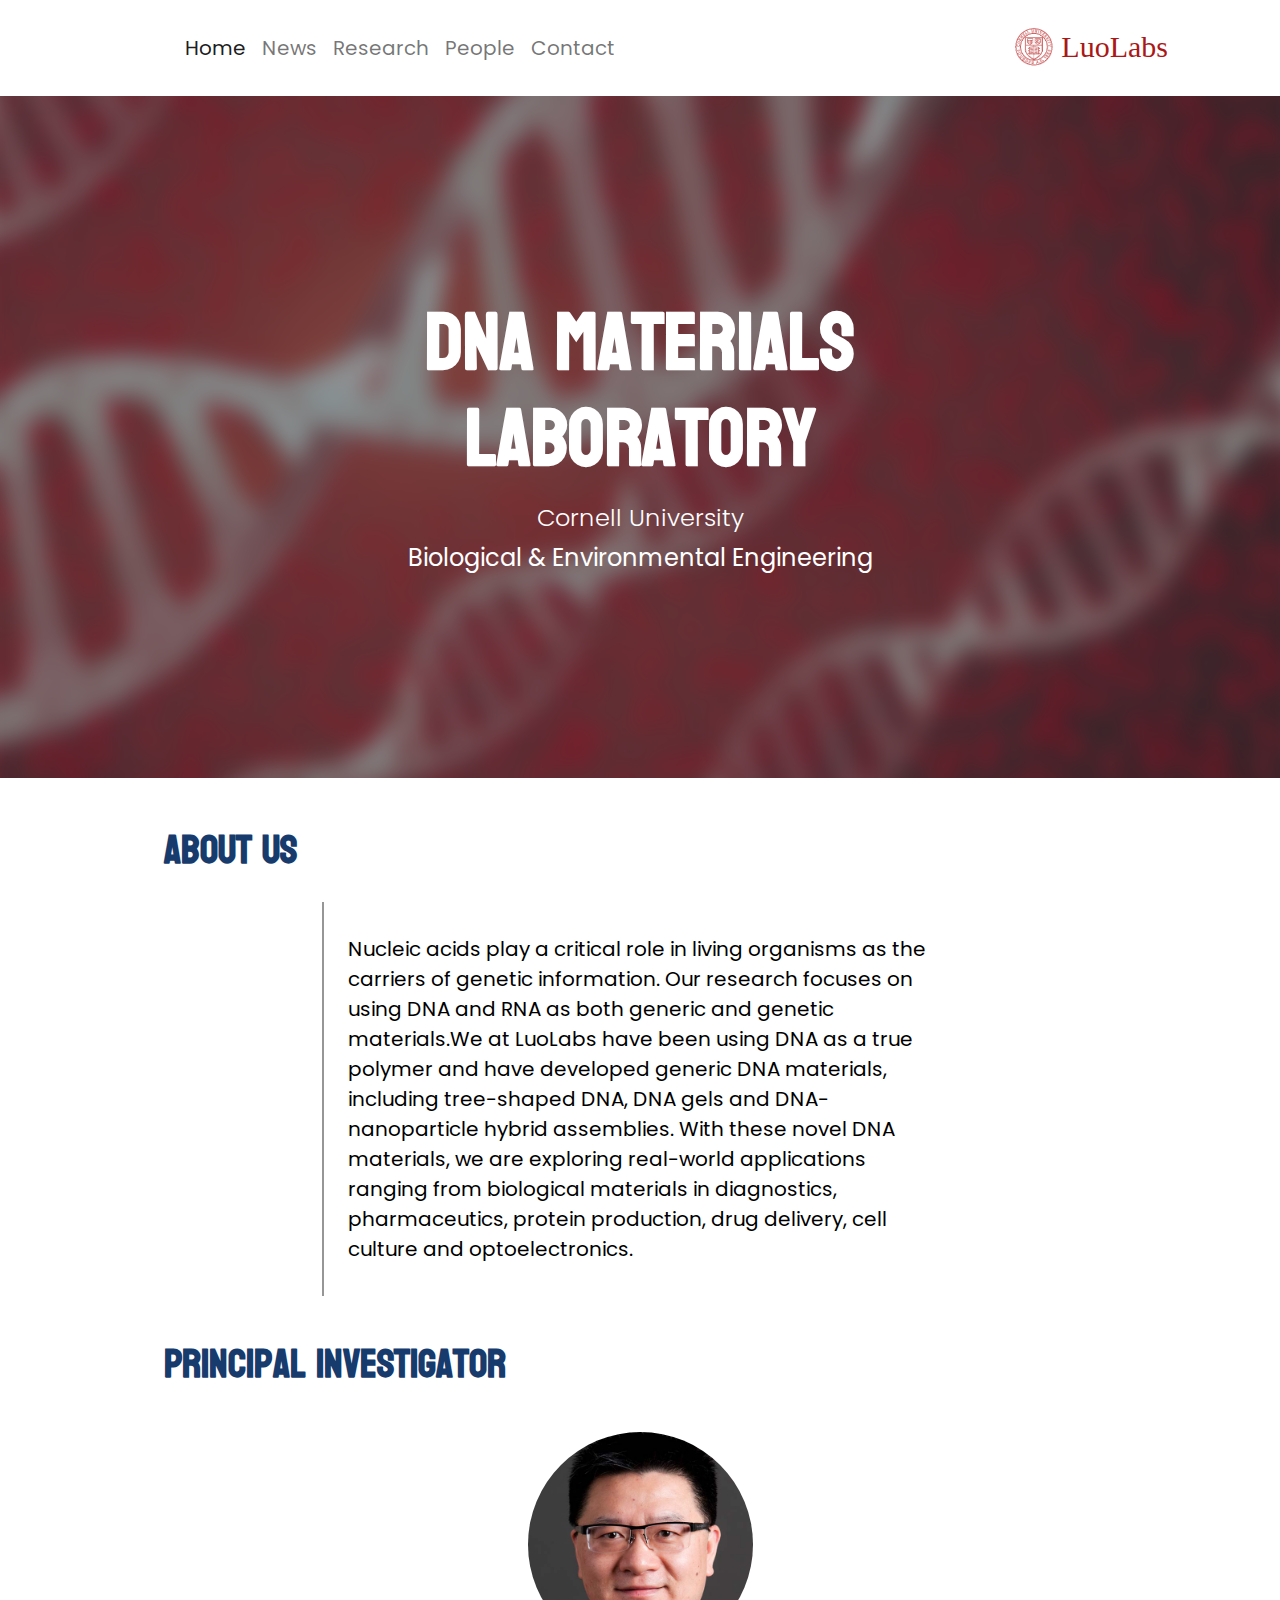
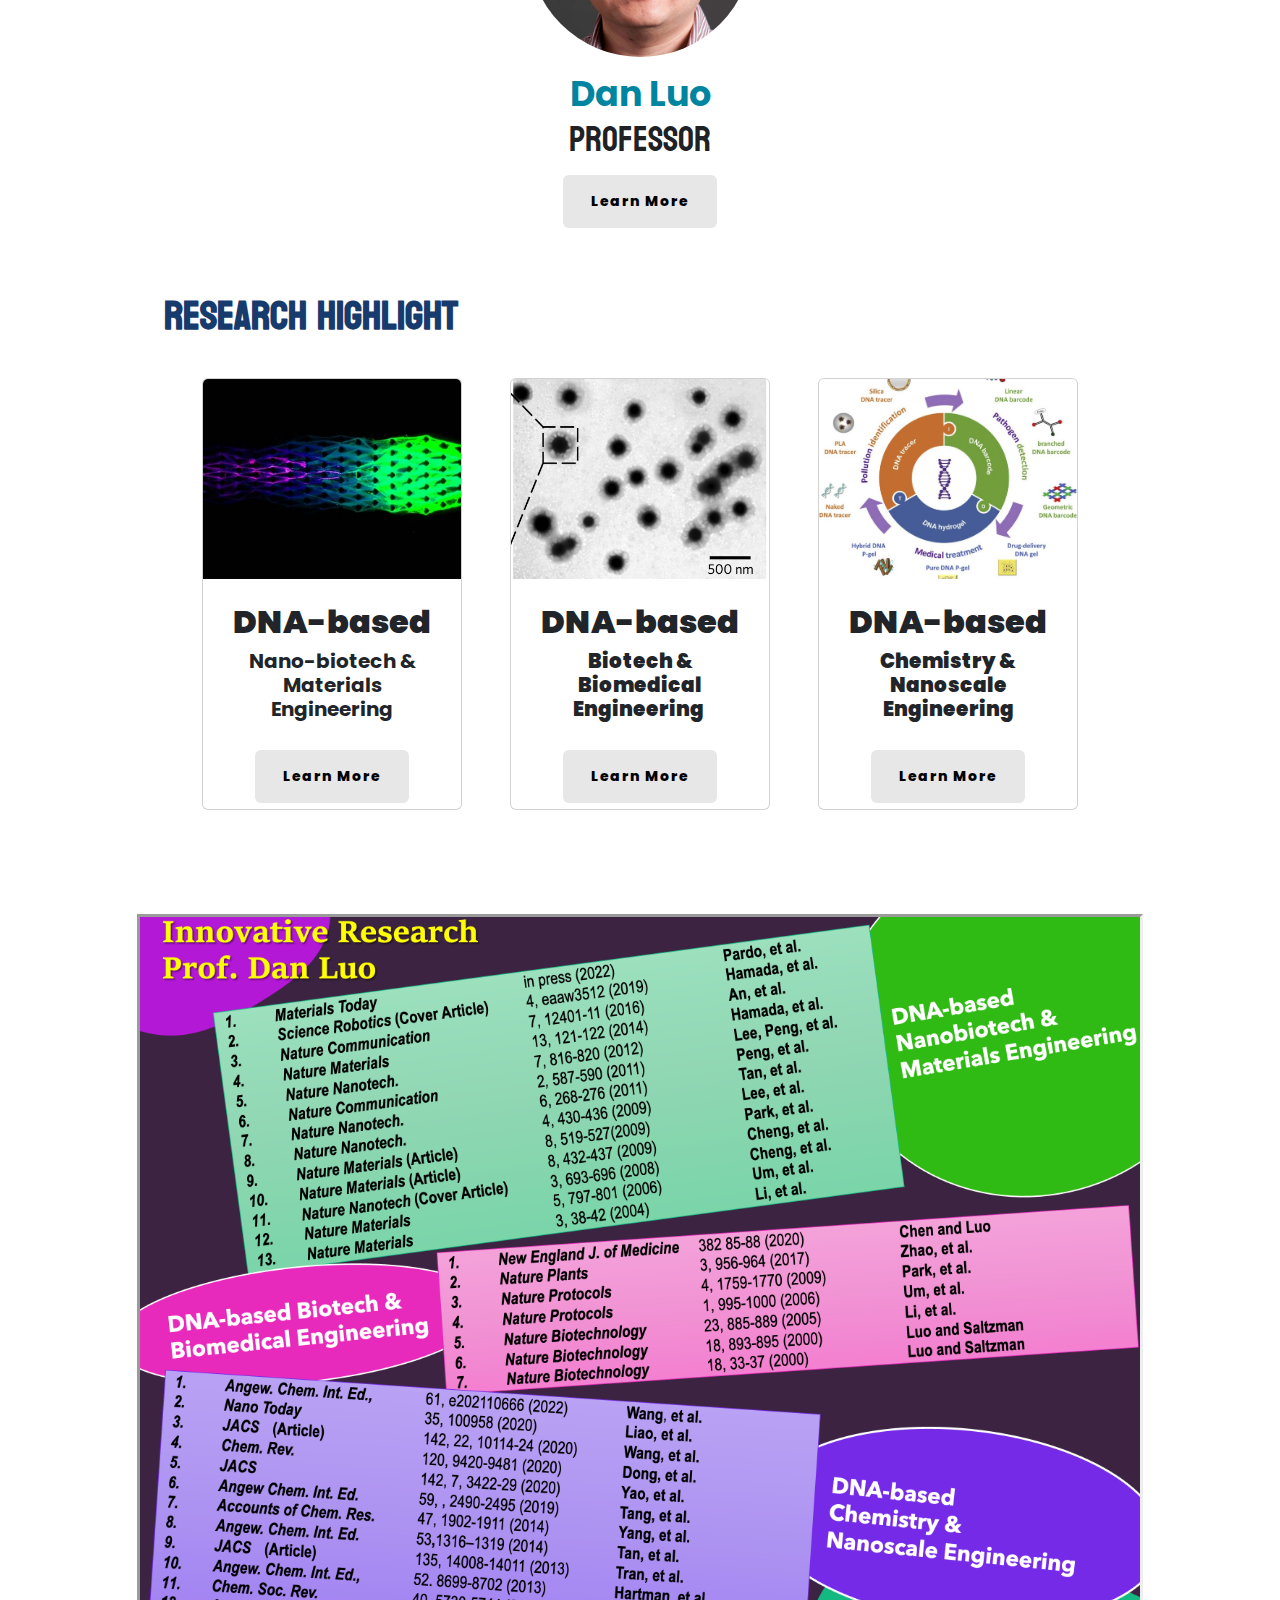
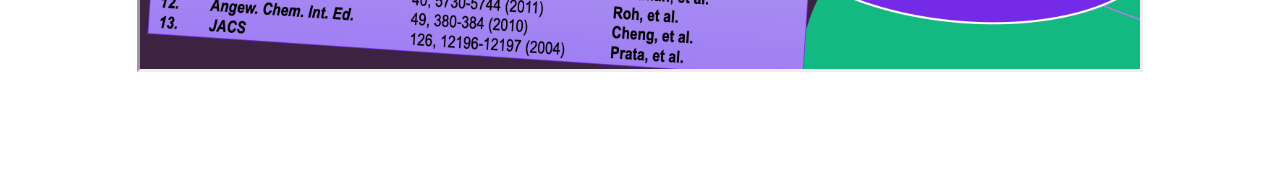
<file: index.html>
<!DOCTYPE html>
<html lang="en">

<head>
    <meta charset="utf-8">
    <meta name="viewport" content="width=device-width, initial-scale=1.0, shrink-to-fit=no">
    <title>LuoLabs</title>
    <link rel="stylesheet" href="assets/bootstrap/css/bootstrap.min.css">
    <link rel="stylesheet" href="https://fonts.googleapis.com/css?family=Almarai&amp;display=swap">
    <link rel="stylesheet" href="https://fonts.googleapis.com/css?family=Bayon&amp;display=swap">
    <link rel="stylesheet" href="assets/css/bootstrap-icons.css">
    <link rel="stylesheet" href="assets/css/boxicons.css">
    <link rel="stylesheet" href="https://fonts.googleapis.com/css?family=Lora:400,400i,700,700i&amp;display=swap">
    <link rel="stylesheet" href="https://fonts.googleapis.com/css?family=Poppins&amp;display=swap">
    <link rel="stylesheet" href="assets/css/animate.min.css">
    <link rel="stylesheet" href="assets/css/Navbar-With-Button-icons.css">
    <link rel="stylesheet" href="assets/css/vendor/aos/aos.css">
    <link rel="stylesheet" href="assets/css/vendor/bootstrap/css/bootstrap.min.css">
    <link rel="stylesheet" href="assets/css/vendor/bootstrap-icons/bootstrap-icons.css">
    <link rel="stylesheet" href="assets/css/vendor/boxicons/css/boxicons.min.css">
    <link rel="stylesheet" href="assets/css/vendor/glightbox/css/glightbox.min.css">
    <link rel="stylesheet" href="assets/css/vendor/swiper/swiper-bundle.min.css">
    <link rel="stylesheet" href="assets/css/css/style.css">
    <link rel="stylesheet" href="assets/css/styles-1.css">
    <link rel="stylesheet" href="assets/css/Articles-Cards-images.css">
    <link rel="stylesheet" href="assets/css/styles-2.css">
</head>

<body style="font-family: Poppins, sans-serif;">
    <nav class="navbar navbar-light navbar-expand-md py-3" style="text-align: center;">
        <div class="container"><a class="navbar-brand d-flex align-items-center" href="#"></a><button data-bs-toggle="collapse" class="navbar-toggler" data-bs-target="#navcol-1"><span class="visually-hidden">Toggle navigation</span><span class="navbar-toggler-icon"></span></button>
            <div class="collapse navbar-collapse" id="navcol-1" style="margin-left: 79px;font-family: Poppins, sans-serif;">
                <ul class="navbar-nav me-auto">
                    <li class="nav-item"><a class="nav-link active" data-bss-hover-animate="pulse" href="Main%20Page.html">Home</a></li>
                    <li class="nav-item"><a class="nav-link" data-bss-hover-animate="pulse" href="News.html">News</a></li>
                    <li class="nav-item"><a class="nav-link" data-bss-hover-animate="pulse" href="Research.html">Research</a></li>
                    <li class="nav-item"><a class="nav-link" data-bss-hover-animate="pulse" href="People.html">People</a></li>
                    <li class="nav-item"><a class="nav-link" data-bss-hover-animate="pulse" href="Contact.html">Contact</a></li>
                </ul><span class="navbar-text" style="font-size: 30px;font-family: Arvo, serif;text-align: left;color: rgb(170,23,23);border-style: none;border-bottom-style: none;margin-right: 30px;">
                    <picture><img src="assets/img/Other%20Image/Cornell_University_Logo.png" width="50" height="50" style="width: 50px;height: 50px;padding: 5px;margin-top: -7px;margin-right: 2px;"></picture>LuoLabs
                </span>
            </div>
        </div>
    </nav>
    <header class="masthead" style="background: url(&quot;assets/img/Other%20Image/Artboard%201.png&quot;) round;">
        <div class="container position-relative px-4 px-lg-5">
            <div class="row gx-4 gx-lg-5 justify-content-center">
                <div class="col-md-10 col-lg-8 col-xl-7">
                    <div class="page-heading">
                        <h1 style="font-family: Bayon, sans-serif;"><strong>DNA Materials Laboratory</strong></h1><span class="subheading" style="font-family: Poppins, sans-serif;line-height: 40.4px;">Cornell University<br><a href="https://cals.cornell.edu/biological-environmental-engineering"><strong><span style="color: rgb(255, 255, 255);">Biological &amp; Environmental Engineering</span></strong></a></span>
                    </div>
                </div>
            </div>
        </div>
    </header>
    <div class="container">
        <h1 style="font-family: Bayon, sans-serif;padding-left: 82px;padding-bottom: 20px;"><strong><span style="color: rgb(23, 59, 108);">ABOUT US</span></strong></h1>
    </div>
    <main class="mb-4">
        <div class="container px-4 px-lg-5">
            <div class="row gx-4 gx-lg-5 justify-content-center" style="padding-bottom: 20px;">
                <div class="col-md-10 col-lg-8 col-xl-7" style="border-radius: 0px;border-left: 2px solid rgb(150,150,150);">
                    <p style="font-family: Poppins, sans-serif;font-size: 20px;color: rgb(150,150,150);border-color: rgb(8,8,8);border-left: 0px solid rgb(150,150,150);"><span style="color: rgb(0, 0, 0); background-color: rgba(255, 255, 255, 0.65);">Nucleic acids play a critical role in living organisms as the carriers of genetic information. Our research focuses on using DNA and RNA as both generic and genetic materials.We at LuoLabs have been using DNA as a true polymer and have developed generic DNA materials, including tree-shaped DNA, DNA gels and DNA-nanoparticle hybrid assemblies. With these novel DNA materials, we are exploring real-world applications ranging from biological materials in diagnostics, pharmaceutics, protein production, drug delivery, cell culture and optoelectronics.</span></p>
                </div>
            </div>
        </div>
    </main>
    <div class="container">
        <h1 style="font-family: Bayon, sans-serif;padding-left: 82px;padding-bottom: 20px;margin-bottom: 24px;"><strong><span style="color: rgb(23, 59, 108);">Principal investigator</span></strong></h1>
    </div>
    <div class="container">
        <div class="col" style="text-align: center;">
            <div class="card border-0 shadow-none">
                <div class="card-body text-center d-flex flex-column align-items-center p-0" style="text-align: center;margin-bottom: 24px;"><img class="rounded-circle mb-3 fit-cover" width="225" height="225" src="assets/img/Profile%20Image/Luo_Faculty.jpg">
                    <h5 class="fw-bold text-primary card-title mb-0" style="font-family: Poppins, sans-serif;font-size: 35px;">Dan Luo</h5>
                    <p class="text-muted card-text mb-2" style="font-family: Bayon, sans-serif;font-size: 35px;margin-top: -1px;"><span style="color: rgb(32, 33, 36);">Professor</span></p><a class="btn btn-primary" role="button" style="background: rgb(231,231,231);font-family: Poppins, sans-serif;border-style: none;color: rgb(0,0,0);" href="People/Dan%20Luo.html">Learn More</a>
                </div>
            </div>
        </div>
    </div>
    <div class="container">
        <h1 style="font-family: Bayon, sans-serif;padding-left: 82px;padding-bottom: 30px;padding-right: 82px;margin-top: 40px;"><strong><span style="color: rgb(23, 59, 108);">ReSearch HIGHLIGHT</span></strong></h1>
        <div class="row gx-4 gx-lg-5 justify-content-center" style="padding-bottom: 20px;padding-right: 120px;padding-left: 120px;">
            <div class="col">
                <div class="card"><img class="card-img-top w-100 d-block fit-cover" style="height: 200px;" src="assets/img/Other%20Image/0410_lifelike_material_tnd.jpg">
                    <div class="card-body p-4" style="height: 230px;border-style: none;border-color: rgb(150,0,1);">
                        <h1 style="font-family: Poppins, sans-serif;font-size: 32px;text-align: center;"><strong>DNA-based</strong></h1>
                        <h4 class="card-title" style="font-family: Poppins;font-weight: bold;font-size: 20px;text-align: center;">Nano-biotech &amp; <br>Materials Engineering</h4>
                        <div class="col" style="text-align: center;padding-top: 21px;"><a class="btn btn-primary" role="button" style="background: rgb(231,231,231);font-family: Poppins, sans-serif;border-style: none;color: rgb(0,0,0);" href="Research.html/#nano_biotech">Learn More</a></div>
                    </div>
                </div>
            </div>
            <div class="col">
                <div class="card"><img class="card-img-top w-100 d-block fit-cover" style="height: 200px;" src="assets/img/Research%20Papers/Screenshot%202023-08-29%20at%2010.38.33%20PM.png">
                    <div class="card-body p-4" style="height: 230px;font-family: Poppins, sans-serif;">
                        <h1 style="font-family: Poppins, sans-serif;font-size: 32px;text-align: center;"><strong>DNA-based</strong></h1>
                        <h4 class="card-title" style="font-family: Poppins, sans-serif;font-size: 20px;text-align: center;"><strong>Biotech &amp; Biomedical Engineering&nbsp;</strong></h4>
                        <div class="col" style="text-align: center;padding-top: 21px;"><a class="btn btn-primary" role="button" style="background: rgb(231,231,231);font-family: Poppins, sans-serif;border-style: none;color: rgb(0,0,0);" href="Research.html/#biomed">Learn More</a></div>
                    </div>
                </div>
            </div>
            <div class="col" style="padding-bottom: 24px;">
                <div class="card"><img class="card-img-top w-100 d-block fit-cover" style="height: 200px;" src="assets/img/Research%20Papers/1-s2.0-S1748013220301274-fx1_lrg.jpg" width="306" height="200">
                    <div class="card-body p-4" style="height: 230px;padding: 24px;">
                        <h1 style="font-family: Poppins, sans-serif;font-size: 32px;text-align: center;"><strong>DNA-based</strong></h1>
                        <h4 class="card-title" style="font-family: Poppins, sans-serif;font-size: 20px;text-align: center;"><strong>Chemistry &amp; </strong><br><strong>Nanoscale Engineering</strong></h4>
                        <div class="col" style="text-align: center;padding-top: 21px;"><a class="btn btn-primary" role="button" style="background: rgb(231,231,231);font-family: Poppins, sans-serif;border-style: none;color: rgb(0,0,0);" href="Research.html/#chem">Learn More</a></div>
                    </div>
                </div>
            </div>
        </div>
    </div>
    <div class="container" style="text-align: center;padding-top: 60px;padding-bottom: 120px;"><img src="assets/img/Screenshot%202023-09-07%20at%209.08.06%20PM.png" style="padding-top: 0px;padding-bottom: 0px;border-style: inset;"></div>
    <script src="assets/bootstrap/js/bootstrap.min.js"></script>
    <script src="assets/js/bs-init.js"></script>
    <script src="assets/js/vendor/purecounter/purecounter_vanilla.js"></script>
    <script src="assets/js/vendor/aos/aos.js"></script>
    <script src="assets/js/vendor/bootstrap/js/bootstrap.bundle.min.js"></script>
    <script src="assets/js/vendor/glightbox/js/glightbox.min.js"></script>
    <script src="assets/js/vendor/isotope-layout/isotope.pkgd.min.js"></script>
    <script src="assets/js/vendor/swiper/swiper-bundle.min.js"></script>
    <script src="assets/js/vendor/typed.js/typed.min.js"></script>
    <script src="assets/js/vendor/waypoints/noframework.waypoints.js"></script>
    <script src="assets/js/vendor/php-email-form/validate.js"></script>
    <script src="assets/js/js/main.js"></script>
    <script src="https://cdn.jsdelivr.net/npm/bootstrap@5.2.3/dist/js/bootstrap.bundle.min.js"></script>
    <script src="assets/js/scripts.js"></script>
</body>

</html>
</file>
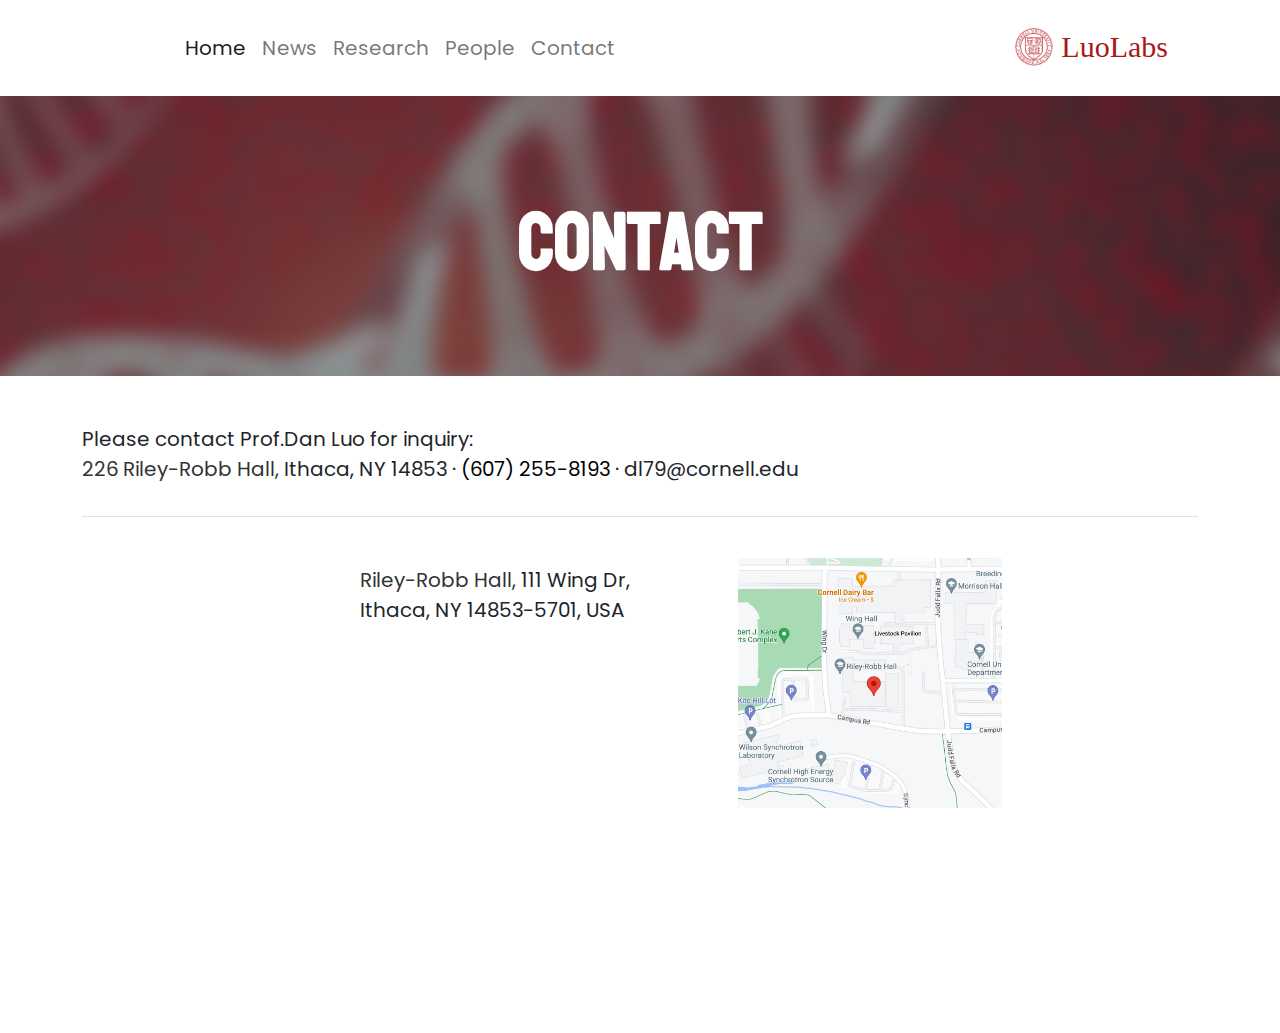
<file: Contact.html>
<!DOCTYPE html>
<html lang="en">

<head>
    <meta charset="utf-8">
    <meta name="viewport" content="width=device-width, initial-scale=1.0, shrink-to-fit=no">
    <title>LuoLabs</title>
    <link rel="stylesheet" href="assets/bootstrap/css/bootstrap.min.css">
    <link rel="stylesheet" href="https://fonts.googleapis.com/css?family=Almarai&amp;display=swap">
    <link rel="stylesheet" href="https://fonts.googleapis.com/css?family=Bayon&amp;display=swap">
    <link rel="stylesheet" href="assets/css/bootstrap-icons.css">
    <link rel="stylesheet" href="assets/css/boxicons.css">
    <link rel="stylesheet" href="https://fonts.googleapis.com/css?family=Lora:400,400i,700,700i&amp;display=swap">
    <link rel="stylesheet" href="https://fonts.googleapis.com/css?family=Poppins&amp;display=swap">
    <link rel="stylesheet" href="assets/css/animate.min.css">
    <link rel="stylesheet" href="assets/css/Navbar-With-Button-icons.css">
    <link rel="stylesheet" href="assets/css/vendor/aos/aos.css">
    <link rel="stylesheet" href="assets/css/vendor/bootstrap/css/bootstrap.min.css">
    <link rel="stylesheet" href="assets/css/vendor/bootstrap-icons/bootstrap-icons.css">
    <link rel="stylesheet" href="assets/css/vendor/boxicons/css/boxicons.min.css">
    <link rel="stylesheet" href="assets/css/vendor/glightbox/css/glightbox.min.css">
    <link rel="stylesheet" href="assets/css/vendor/swiper/swiper-bundle.min.css">
    <link rel="stylesheet" href="assets/css/css/style.css">
    <link rel="stylesheet" href="assets/css/styles-1.css">
    <link rel="stylesheet" href="assets/css/Articles-Cards-images.css">
    <link rel="stylesheet" href="assets/css/styles-2.css">
</head>

<body>
    <nav class="navbar navbar-light navbar-expand-md py-3" style="text-align: center;">
        <div class="container"><a class="navbar-brand d-flex align-items-center" href="#"></a><button data-bs-toggle="collapse" class="navbar-toggler" data-bs-target="#navcol-1"><span class="visually-hidden">Toggle navigation</span><span class="navbar-toggler-icon"></span></button>
            <div class="collapse navbar-collapse" id="navcol-1" style="margin-left: 79px;font-family: Poppins, sans-serif;">
                <ul class="navbar-nav me-auto">
                    <li class="nav-item"><a class="nav-link active" data-bss-hover-animate="pulse" href="Main%20Page.html">Home</a></li>
                    <li class="nav-item"><a class="nav-link" data-bss-hover-animate="pulse" href="News.html">News</a></li>
                    <li class="nav-item"><a class="nav-link" data-bss-hover-animate="pulse" href="Research.html">Research</a></li>
                    <li class="nav-item"><a class="nav-link" data-bss-hover-animate="pulse" href="People.html">People</a></li>
                    <li class="nav-item"><a class="nav-link" data-bss-hover-animate="pulse" href="Contact.html">Contact</a></li>
                </ul><span class="navbar-text" style="font-size: 30px;font-family: Arvo, serif;text-align: left;color: rgb(170,23,23);border-style: none;border-bottom-style: none;margin-right: 30px;">
                    <picture><img src="assets/img/Other%20Image/Cornell_University_Logo.png" width="50" height="50" style="width: 50px;height: 50px;padding: 5px;margin-top: -7px;margin-right: 2px;"></picture>LuoLabs
                </span>
            </div>
        </div>
    </nav>
    <header class="masthead" style="background: url(&quot;assets/img/Other%20Image/Artboard%201.png&quot;) repeat-x;height: 280px;padding-bottom: 100px;padding-top: 100px;background-size: cover;filter: blur(0px);">
        <div class="container position-relative px-4 px-lg-5" style="text-align: center;filter: blur(0px);">
            <div class="row gx-4 gx-lg-5 justify-content-center">
                <div class="col-md-10 col-lg-8 col-xl-7">
                    <div class="page-heading">
                        <h1 style="font-family: Bayon, sans-serif;text-align: center;"><strong>Contact</strong></h1>
                    </div>
                </div>
            </div>
        </div>
    </header>
    <div class="container">
        <p style="font-family: Poppins, sans-serif;">Please contact Prof.Dan Luo for inquiry:<br><span style="color: rgb(51, 51, 51);">226 Riley-Robb Hall,&nbsp;</span>Ithaca, NY 14853&nbsp;<span style="color: rgb(32, 33, 34);">·&nbsp;</span><span style="color: rgb(0, 0, 0);">(607) 255-8193&nbsp;</span><span style="color: rgb(32, 33, 34);">·&nbsp;</span>dl79@cornell.edu</p>
        <hr>
    </div>
    <div class="row" style="padding-right: 60px;padding-left: 60px;height: 300px;margin-bottom: 200px;">
        <div class="col">
            <p style="font-family: Poppins, sans-serif;width: 323.5px;margin-left: 300px;margin-bottom: 33px;"><span style="color: rgb(51, 51, 51);">Riley-Robb Hall,&nbsp;</span>111 Wing Dr, Ithaca, NY 14853-5701, USA</p>
        </div>
        <div class="col"><img style="height: 250px;max-height: 300px;margin-top: 25px;margin-right: 0px;margin-left: 30px;" src="assets/img/Screenshot%202023-09-05%20at%203.07.04%20PM.png"></div>
    </div>
    <script src="assets/bootstrap/js/bootstrap.min.js"></script>
    <script src="assets/js/bs-init.js"></script>
    <script src="assets/js/vendor/purecounter/purecounter_vanilla.js"></script>
    <script src="assets/js/vendor/aos/aos.js"></script>
    <script src="assets/js/vendor/bootstrap/js/bootstrap.bundle.min.js"></script>
    <script src="assets/js/vendor/glightbox/js/glightbox.min.js"></script>
    <script src="assets/js/vendor/isotope-layout/isotope.pkgd.min.js"></script>
    <script src="assets/js/vendor/swiper/swiper-bundle.min.js"></script>
    <script src="assets/js/vendor/typed.js/typed.min.js"></script>
    <script src="assets/js/vendor/waypoints/noframework.waypoints.js"></script>
    <script src="assets/js/vendor/php-email-form/validate.js"></script>
    <script src="assets/js/js/main.js"></script>
    <script src="https://cdn.jsdelivr.net/npm/bootstrap@5.2.3/dist/js/bootstrap.bundle.min.js"></script>
    <script src="assets/js/scripts.js"></script>
</body>

</html>
</file>
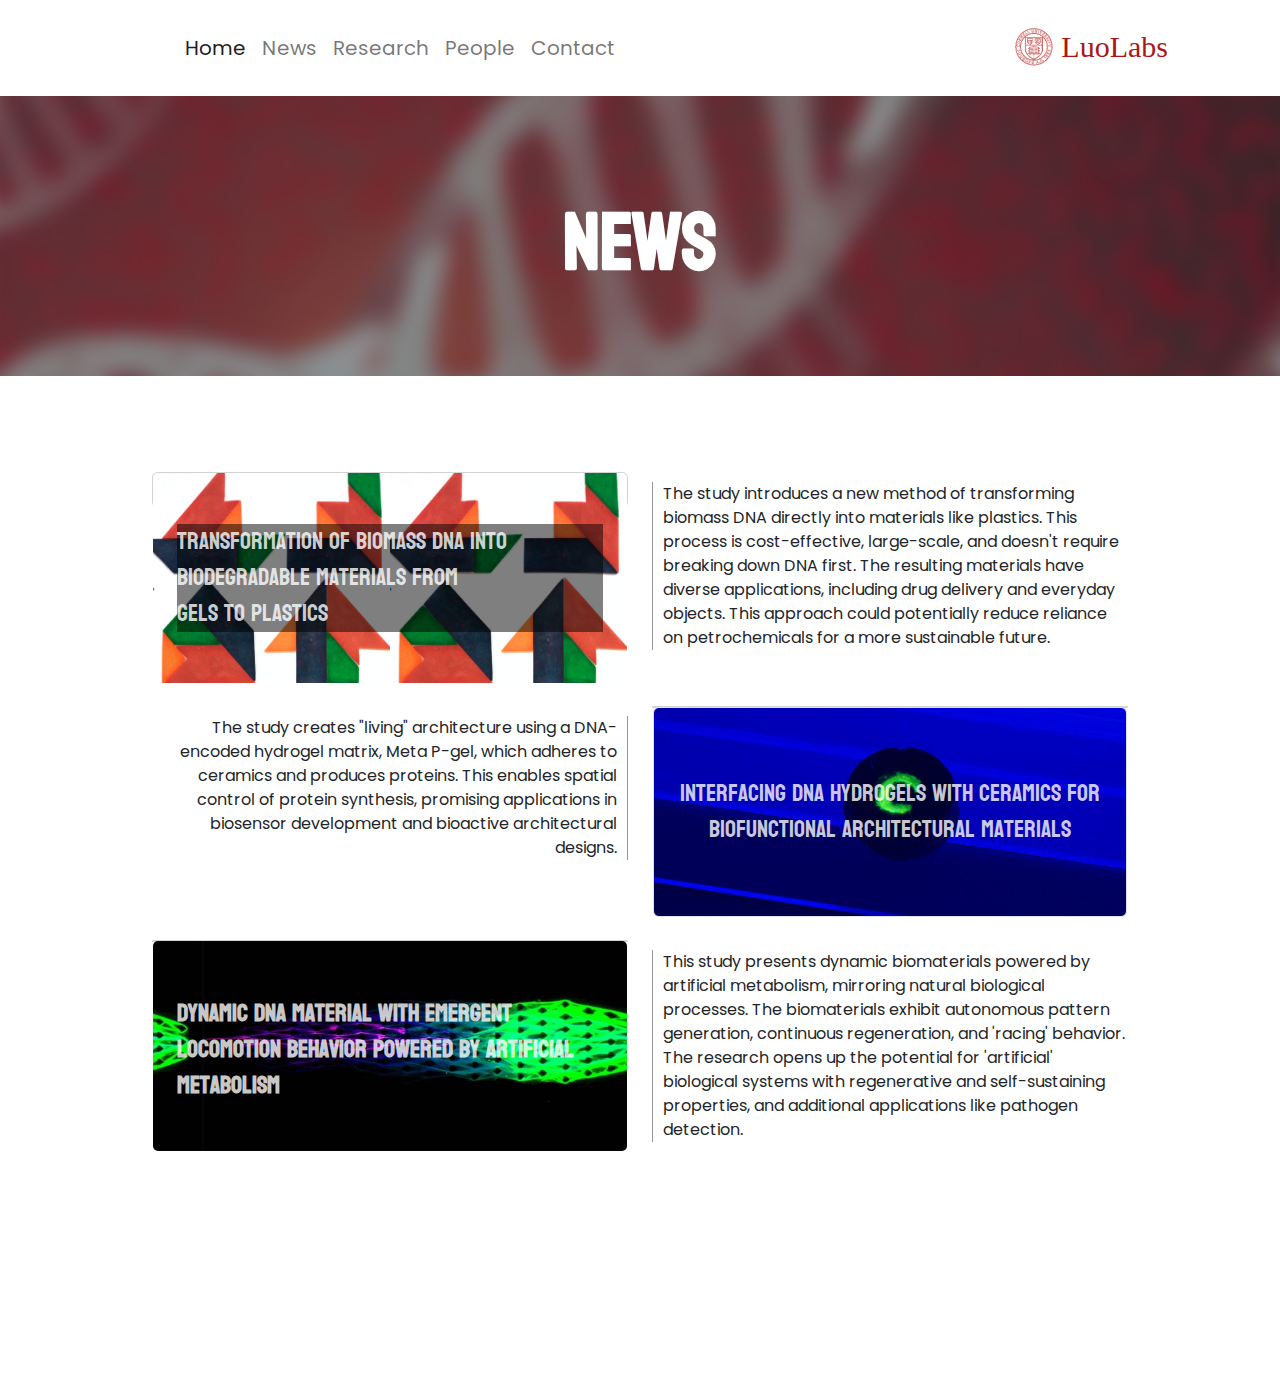
<file: News.html>
<!DOCTYPE html>
<html lang="en">

<head>
    <meta charset="utf-8">
    <meta name="viewport" content="width=device-width, initial-scale=1.0, shrink-to-fit=no">
    <title>LuoLabs</title>
    <link rel="stylesheet" href="assets/bootstrap/css/bootstrap.min.css">
    <link rel="stylesheet" href="https://fonts.googleapis.com/css?family=Almarai&amp;display=swap">
    <link rel="stylesheet" href="https://fonts.googleapis.com/css?family=Bayon&amp;display=swap">
    <link rel="stylesheet" href="assets/css/bootstrap-icons.css">
    <link rel="stylesheet" href="assets/css/boxicons.css">
    <link rel="stylesheet" href="https://fonts.googleapis.com/css?family=Lora:400,400i,700,700i&amp;display=swap">
    <link rel="stylesheet" href="https://fonts.googleapis.com/css?family=Poppins&amp;display=swap">
    <link rel="stylesheet" href="assets/css/animate.min.css">
    <link rel="stylesheet" href="assets/css/Navbar-With-Button-icons.css">
    <link rel="stylesheet" href="assets/css/vendor/aos/aos.css">
    <link rel="stylesheet" href="assets/css/vendor/bootstrap/css/bootstrap.min.css">
    <link rel="stylesheet" href="assets/css/vendor/bootstrap-icons/bootstrap-icons.css">
    <link rel="stylesheet" href="assets/css/vendor/boxicons/css/boxicons.min.css">
    <link rel="stylesheet" href="assets/css/vendor/glightbox/css/glightbox.min.css">
    <link rel="stylesheet" href="assets/css/vendor/swiper/swiper-bundle.min.css">
    <link rel="stylesheet" href="assets/css/css/style.css">
    <link rel="stylesheet" href="assets/css/styles-1.css">
    <link rel="stylesheet" href="assets/css/Articles-Cards-images.css">
    <link rel="stylesheet" href="assets/css/styles-2.css">
</head>

<body>
    <nav class="navbar navbar-light navbar-expand-md py-3" style="text-align: center;">
        <div class="container"><a class="navbar-brand d-flex align-items-center" href="#"></a><button data-bs-toggle="collapse" class="navbar-toggler" data-bs-target="#navcol-1"><span class="visually-hidden">Toggle navigation</span><span class="navbar-toggler-icon"></span></button>
            <div class="collapse navbar-collapse" id="navcol-1" style="margin-left: 79px;font-family: Poppins, sans-serif;">
                <ul class="navbar-nav me-auto">
                    <li class="nav-item"><a class="nav-link active" data-bss-hover-animate="pulse" href="Main%20Page.html">Home</a></li>
                    <li class="nav-item"><a class="nav-link" data-bss-hover-animate="pulse" href="News.html">News</a></li>
                    <li class="nav-item"><a class="nav-link" data-bss-hover-animate="pulse" href="Research.html">Research</a></li>
                    <li class="nav-item"><a class="nav-link" data-bss-hover-animate="pulse" href="People.html">People</a></li>
                    <li class="nav-item"><a class="nav-link" data-bss-hover-animate="pulse" href="Contact.html">Contact</a></li>
                </ul><span class="navbar-text" style="font-size: 30px;font-family: Arvo, serif;text-align: left;color: rgb(170,23,23);border-style: none;border-bottom-style: none;margin-right: 30px;">
                    <picture><img src="assets/img/Other%20Image/Cornell_University_Logo.png" width="50" height="50" style="width: 50px;height: 50px;padding: 5px;margin-top: -7px;margin-right: 2px;"></picture>LuoLabs
                </span>
            </div>
        </div>
    </nav>
    <header class="masthead" style="background: url(&quot;assets/img/Other%20Image/Artboard%201.png&quot;) repeat-x;height: 280px;padding-bottom: 100px;padding-top: 100px;background-size: cover;">
        <div class="container position-relative px-4 px-lg-5" style="text-align: center;">
            <div class="row gx-4 gx-lg-5 justify-content-center">
                <div class="col-md-10 col-lg-8 col-xl-7">
                    <div class="page-heading">
                        <h1 style="font-family: Bayon, sans-serif;text-align: center;"><strong>NEWS</strong></h1>
                    </div>
                </div>
            </div>
        </div>
    </header>
    <div class="container d-flex flex-column align-items-center py-4 py-xl-5" style="width: 1178px;">
        <div class="row gy-4 row-cols-1 row-cols-md-2 mw-100" style="max-width: 800px;padding-right: 0px;width: 1000px;">
            <div class="col order-md-first" style="position: relative;display: block;">
                <div class="card">
                    <div class="card-img-overlay text-center d-flex flex-column justify-content-center align-items-center p-4" style="height: 210.42px;background: url(&quot;assets/img/Other%20Image/Screenshot%202023-05-23%20at%2010.50.37%20PM.png&quot;) round, rgba(37,37,37,0.5);background-size: contain, auto;">
                        <p style="color: rgba(255,255,255,0.80);font-size: 24px;font-family: Bayon, sans-serif;text-align: left;background: rgba(0,0,0,0.5);">Transformation of Biomass DNA into Biodegradable Materials from<br>Gels to Plastics</p>
                    </div>
                    <div class="card-body border rounded" style="background: url(Other Image/Screenshot 2023-05-23 at 10.50.37 PM.pnger / contain repeat-x;height: 210px;"></div>
                </div>
            </div>
            <div class="col" style="position: relative;display: block;">
                <p style="font-size: 16px;font-family: Poppins, sans-serif;text-align: left;padding: 0px;transform: translate(0px);padding-top: 0px;padding-left: 10px;margin-top: 10px;border-left: 1px solid rgb(150,150,150);">The study introduces a new method of transforming biomass DNA directly into materials like plastics. This process is cost-effective, large-scale, and doesn't require breaking down DNA first. The resulting materials have diverse applications, including drug delivery and everyday objects. This approach could potentially reduce reliance on petrochemicals for a more sustainable future.</p>
            </div>
            <div class="col" style="height: 210px;position: relative;">
                <p style="font-family: Poppins, sans-serif;padding: 0px;text-align: right;font-size: 16px;padding-right: 10px;margin-top: 10px;border-right: 1px solid rgb(150,150,150);border-left-width: 1px;border-left-color: rgb(150,150,150);">The study creates "living" architecture using a DNA-encoded hydrogel matrix, Meta P-gel, which adheres to ceramics and produces proteins. This enables spatial control of protein synthesis, promising applications in biosensor development and bioactive architectural designs.</p>
            </div>
            <div class="col" style="position: relative;">
                <div class="card">
                    <div class="card-img-overlay text-center border rounded d-flex flex-column justify-content-center align-items-center p-4" style="background: url(&quot;assets/img/Other%20Image/Polybrick+3.0+3.jpg&quot;) center / cover;height: 210px;">
                        <p style="color: rgba(255,255,255,0.80);font-family: Bayon, sans-serif;font-size: 24px;">Interfacing DNA hydrogels with ceramics for biofunctional architectural materials</p>
                    </div>
                </div>
            </div>
            <div class="col" style="position: relative;">
                <div class="card">
                    <div class="card-img-overlay text-center d-flex flex-column justify-content-center align-items-center p-4" style="height: 210.42px;background: url(&quot;assets/img/Other%20Image/0410_lifelike_material_tnd.jpg&quot;) center / contain round;">
                        <h4></h4>
                        <p style="text-align: left;color: rgba(255,255,255,0.8);font-size: 24px;font-family: Bayon, sans-serif;font-weight: bold;">Dynamic DNA material with emergent locomotion behavior powered by artificial metabolism</p>
                    </div>
                </div>
            </div>
            <div class="col" style="height: 210px;position: relative;display: block;">
                <p style="font-family: Poppins, sans-serif;text-align: left;padding: 0px;font-size: 16px;padding-left: 10px;margin-top: 10px;border-right-width: 1px;border-right-color: rgb(150,150,150);border-left: 1px solid rgb(150,150,150);">This study presents dynamic biomaterials powered by artificial metabolism, mirroring natural biological processes. The biomaterials exhibit autonomous pattern generation, continuous regeneration, and 'racing' behavior. The research opens up the potential for 'artificial' biological systems with regenerative and self-sustaining properties, and additional applications like pathogen detection.</p>
            </div>
        </div>
        <footer class="text-center"></footer>
        <footer></footer>
    </div>
    <script src="assets/bootstrap/js/bootstrap.min.js"></script>
    <script src="assets/js/bs-init.js"></script>
    <script src="assets/js/vendor/purecounter/purecounter_vanilla.js"></script>
    <script src="assets/js/vendor/aos/aos.js"></script>
    <script src="assets/js/vendor/bootstrap/js/bootstrap.bundle.min.js"></script>
    <script src="assets/js/vendor/glightbox/js/glightbox.min.js"></script>
    <script src="assets/js/vendor/isotope-layout/isotope.pkgd.min.js"></script>
    <script src="assets/js/vendor/swiper/swiper-bundle.min.js"></script>
    <script src="assets/js/vendor/typed.js/typed.min.js"></script>
    <script src="assets/js/vendor/waypoints/noframework.waypoints.js"></script>
    <script src="assets/js/vendor/php-email-form/validate.js"></script>
    <script src="assets/js/js/main.js"></script>
    <script src="https://cdn.jsdelivr.net/npm/bootstrap@5.2.3/dist/js/bootstrap.bundle.min.js"></script>
    <script src="assets/js/scripts.js"></script>
</body>

</html>
</file>
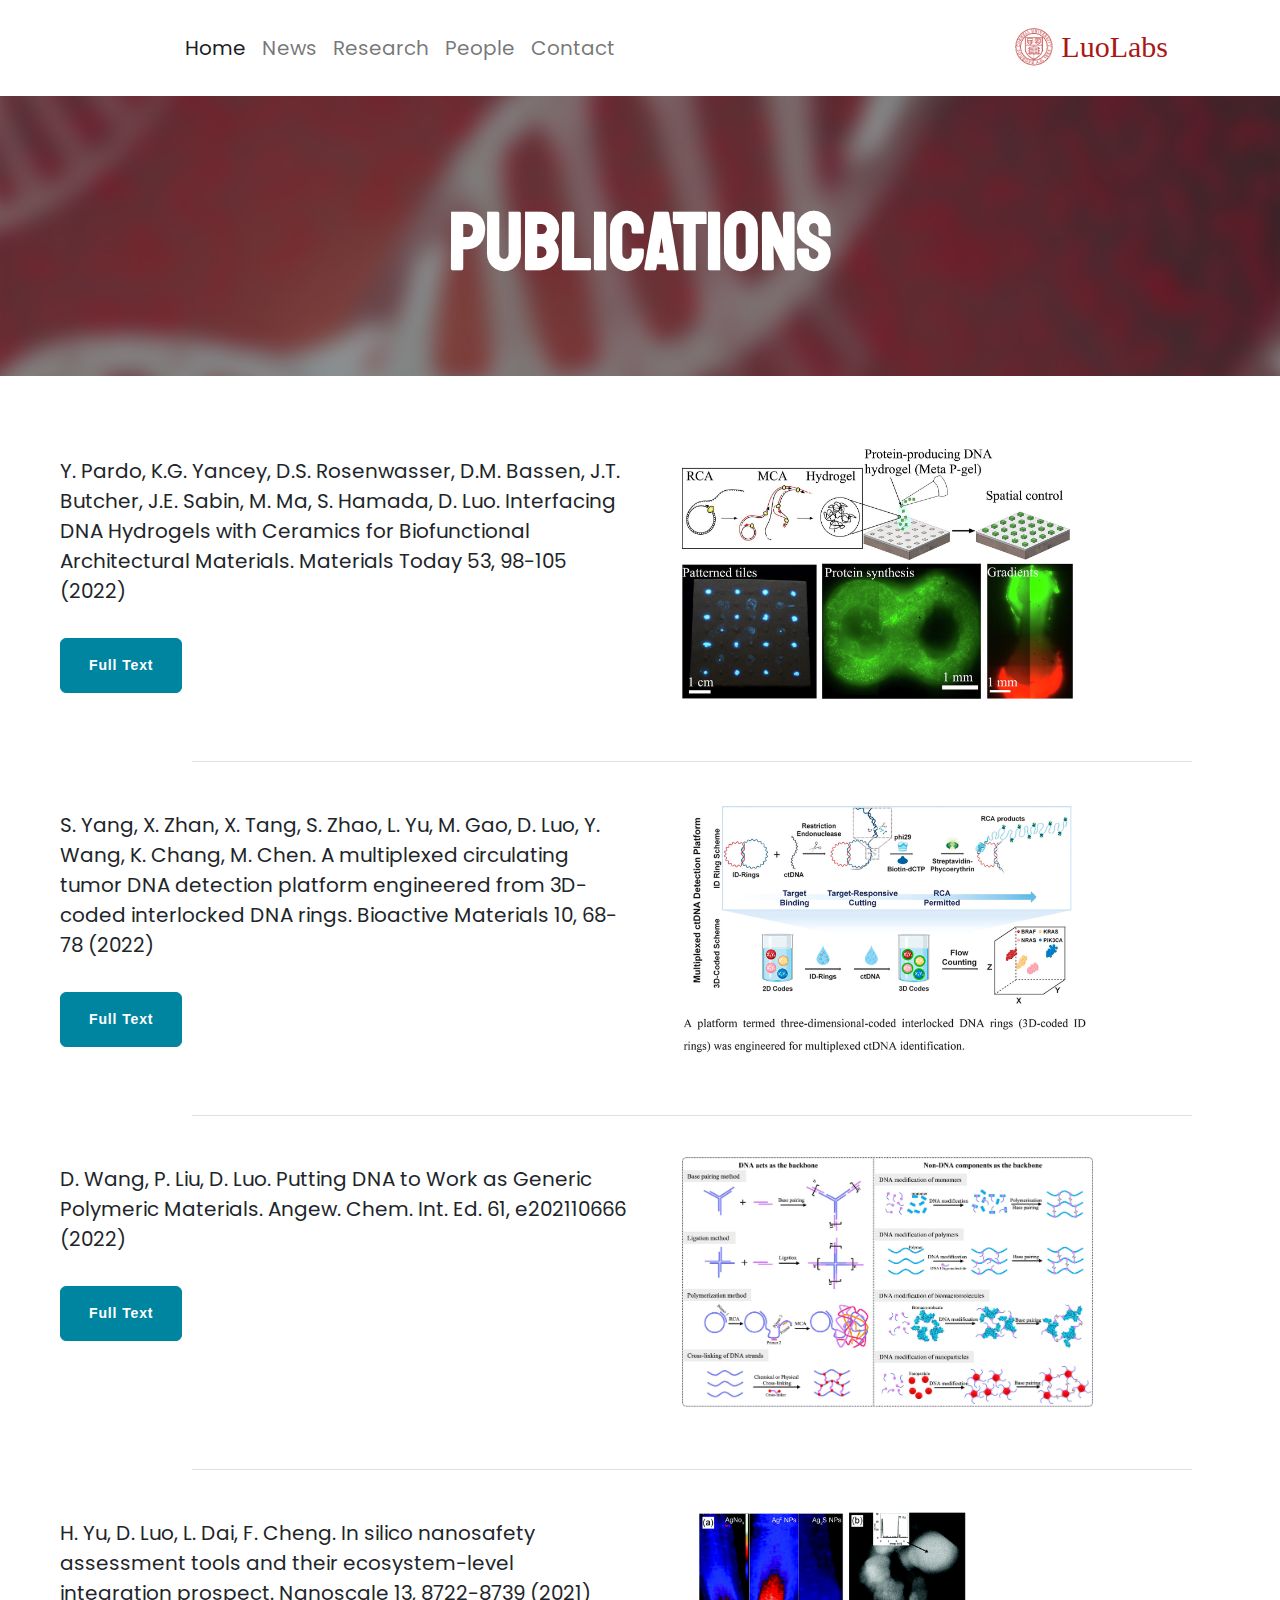
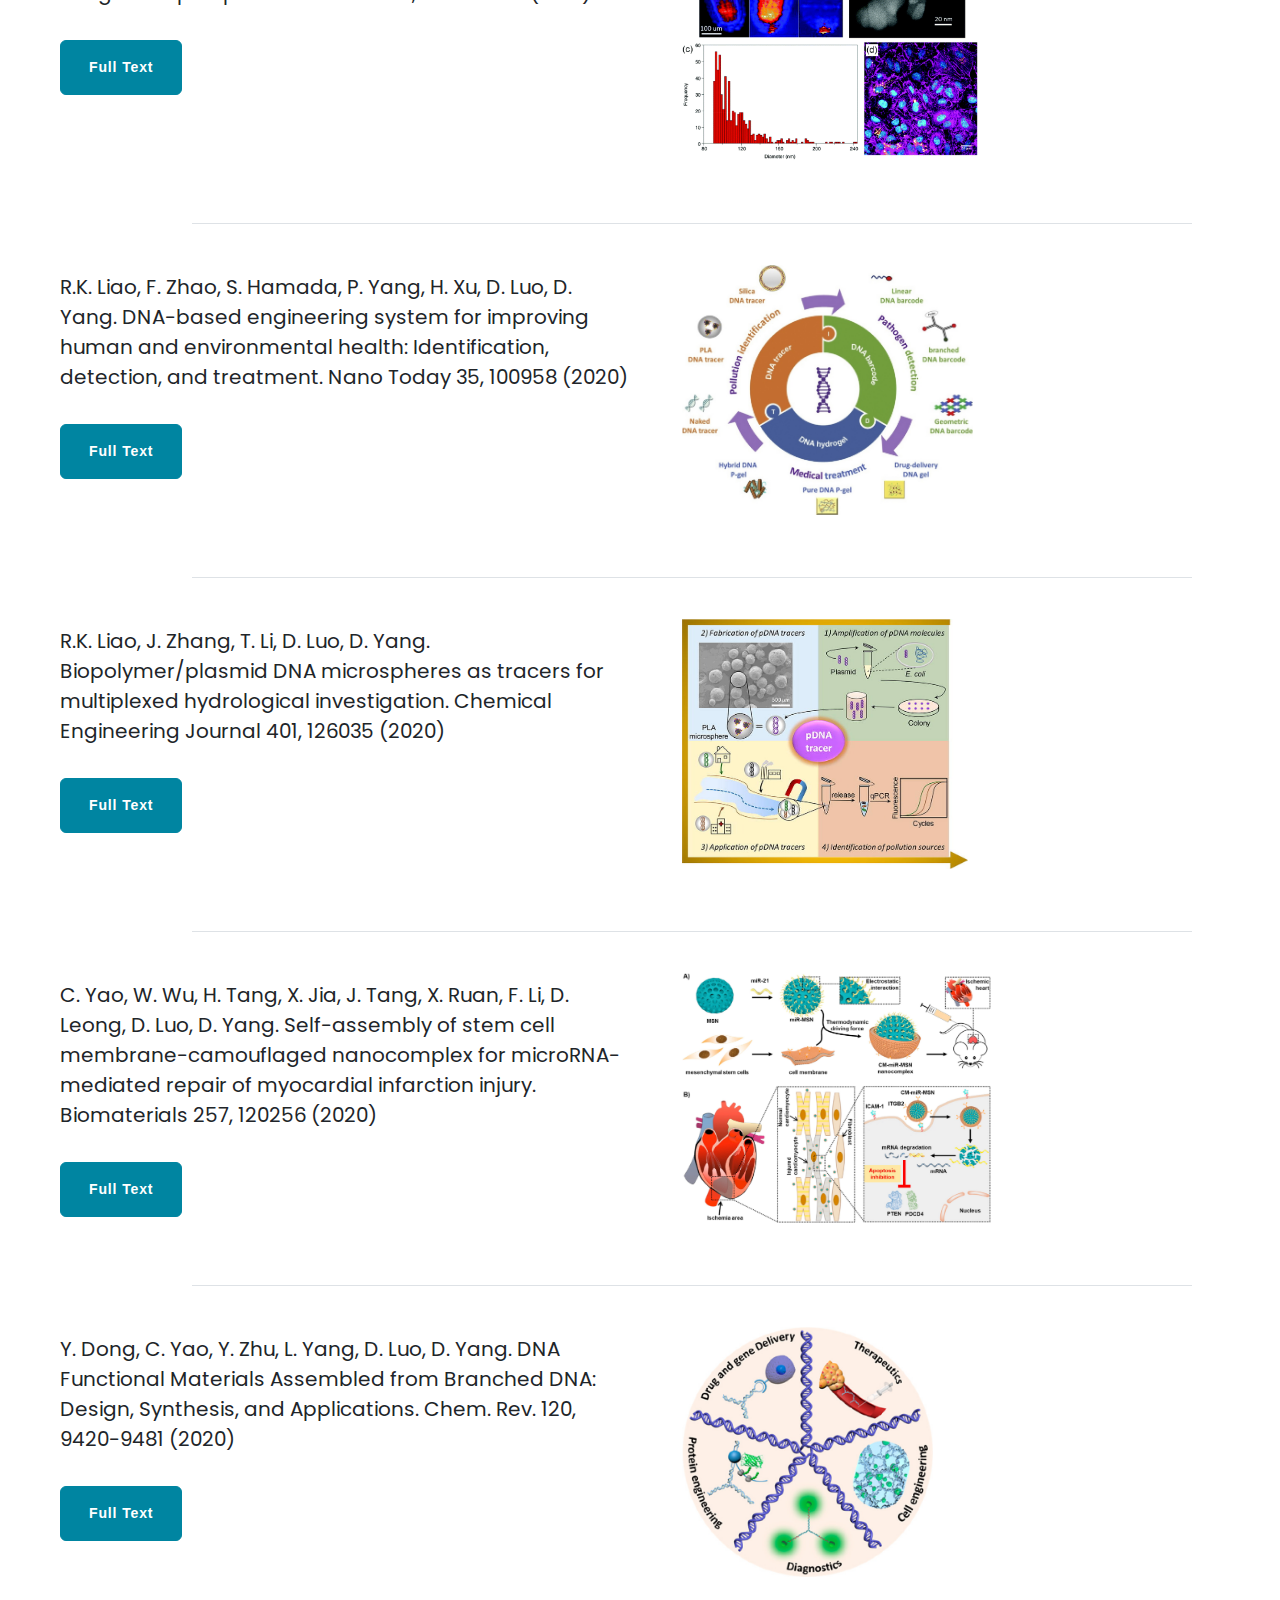
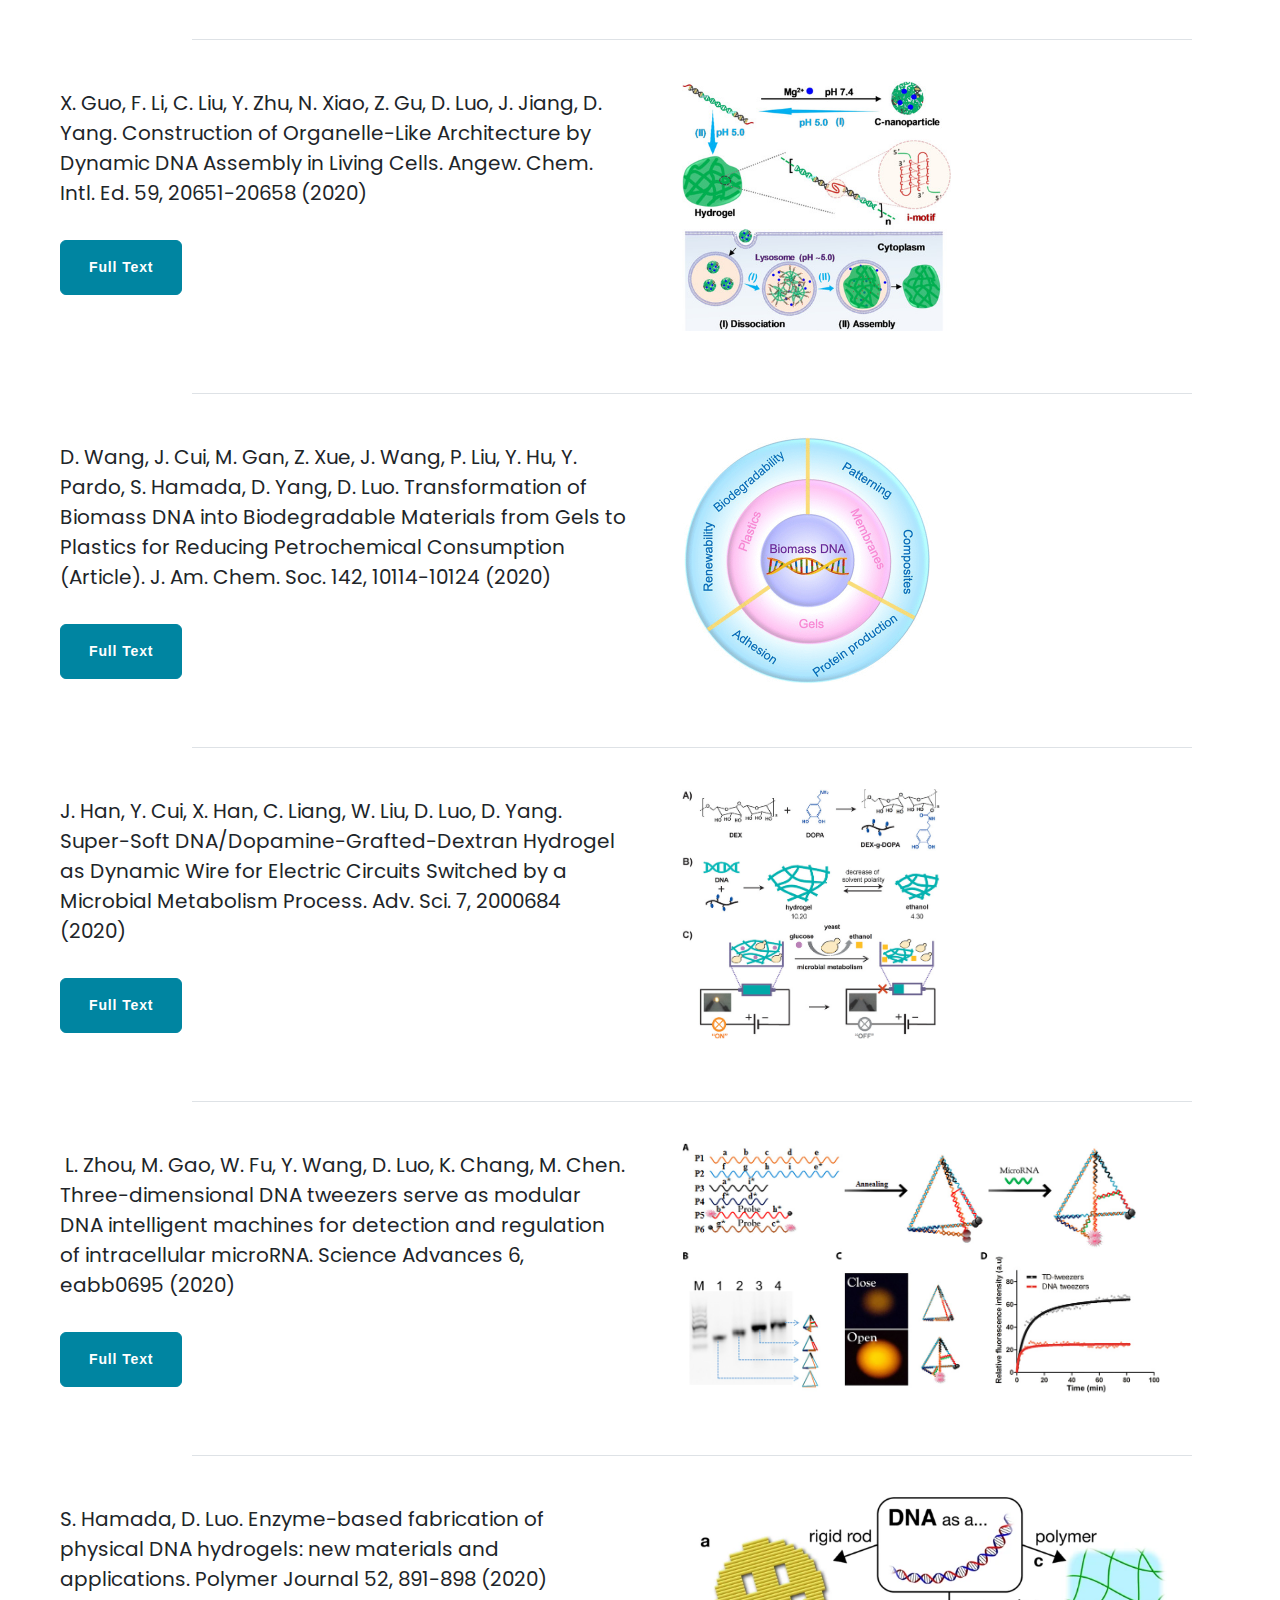
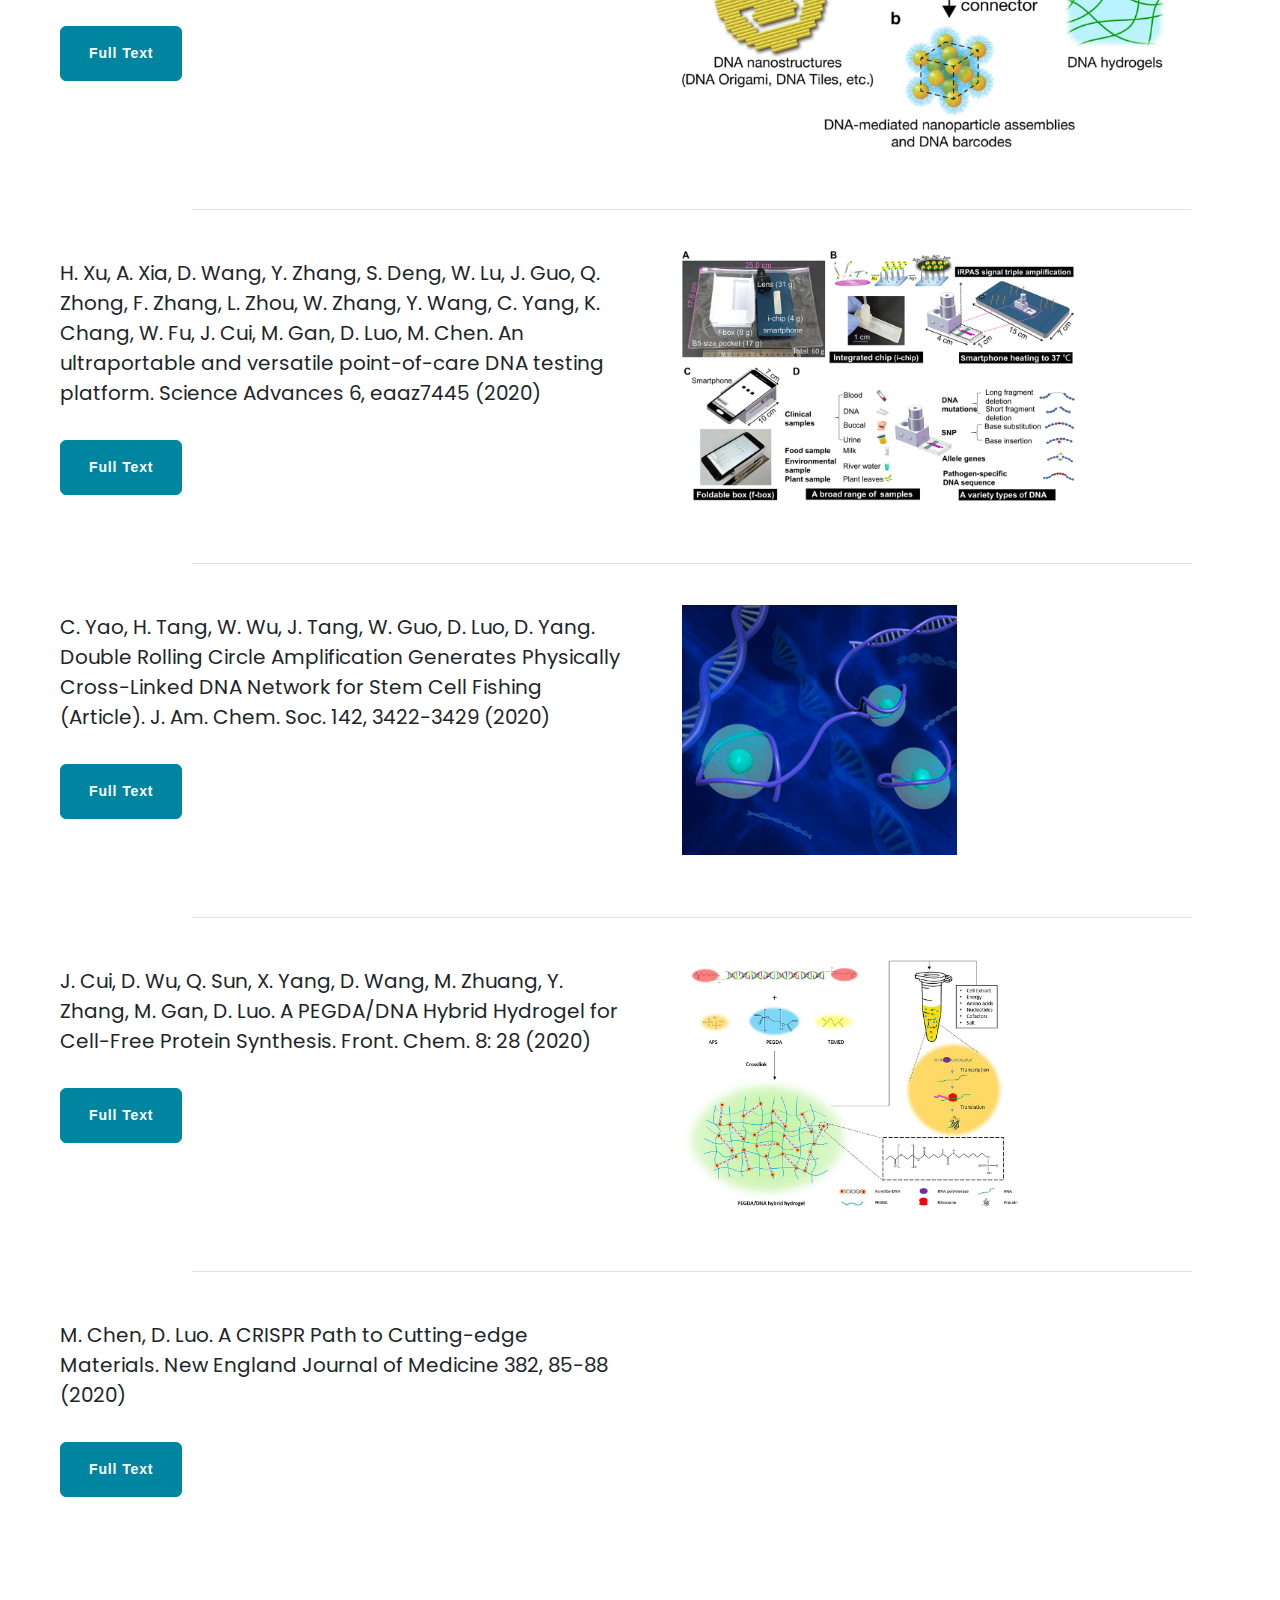
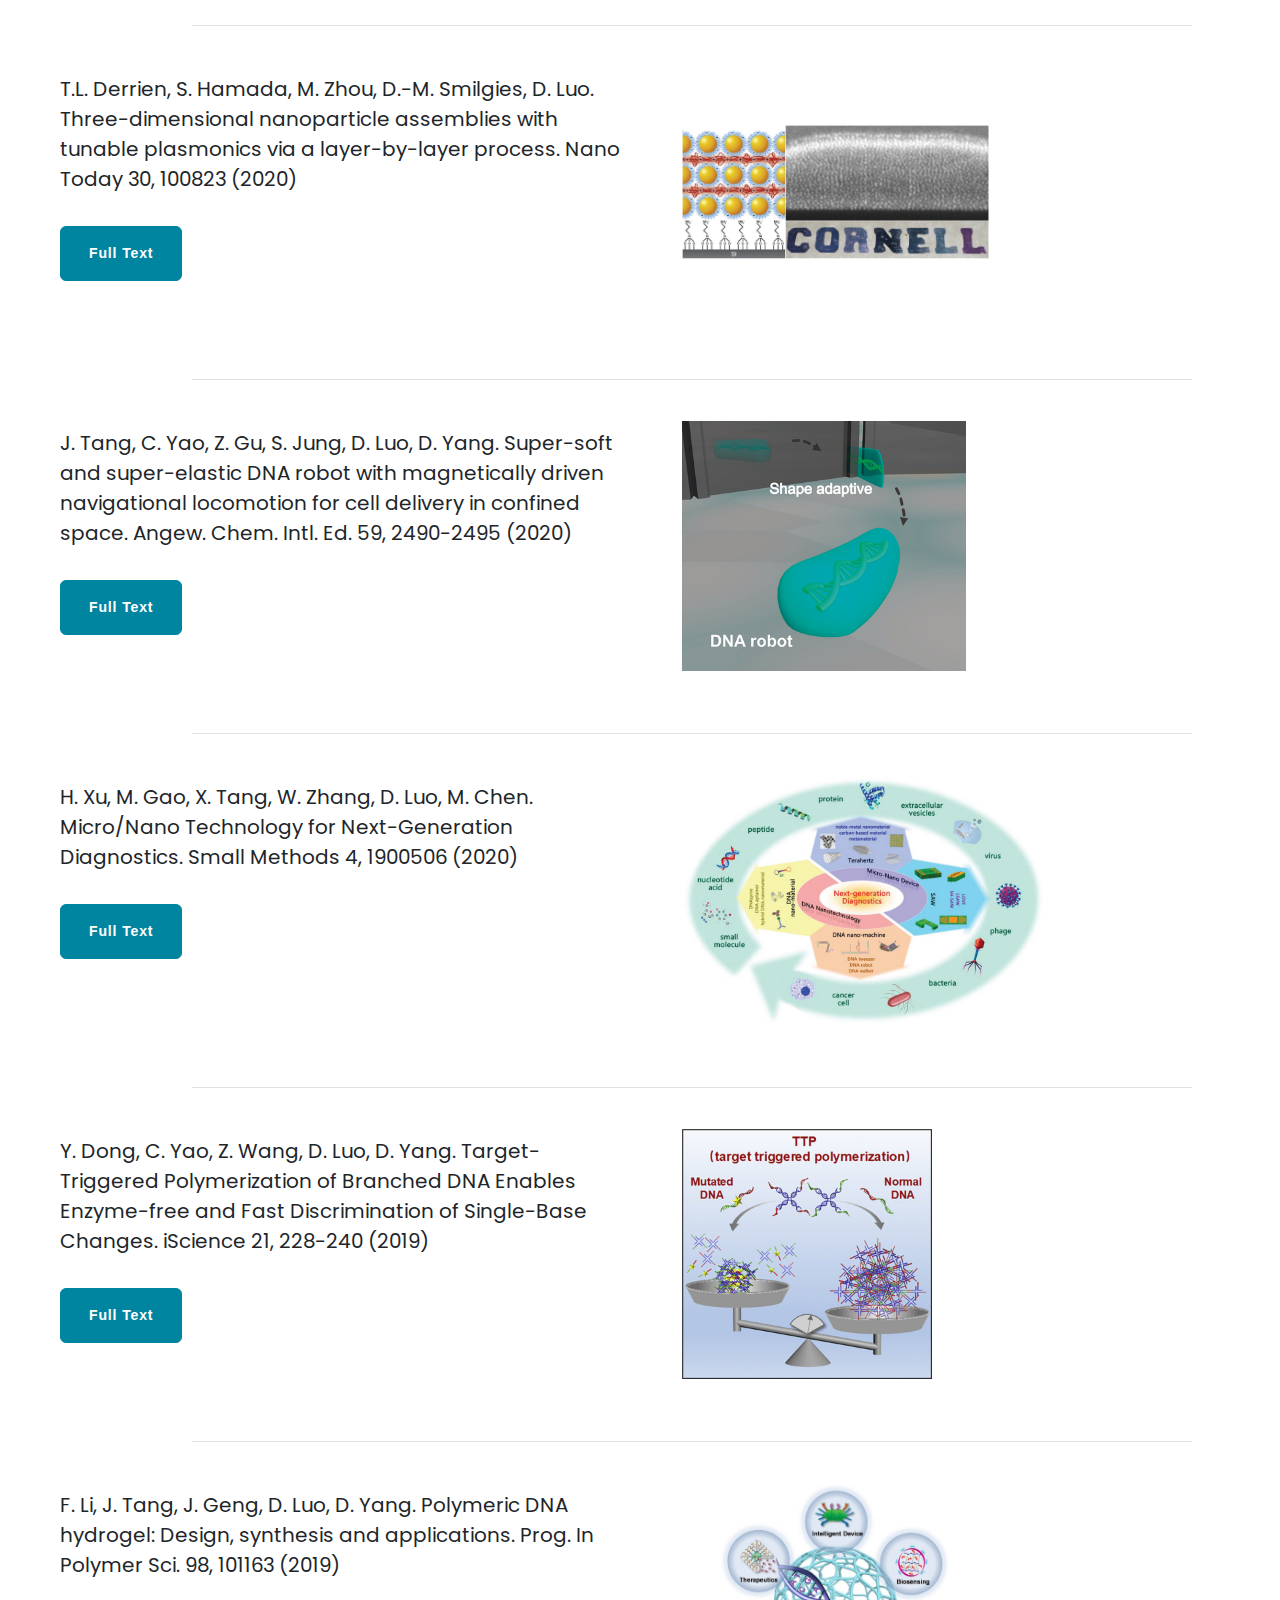
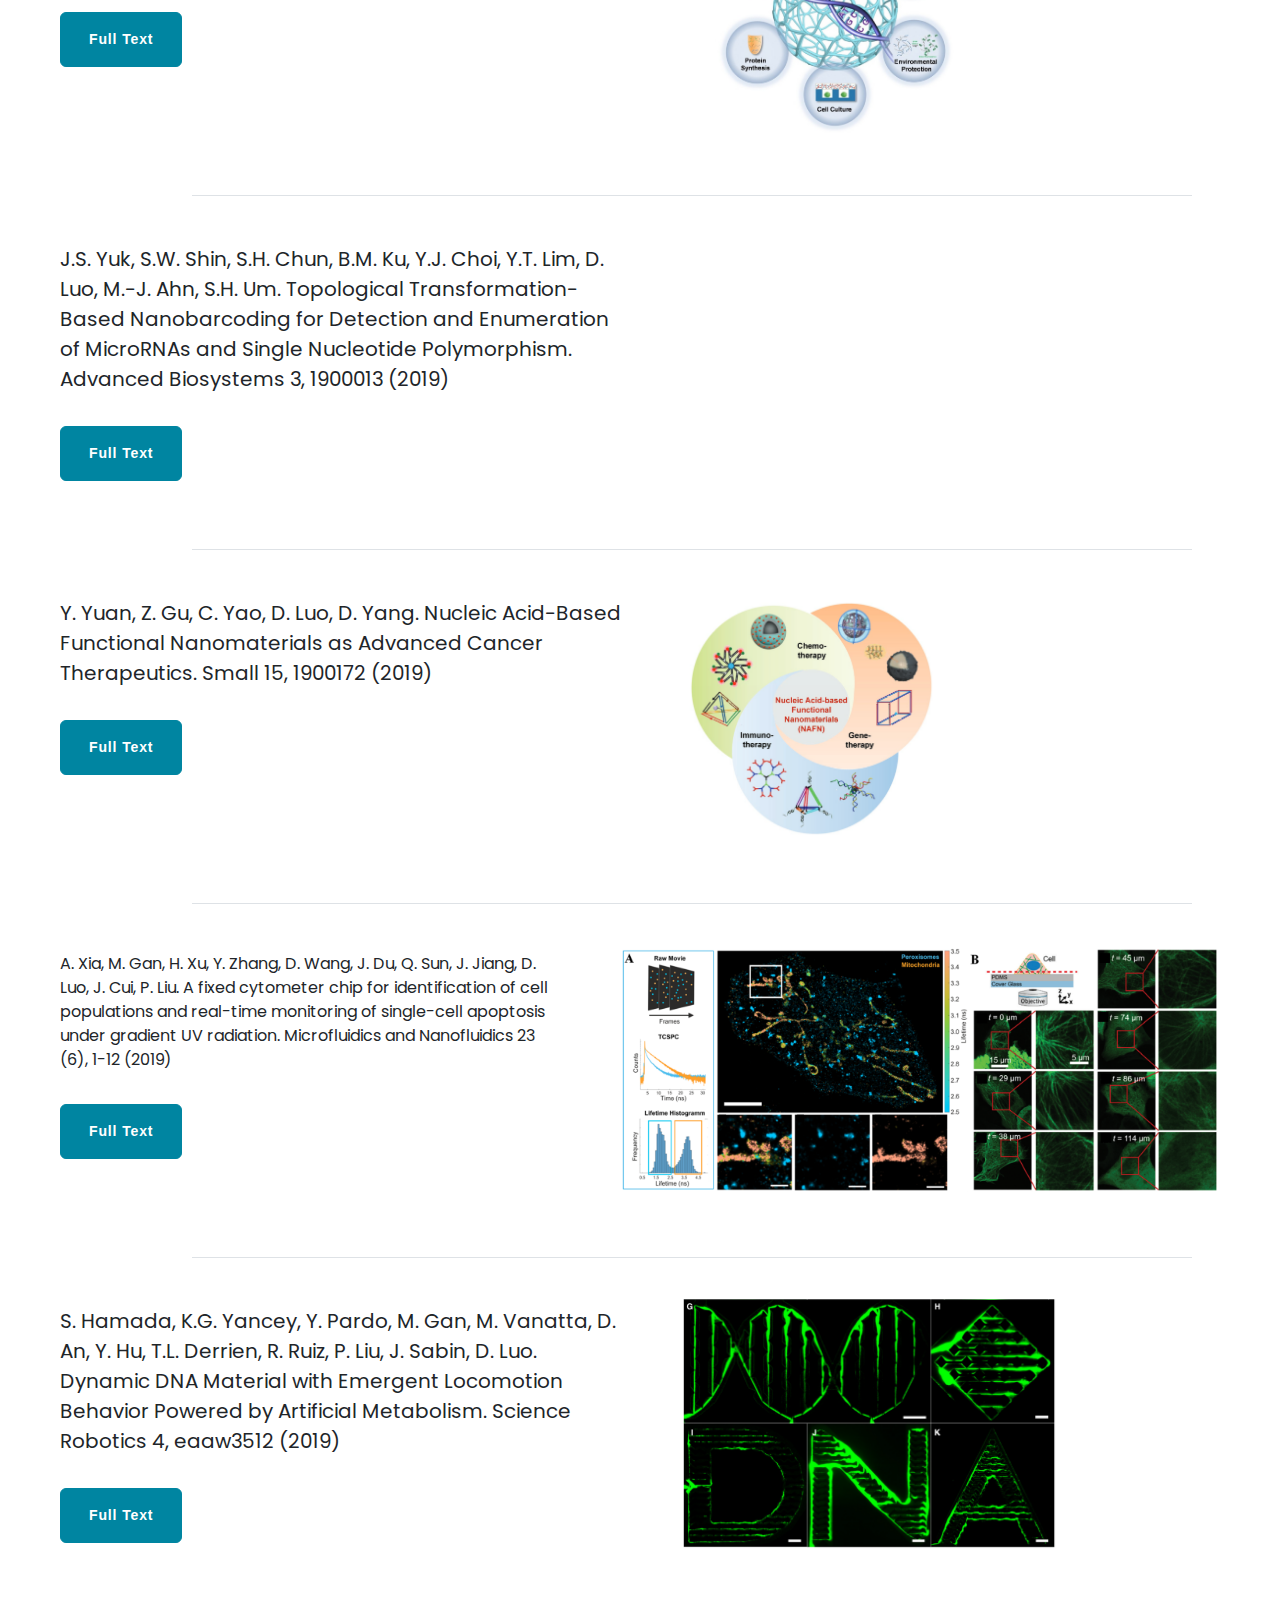
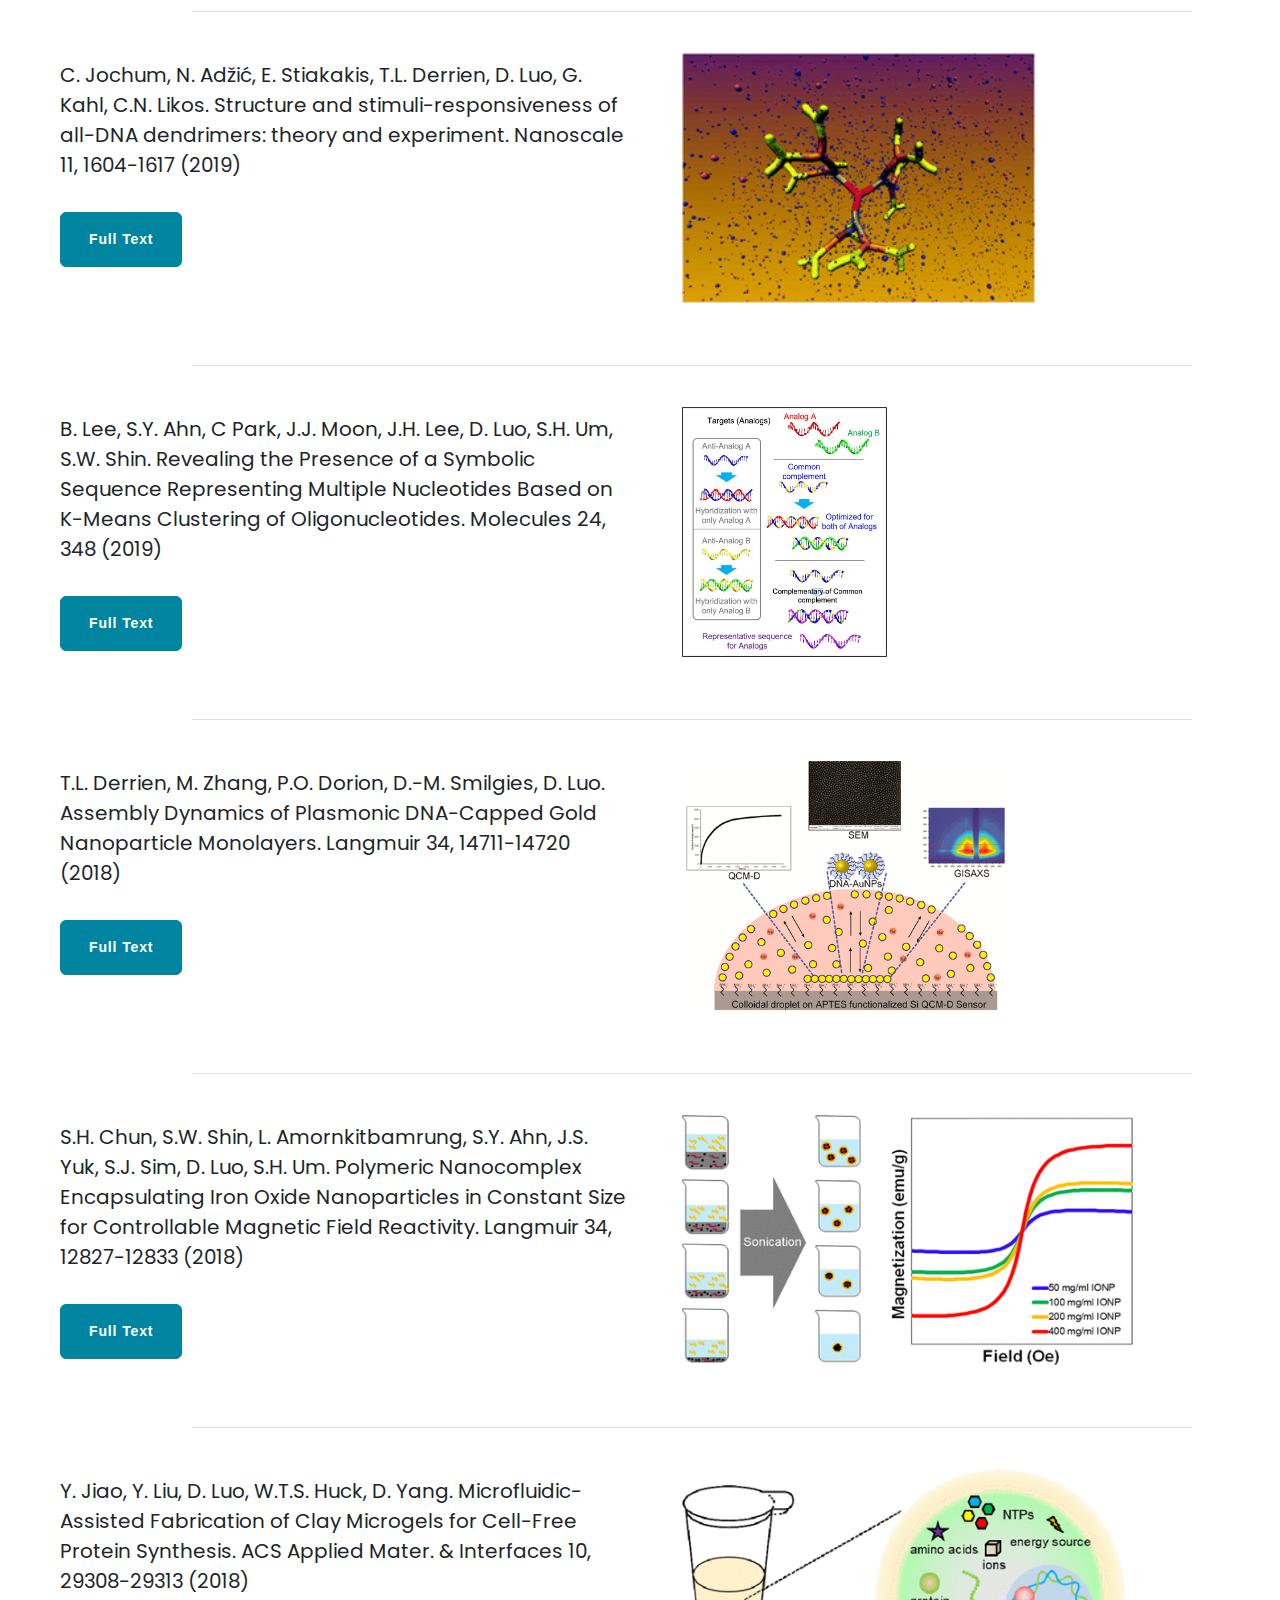
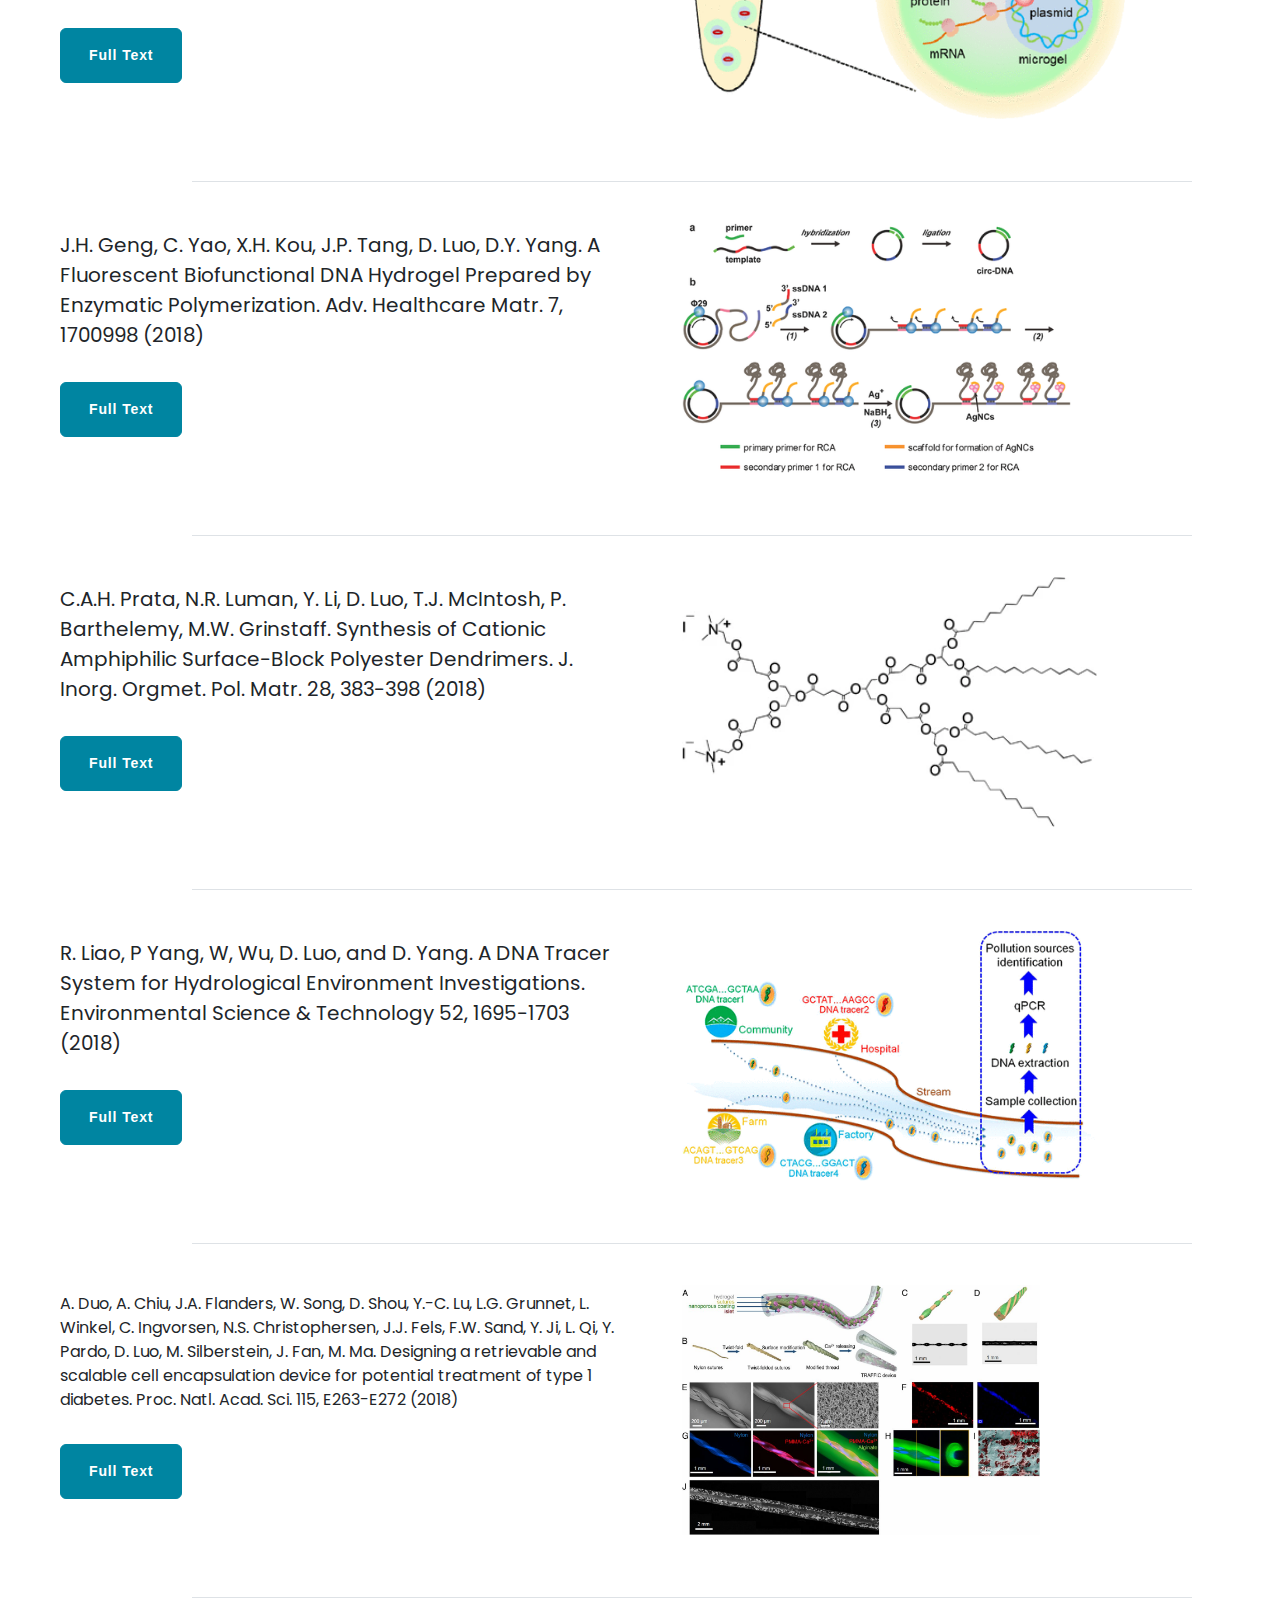
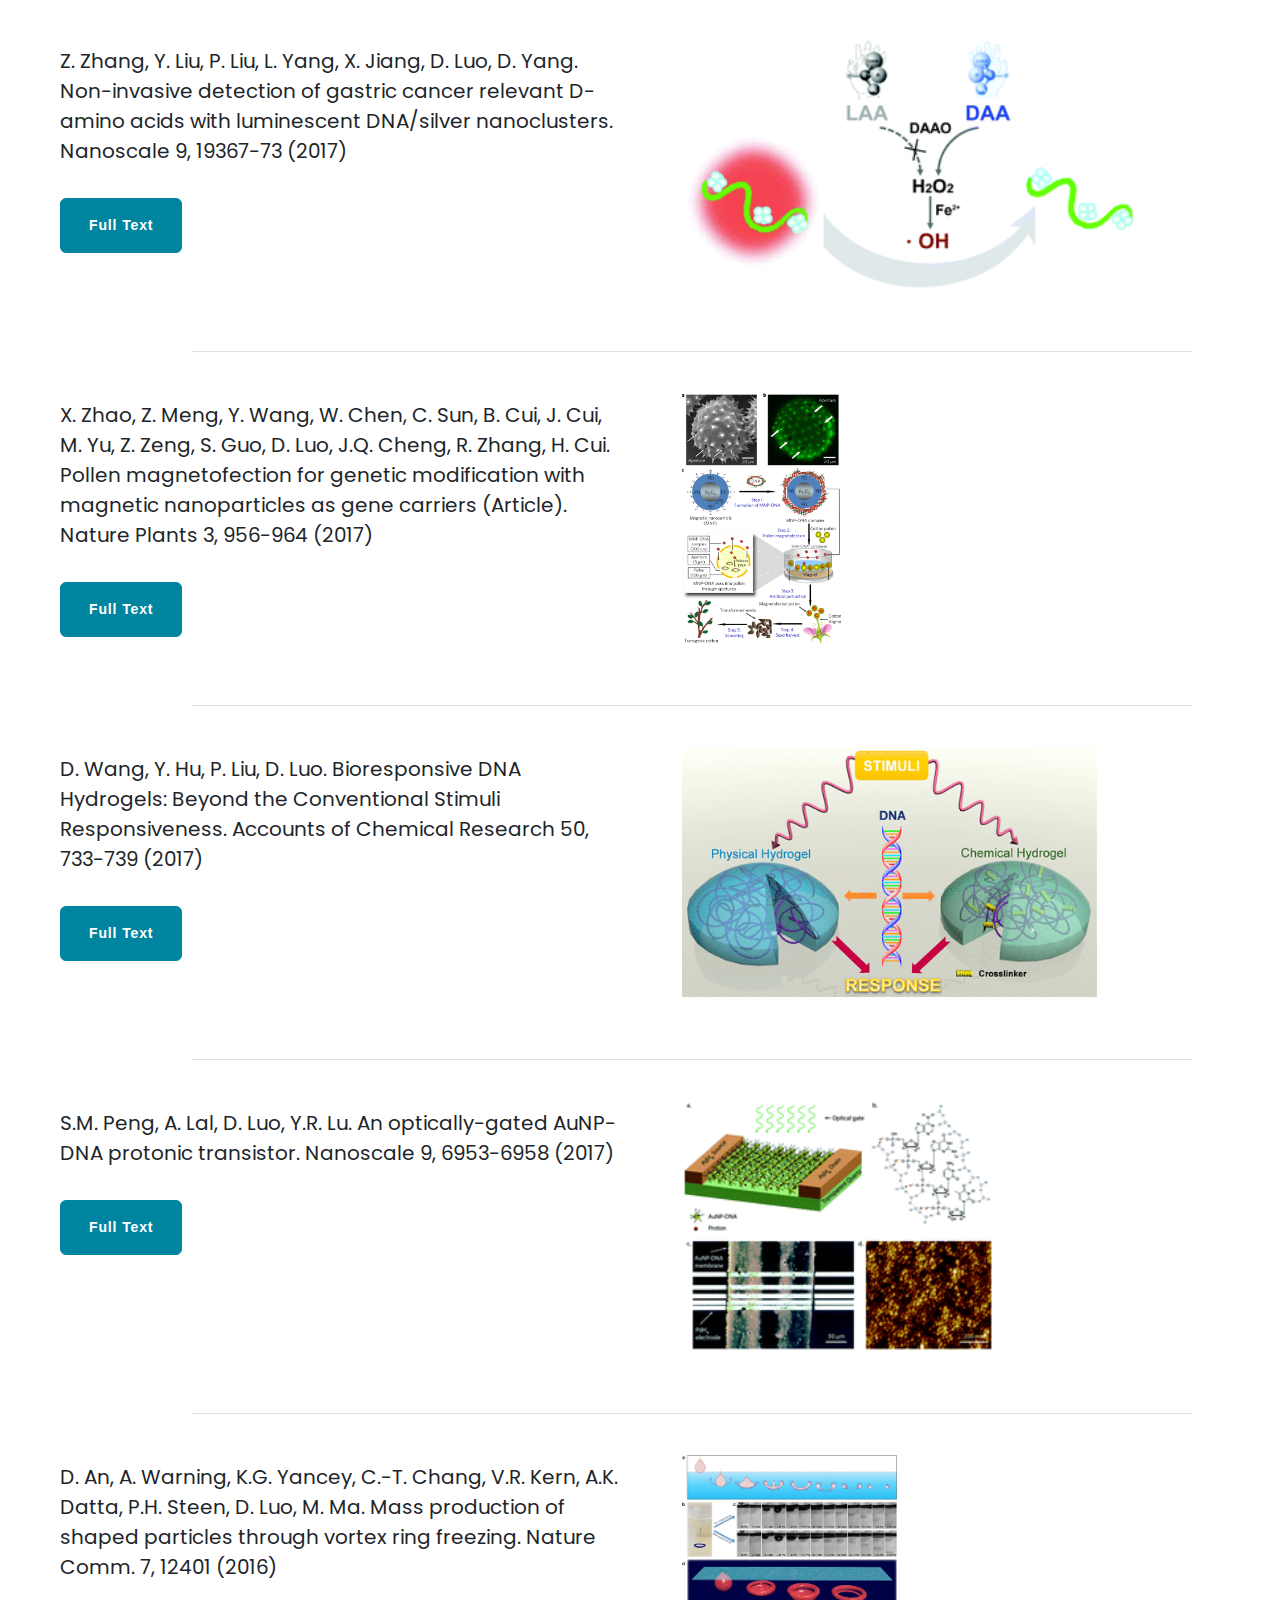
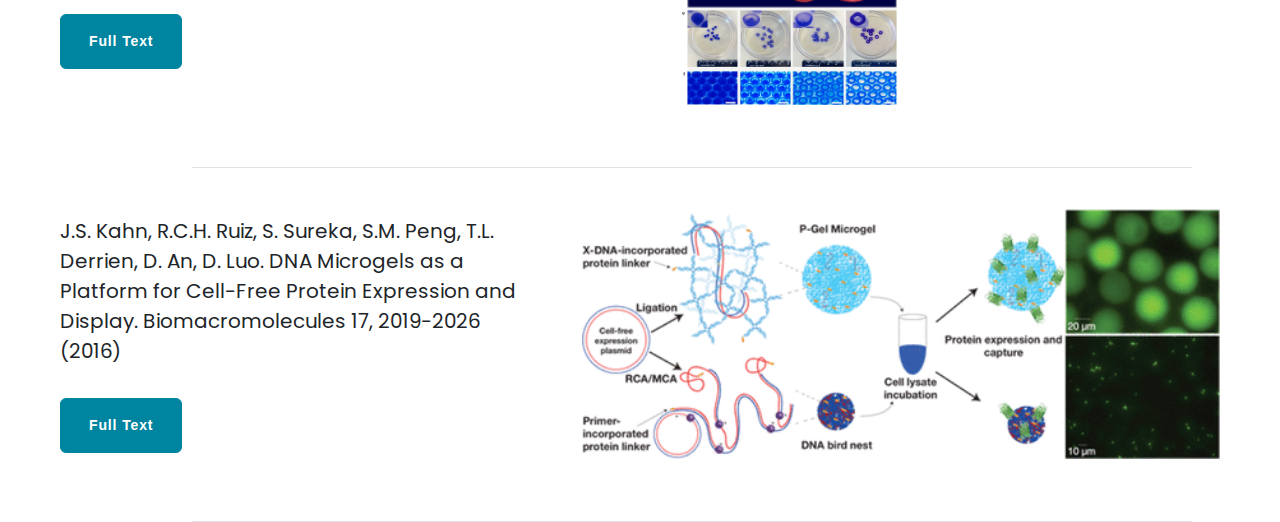
<file: Publications.html>
<!DOCTYPE html>
<html lang="en" style="height: 300px;">

<head>
    <meta charset="utf-8">
    <meta name="viewport" content="width=device-width, initial-scale=1.0, shrink-to-fit=no">
    <title>LuoLabs</title>
    <link rel="stylesheet" href="assets/bootstrap/css/bootstrap.min.css">
    <link rel="stylesheet" href="https://fonts.googleapis.com/css?family=Almarai&amp;display=swap">
    <link rel="stylesheet" href="https://fonts.googleapis.com/css?family=Bayon&amp;display=swap">
    <link rel="stylesheet" href="assets/css/bootstrap-icons.css">
    <link rel="stylesheet" href="assets/css/boxicons.css">
    <link rel="stylesheet" href="https://fonts.googleapis.com/css?family=Lora:400,400i,700,700i&amp;display=swap">
    <link rel="stylesheet" href="https://fonts.googleapis.com/css?family=Poppins&amp;display=swap">
    <link rel="stylesheet" href="assets/css/animate.min.css">
    <link rel="stylesheet" href="assets/css/Navbar-With-Button-icons.css">
    <link rel="stylesheet" href="assets/css/vendor/aos/aos.css">
    <link rel="stylesheet" href="assets/css/vendor/bootstrap/css/bootstrap.min.css">
    <link rel="stylesheet" href="assets/css/vendor/bootstrap-icons/bootstrap-icons.css">
    <link rel="stylesheet" href="assets/css/vendor/boxicons/css/boxicons.min.css">
    <link rel="stylesheet" href="assets/css/vendor/glightbox/css/glightbox.min.css">
    <link rel="stylesheet" href="assets/css/vendor/swiper/swiper-bundle.min.css">
    <link rel="stylesheet" href="assets/css/css/style.css">
    <link rel="stylesheet" href="assets/css/styles-1.css">
    <link rel="stylesheet" href="assets/css/Articles-Cards-images.css">
    <link rel="stylesheet" href="assets/css/styles-2.css">
</head>

<body style="height: 300px;">
    <nav class="navbar navbar-light navbar-expand-md py-3" style="text-align: center;">
        <div class="container"><a class="navbar-brand d-flex align-items-center" href="#"></a><button data-bs-toggle="collapse" class="navbar-toggler" data-bs-target="#navcol-1"><span class="visually-hidden">Toggle navigation</span><span class="navbar-toggler-icon"></span></button>
            <div class="collapse navbar-collapse" id="navcol-1" style="margin-left: 79px;font-family: Poppins, sans-serif;">
                <ul class="navbar-nav me-auto">
                    <li class="nav-item"><a class="nav-link active" data-bss-hover-animate="pulse" href="Main%20Page.html">Home</a></li>
                    <li class="nav-item"><a class="nav-link" data-bss-hover-animate="pulse" href="News.html">News</a></li>
                    <li class="nav-item"><a class="nav-link" data-bss-hover-animate="pulse" href="Research.html">Research</a></li>
                    <li class="nav-item"><a class="nav-link" data-bss-hover-animate="pulse" href="People.html">People</a></li>
                    <li class="nav-item"><a class="nav-link" data-bss-hover-animate="pulse" href="Contact.html">Contact</a></li>
                </ul><span class="navbar-text" style="font-size: 30px;font-family: Arvo, serif;text-align: left;color: rgb(170,23,23);border-style: none;border-bottom-style: none;margin-right: 30px;">
                    <picture><img src="assets/img/Other%20Image/Cornell_University_Logo.png" width="50" height="50" style="width: 50px;height: 50px;padding: 5px;margin-top: -7px;margin-right: 2px;"></picture>LuoLabs
                </span>
            </div>
        </div>
    </nav>
    <header class="masthead" style="background: url(&quot;assets/img/Other%20Image/Artboard%201.png&quot;) repeat-x;height: 280px;padding-bottom: 100px;padding-top: 100px;background-size: cover;">
        <div class="container position-relative px-4 px-lg-5">
            <div class="row gx-4 gx-lg-5 justify-content-center">
                <div class="col-md-10 col-lg-8 col-xl-7">
                    <div class="page-heading">
                        <h1 style="font-family: Bayon, sans-serif;"><strong>PUBLICATIONS</strong></h1>
                    </div>
                </div>
            </div>
        </div>
    </header>
    <div class="row" style="padding-right: 60px;padding-left: 60px;height: 300px;">
        <div class="col">
            <p style="font-family: Poppins, sans-serif;">Y. Pardo, K.G. Yancey, D.S. Rosenwasser, D.M. Bassen, J.T. Butcher, J.E. Sabin, M. Ma, S. Hamada, D. Luo. Interfacing DNA Hydrogels with Ceramics for Biofunctional Architectural Materials. Materials Today 53, 98-105 (2022)</p><a class="btn btn-primary" role="button" style="text-align: right;margin-left: 0px;margin-top: 0px;background: var(--bs-btn-bg);" href="https://www.sciencedirect.com/science/article/pii/S1369702121003618?via%3Dihub">Full Text</a>
        </div>
        <div class="col"><img style="height: 250px;max-height: 300px;margin-top: 25px;margin-right: 0px;margin-left: 30px;" src="assets/img/Research%20Papers/1-s2.0-S1369702121003618-ga1_lrg.jpg"></div>
    </div>
    <hr class="d-xxl-flex" style="padding-right: 0px;width: 1000px;margin-right: 0px;margin-left: 192px;margin-top: 37px;">
    <div class="row" style="padding-right: 60px;padding-left: 60px;height: 300px;">
        <div class="col">
            <p style="font-family: Poppins, sans-serif;">S. Yang, X. Zhan, X. Tang, S. Zhao, L. Yu, M. Gao, D. Luo, Y. Wang, K. Chang, M. Chen. A multiplexed circulating tumor DNA detection platform engineered from 3D-coded interlocked DNA rings. Bioactive Materials 10, 68-78 (2022)</p><a class="btn btn-primary" role="button" style="text-align: right;margin-left: 0px;margin-top: 0px;background: var(--bs-btn-bg);" href="https://www.sciencedirect.com/science/article/pii/S2452199X21004175?via%3Dihub">Full Text</a>
        </div>
        <div class="col"><img style="height: 250px;max-height: 300px;margin-top: 25px;margin-right: 0px;margin-left: 30px;" src="assets/img/Research%20Papers/1-s2.0-S2452199X21004175-ga1_lrg.jpg"></div>
    </div>
    <hr class="d-xxl-flex" style="padding-right: 0px;width: 1000px;margin-right: 0px;margin-left: 192px;margin-top: 37px;">
    <div class="row" style="padding-right: 60px;padding-left: 60px;height: 300px;">
        <div class="col">
            <p style="font-family: Poppins, sans-serif;">D. Wang, P. Liu, D. Luo. Putting DNA to Work as Generic Polymeric Materials. Angew. Chem. Int. Ed. 61, e202110666 (2022)</p><a class="btn btn-primary" role="button" style="text-align: right;margin-left: 0px;margin-top: 0px;" href="https://onlinelibrary.wiley.com/doi/10.1002/anie.202110666">Full Text</a>
        </div>
        <div class="col"><img style="height: 250px;max-height: 300px;margin-top: 25px;margin-right: 0px;margin-left: 30px;" src="assets/img/Research%20Papers/anie202110666-fig-0001-m.jpg"></div>
    </div>
    <hr class="d-xxl-flex" style="padding-right: 0px;width: 1000px;margin-right: 0px;margin-left: 192px;margin-top: 37px;">
    <div class="row" style="padding-right: 60px;padding-left: 60px;height: 300px;">
        <div class="col">
            <p style="font-family: Poppins, sans-serif;">H. Yu, D. Luo, L. Dai, F. Cheng. In silico nanosafety assessment tools and their ecosystem-level integration prospect. Nanoscale 13, 8722-8739 (2021)</p><a class="btn btn-primary" role="button" style="text-align: right;margin-left: 0px;margin-top: 0px;" href="https://pubs.rsc.org/en/content/articlelanding/2021/nr/d1nr00115a">Full Text</a>
        </div>
        <div class="col"><img style="height: 250px;max-height: 300px;margin-top: 25px;margin-right: 0px;margin-left: 30px;" src="assets/img/Research%20Papers/d1nr00115a-f1_hi-res.gif"></div>
    </div>
    <hr class="d-xxl-flex" style="padding-right: 0px;width: 1000px;margin-right: 0px;margin-left: 192px;margin-top: 37px;">
    <div class="row" style="padding-right: 60px;padding-left: 60px;height: 300px;">
        <div class="col">
            <p style="font-family: Poppins, sans-serif;">R.K. Liao, F. Zhao, S. Hamada, P. Yang, H. Xu, D. Luo, D. Yang. DNA-based engineering system for improving human and environmental health: Identification, detection, and treatment. Nano Today 35, 100958 (2020)</p><a class="btn btn-primary" role="button" style="text-align: right;margin-left: 0px;margin-top: 0px;" href="https://www.sciencedirect.com/science/article/pii/S1748013220301274?via%3Dihub">Full Text</a>
        </div>
        <div class="col"><img style="height: 250px;max-height: 300px;margin-top: 25px;margin-right: 0px;margin-left: 30px;" src="assets/img/Research%20Papers/1-s2.0-S1748013220301274-fx1_lrg.jpg"></div>
    </div>
    <hr class="d-xxl-flex" style="padding-right: 0px;width: 1000px;margin-right: 0px;margin-left: 192px;margin-top: 37px;">
    <div class="row" style="padding-right: 60px;padding-left: 60px;height: 300px;">
        <div class="col">
            <p style="font-family: Poppins, sans-serif;">R.K. Liao, J. Zhang, T. Li, D. Luo, D. Yang. Biopolymer/plasmid DNA microspheres as tracers for multiplexed hydrological investigation. Chemical Engineering Journal 401, 126035 (2020)</p><a class="btn btn-primary" role="button" style="text-align: right;margin-left: 0px;margin-top: 0px;" href="https://www.sciencedirect.com/science/article/pii/S138589472032163X?via%3Dihub">Full Text</a>
        </div>
        <div class="col"><img style="height: 250px;max-height: 300px;margin-top: 25px;margin-right: 0px;margin-left: 30px;" src="assets/img/Research%20Papers/1-s2.0-S138589472032163X-ga1_lrg.jpg"></div>
    </div>
    <hr class="d-xxl-flex" style="padding-right: 0px;width: 1000px;margin-right: 0px;margin-left: 192px;margin-top: 37px;">
    <div class="row" style="padding-right: 60px;padding-left: 60px;height: 300px;">
        <div class="col">
            <p style="font-family: Poppins, sans-serif;">C. Yao, W. Wu, H. Tang, X. Jia, J. Tang, X. Ruan, F. Li, D. Leong, D. Luo, D. Yang. Self-assembly of stem cell membrane-camouflaged nanocomplex for microRNA-mediated repair of myocardial infarction injury. Biomaterials 257, 120256 (2020)</p><a class="btn btn-primary" role="button" style="text-align: right;margin-left: 0px;margin-top: 0px;" href="https://www.sciencedirect.com/science/article/pii/S0142961220305020?via%3Dihub">Full Text</a>
        </div>
        <div class="col"><img style="height: 250px;max-height: 300px;margin-top: 25px;margin-right: 0px;margin-left: 30px;" src="assets/img/Research%20Papers/1-s2.0-S0142961220305020-sc1_lrg.jpg"></div>
    </div>
    <hr class="d-xxl-flex" style="padding-right: 0px;width: 1000px;margin-right: 0px;margin-left: 192px;margin-top: 37px;">
    <div class="row" style="padding-right: 60px;padding-left: 60px;height: 300px;">
        <div class="col">
            <p style="font-family: Poppins, sans-serif;">Y. Dong, C. Yao, Y. Zhu, L. Yang, D. Luo, D. Yang. DNA Functional Materials Assembled from Branched DNA: Design, Synthesis, and Applications. Chem. Rev. 120, 9420-9481 (2020)</p><a class="btn btn-primary" role="button" style="text-align: right;margin-left: 0px;margin-top: 0px;" href="https://pubs.acs.org/doi/full/10.1021/acs.chemrev.0c00294">Full Text</a>
        </div>
        <div class="col"><img style="height: 250px;max-height: 300px;margin-top: 25px;margin-right: 0px;margin-left: 30px;" src="assets/img/Research%20Papers/images_large_cr0c00294_0050.jpeg"></div>
    </div>
    <hr class="d-xxl-flex" style="padding-right: 0px;width: 1000px;margin-right: 0px;margin-left: 192px;margin-top: 37px;">
    <div class="row" style="padding-right: 60px;padding-left: 60px;height: 300px;">
        <div class="col">
            <p style="font-family: Poppins, sans-serif;">X. Guo, F. Li, C. Liu, Y. Zhu, N. Xiao, Z. Gu, D. Luo, J. Jiang, D. Yang. Construction of Organelle-Like Architecture by Dynamic DNA Assembly in Living Cells. Angew. Chem. Intl. Ed. 59, 20651-20658 (2020)</p><a class="btn btn-primary" role="button" style="text-align: right;margin-left: 0px;margin-top: 0px;" href="https://onlinelibrary.wiley.com/doi/10.1002/anie.202009387">Full Text</a>
        </div>
        <div class="col"><img style="height: 250px;max-height: 300px;margin-top: 25px;margin-right: 0px;margin-left: 30px;" src="assets/img/Research%20Papers/anie202009387-toc-0001-m.jpg"></div>
    </div>
    <hr class="d-xxl-flex" style="padding-right: 0px;width: 1000px;margin-right: 0px;margin-left: 192px;margin-top: 37px;">
    <div class="row" style="padding-right: 60px;padding-left: 60px;height: 300px;">
        <div class="col">
            <p style="font-family: Poppins, sans-serif;">D. Wang, J. Cui, M. Gan, Z. Xue, J. Wang, P. Liu, Y. Hu, Y. Pardo, S. Hamada, D. Yang, D. Luo. Transformation of Biomass DNA into Biodegradable Materials from Gels to Plastics for Reducing Petrochemical Consumption (Article). J. Am. Chem. Soc. 142, 10114-10124 (2020) </p><a class="btn btn-primary" role="button" style="text-align: right;margin-left: 0px;margin-top: 0px;" href="https://pubs.acs.org/doi/10.1021/jacs.0c02438">Full Text</a>
        </div>
        <div class="col"><img style="height: 250px;max-height: 300px;margin-top: 25px;margin-right: 0px;margin-left: 30px;" src="assets/img/Research%20Papers/images_medium_ja0c02438_0006.gif"></div>
    </div>
    <hr class="d-xxl-flex" style="padding-right: 0px;width: 1000px;margin-right: 0px;margin-left: 192px;margin-top: 37px;">
    <div class="row" style="padding-right: 60px;padding-left: 60px;height: 300px;">
        <div class="col">
            <p style="font-family: Poppins, sans-serif;">J. Han, Y. Cui, X. Han, C. Liang, W. Liu, D. Luo, D. Yang. Super-Soft DNA/Dopamine-Grafted-Dextran Hydrogel as Dynamic Wire for Electric Circuits Switched by a Microbial Metabolism Process. Adv. Sci. 7, 2000684 (2020) </p><a class="btn btn-primary" role="button" style="text-align: right;margin-left: 0px;margin-top: 0px;" href="https://onlinelibrary.wiley.com/doi/10.1002/advs.202000684">Full Text</a>
        </div>
        <div class="col"><img style="height: 250px;max-height: 300px;margin-top: 25px;margin-right: 0px;margin-left: 30px;" src="assets/img/Research%20Papers/advs1726-fig-0006-m.jpg"></div>
    </div>
    <hr class="d-xxl-flex" style="padding-right: 0px;width: 1000px;margin-right: 0px;margin-left: 192px;margin-top: 37px;">
    <div class="row" style="padding-right: 60px;padding-left: 60px;height: 300px;">
        <div class="col">
            <p style="font-family: Poppins, sans-serif;">&nbsp;L. Zhou, M. Gao, W. Fu, Y. Wang, D. Luo, K. Chang, M. Chen. Three-dimensional DNA tweezers serve as modular DNA intelligent machines for detection and regulation of intracellular microRNA. Science Advances 6, eabb0695 (2020) </p><a class="btn btn-primary" role="button" style="text-align: right;margin-left: 0px;margin-top: 0px;" href="https://www.science.org/doi/10.1126/sciadv.abb0695">Full Text</a>
        </div>
        <div class="col"><img style="height: 250px;max-height: 300px;margin-top: 25px;margin-right: 0px;margin-left: 30px;" src="assets/img/Research%20Papers/abb0695-f1.jpeg"></div>
    </div>
    <hr class="d-xxl-flex" style="padding-right: 0px;width: 1000px;margin-right: 0px;margin-left: 192px;margin-top: 37px;">
    <div class="row" style="padding-right: 60px;padding-left: 60px;height: 300px;">
        <div class="col">
            <p style="font-family: Poppins, sans-serif;">S. Hamada, D. Luo. Enzyme-based fabrication of physical DNA hydrogels: new materials and applications. Polymer Journal 52, 891-898 (2020) </p><a class="btn btn-primary" role="button" style="text-align: right;margin-left: 0px;margin-top: 0px;" href="https://www.nature.com/articles/s41428-020-0340-y">Full Text</a>
        </div>
        <div class="col"><img style="height: 250px;max-height: 300px;margin-top: 25px;margin-right: 0px;margin-left: 30px;" src="assets/img/Research%20Papers/41428_2020_340_Fig1_HTML.png.webp"></div>
    </div>
    <hr class="d-xxl-flex" style="padding-right: 0px;width: 1000px;margin-right: 0px;margin-left: 192px;margin-top: 37px;">
    <div class="row" style="padding-right: 60px;padding-left: 60px;height: 300px;">
        <div class="col">
            <p style="font-family: Poppins, sans-serif;">H. Xu, A. Xia, D. Wang, Y. Zhang, S. Deng, W. Lu, J. Guo, Q. Zhong, F. Zhang, L. Zhou, W. Zhang, Y. Wang, C. Yang, K. Chang, W. Fu, J. Cui, M. Gan, D. Luo, M. Chen. An ultraportable and versatile point-of-care DNA testing platform. Science Advances 6, eaaz7445 (2020) </p><a class="btn btn-primary" role="button" style="text-align: right;margin-left: 0px;margin-top: 0px;" href="https://www.science.org/doi/10.1126/sciadv.aaz7445">Full Text</a>
        </div>
        <div class="col"><img style="height: 250px;max-height: 300px;margin-top: 25px;margin-right: 0px;margin-left: 30px;" src="assets/img/Research%20Papers/aaz7445-f1.jpeg"></div>
    </div>
    <hr class="d-xxl-flex" style="padding-right: 0px;width: 1000px;margin-right: 0px;margin-left: 192px;margin-top: 37px;">
    <div class="row" style="padding-right: 60px;padding-left: 60px;height: 300px;">
        <div class="col">
            <p style="font-family: Poppins, sans-serif;">C. Yao, H. Tang, W. Wu, J. Tang, W. Guo, D. Luo, D. Yang. Double Rolling Circle Amplification Generates Physically Cross-Linked DNA Network for Stem Cell Fishing (Article). J. Am. Chem. Soc. 142, 3422-3429 (2020) </p><a class="btn btn-primary" role="button" style="text-align: right;margin-left: 0px;margin-top: 0px;" href="https://pubs.acs.org/doi/10.1021/jacs.9b11001">Full Text</a>
        </div>
        <div class="col"><img style="height: 250px;max-height: 300px;margin-top: 25px;margin-right: 0px;margin-left: 30px;" src="assets/img/Research%20Papers/images_medium_ja9b11001_0008.gif"></div>
    </div>
    <hr class="d-xxl-flex" style="padding-right: 0px;width: 1000px;margin-right: 0px;margin-left: 192px;margin-top: 37px;">
    <div class="row" style="padding-right: 60px;padding-left: 60px;height: 300px;">
        <div class="col">
            <p style="font-family: Poppins, sans-serif;">J. Cui, D. Wu, Q. Sun, X. Yang, D. Wang, M. Zhuang, Y. Zhang, M. Gan, D. Luo. A PEGDA/DNA Hybrid Hydrogel for Cell-Free Protein Synthesis. Front. Chem. 8: 28 (2020) </p><a class="btn btn-primary" role="button" style="text-align: right;margin-left: 0px;margin-top: 0px;" href="https://www.frontiersin.org/articles/10.3389/fchem.2020.00028/full">Full Text</a>
        </div>
        <div class="col"><img style="height: 250px;max-height: 300px;margin-top: 25px;margin-right: 0px;margin-left: 30px;" src="assets/img/Research%20Papers/fchem-08-00028-g001.jpg"></div>
    </div>
    <hr class="d-xxl-flex" style="padding-right: 0px;width: 1000px;margin-right: 0px;margin-left: 192px;margin-top: 37px;">
    <div class="row" style="padding-right: 60px;padding-left: 60px;height: 300px;">
        <div class="col">
            <p style="font-family: Poppins, sans-serif;">M. Chen, D. Luo. A CRISPR Path to Cutting-edge Materials. New England Journal of Medicine 382, 85-88 (2020) </p><a class="btn btn-primary" role="button" style="text-align: right;margin-left: 0px;margin-top: 0px;" href="https://www.nejm.org/doi/10.1056/NEJMcibr1911506">Full Text</a>
        </div>
        <div class="col"></div>
    </div>
    <hr class="d-xxl-flex" style="padding-right: 0px;width: 1000px;margin-right: 0px;margin-left: 192px;margin-top: 37px;">
    <div class="row" style="padding-right: 60px;padding-left: 60px;height: 300px;">
        <div class="col">
            <p style="font-family: Poppins, sans-serif;">T.L. Derrien, S. Hamada, M. Zhou, D.-M. Smilgies, D. Luo. Three-dimensional nanoparticle assemblies with tunable plasmonics via a layer-by-layer process. Nano Today 30, 100823 (2020) </p><a class="btn btn-primary" role="button" style="text-align: right;margin-left: 0px;margin-top: 0px;" href="https://www.sciencedirect.com/science/article/abs/pii/S1748013219306279">Full Text</a>
        </div>
        <div class="col"><img style="height: 250px;max-height: 300px;margin-top: 25px;margin-right: 0px;margin-left: 30px;" src="assets/img/Research%20Papers/1-s2.0-S1748013219306279-fx1_lrg.jpg"></div>
    </div>
    <hr class="d-xxl-flex" style="padding-right: 0px;width: 1000px;margin-right: 0px;margin-left: 192px;margin-top: 37px;">
    <div class="row" style="padding-right: 60px;padding-left: 60px;height: 300px;">
        <div class="col">
            <p style="font-family: Poppins, sans-serif;">J. Tang, C. Yao, Z. Gu, S. Jung, D. Luo, D. Yang. Super-soft and super-elastic DNA robot with magnetically driven navigational locomotion for cell delivery in confined space. Angew. Chem. Intl. Ed. 59, 2490-2495 (2020) </p><a class="btn btn-primary" role="button" style="text-align: right;margin-left: 0px;margin-top: 0px;" href="https://onlinelibrary.wiley.com/doi/10.1002/anie.201913549">Full Text</a>
        </div>
        <div class="col"><img style="height: 250px;max-height: 300px;margin-top: 25px;margin-right: 0px;margin-left: 30px;" src="assets/img/Research%20Papers/anie201913549-toc-0001-m.webp"></div>
    </div>
    <hr class="d-xxl-flex" style="padding-right: 0px;width: 1000px;margin-right: 0px;margin-left: 192px;margin-top: 37px;">
    <div class="row" style="padding-right: 60px;padding-left: 60px;height: 300px;">
        <div class="col">
            <p style="font-family: Poppins, sans-serif;">H. Xu, M. Gao, X. Tang, W. Zhang, D. Luo, M. Chen. Micro/Nano Technology for Next-Generation Diagnostics. Small Methods 4, 1900506 (2020) </p><a class="btn btn-primary" role="button" style="text-align: right;margin-left: 0px;margin-top: 0px;" href="https://onlinelibrary.wiley.com/doi/10.1002/smtd.201900506">Full Text</a>
        </div>
        <div class="col"><img style="height: 250px;max-height: 300px;margin-top: 25px;margin-right: 0px;margin-left: 30px;" src="assets/img/Research%20Papers/smtd201900506-fig-0001-m.jpg"></div>
    </div>
    <hr class="d-xxl-flex" style="padding-right: 0px;width: 1000px;margin-right: 0px;margin-left: 192px;margin-top: 37px;">
    <div class="row" style="padding-right: 60px;padding-left: 60px;height: 300px;">
        <div class="col">
            <p style="font-family: Poppins, sans-serif;">Y. Dong, C. Yao, Z. Wang, D. Luo, D. Yang. Target-Triggered Polymerization of Branched DNA Enables Enzyme-free and Fast Discrimination of Single-Base Changes. iScience 21, 228-240 (2019) </p><a class="btn btn-primary" role="button" style="text-align: right;margin-left: 0px;margin-top: 0px;" href="https://www.cell.com/iscience/fulltext/S2589-0042(19)30408-0?_returnURL=https%3A%2F%2Flinkinghub.elsevier.com%2Fretrieve%2Fpii%2FS2589004219304080%3Fshowall%3Dtrue">Full Text</a>
        </div>
        <div class="col"><img style="height: 250px;max-height: 300px;margin-top: 25px;margin-right: 0px;margin-left: 30px;" src="assets/img/Research%20Papers/fx1.jpg"></div>
    </div>
    <hr class="d-xxl-flex" style="padding-right: 0px;width: 1000px;margin-right: 0px;margin-left: 192px;margin-top: 37px;">
    <div class="row" style="padding-right: 60px;padding-left: 60px;height: 300px;">
        <div class="col">
            <p style="font-family: Poppins, sans-serif;">F. Li, J. Tang, J. Geng, D. Luo, D. Yang. Polymeric DNA hydrogel: Design, synthesis and applications. Prog. In Polymer Sci. 98, 101163 (2019) </p><a class="btn btn-primary" role="button" style="text-align: right;margin-left: 0px;margin-top: 0px;" href="https://www.sciencedirect.com/science/article/abs/pii/S0079670019301698?via%3Dihub">Full Text</a>
        </div>
        <div class="col"><img style="height: 250px;max-height: 300px;margin-top: 25px;margin-right: 0px;margin-left: 30px;" src="assets/img/Research%20Papers/1-s2.0-S0079670019301698-fx1_lrg.jpg"></div>
    </div>
    <hr class="d-xxl-flex" style="padding-right: 0px;width: 1000px;margin-right: 0px;margin-left: 192px;margin-top: 37px;">
    <div class="row" style="padding-right: 60px;padding-left: 60px;height: 300px;">
        <div class="col">
            <p style="font-family: Poppins, sans-serif;">J.S. Yuk, S.W. Shin, S.H. Chun, B.M. Ku, Y.J. Choi, Y.T. Lim, D. Luo, M.-J. Ahn, S.H. Um. Topological Transformation-Based Nanobarcoding for Detection and Enumeration of MicroRNAs and Single Nucleotide Polymorphism. Advanced Biosystems 3, 1900013 (2019) </p><a class="btn btn-primary" role="button" style="text-align: right;margin-left: 0px;margin-top: 0px;" href="https://onlinelibrary.wiley.com/doi/10.1002/adbi.201900013">Full Text</a>
        </div>
        <div class="col"></div>
    </div>
    <hr class="d-xxl-flex" style="padding-right: 0px;width: 1000px;margin-right: 0px;margin-left: 192px;margin-top: 37px;">
    <div class="row" style="padding-right: 60px;padding-left: 60px;height: 300px;">
        <div class="col">
            <p style="font-family: Poppins, sans-serif;">Y. Yuan, Z. Gu, C. Yao, D. Luo, D. Yang. Nucleic Acid-Based Functional Nanomaterials as Advanced Cancer Therapeutics. Small 15, 1900172 (2019) </p><a class="btn btn-primary" role="button" style="text-align: right;margin-left: 0px;margin-top: 0px;" href="https://onlinelibrary.wiley.com/doi/epdf/10.1002/smll.201900172">Full Text</a>
        </div>
        <div class="col"><img style="height: 250px;max-height: 300px;margin-top: 25px;margin-right: 0px;margin-left: 30px;" src="assets/img/Research%20Papers/Screenshot%202023-05-30%20at%2010.35.05%20PM.png"></div>
    </div>
    <hr class="d-xxl-flex" style="padding-right: 0px;width: 1000px;margin-right: 0px;margin-left: 192px;margin-top: 37px;">
    <div class="row" style="padding-right: 60px;padding-left: 60px;height: 300px;">
        <div class="col">
            <p style="font-family: Poppins, sans-serif;font-size: 16px;">A. Xia, M. Gan, H. Xu, Y. Zhang, D. Wang, J. Du, Q. Sun, J. Jiang, D. Luo, J. Cui, P. Liu. A fixed cytometer chip for identification of cell populations and real-time monitoring of single-cell apoptosis under gradient UV radiation. Microfluidics and Nanofluidics 23 (6), 1-12 (2019) </p><a class="btn btn-primary" role="button" style="text-align: right;margin-left: 0px;margin-top: 0px;" href="https://www.mdpi.com/2227-9040/11/1/40">Full Text</a>
        </div>
        <div class="col"><img style="height: 250px;max-height: 300px;margin-top: 25px;margin-right: 0px;margin-left: 30px;" src="assets/img/Research%20Papers/chemosensors-11-00040-g001.png"></div>
    </div>
    <hr class="d-xxl-flex" style="padding-right: 0px;width: 1000px;margin-right: 0px;margin-left: 192px;margin-top: 37px;">
    <div class="row" style="padding-right: 60px;padding-left: 60px;height: 300px;">
        <div class="col">
            <p style="font-family: Poppins, sans-serif;">S. Hamada, K.G. Yancey, Y. Pardo, M. Gan, M. Vanatta, D. An, Y. Hu, T.L. Derrien, R. Ruiz, P. Liu, J. Sabin, D. Luo. Dynamic DNA Material with Emergent Locomotion Behavior Powered by Artificial Metabolism. Science Robotics 4, eaaw3512 (2019) </p><a class="btn btn-primary" role="button" style="text-align: right;margin-left: 0px;margin-top: 0px;" href="https://www.science.org/doi/10.1126/scirobotics.aaw3512">Full Text</a>
        </div>
        <div class="col"><img style="height: 250px;max-height: 300px;margin-top: 25px;margin-right: 0px;margin-left: 30px;" src="assets/img/Research%20Papers/Screenshot%202023-05-30%20at%2010.39.54%20PM.png"></div>
    </div>
    <hr class="d-xxl-flex" style="padding-right: 0px;width: 1000px;margin-right: 0px;margin-left: 192px;margin-top: 37px;">
    <div class="row" style="padding-right: 60px;padding-left: 60px;height: 300px;">
        <div class="col">
            <p style="font-family: Poppins, sans-serif;">C. Jochum, N. Adžić, E. Stiakakis, T.L. Derrien, D. Luo, G. Kahl, C.N. Likos. Structure and stimuli-responsiveness of all-DNA dendrimers: theory and experiment. Nanoscale 11, 1604-1617 (2019) </p><a class="btn btn-primary" role="button" style="text-align: right;margin-left: 0px;margin-top: 0px;" href="https://pubs.rsc.org/en/content/articlelanding/2019/nr/c8nr05814h">Full Text</a>
        </div>
        <div class="col"><img style="height: 250px;max-height: 300px;margin-top: 25px;margin-right: 0px;margin-left: 30px;" src="assets/img/Research%20Papers/Get.jpeg"></div>
    </div>
    <hr class="d-xxl-flex" style="padding-right: 0px;width: 1000px;margin-right: 0px;margin-left: 192px;margin-top: 37px;">
    <div class="row" style="padding-right: 60px;padding-left: 60px;height: 300px;">
        <div class="col">
            <p style="font-family: Poppins, sans-serif;">B. Lee, S.Y. Ahn, C Park, J.J. Moon, J.H. Lee, D. Luo, S.H. Um, S.W. Shin. Revealing the Presence of a Symbolic Sequence Representing Multiple Nucleotides Based on K-Means Clustering of Oligonucleotides. Molecules 24, 348 (2019) </p><a class="btn btn-primary" role="button" style="text-align: right;margin-left: 0px;margin-top: 0px;" href="https://www.mdpi.com/1420-3049/24/2/348">Full Text</a>
        </div>
        <div class="col"><img style="height: 250px;max-height: 300px;margin-top: 25px;margin-right: 0px;margin-left: 30px;" src="assets/img/Research%20Papers/molecules-24-00348-ag.png"></div>
    </div>
    <hr class="d-xxl-flex" style="padding-right: 0px;width: 1000px;margin-right: 0px;margin-left: 192px;margin-top: 37px;">
    <div class="row" style="padding-right: 60px;padding-left: 60px;height: 300px;">
        <div class="col">
            <p style="font-family: Poppins, sans-serif;">T.L. Derrien, M. Zhang, P.O. Dorion, D.-M. Smilgies, D. Luo. Assembly Dynamics of Plasmonic DNA-Capped Gold Nanoparticle Monolayers. Langmuir 34, 14711-14720 (2018) </p><a class="btn btn-primary" role="button" style="text-align: right;margin-left: 0px;margin-top: 0px;" href="https://pubs.acs.org/doi/10.1021/acs.langmuir.8b00484">Full Text</a>
        </div>
        <div class="col"><img style="height: 250px;max-height: 300px;margin-top: 25px;margin-right: 0px;margin-left: 30px;" src="assets/img/Research%20Papers/images_medium_la-2018-00484r_0009.gif"></div>
    </div>
    <hr class="d-xxl-flex" style="padding-right: 0px;width: 1000px;margin-right: 0px;margin-left: 192px;margin-top: 37px;">
    <div class="row" style="padding-right: 60px;padding-left: 60px;height: 300px;">
        <div class="col">
            <p style="font-family: Poppins, sans-serif;">S.H. Chun, S.W. Shin, L. Amornkitbamrung, S.Y. Ahn, J.S. Yuk, S.J. Sim, D. Luo, S.H. Um. Polymeric Nanocomplex Encapsulating Iron Oxide Nanoparticles in Constant Size for Controllable Magnetic Field Reactivity. Langmuir 34, 12827-12833 (2018) </p><a class="btn btn-primary" role="button" style="text-align: right;margin-left: 0px;margin-top: 0px;" href="https://pubs.acs.org/doi/10.1021/acs.langmuir.7b04143">Full Text</a>
        </div>
        <div class="col"><img style="height: 250px;max-height: 300px;margin-top: 25px;margin-right: 0px;margin-left: 30px;" src="assets/img/Research%20Papers/images_medium_la-2017-04143p_0006.gif"></div>
    </div>
    <hr class="d-xxl-flex" style="padding-right: 0px;width: 1000px;margin-right: 0px;margin-left: 192px;margin-top: 37px;">
    <div class="row" style="padding-right: 60px;padding-left: 60px;height: 300px;">
        <div class="col">
            <p style="font-family: Poppins, sans-serif;">Y. Jiao, Y. Liu, D. Luo, W.T.S. Huck, D. Yang. Microfluidic-Assisted Fabrication of Clay Microgels for Cell-Free Protein Synthesis. ACS Applied Mater. &amp; Interfaces 10, 29308-29313 (2018) </p><a class="btn btn-primary" role="button" style="text-align: right;margin-left: 0px;margin-top: 0px;" href="https://pubs.acs.org/doi/10.1021/acsami.8b09324">Full Text</a>
        </div>
        <div class="col"><img style="height: 250px;max-height: 300px;margin-top: 25px;margin-right: 0px;margin-left: 30px;" src="assets/img/Research%20Papers/images_medium_am-2018-093243_0006.gif"></div>
    </div>
    <hr class="d-xxl-flex" style="padding-right: 0px;width: 1000px;margin-right: 0px;margin-left: 192px;margin-top: 37px;">
    <div class="row" style="padding-right: 60px;padding-left: 60px;height: 300px;">
        <div class="col">
            <p style="font-family: Poppins, sans-serif;">J.H. Geng, C. Yao, X.H. Kou, J.P. Tang, D. Luo, D.Y. Yang. A Fluorescent Biofunctional DNA Hydrogel Prepared by Enzymatic Polymerization. Adv. Healthcare Matr. 7, 1700998 (2018) </p><a class="btn btn-primary" role="button" style="text-align: right;margin-left: 0px;margin-top: 0px;" href="https://onlinelibrary.wiley.com/doi/10.1002/adhm.201700998">Full Text</a>
        </div>
        <div class="col"><img style="height: 250px;max-height: 300px;margin-top: 25px;margin-right: 0px;margin-left: 30px;" src="assets/img/Research%20Papers/adhm201700998-fig-0001-m.png"></div>
    </div>
    <hr class="d-xxl-flex" style="padding-right: 0px;width: 1000px;margin-right: 0px;margin-left: 192px;margin-top: 37px;">
    <div class="row" style="padding-right: 60px;padding-left: 60px;height: 300px;">
        <div class="col">
            <p style="font-family: Poppins, sans-serif;">C.A.H. Prata, N.R. Luman, Y. Li, D. Luo, T.J. McIntosh, P. Barthelemy, M.W. Grinstaff. Synthesis of Cationic Amphiphilic Surface-Block Polyester Dendrimers. J. Inorg. Orgmet. Pol. Matr. 28, 383-398 (2018) </p><a class="btn btn-primary" role="button" style="text-align: right;margin-left: 0px;margin-top: 0px;" href="https://link.springer.com/article/10.1007/s10904-017-0651-4">Full Text</a>
        </div>
        <div class="col"><img style="height: 250px;max-height: 300px;margin-top: 25px;margin-right: 0px;margin-left: 30px;" src="assets/img/Research%20Papers/10904_2017_651_Figa_HTML.gif.webp"></div>
    </div>
    <hr class="d-xxl-flex" style="padding-right: 0px;width: 1000px;margin-right: 0px;margin-left: 192px;margin-top: 37px;">
    <div class="row" style="padding-right: 60px;padding-left: 60px;height: 300px;">
        <div class="col">
            <p style="font-family: Poppins, sans-serif;">R. Liao, P Yang, W, Wu, D. Luo, and D. Yang. A DNA Tracer System for Hydrological Environment Investigations. Environmental Science &amp; Technology 52, 1695-1703 (2018) </p><a class="btn btn-primary" role="button" style="text-align: right;margin-left: 0px;margin-top: 0px;" href="https://pubs.acs.org/doi/abs/10.1021/acs.est.7b02928">Full Text</a>
        </div>
        <div class="col"><img style="height: 250px;max-height: 300px;margin-top: 25px;margin-right: 0px;margin-left: 30px;" src="assets/img/Research%20Papers/images_medium_es-2017-02928a_0005.gif"></div>
    </div>
    <hr class="d-xxl-flex" style="padding-right: 0px;width: 1000px;margin-right: 0px;margin-left: 192px;margin-top: 37px;">
    <div class="row" style="padding-right: 60px;padding-left: 60px;height: 300px;">
        <div class="col">
            <p style="font-family: Poppins, sans-serif;font-size: 16px;">A. Duo, A. Chiu, J.A. Flanders, W. Song, D. Shou, Y.-C. Lu, L.G. Grunnet, L. Winkel, C. Ingvorsen, N.S. Christophersen, J.J. Fels, F.W. Sand, Y. Ji, L. Qi, Y. Pardo, D. Luo, M. Silberstein, J. Fan, M. Ma. Designing a retrievable and scalable cell encapsulation device for potential treatment of type 1 diabetes. Proc. Natl. Acad. Sci. 115, E263-E272 (2018) </p><a class="btn btn-primary" role="button" style="text-align: right;margin-left: 0px;margin-top: 0px;" href="https://www.pnas.org/doi/full/10.1073/pnas.1708806115">Full Text</a>
        </div>
        <div class="col"><img style="height: 250px;max-height: 300px;margin-top: 25px;margin-right: 0px;margin-left: 30px;" src="assets/img/Research%20Papers/pnas.1708806115fig01.jpeg"></div>
    </div>
    <hr class="d-xxl-flex" style="padding-right: 0px;width: 1000px;margin-right: 0px;margin-left: 192px;margin-top: 37px;">
    <div class="row" style="padding-right: 60px;padding-left: 60px;height: 300px;">
        <div class="col">
            <p style="font-family: Poppins, sans-serif;font-size: 20px;">Z. Zhang, Y. Liu, P. Liu, L. Yang, X. Jiang, D. Luo, D. Yang. Non-invasive detection of gastric cancer relevant D-amino acids with luminescent DNA/silver nanoclusters. Nanoscale 9, 19367-73 (2017) </p><a class="btn btn-primary" role="button" style="text-align: right;margin-left: 0px;margin-top: 0px;" href="https://pubs.rsc.org/en/content/articlelanding/2017/NR/C7NR07337B">Full Text</a>
        </div>
        <div class="col"><img style="height: 250px;max-height: 300px;margin-top: 25px;margin-right: 0px;margin-left: 30px;" src="assets/img/Research%20Papers/Get-2.jpeg"></div>
    </div>
    <hr class="d-xxl-flex" style="padding-right: 0px;width: 1000px;margin-right: 0px;margin-left: 192px;margin-top: 37px;">
    <div class="row" style="padding-right: 60px;padding-left: 60px;height: 300px;">
        <div class="col">
            <p style="font-family: Poppins, sans-serif;font-size: 20px;">X. Zhao, Z. Meng, Y. Wang, W. Chen, C. Sun, B. Cui, J. Cui, M. Yu, Z. Zeng, S. Guo, D. Luo, J.Q. Cheng, R. Zhang, H. Cui. Pollen magnetofection for genetic modification with magnetic nanoparticles as gene carriers (Article). Nature Plants 3, 956-964 (2017) </p><a class="btn btn-primary" role="button" style="text-align: right;margin-left: 0px;margin-top: 0px;" href="https://www.nature.com/articles/s41477-017-0063-z">Full Text</a>
        </div>
        <div class="col"><img style="height: 250px;max-height: 300px;margin-top: 25px;margin-right: 0px;margin-left: 30px;" src="assets/img/Research%20Papers/41477_2017_63_Fig1_HTML.jpg.webp"></div>
    </div>
    <hr class="d-xxl-flex" style="padding-right: 0px;width: 1000px;margin-right: 0px;margin-left: 192px;margin-top: 37px;">
    <div class="row" style="padding-right: 60px;padding-left: 60px;height: 300px;">
        <div class="col">
            <p style="font-family: Poppins, sans-serif;font-size: 20px;">D. Wang, Y. Hu, P. Liu, D. Luo. Bioresponsive DNA Hydrogels: Beyond the Conventional Stimuli Responsiveness. Accounts of Chemical Research 50, 733-739 (2017) </p><a class="btn btn-primary" role="button" style="text-align: right;margin-left: 0px;margin-top: 0px;" href="https://pubs.acs.org/doi/10.1021/acs.accounts.6b00581">Full Text</a>
        </div>
        <div class="col"><img style="height: 250px;max-height: 300px;margin-top: 25px;margin-right: 0px;margin-left: 30px;" src="assets/img/Research%20Papers/images_medium_ar-2016-005817_0005.gif"></div>
    </div>
    <hr class="d-xxl-flex" style="padding-right: 0px;width: 1000px;margin-right: 0px;margin-left: 192px;margin-top: 37px;">
    <div class="row" style="padding-right: 60px;padding-left: 60px;height: 300px;">
        <div class="col">
            <p style="font-family: Poppins, sans-serif;font-size: 20px;">S.M. Peng, A. Lal, D. Luo, Y.R. Lu. An optically-gated AuNP-DNA protonic transistor. Nanoscale 9, 6953-6958 (2017) </p><a class="btn btn-primary" role="button" style="text-align: right;margin-left: 0px;margin-top: 0px;" href="https://pubs.rsc.org/en/content/articlelanding/2017/nr/c6nr08944e">Full Text</a>
        </div>
        <div class="col"><img style="height: 250px;max-height: 300px;margin-top: 25px;margin-right: 0px;margin-left: 30px;" src="assets/img/Research%20Papers/Get-3.jpeg"></div>
    </div>
    <hr class="d-xxl-flex" style="padding-right: 0px;width: 1000px;margin-right: 0px;margin-left: 192px;margin-top: 37px;">
    <div class="row" style="padding-right: 60px;padding-left: 60px;height: 300px;">
        <div class="col">
            <p style="font-family: Poppins, sans-serif;font-size: 20px;">D. An, A. Warning, K.G. Yancey, C.-T. Chang, V.R. Kern, A.K. Datta, P.H. Steen, D. Luo, M. Ma. Mass production of shaped particles through vortex ring freezing. Nature Comm. 7, 12401 (2016) </p><a class="btn btn-primary" role="button" style="text-align: right;margin-left: 0px;margin-top: 0px;" href="https://www.nature.com/articles/ncomms12401">Full Text</a>
        </div>
        <div class="col"><img style="height: 250px;max-height: 300px;margin-top: 25px;margin-right: 0px;margin-left: 30px;" src="assets/img/Research%20Papers/41467_2016_Article_BFncomms12401_Fig1_HTML.jpg.webp"></div>
    </div>
    <hr class="d-xxl-flex" style="padding-right: 0px;width: 1000px;margin-right: 0px;margin-left: 192px;margin-top: 37px;">
    <div class="row" style="padding-right: 60px;padding-left: 60px;height: 300px;">
        <div class="col">
            <p style="font-family: Poppins, sans-serif;font-size: 20px;">J.S. Kahn, R.C.H. Ruiz, S. Sureka, S.M. Peng, T.L. Derrien, D. An, D. Luo. DNA Microgels as a Platform for Cell-Free Protein Expression and Display. Biomacromolecules 17, 2019-2026 (2016) </p><a class="btn btn-primary" role="button" style="text-align: right;margin-left: 0px;margin-top: 0px;" href="https://pubs.acs.org/doi/10.1021/acs.biomac.6b00183">Full Text</a>
        </div>
        <div class="col"><img style="height: 250px;max-height: 300px;margin-top: 25px;margin-right: 0px;margin-left: 30px;" src="assets/img/Research%20Papers/images_medium_bm-2016-00183e_0009.gif"></div>
    </div>
    <hr class="d-xxl-flex" style="padding-right: 0px;width: 1000px;margin-right: 0px;margin-left: 192px;margin-top: 37px;">
    <script src="assets/bootstrap/js/bootstrap.min.js"></script>
    <script src="assets/js/bs-init.js"></script>
    <script src="assets/js/vendor/purecounter/purecounter_vanilla.js"></script>
    <script src="assets/js/vendor/aos/aos.js"></script>
    <script src="assets/js/vendor/bootstrap/js/bootstrap.bundle.min.js"></script>
    <script src="assets/js/vendor/glightbox/js/glightbox.min.js"></script>
    <script src="assets/js/vendor/isotope-layout/isotope.pkgd.min.js"></script>
    <script src="assets/js/vendor/swiper/swiper-bundle.min.js"></script>
    <script src="assets/js/vendor/typed.js/typed.min.js"></script>
    <script src="assets/js/vendor/waypoints/noframework.waypoints.js"></script>
    <script src="assets/js/vendor/php-email-form/validate.js"></script>
    <script src="assets/js/js/main.js"></script>
    <script src="https://cdn.jsdelivr.net/npm/bootstrap@5.2.3/dist/js/bootstrap.bundle.min.js"></script>
    <script src="assets/js/scripts.js"></script>
</body>

</html>
</file>
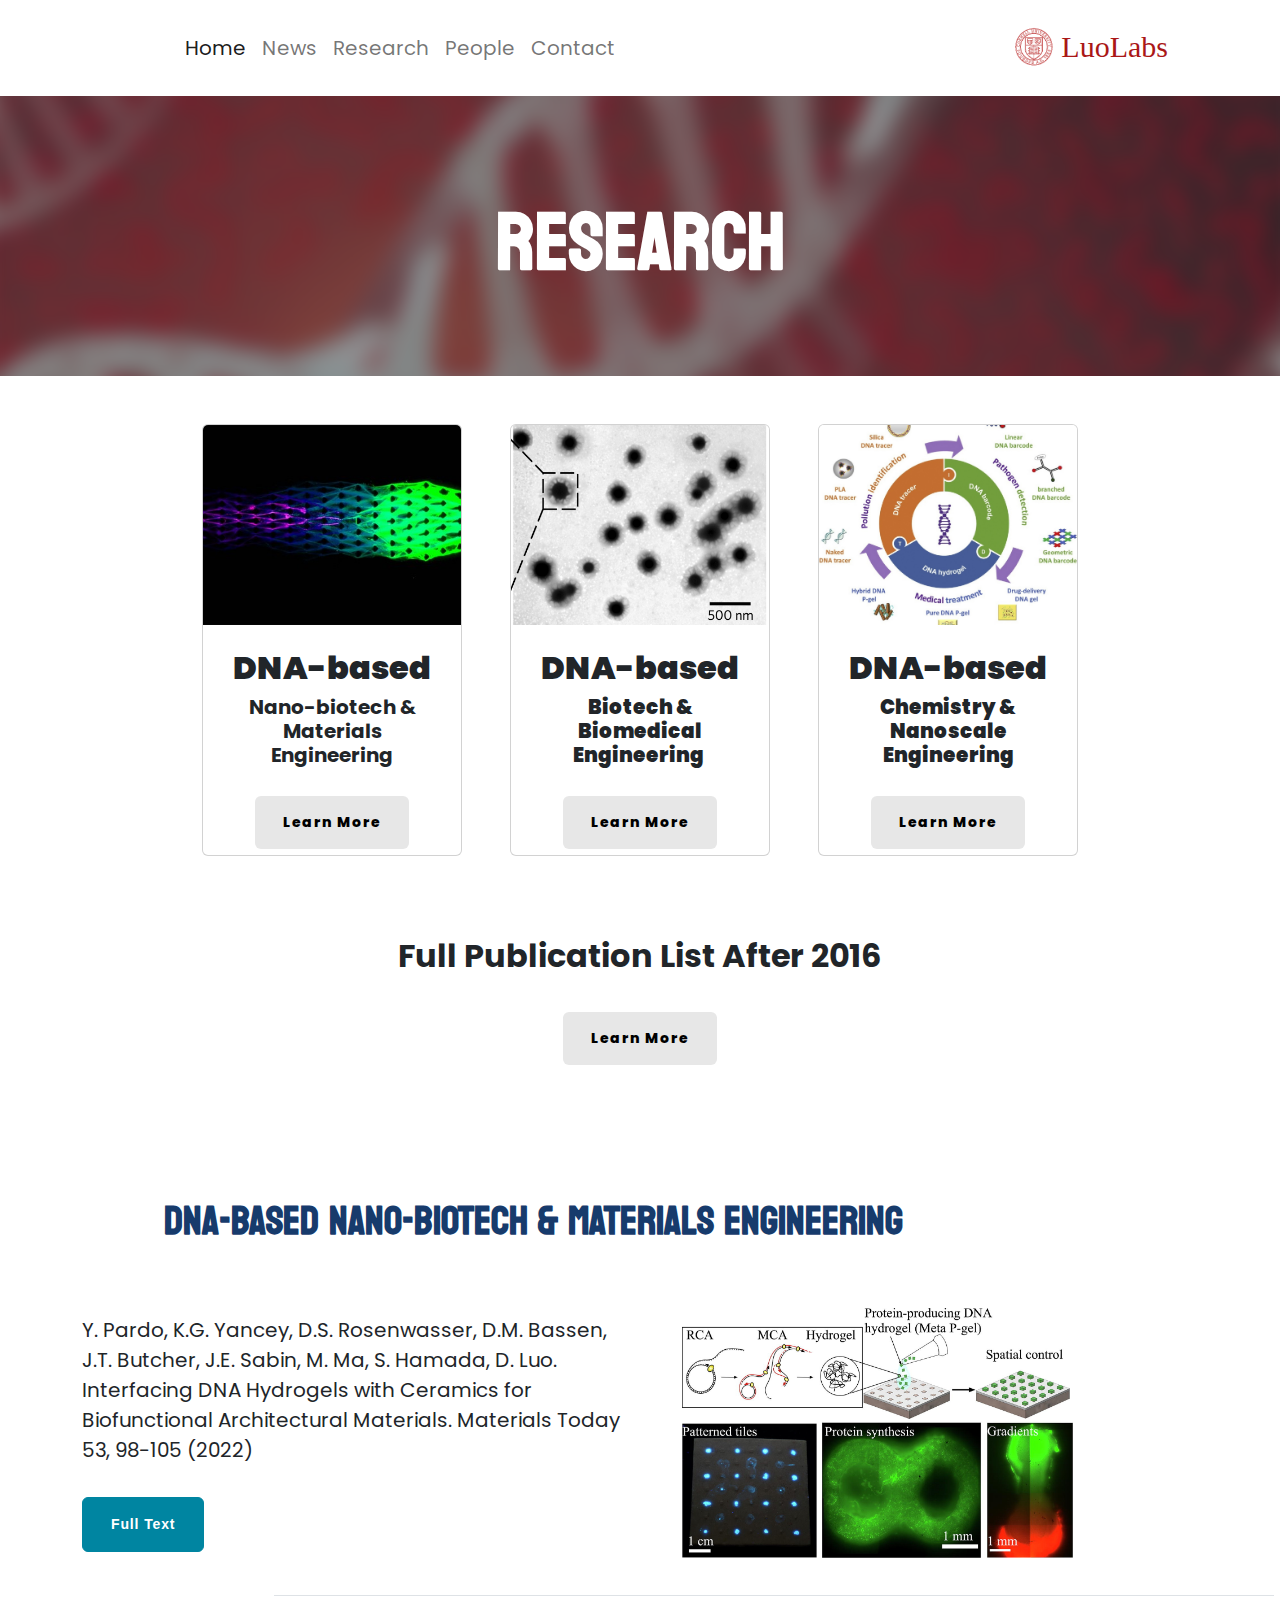
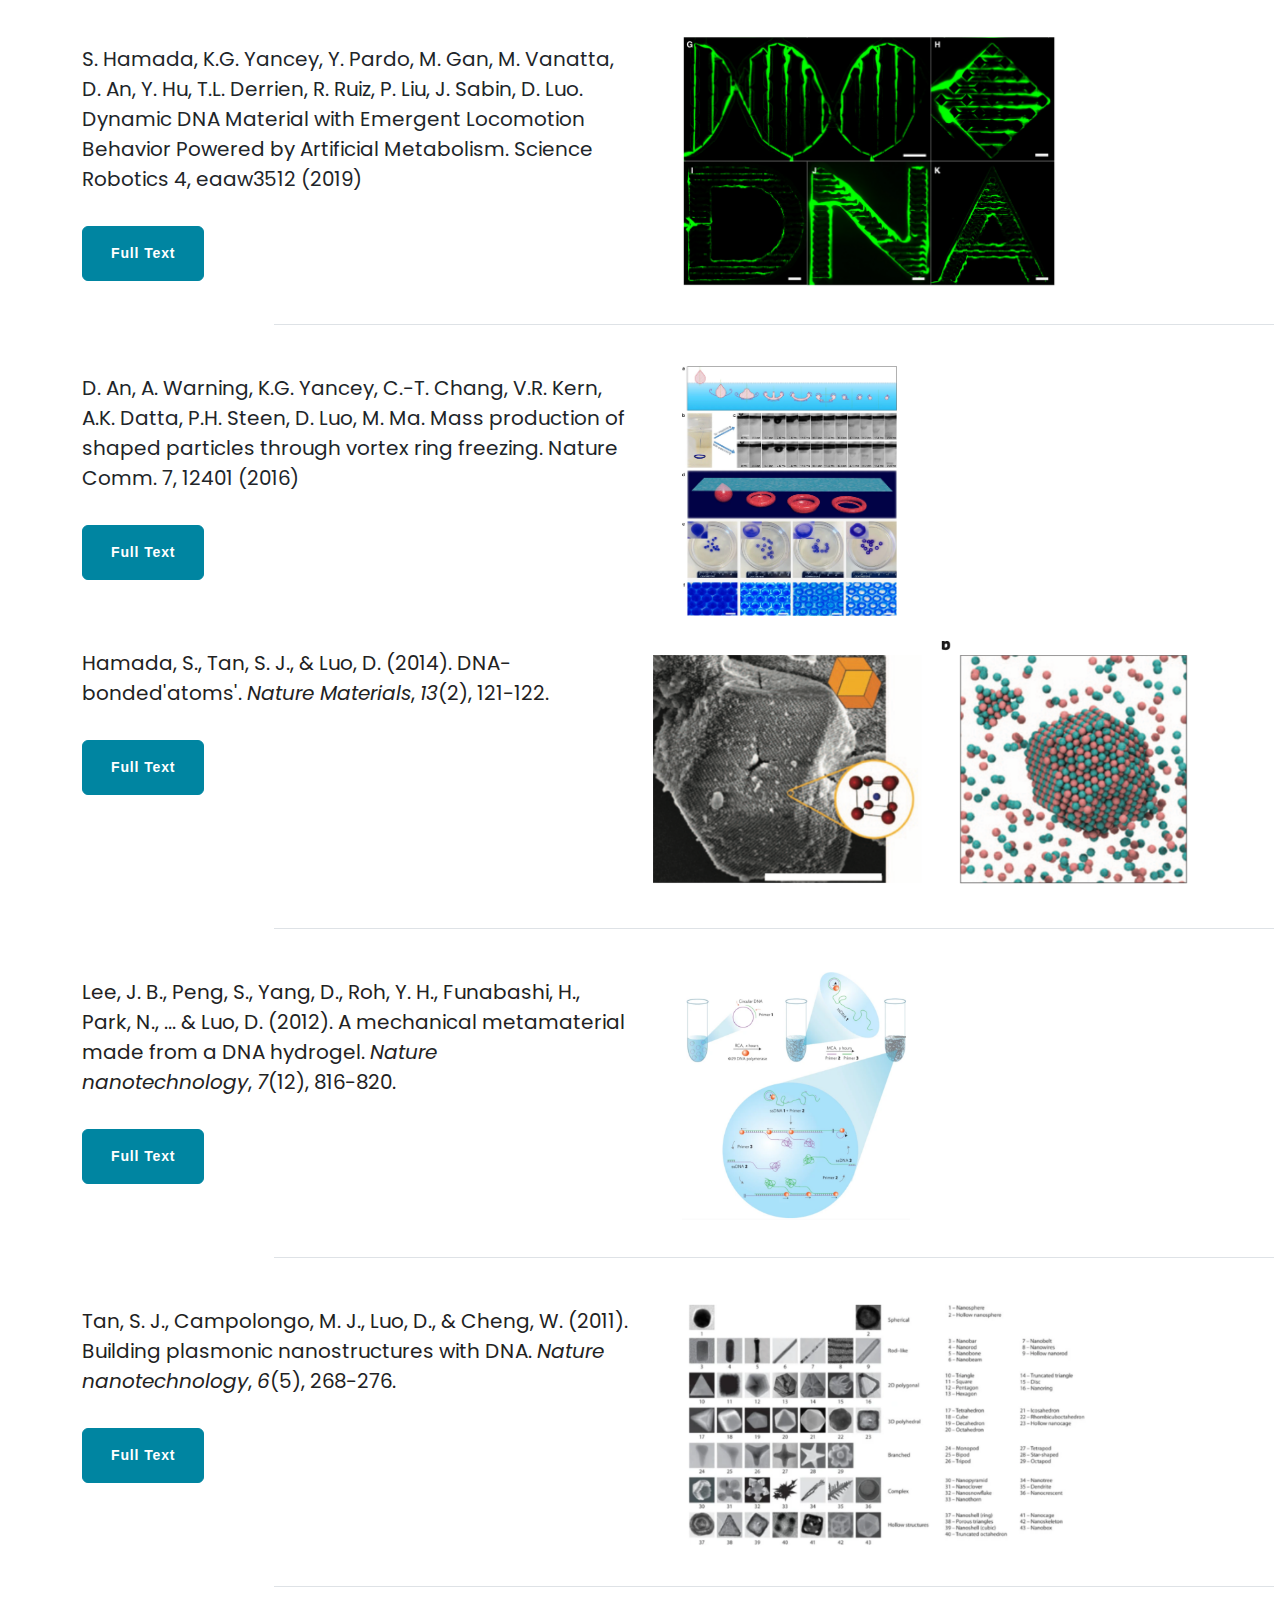
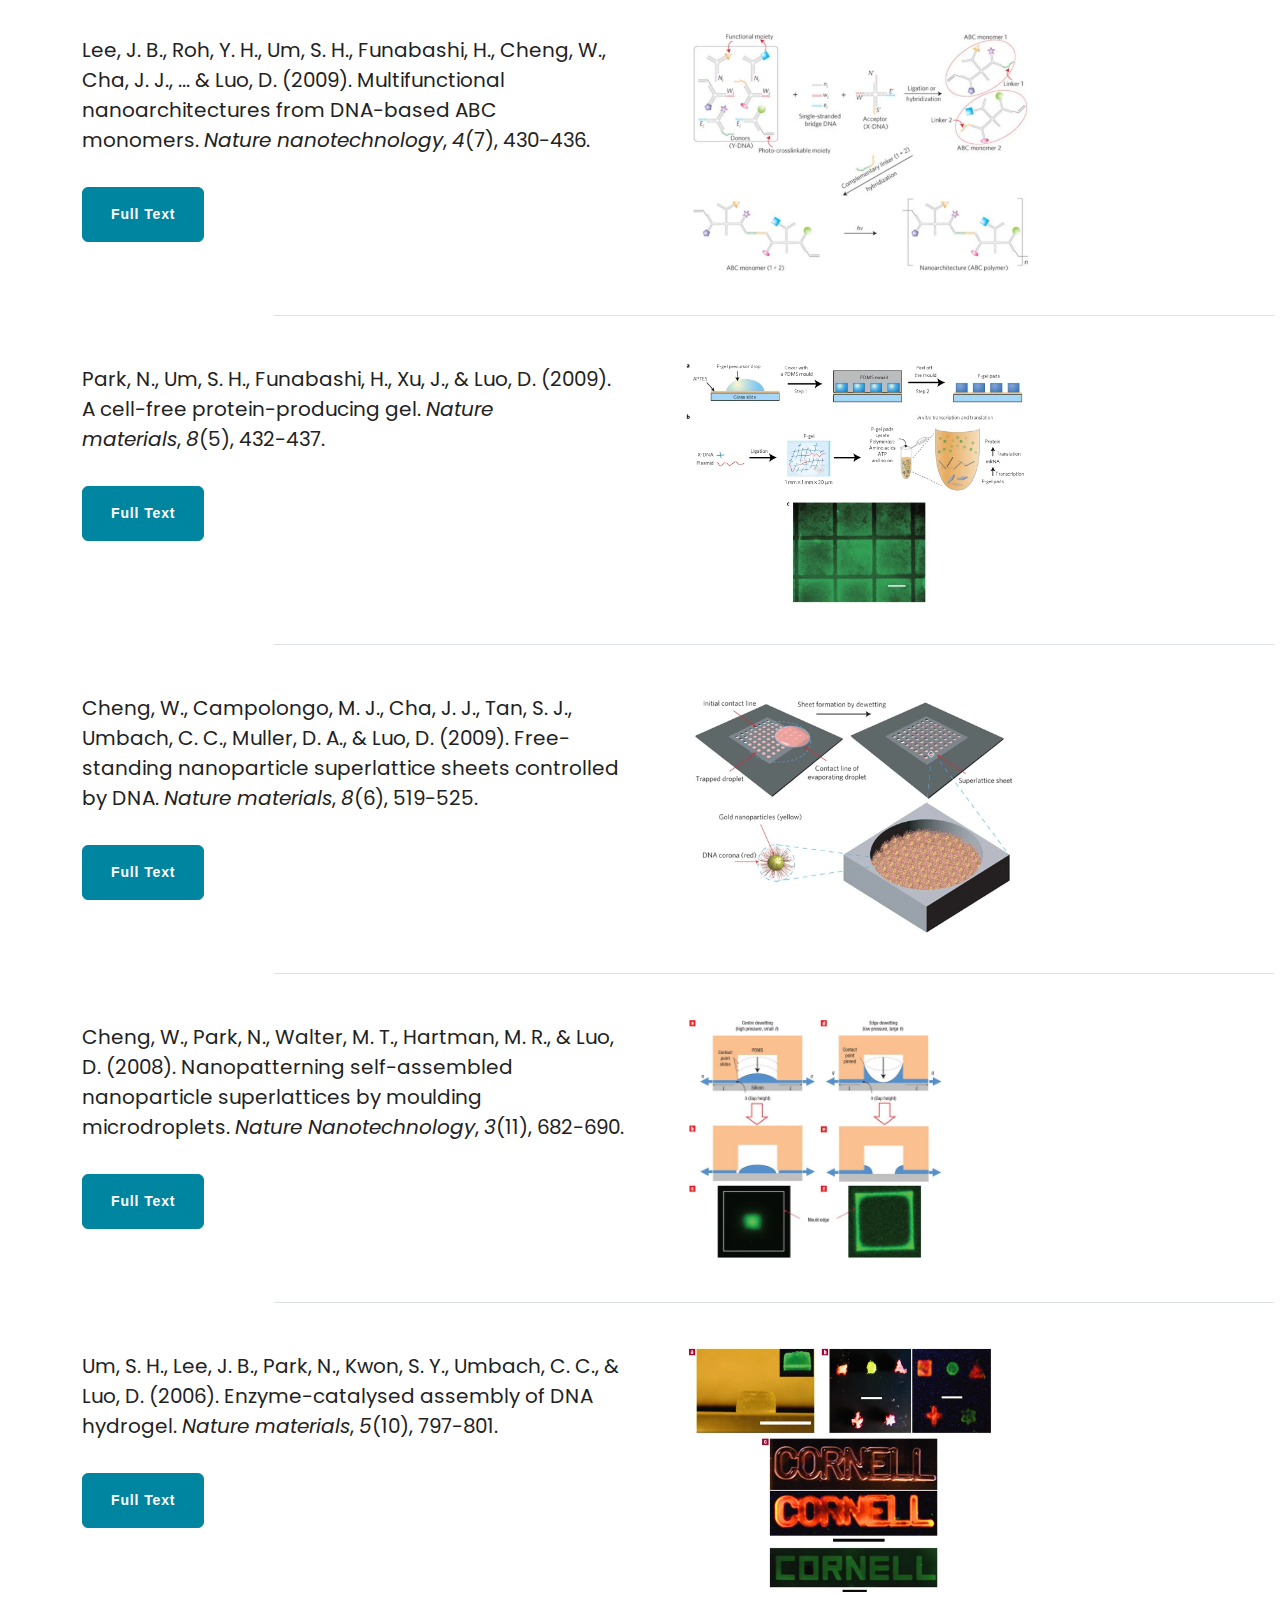
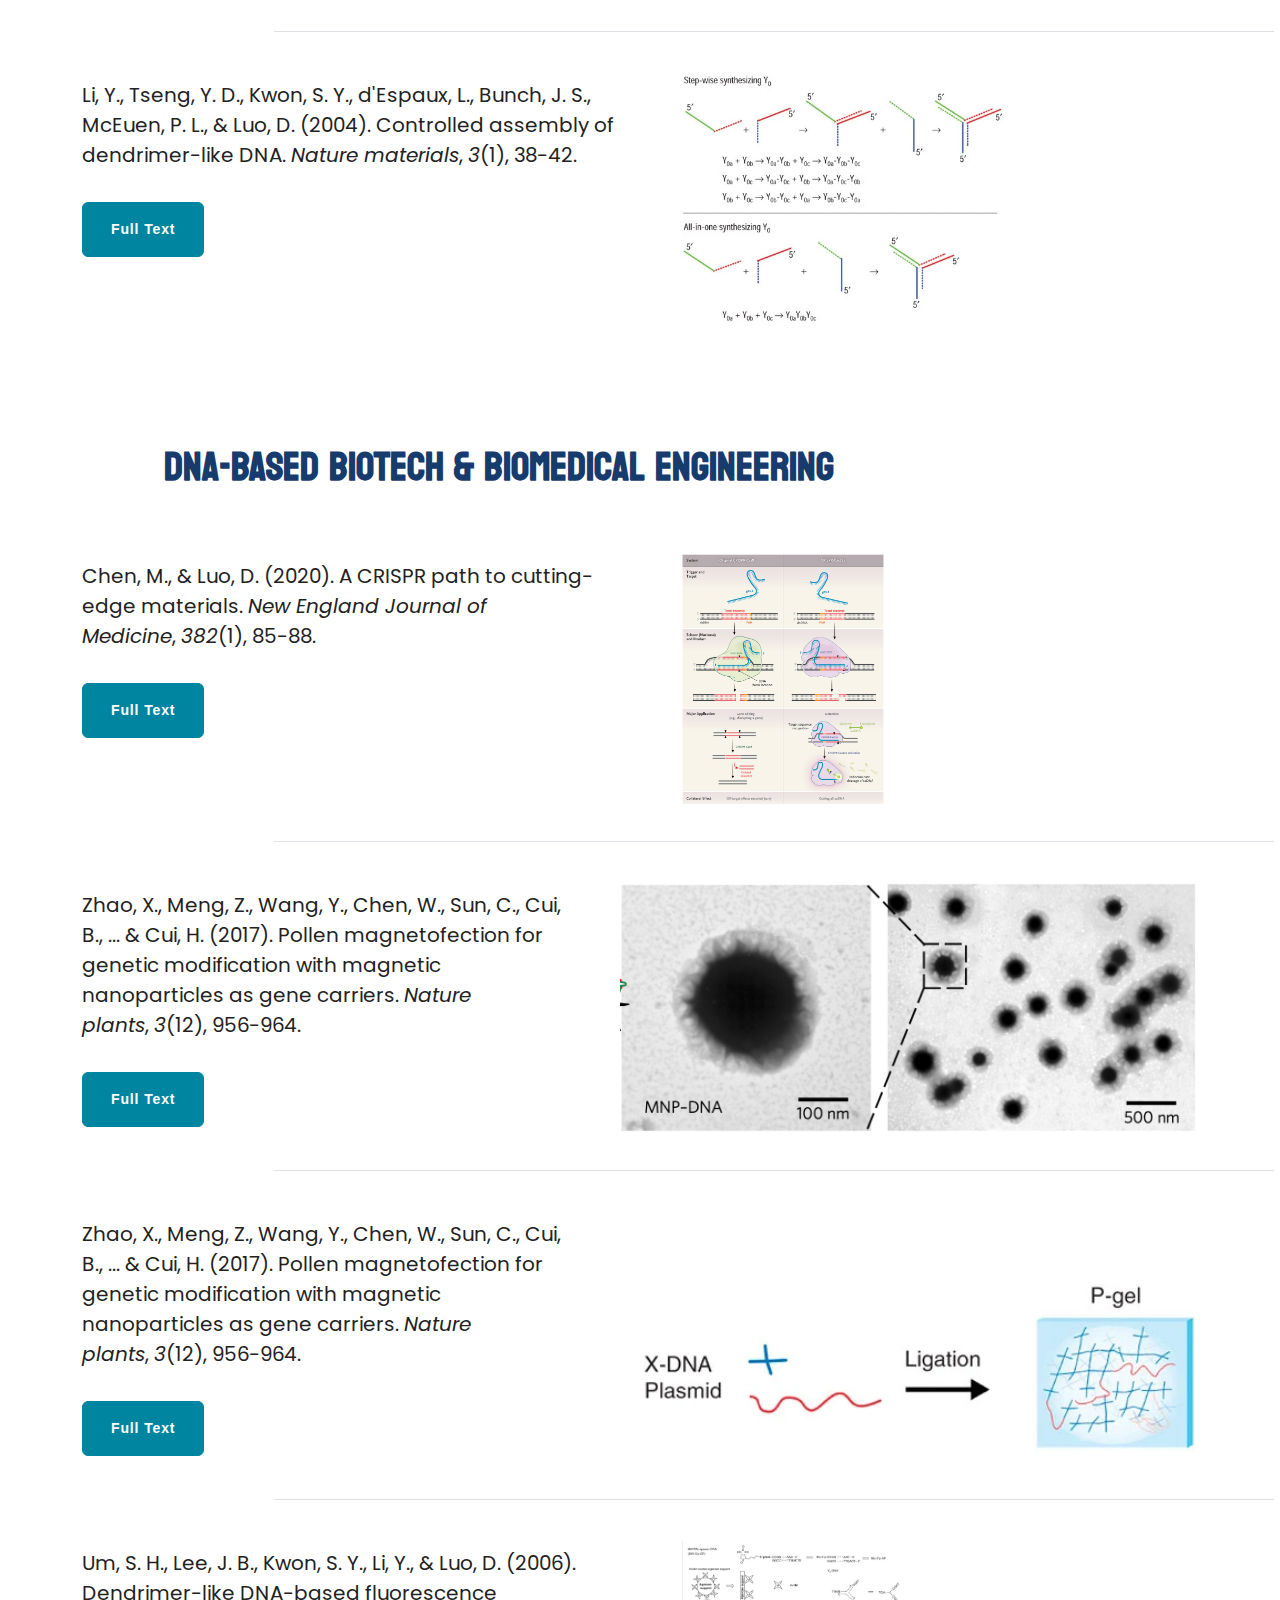
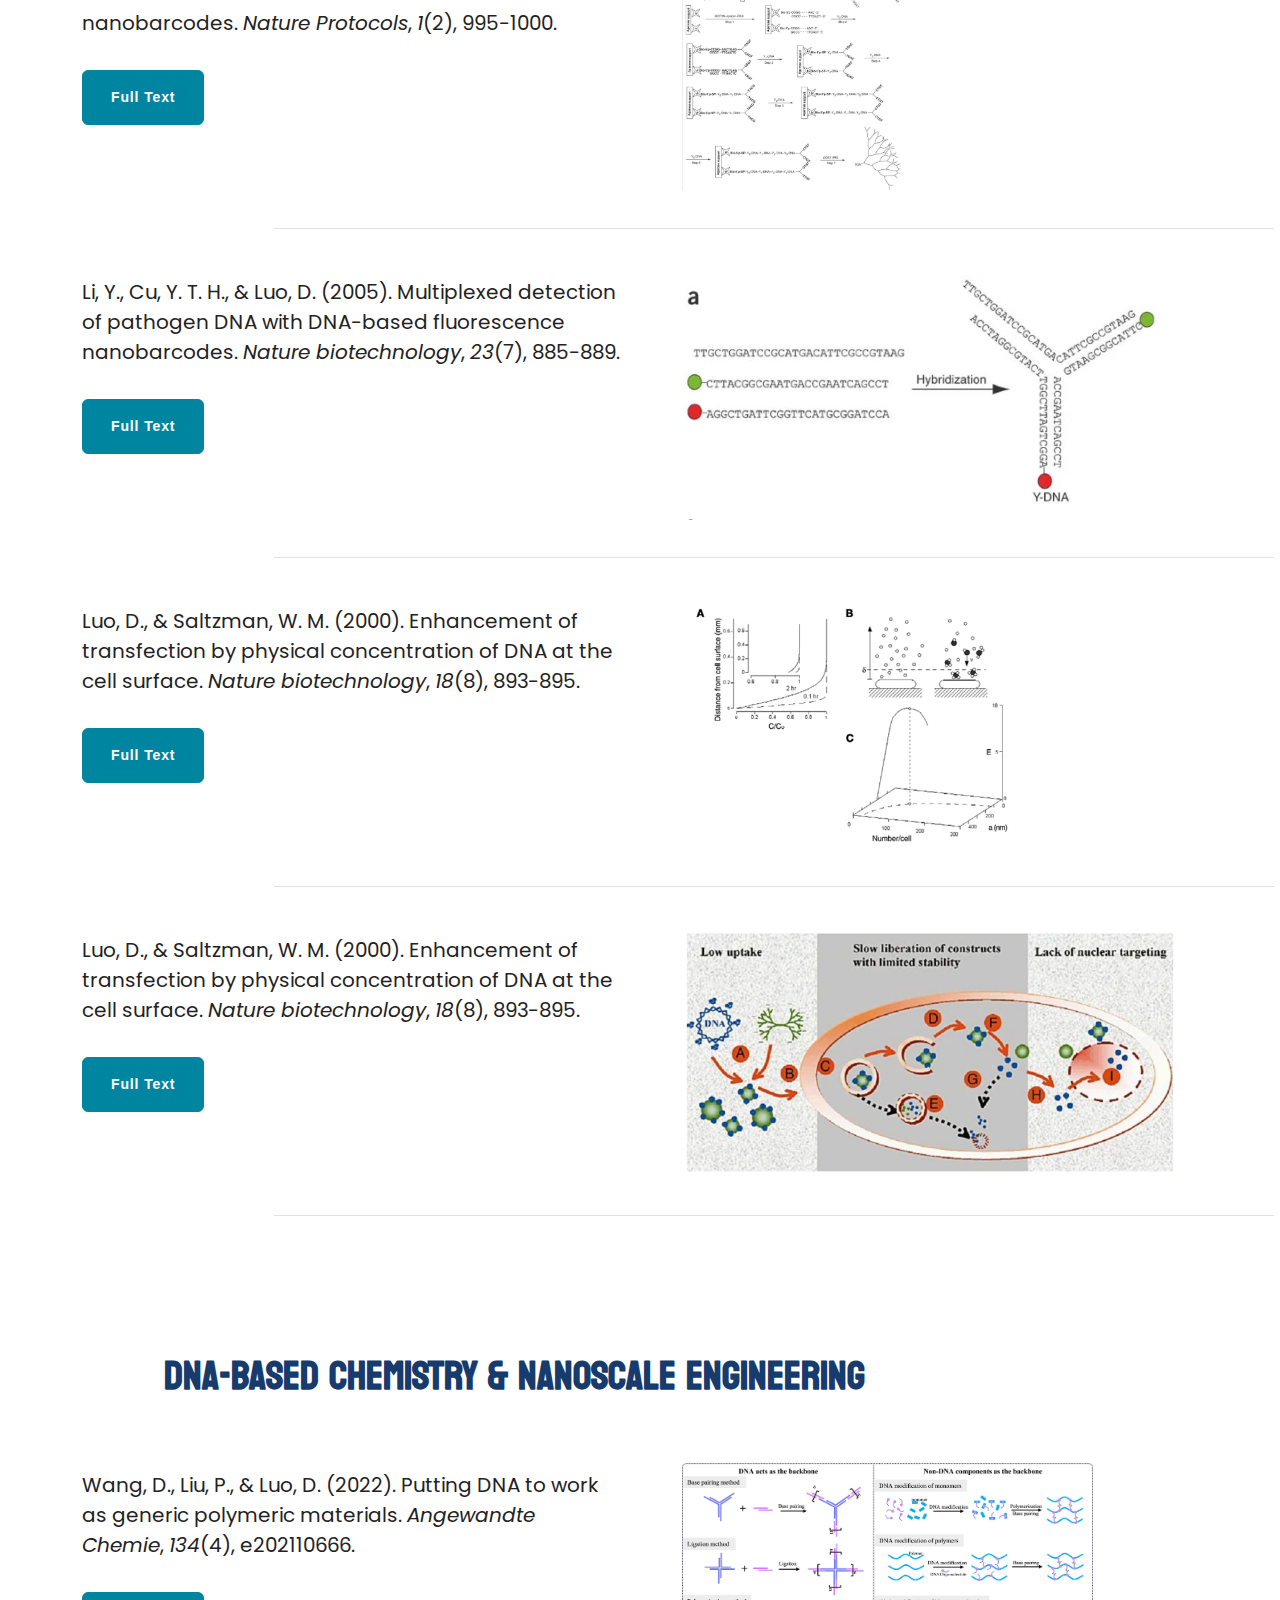
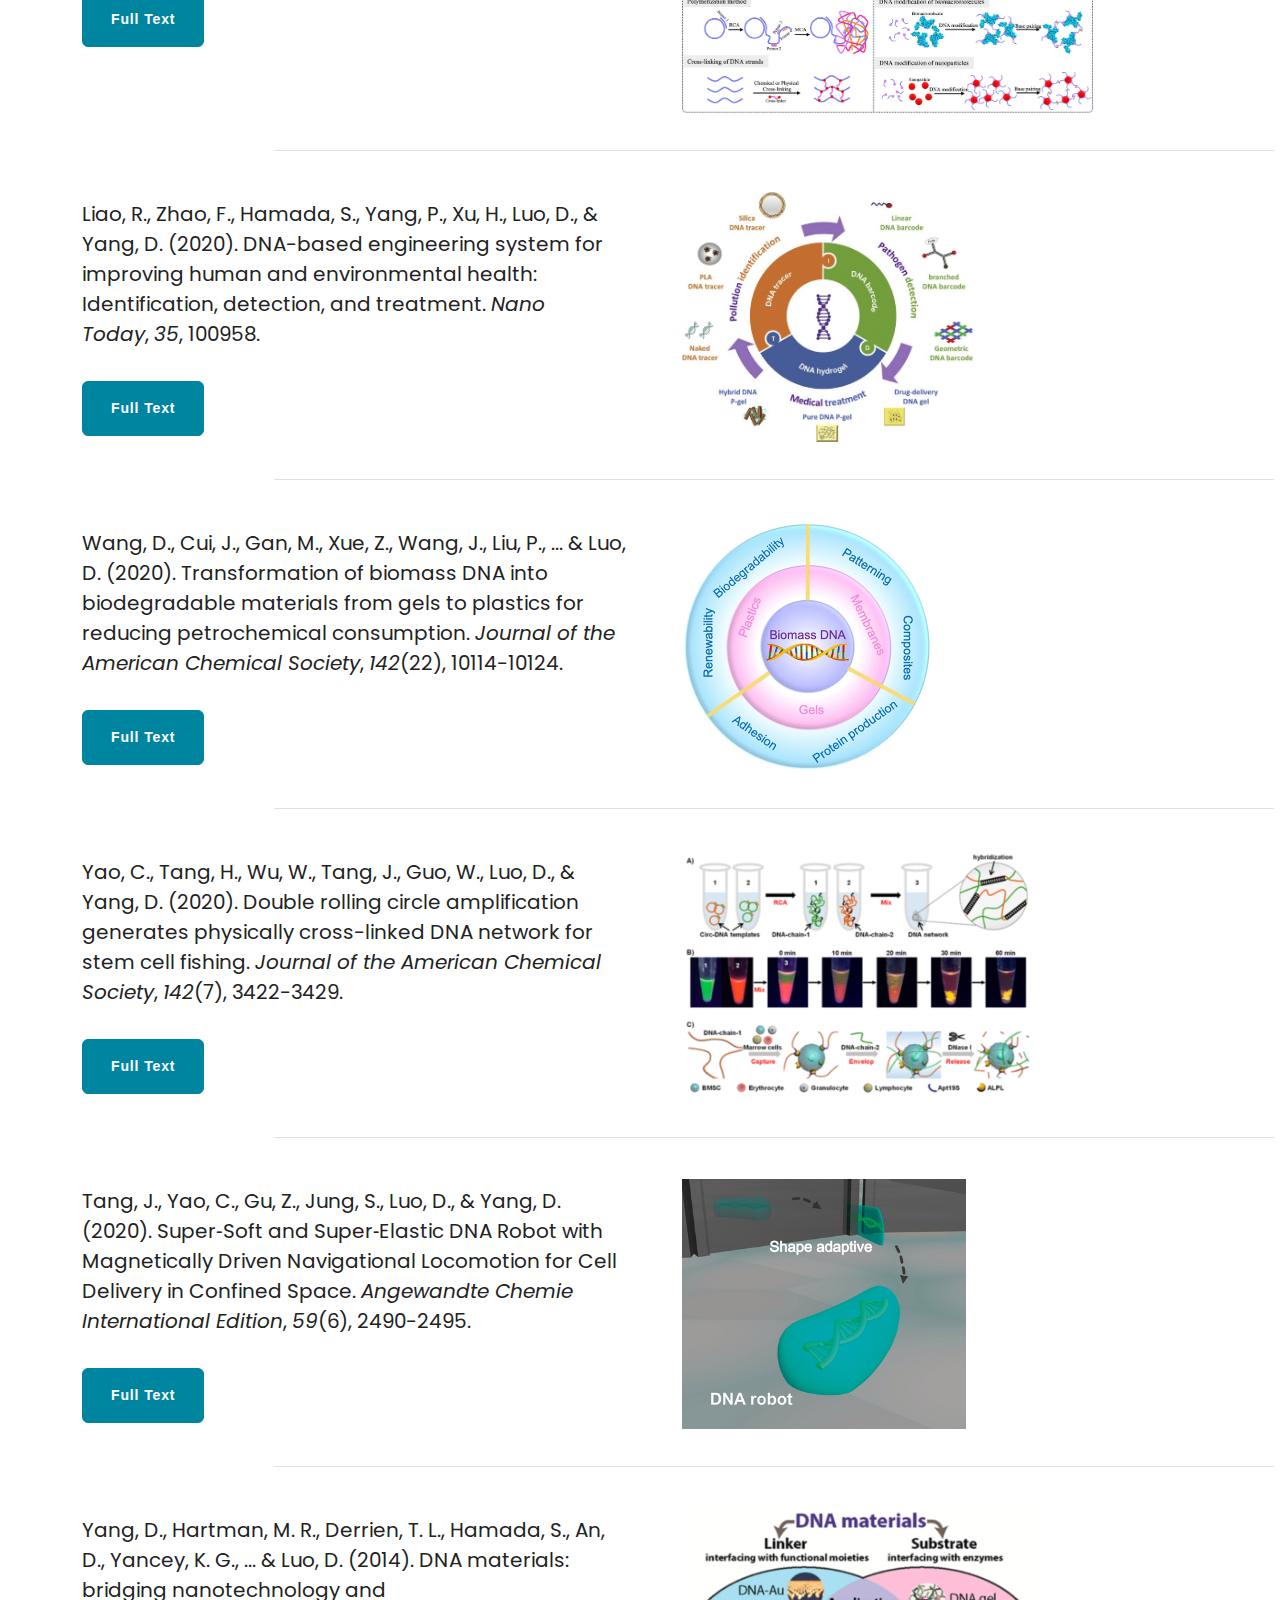
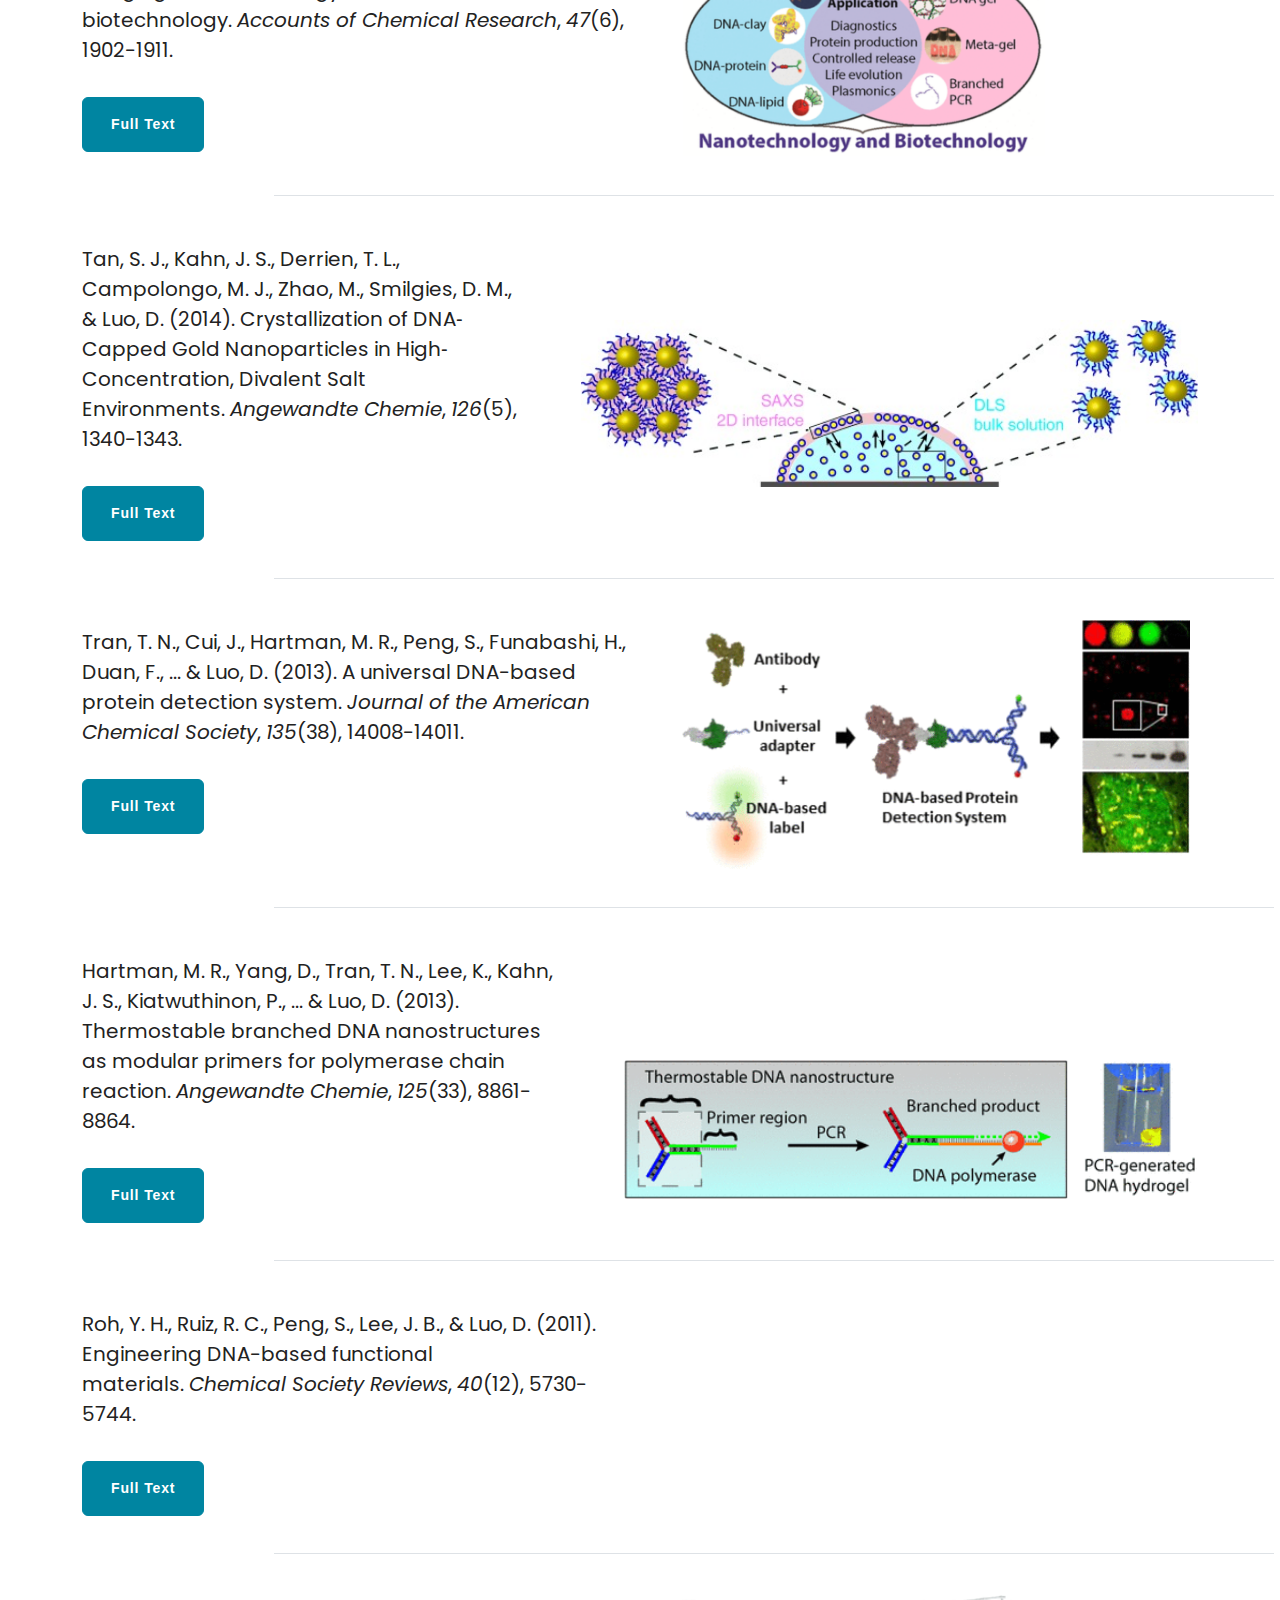
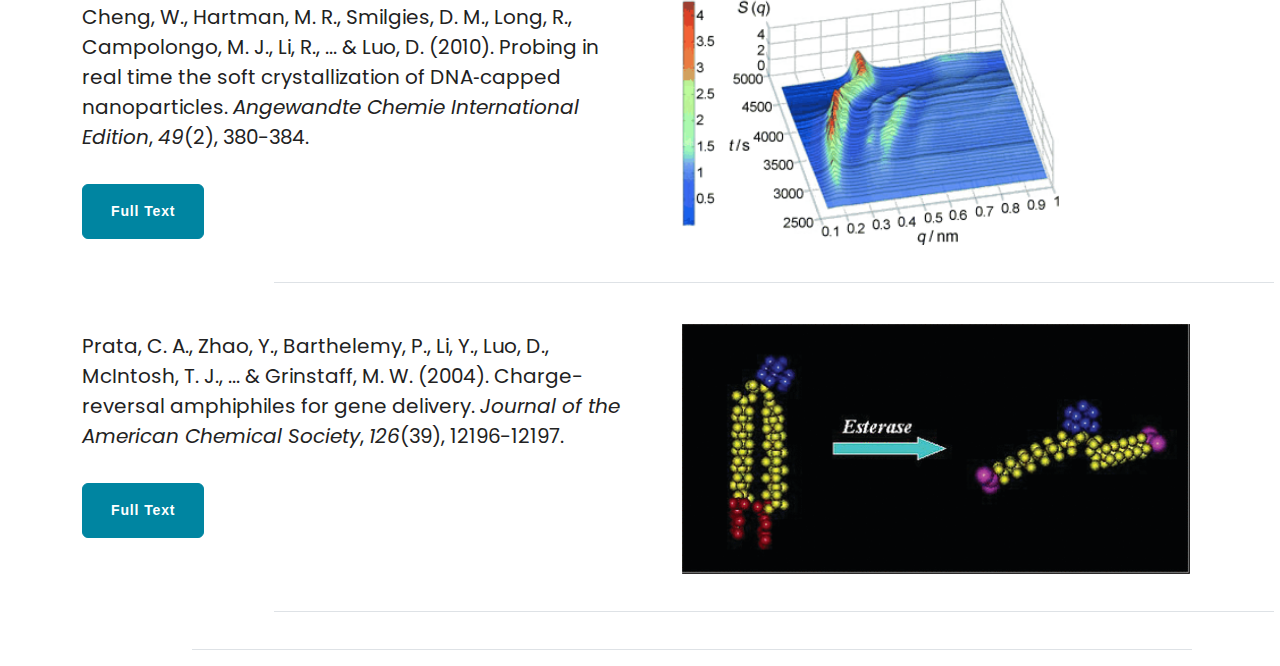
<file: Research.html>
<!DOCTYPE html>
<html lang="en">

<head>
    <meta charset="utf-8">
    <meta name="viewport" content="width=device-width, initial-scale=1.0, shrink-to-fit=no">
    <title>LuoLabs</title>
    <link rel="stylesheet" href="assets/bootstrap/css/bootstrap.min.css">
    <link rel="stylesheet" href="https://fonts.googleapis.com/css?family=Almarai&amp;display=swap">
    <link rel="stylesheet" href="https://fonts.googleapis.com/css?family=Bayon&amp;display=swap">
    <link rel="stylesheet" href="assets/css/bootstrap-icons.css">
    <link rel="stylesheet" href="assets/css/boxicons.css">
    <link rel="stylesheet" href="https://fonts.googleapis.com/css?family=Lora:400,400i,700,700i&amp;display=swap">
    <link rel="stylesheet" href="https://fonts.googleapis.com/css?family=Poppins&amp;display=swap">
    <link rel="stylesheet" href="assets/css/animate.min.css">
    <link rel="stylesheet" href="assets/css/Navbar-With-Button-icons.css">
    <link rel="stylesheet" href="assets/css/vendor/aos/aos.css">
    <link rel="stylesheet" href="assets/css/vendor/bootstrap/css/bootstrap.min.css">
    <link rel="stylesheet" href="assets/css/vendor/bootstrap-icons/bootstrap-icons.css">
    <link rel="stylesheet" href="assets/css/vendor/boxicons/css/boxicons.min.css">
    <link rel="stylesheet" href="assets/css/vendor/glightbox/css/glightbox.min.css">
    <link rel="stylesheet" href="assets/css/vendor/swiper/swiper-bundle.min.css">
    <link rel="stylesheet" href="assets/css/css/style.css">
    <link rel="stylesheet" href="assets/css/styles-1.css">
    <link rel="stylesheet" href="assets/css/Articles-Cards-images.css">
    <link rel="stylesheet" href="assets/css/styles-2.css">
</head>

<body>
    <nav class="navbar navbar-light navbar-expand-md py-3" style="text-align: center;">
        <div class="container"><a class="navbar-brand d-flex align-items-center" href="#"></a><button data-bs-toggle="collapse" class="navbar-toggler" data-bs-target="#navcol-1"><span class="visually-hidden">Toggle navigation</span><span class="navbar-toggler-icon"></span></button>
            <div class="collapse navbar-collapse" id="navcol-1" style="margin-left: 79px;font-family: Poppins, sans-serif;">
                <ul class="navbar-nav me-auto">
                    <li class="nav-item"><a class="nav-link active" data-bss-hover-animate="pulse" href="Main%20Page.html">Home</a></li>
                    <li class="nav-item"><a class="nav-link" data-bss-hover-animate="pulse" href="News.html">News</a></li>
                    <li class="nav-item"><a class="nav-link" data-bss-hover-animate="pulse" href="Research.html">Research</a></li>
                    <li class="nav-item"><a class="nav-link" data-bss-hover-animate="pulse" href="People.html">People</a></li>
                    <li class="nav-item"><a class="nav-link" data-bss-hover-animate="pulse" href="Contact.html">Contact</a></li>
                </ul><span class="navbar-text" style="font-size: 30px;font-family: Arvo, serif;text-align: left;color: rgb(170,23,23);border-style: none;border-bottom-style: none;margin-right: 30px;">
                    <picture><img src="assets/img/Other%20Image/Cornell_University_Logo.png" width="50" height="50" style="width: 50px;height: 50px;padding: 5px;margin-top: -7px;margin-right: 2px;"></picture>LuoLabs
                </span>
            </div>
        </div>
    </nav>
    <header class="masthead" style="background: url(&quot;assets/img/Other%20Image/Artboard%201.png&quot;) repeat-x;height: 280px;padding-bottom: 100px;padding-top: 100px;background-size: cover;">
        <div class="container position-relative px-4 px-lg-5">
            <div class="row gx-4 gx-lg-5 justify-content-center">
                <div class="col-md-10 col-lg-8 col-xl-7">
                    <div class="page-heading">
                        <h1 style="font-family: Bayon, sans-serif;"><strong>Research</strong></h1>
                    </div>
                </div>
            </div>
        </div>
    </header>
    <div class="container">
        <div class="row gx-4 gx-lg-5 justify-content-center" style="padding-bottom: 20px;padding-right: 120px;padding-left: 120px;">
            <div class="col">
                <div class="card"><img class="card-img-top w-100 d-block fit-cover" style="height: 200px;" src="assets/img/Other%20Image/0410_lifelike_material_tnd.jpg">
                    <div class="card-body p-4" style="height: 230px;border-style: none;border-color: rgb(150,0,1);">
                        <h1 style="font-family: Poppins, sans-serif;font-size: 32px;text-align: center;"><strong>DNA-based</strong></h1>
                        <h4 class="card-title" style="font-family: Poppins;font-weight: bold;font-size: 20px;text-align: center;">Nano-biotech &amp; <br>Materials Engineering</h4>
                        <div class="col" style="text-align: center;padding-top: 21px;"><a class="btn btn-primary" role="button" style="background: rgb(231,231,231);font-family: Poppins, sans-serif;border-style: none;color: rgb(0,0,0);" data-bs-target="#nano_biotech" href="#nano_biotech">Learn More</a></div>
                    </div>
                </div>
            </div>
            <div class="col">
                <div class="card"><img class="card-img-top w-100 d-block fit-cover" style="height: 200px;" src="assets/img/Research%20Papers/Screenshot%202023-08-29%20at%2010.38.33%20PM.png">
                    <div class="card-body p-4" style="height: 230px;font-family: Poppins, sans-serif;">
                        <h1 style="font-family: Poppins, sans-serif;font-size: 32px;text-align: center;"><strong>DNA-based</strong></h1>
                        <h4 class="card-title" style="font-family: Poppins, sans-serif;font-size: 20px;text-align: center;"><strong>Biotech &amp; Biomedical Engineering&nbsp;</strong></h4>
                        <div class="col" style="text-align: center;padding-top: 21px;"><a class="btn btn-primary" role="button" style="background: rgb(231,231,231);font-family: Poppins, sans-serif;border-style: none;color: rgb(0,0,0);" href="#biomed">Learn More</a></div>
                    </div>
                </div>
            </div>
            <div class="col" style="padding-bottom: 24px;">
                <div class="card"><img class="card-img-top w-100 d-block fit-cover" style="height: 200px;" src="assets/img/Research%20Papers/1-s2.0-S1748013220301274-fx1_lrg.jpg" width="306" height="200">
                    <div class="card-body p-4" style="height: 230px;padding: 24px;">
                        <h1 style="font-family: Poppins, sans-serif;font-size: 32px;text-align: center;"><strong>DNA-based</strong></h1>
                        <h4 class="card-title" style="font-family: Poppins, sans-serif;font-size: 20px;text-align: center;"><strong>Chemistry &amp; </strong><br><strong>Nanoscale Engineering</strong></h4>
                        <div class="col" style="text-align: center;padding-top: 21px;"><a class="btn btn-primary" role="button" style="background: rgb(231,231,231);font-family: Poppins, sans-serif;border-style: none;color: rgb(0,0,0);" href="#chem">Learn More</a></div>
                    </div>
                </div>
            </div>
        </div>
    </div>
    <div class="container">
        <div class="row">
            <div class="col">
                <p class="text-center" style="font-family: Poppins, sans-serif;font-size: 32px;font-weight: bold;">Full Publication List After 2016</p>
                <div class="row">
                    <div class="col" style="text-align: center;"><a class="btn btn-primary" role="button" style="background: rgb(231,231,231);font-family: Poppins, sans-serif;border-style: none;color: rgb(0,0,0);" data-bs-target="#nano_biotech" href="Publications.html">Learn More</a></div>
                </div>
            </div>
        </div>
    </div>
    <div class="container">
        <h4 style="font-family: Poppins;font-weight: bold;font-size: 20px;text-align: center;"></h4>
    </div>
    <div class="container" style="padding-top: 24px;">
        <h1 id="nano_biotech" style="font-family: Bayon, sans-serif;padding-left: 82px;padding-bottom: 30px;padding-right: 82px;padding-top: 100px;"><strong><span style="color: rgb(23, 59, 108);">DNA-BASED NANO-BIOTECH &amp; MATERIALS ENGINEERING</span></strong></h1>
    </div>
    <div class="container">
        <div class="row">
            <div class="col">
                <p style="font-family: Poppins, sans-serif;">Y. Pardo, K.G. Yancey, D.S. Rosenwasser, D.M. Bassen, J.T. Butcher, J.E. Sabin, M. Ma, S. Hamada, D. Luo. Interfacing DNA Hydrogels with Ceramics for Biofunctional Architectural Materials. Materials Today 53, 98-105 (2022)</p><a class="btn btn-primary" role="button" style="text-align: right;margin-left: 0px;margin-top: 0px;background: var(--bs-btn-bg);" href="https://www.sciencedirect.com/science/article/abs/pii/S1369702121003618">Full Text</a>
            </div>
            <div class="col"><img style="height: 250px;max-height: 300px;margin-top: 25px;margin-right: 0px;margin-left: 30px;" src="assets/img/Research%20Papers/1-s2.0-S1369702121003618-ga1_lrg.jpg"></div>
        </div>
        <hr class="d-xxl-flex" style="padding-right: 0px;width: 1000px;margin-right: 0px;margin-left: 192px;margin-top: 37px;">
        <div class="row">
            <div class="col">
                <p style="font-family: Poppins, sans-serif;">S. Hamada, K.G. Yancey, Y. Pardo, M. Gan, M. Vanatta, D. An, Y. Hu, T.L. Derrien, R. Ruiz, P. Liu, J. Sabin, D. Luo. Dynamic DNA Material with Emergent Locomotion Behavior Powered by Artificial Metabolism. Science Robotics 4, eaaw3512 (2019)</p><a class="btn btn-primary" role="button" style="text-align: right;margin-left: 0px;margin-top: 0px;background: var(--bs-btn-bg);" href="https://www.science.org/doi/10.1126/scirobotics.aaw3512?url_ver=Z39.88-2003&amp;rfr_id=ori:rid:crossref.org&amp;rfr_dat=cr_pub%20%200pubmed">Full Text</a>
            </div>
            <div class="col"><img style="height: 250px;max-height: 300px;margin-top: 25px;margin-right: 0px;margin-left: 30px;" src="assets/img/Research%20Papers/Screenshot%202023-05-30%20at%2010.39.54%20PM.png"></div>
        </div>
        <hr class="d-xxl-flex" style="padding-right: 0px;width: 1000px;margin-right: 0px;margin-left: 192px;margin-top: 37px;">
        <div class="row">
            <div class="col">
                <p style="font-family: Poppins, sans-serif;">D. An, A. Warning, K.G. Yancey, C.-T. Chang, V.R. Kern, A.K. Datta, P.H. Steen, D. Luo, M. Ma. Mass production of shaped particles through vortex ring freezing. Nature Comm. 7, 12401 (2016)</p><a class="btn btn-primary" role="button" style="text-align: right;margin-left: 0px;margin-top: 0px;background: var(--bs-btn-bg);" href="https://www.nature.com/articles/ncomms12401">Full Text</a>
            </div>
            <div class="col"><img style="height: 250px;max-height: 300px;margin-top: 25px;margin-right: 0px;margin-left: 30px;" src="assets/img/Research%20Papers/41467_2016_Article_BFncomms12401_Fig1_HTML.jpg.webp"></div>
        </div>
        <div class="row">
            <div class="col">
                <p style="font-family: Poppins, sans-serif;"><span style="color: rgb(34, 34, 34);">Hamada, S., Tan, S. J., &amp; Luo, D. (2014). DNA-bonded'atoms'.&nbsp;</span><em><span style="color: rgb(34, 34, 34);">Nature Materials</span></em><span style="color: rgb(34, 34, 34);">,&nbsp;</span><em><span style="color: rgb(34, 34, 34);">13</span></em><span style="color: rgb(34, 34, 34);">(2), 121-122.</span></p><a class="btn btn-primary" role="button" style="text-align: right;margin-left: 0px;margin-top: 0px;background: var(--bs-btn-bg);" href="https://www.nature.com/articles/nmat3876">Full Text</a>
            </div>
            <div class="col"><img style="height: 250px;max-height: 300px;margin-top: 25px;margin-right: 0px;margin-left: 30px;" src="assets/img/Research%20Papers/Screenshot%202023-08-30%20at%208.53.47%20AM.png"></div>
        </div>
        <hr class="d-xxl-flex" style="padding-right: 0px;width: 1000px;margin-right: 0px;margin-left: 192px;margin-top: 37px;">
        <div class="row">
            <div class="col">
                <p style="font-family: Poppins, sans-serif;"><span style="color: rgb(34, 34, 34);">Lee, J. B., Peng, S., Yang, D., Roh, Y. H., Funabashi, H., Park, N., ... &amp; Luo, D. (2012). A mechanical metamaterial made from a DNA hydrogel.&nbsp;</span><em><span style="color: rgb(34, 34, 34);">Nature nanotechnology</span></em><span style="color: rgb(34, 34, 34);">,&nbsp;</span><em><span style="color: rgb(34, 34, 34);">7</span></em><span style="color: rgb(34, 34, 34);">(12), 816-820.</span></p><a class="btn btn-primary" role="button" style="text-align: right;margin-left: 0px;margin-top: 0px;background: var(--bs-btn-bg);" href="https://www.nature.com/articles/nnano.2012.211">Full Text</a>
            </div>
            <div class="col"><img style="height: 250px;max-height: 300px;margin-top: 25px;margin-right: 0px;margin-left: 30px;" src="assets/img/Research%20Papers/Screenshot%202023-09-01%20at%205.15.57%20PM.png"></div>
        </div>
        <hr class="d-xxl-flex" style="padding-right: 0px;width: 1000px;margin-right: 0px;margin-left: 192px;margin-top: 37px;">
        <div class="row">
            <div class="col">
                <p style="font-family: Poppins, sans-serif;"><span style="color: rgb(34, 34, 34);">Tan, S. J., Campolongo, M. J., Luo, D., &amp; Cheng, W. (2011). Building plasmonic nanostructures with DNA.&nbsp;</span><em><span style="color: rgb(34, 34, 34);">Nature nanotechnology</span></em><span style="color: rgb(34, 34, 34);">,&nbsp;</span><em><span style="color: rgb(34, 34, 34);">6</span></em><span style="color: rgb(34, 34, 34);">(5), 268-276.</span></p><a class="btn btn-primary" role="button" style="text-align: right;margin-left: 0px;margin-top: 0px;background: var(--bs-btn-bg);" href="https://www.nature.com/articles/nnano.2011.49">Full Text</a>
            </div>
            <div class="col"><img style="height: 250px;max-height: 300px;margin-top: 25px;margin-right: 0px;margin-left: 30px;" src="assets/img/Research%20Papers/Screenshot%202023-09-01%20at%205.23.47%20PM.png"></div>
        </div>
        <hr class="d-xxl-flex" style="padding-right: 0px;width: 1000px;margin-right: 0px;margin-left: 192px;margin-top: 37px;">
        <div class="row">
            <div class="col">
                <p style="font-family: Poppins, sans-serif;"><span style="color: rgb(34, 34, 34);">Lee, J. B., Roh, Y. H., Um, S. H., Funabashi, H., Cheng, W., Cha, J. J., ... &amp; Luo, D. (2009). Multifunctional nanoarchitectures from DNA-based ABC monomers.&nbsp;</span><em><span style="color: rgb(34, 34, 34);">Nature nanotechnology</span></em><span style="color: rgb(34, 34, 34);">,&nbsp;</span><em><span style="color: rgb(34, 34, 34);">4</span></em><span style="color: rgb(34, 34, 34);">(7), 430-436.</span></p><a class="btn btn-primary" role="button" style="text-align: right;margin-left: 0px;margin-top: 0px;background: var(--bs-btn-bg);" href="https://www.nature.com/articles/nnano.2009.93">Full Text</a>
            </div>
            <div class="col"><img style="height: 250px;max-height: 300px;margin-top: 25px;margin-right: 0px;margin-left: 30px;" src="assets/img/Research%20Papers/Screenshot%202023-09-01%20at%205.26.23%20PM.png"></div>
        </div>
        <hr class="d-xxl-flex" style="padding-right: 0px;width: 1000px;margin-right: 0px;margin-left: 192px;margin-top: 37px;">
        <div class="row">
            <div class="col">
                <p style="font-family: Poppins, sans-serif;"><span style="color: rgb(34, 34, 34);">Park, N., Um, S. H., Funabashi, H., Xu, J., &amp; Luo, D. (2009). A cell-free protein-producing gel.&nbsp;</span><em><span style="color: rgb(34, 34, 34);">Nature materials</span></em><span style="color: rgb(34, 34, 34);">,&nbsp;</span><em><span style="color: rgb(34, 34, 34);">8</span></em><span style="color: rgb(34, 34, 34);">(5), 432-437.</span></p><a class="btn btn-primary" role="button" style="text-align: right;margin-left: 0px;margin-top: 0px;background: var(--bs-btn-bg);" href="https://www.nature.com/articles/nmat2419">Full Text</a>
            </div>
            <div class="col"><img style="height: 250px;max-height: 300px;margin-top: 25px;margin-right: 0px;margin-left: 30px;" src="assets/img/Research%20Papers/Screenshot%202023-09-01%20at%205.34.08%20PM.png"></div>
        </div>
        <hr class="d-xxl-flex" style="padding-right: 0px;width: 1000px;margin-right: 0px;margin-left: 192px;margin-top: 37px;">
        <div class="row">
            <div class="col">
                <p style="font-family: Poppins, sans-serif;"><span style="color: rgb(34, 34, 34);">Cheng, W., Campolongo, M. J., Cha, J. J., Tan, S. J., Umbach, C. C., Muller, D. A., &amp; Luo, D. (2009). Free-standing nanoparticle superlattice sheets controlled by DNA.&nbsp;</span><em><span style="color: rgb(34, 34, 34);">Nature materials</span></em><span style="color: rgb(34, 34, 34);">,&nbsp;</span><em><span style="color: rgb(34, 34, 34);">8</span></em><span style="color: rgb(34, 34, 34);">(6), 519-525.</span></p><a class="btn btn-primary" role="button" style="text-align: right;margin-left: 0px;margin-top: 0px;background: var(--bs-btn-bg);" href="https://www.nature.com/articles/nmat2440">Full Text</a>
            </div>
            <div class="col"><img style="height: 250px;max-height: 300px;margin-top: 25px;margin-right: 0px;margin-left: 30px;" src="assets/img/Research%20Papers/Screenshot%202023-09-01%20at%205.38.04%20PM.png"></div>
        </div>
        <hr class="d-xxl-flex" style="padding-right: 0px;width: 1000px;margin-right: 0px;margin-left: 192px;margin-top: 37px;">
        <div class="row">
            <div class="col">
                <p style="font-family: Poppins, sans-serif;"><span style="color: rgb(34, 34, 34);">Cheng, W., Park, N., Walter, M. T., Hartman, M. R., &amp; Luo, D. (2008). Nanopatterning self-assembled nanoparticle superlattices by moulding microdroplets.&nbsp;</span><em><span style="color: rgb(34, 34, 34);">Nature Nanotechnology</span></em><span style="color: rgb(34, 34, 34);">,&nbsp;</span><em><span style="color: rgb(34, 34, 34);">3</span></em><span style="color: rgb(34, 34, 34);">(11), 682-690.</span></p><a class="btn btn-primary" role="button" style="text-align: right;margin-left: 0px;margin-top: 0px;background: var(--bs-btn-bg);" href="https://www.nature.com/articles/nnano.2008.279">Full Text</a>
            </div>
            <div class="col"><img style="height: 250px;max-height: 300px;margin-top: 25px;margin-right: 0px;margin-left: 30px;" src="assets/img/Research%20Papers/Screenshot%202023-09-01%20at%205.40.52%20PM.png"></div>
        </div>
        <hr class="d-xxl-flex" style="padding-right: 0px;width: 1000px;margin-right: 0px;margin-left: 192px;margin-top: 37px;">
        <div class="row">
            <div class="col">
                <p style="font-family: Poppins, sans-serif;"><span style="color: rgb(34, 34, 34);">Um, S. H., Lee, J. B., Park, N., Kwon, S. Y., Umbach, C. C., &amp; Luo, D. (2006). Enzyme-catalysed assembly of DNA hydrogel.&nbsp;</span><em><span style="color: rgb(34, 34, 34);">Nature materials</span></em><span style="color: rgb(34, 34, 34);">,&nbsp;</span><em><span style="color: rgb(34, 34, 34);">5</span></em><span style="color: rgb(34, 34, 34);">(10), 797-801.</span></p><a class="btn btn-primary" role="button" style="text-align: right;margin-left: 0px;margin-top: 0px;background: var(--bs-btn-bg);" href="https://www.nature.com/articles/nmat1741">Full Text</a>
            </div>
            <div class="col"><img style="height: 250px;max-height: 300px;margin-top: 25px;margin-right: 0px;margin-left: 30px;" src="assets/img/Research%20Papers/Screenshot%202023-09-01%20at%205.43.25%20PM.png"></div>
        </div>
        <hr class="d-xxl-flex" style="padding-right: 0px;width: 1000px;margin-right: 0px;margin-left: 192px;margin-top: 37px;">
        <div class="row">
            <div class="col">
                <p style="font-family: Poppins, sans-serif;"><span style="color: rgb(34, 34, 34);">Li, Y., Tseng, Y. D., Kwon, S. Y., d'Espaux, L., Bunch, J. S., McEuen, P. L., &amp; Luo, D. (2004). Controlled assembly of dendrimer-like DNA.&nbsp;</span><em><span style="color: rgb(34, 34, 34);">Nature materials</span></em><span style="color: rgb(34, 34, 34);">,&nbsp;</span><em><span style="color: rgb(34, 34, 34);">3</span></em><span style="color: rgb(34, 34, 34);">(1), 38-42.</span></p><a class="btn btn-primary" role="button" style="text-align: right;margin-left: 0px;margin-top: 0px;background: var(--bs-btn-bg);" href="https://www.nature.com/articles/nmat1045">Full Text</a>
            </div>
            <div class="col"><img style="height: 250px;max-height: 300px;margin-top: 25px;margin-right: 0px;margin-left: 30px;" src="assets/img/Research%20Papers/Screenshot%202023-09-01%20at%205.46.00%20PM.png"></div>
        </div>
        <h1 id="biomed" style="font-family: Bayon, sans-serif;padding-left: 82px;padding-bottom: 30px;padding-right: 82px;padding-top: 120px;"><strong><span style="color: rgb(23, 59, 108);">DNA-BASED Biotech &amp; biomedical engineering</span></strong></h1>
        <div class="row">
            <div class="col">
                <p style="font-family: Poppins, sans-serif;"><span style="color: rgb(34, 34, 34);">Chen, M., &amp; Luo, D. (2020). A CRISPR path to cutting-edge materials.&nbsp;</span><em><span style="color: rgb(34, 34, 34);">New England Journal of Medicine</span></em><span style="color: rgb(34, 34, 34);">,&nbsp;</span><em><span style="color: rgb(34, 34, 34);">382</span></em><span style="color: rgb(34, 34, 34);">(1), 85-88.</span></p><a class="btn btn-primary" role="button" style="text-align: right;margin-left: 0px;margin-top: 0px;background: var(--bs-btn-bg);" href="https://www.nejm.org/doi/10.1056/NEJMcibr1911506?url_ver=Z39.88-2003&amp;rfr_id=ori:rid:crossref.org&amp;rfr_dat=cr_pub%20%200pubmed">Full Text</a>
            </div>
            <div class="col"><img style="height: 250px;max-height: 300px;margin-top: 25px;margin-right: 0px;margin-left: 30px;" src="assets/img/Research%20Papers/Screenshot%202023-09-01%20at%205.49.52%20PM.png"></div>
        </div>
        <hr class="d-xxl-flex" style="padding-right: 0px;width: 1000px;margin-right: 0px;margin-left: 192px;margin-top: 37px;">
        <div class="row">
            <div class="col">
                <p style="font-family: Poppins, sans-serif;"><span style="color: rgb(34, 34, 34);">Zhao, X., Meng, Z., Wang, Y., Chen, W., Sun, C., Cui, B., ... &amp; Cui, H. (2017). Pollen magnetofection for genetic modification with magnetic nanoparticles as gene carriers.&nbsp;</span><em><span style="color: rgb(34, 34, 34);">Nature plants</span></em><span style="color: rgb(34, 34, 34);">,&nbsp;</span><em><span style="color: rgb(34, 34, 34);">3</span></em><span style="color: rgb(34, 34, 34);">(12), 956-964.</span></p><a class="btn btn-primary" role="button" style="text-align: right;margin-left: 0px;margin-top: 0px;background: var(--bs-btn-bg);" href="https://www.nature.com/articles/s41477-017-0063-z">Full Text</a>
            </div>
            <div class="col"><img style="height: 250px;max-height: 300px;margin-top: 25px;margin-right: 0px;margin-left: 30px;" src="assets/img/Research%20Papers/Screenshot%202023-08-29%20at%2010.36.33%20PM.png"></div>
        </div>
        <hr class="d-xxl-flex" style="padding-right: 0px;width: 1000px;margin-right: 0px;margin-left: 192px;margin-top: 37px;">
        <div class="row">
            <div class="col">
                <p style="font-family: Poppins, sans-serif;"><span style="color: rgb(34, 34, 34);">Zhao, X., Meng, Z., Wang, Y., Chen, W., Sun, C., Cui, B., ... &amp; Cui, H. (2017). Pollen magnetofection for genetic modification with magnetic nanoparticles as gene carriers.&nbsp;</span><em><span style="color: rgb(34, 34, 34);">Nature plants</span></em><span style="color: rgb(34, 34, 34);">,&nbsp;</span><em><span style="color: rgb(34, 34, 34);">3</span></em><span style="color: rgb(34, 34, 34);">(12), 956-964.</span></p><a class="btn btn-primary" role="button" style="text-align: right;margin-left: 0px;margin-top: 0px;background: var(--bs-btn-bg);" href="https://www.nature.com/articles/s41477-017-0063-z">Full Text</a>
            </div>
            <div class="col"><img style="height: 250px;max-height: 300px;margin-top: 25px;margin-right: 0px;padding-left: 0px;margin-left: 24px;padding-top: 68px;" src="assets/img/Research%20Papers/Screenshot%202023-09-01%20at%205.56.43%20PM.png"></div>
        </div>
        <hr class="d-xxl-flex" style="padding-right: 0px;width: 1000px;margin-right: 0px;margin-left: 192px;margin-top: 37px;">
        <div class="row">
            <div class="col">
                <p style="font-family: Poppins, sans-serif;"><span style="color: rgb(34, 34, 34);">Um, S. H., Lee, J. B., Kwon, S. Y., Li, Y., &amp; Luo, D. (2006). Dendrimer-like DNA-based fluorescence nanobarcodes.&nbsp;</span><em><span style="color: rgb(34, 34, 34);">Nature Protocols</span></em><span style="color: rgb(34, 34, 34);">,&nbsp;</span><em><span style="color: rgb(34, 34, 34);">1</span></em><span style="color: rgb(34, 34, 34);">(2), 995-1000.</span></p><a class="btn btn-primary" role="button" style="text-align: right;margin-left: 0px;margin-top: 0px;background: var(--bs-btn-bg);" href="https://www.nature.com/articles/nprot.2006.141">Full Text</a>
            </div>
            <div class="col"><img style="height: 250px;max-height: 300px;margin-top: 25px;margin-right: 0px;margin-left: 30px;" src="assets/img/Research%20Papers/Screenshot%202023-09-01%20at%205.59.38%20PM.png"></div>
        </div>
        <hr class="d-xxl-flex" style="padding-right: 0px;width: 1000px;margin-right: 0px;margin-left: 192px;margin-top: 37px;">
        <div class="row">
            <div class="col">
                <p style="font-family: Poppins, sans-serif;"><span style="color: rgb(34, 34, 34);">Li, Y., Cu, Y. T. H., &amp; Luo, D. (2005). Multiplexed detection of pathogen DNA with DNA-based fluorescence nanobarcodes.&nbsp;</span><em><span style="color: rgb(34, 34, 34);">Nature biotechnology</span></em><span style="color: rgb(34, 34, 34);">,&nbsp;</span><em><span style="color: rgb(34, 34, 34);">23</span></em><span style="color: rgb(34, 34, 34);">(7), 885-889.</span></p><a class="btn btn-primary" role="button" style="text-align: right;margin-left: 0px;margin-top: 0px;background: var(--bs-btn-bg);" href="https://www.nature.com/articles/nbt1106">Full Text</a>
            </div>
            <div class="col"><img style="height: 250px;max-height: 300px;margin-top: 25px;margin-right: 0px;margin-left: 30px;" src="assets/img/Research%20Papers/Screenshot%202023-09-01%20at%206.02.37%20PM.png"></div>
        </div>
        <hr class="d-xxl-flex" style="padding-right: 0px;width: 1000px;margin-right: 0px;margin-left: 192px;margin-top: 37px;">
        <div class="row">
            <div class="col">
                <p style="font-family: Poppins, sans-serif;"><span style="color: rgb(34, 34, 34);">Luo, D., &amp; Saltzman, W. M. (2000). Enhancement of transfection by physical concentration of DNA at the cell surface.&nbsp;</span><em><span style="color: rgb(34, 34, 34);">Nature biotechnology</span></em><span style="color: rgb(34, 34, 34);">,&nbsp;</span><em><span style="color: rgb(34, 34, 34);">18</span></em><span style="color: rgb(34, 34, 34);">(8), 893-895.</span></p><a class="btn btn-primary" role="button" style="text-align: right;margin-left: 0px;margin-top: 0px;background: var(--bs-btn-bg);" href="https://www.nature.com/articles/nbt0800_893">Full Text</a>
            </div>
            <div class="col"><img style="height: 250px;max-height: 300px;margin-top: 25px;margin-right: 0px;margin-left: 30px;" src="assets/img/Research%20Papers/Screenshot%202023-09-01%20at%206.05.23%20PM.png"></div>
        </div>
        <hr class="d-xxl-flex" style="padding-right: 0px;width: 1000px;margin-right: 0px;margin-left: 192px;margin-top: 37px;">
        <div class="row">
            <div class="col">
                <p style="font-family: Poppins, sans-serif;"><span style="color: rgb(34, 34, 34);">Luo, D., &amp; Saltzman, W. M. (2000). Enhancement of transfection by physical concentration of DNA at the cell surface.&nbsp;</span><em><span style="color: rgb(34, 34, 34);">Nature biotechnology</span></em><span style="color: rgb(34, 34, 34);">,&nbsp;</span><em><span style="color: rgb(34, 34, 34);">18</span></em><span style="color: rgb(34, 34, 34);">(8), 893-895.</span></p><a class="btn btn-primary" role="button" style="text-align: right;margin-left: 0px;margin-top: 0px;background: var(--bs-btn-bg);" href="https://www.nature.com/articles/nbt0100_33">Full Text</a>
            </div>
            <div class="col"><img style="height: 250px;max-height: 300px;margin-top: 25px;margin-right: 0px;margin-left: 30px;" src="assets/img/Research%20Papers/Screenshot%202023-09-01%20at%206.07.16%20PM.png"></div>
        </div>
        <hr class="d-xxl-flex" style="padding-right: 0px;width: 1000px;margin-right: 0px;margin-left: 192px;margin-top: 37px;">
        <h1 id="chem" style="font-family: Bayon, sans-serif;padding-left: 82px;padding-bottom: 30px;padding-right: 82px;padding-top: 120px;"><strong><span style="color: rgb(23, 59, 108);">DNA-BASED CHEMISTRY &amp; Nanoscale engineering</span></strong></h1>
        <div class="row">
            <div class="col">
                <p style="font-family: Poppins, sans-serif;"><span style="color: rgb(34, 34, 34);">Wang, D., Liu, P., &amp; Luo, D. (2022). Putting DNA to work as generic polymeric materials.&nbsp;</span><em><span style="color: rgb(34, 34, 34);">Angewandte Chemie</span></em><span style="color: rgb(34, 34, 34);">,&nbsp;</span><em><span style="color: rgb(34, 34, 34);">134</span></em><span style="color: rgb(34, 34, 34);">(4), e202110666.</span></p><a class="btn btn-primary" role="button" style="text-align: right;margin-left: 0px;margin-top: 0px;background: var(--bs-btn-bg);" href="https://onlinelibrary.wiley.com/doi/10.1002/anie.202110666">Full Text</a>
            </div>
            <div class="col"><img style="height: 250px;max-height: 300px;margin-top: 25px;margin-right: 0px;margin-left: 30px;" src="assets/img/Research%20Papers/anie202110666-fig-0001-m.jpg"></div>
        </div>
        <hr class="d-xxl-flex" style="padding-right: 0px;width: 1000px;margin-right: 0px;margin-left: 192px;margin-top: 37px;">
        <div class="row">
            <div class="col">
                <p style="font-family: Poppins, sans-serif;"><span style="color: rgb(34, 34, 34);">Liao, R., Zhao, F., Hamada, S., Yang, P., Xu, H., Luo, D., &amp; Yang, D. (2020). DNA-based engineering system for improving human and environmental health: Identification, detection, and treatment.&nbsp;</span><em><span style="color: rgb(34, 34, 34);">Nano Today</span></em><span style="color: rgb(34, 34, 34);">,&nbsp;</span><em><span style="color: rgb(34, 34, 34);">35</span></em><span style="color: rgb(34, 34, 34);">, 100958.</span></p><a class="btn btn-primary" role="button" style="text-align: right;margin-left: 0px;margin-top: 0px;background: var(--bs-btn-bg);" href="https://onlinelibrary.wiley.com/doi/10.1002/anie.202110666">Full Text</a>
            </div>
            <div class="col"><img style="height: 250px;max-height: 300px;margin-top: 25px;margin-right: 0px;margin-left: 30px;" src="assets/img/Research%20Papers/1-s2.0-S1748013220301274-fx1_lrg.jpg"></div>
        </div>
        <hr class="d-xxl-flex" style="padding-right: 0px;width: 1000px;margin-right: 0px;margin-left: 192px;margin-top: 37px;">
        <div class="row">
            <div class="col">
                <p style="font-family: Poppins, sans-serif;"><span style="color: rgb(34, 34, 34);">Wang, D., Cui, J., Gan, M., Xue, Z., Wang, J., Liu, P., ... &amp; Luo, D. (2020). Transformation of biomass DNA into biodegradable materials from gels to plastics for reducing petrochemical consumption.&nbsp;</span><em><span style="color: rgb(34, 34, 34);">Journal of the American Chemical Society</span></em><span style="color: rgb(34, 34, 34);">,&nbsp;</span><em><span style="color: rgb(34, 34, 34);">142</span></em><span style="color: rgb(34, 34, 34);">(22), 10114-10124.</span></p><a class="btn btn-primary" role="button" style="text-align: right;margin-left: 0px;margin-top: 0px;background: var(--bs-btn-bg);" href="https://pubs.acs.org/doi/10.1021/jacs.0c02438">Full Text</a>
            </div>
            <div class="col"><img style="height: 250px;max-height: 300px;margin-top: 25px;margin-right: 0px;margin-left: 30px;" src="assets/img/Research%20Papers/images_medium_ja0c02438_0006.gif"></div>
        </div>
        <hr class="d-xxl-flex" style="padding-right: 0px;width: 1000px;margin-right: 0px;margin-left: 192px;margin-top: 37px;">
        <div class="row">
            <div class="col">
                <p style="font-family: Poppins, sans-serif;"><span style="color: rgb(34, 34, 34);">Yao, C., Tang, H., Wu, W., Tang, J., Guo, W., Luo, D., &amp; Yang, D. (2020). Double rolling circle amplification generates physically cross-linked DNA network for stem cell fishing.&nbsp;</span><em><span style="color: rgb(34, 34, 34);">Journal of the American Chemical Society</span></em><span style="color: rgb(34, 34, 34);">,&nbsp;</span><em><span style="color: rgb(34, 34, 34);">142</span></em><span style="color: rgb(34, 34, 34);">(7), 3422-3429.</span></p><a class="btn btn-primary" role="button" style="text-align: right;margin-left: 0px;margin-top: 0px;background: var(--bs-btn-bg);" href="https://pubs.acs.org/doi/10.1021/jacs.9b11001">Full Text</a>
            </div>
            <div class="col"><img style="height: 250px;max-height: 300px;margin-top: 25px;margin-right: 0px;margin-left: 30px;" src="assets/img/Research%20Papers/Screenshot%202023-09-01%20at%206.18.59%20PM.png"></div>
        </div>
        <hr class="d-xxl-flex" style="padding-right: 0px;width: 1000px;margin-right: 0px;margin-left: 192px;margin-top: 37px;">
        <div class="row">
            <div class="col">
                <p style="font-family: Poppins, sans-serif;"><span style="color: rgb(34, 34, 34);">Tang, J., Yao, C., Gu, Z., Jung, S., Luo, D., &amp; Yang, D. (2020). Super‐Soft and Super‐Elastic DNA Robot with Magnetically Driven Navigational Locomotion for Cell Delivery in Confined Space.&nbsp;</span><em><span style="color: rgb(34, 34, 34);">Angewandte Chemie International Edition</span></em><span style="color: rgb(34, 34, 34);">,&nbsp;</span><em><span style="color: rgb(34, 34, 34);">59</span></em><span style="color: rgb(34, 34, 34);">(6), 2490-2495.</span></p><a class="btn btn-primary" role="button" style="text-align: right;margin-left: 0px;margin-top: 0px;background: var(--bs-btn-bg);" href="https://onlinelibrary.wiley.com/doi/abs/10.1002/anie.201913549?casa_token=XtRZ4BkOCjkAAAAA:L8d5s4J_glJzRTqQUvVTT2wBgABLsKl6lMdtSfZhcU6hmheCy_ueAuqUBXFW_5KIYqRNJZz1wgkX_g">Full Text</a>
            </div>
            <div class="col"><img style="height: 250px;max-height: 300px;margin-top: 25px;margin-right: 0px;margin-left: 30px;" src="assets/img/Research%20Papers/anie201913549-toc-0001-m.webp"></div>
        </div>
        <hr class="d-xxl-flex" style="padding-right: 0px;width: 1000px;margin-right: 0px;margin-left: 192px;margin-top: 37px;">
        <div class="row">
            <div class="col">
                <p style="font-family: Poppins, sans-serif;"><span style="color: rgb(34, 34, 34);">Yang, D., Hartman, M. R., Derrien, T. L., Hamada, S., An, D., Yancey, K. G., ... &amp; Luo, D. (2014). DNA materials: bridging nanotechnology and biotechnology.&nbsp;</span><em><span style="color: rgb(34, 34, 34);">Accounts of Chemical Research</span></em><span style="color: rgb(34, 34, 34);">,&nbsp;</span><em><span style="color: rgb(34, 34, 34);">47</span></em><span style="color: rgb(34, 34, 34);">(6), 1902-1911.</span></p><a class="btn btn-primary" role="button" style="text-align: right;margin-left: 0px;margin-top: 0px;background: var(--bs-btn-bg);" href="https://pubs.acs.org/doi/full/10.1021/ar5001082?casa_token=6Eb43Im8-CMAAAAA%3Af234TM2XdyKdHg4vBkPOap80sgXLq-3kVujmZ3w3G_rwFFoa93DU2AsZcvC8PX2TBc9uB1OyTgtVXiQ">Full Text</a>
            </div>
            <div class="col"><img style="height: 250px;max-height: 300px;margin-top: 25px;margin-right: 0px;margin-left: 30px;" src="assets/img/Research%20Papers/Screenshot%202023-09-01%20at%2010.35.08%20PM.png"></div>
        </div>
        <hr class="d-xxl-flex" style="padding-right: 0px;width: 1000px;margin-right: 0px;margin-left: 192px;margin-top: 37px;">
        <div class="row">
            <div class="col">
                <p style="font-family: Poppins, sans-serif;"><span style="color: rgb(34, 34, 34);">Tan, S. J., Kahn, J. S., Derrien, T. L., Campolongo, M. J., Zhao, M., Smilgies, D. M., &amp; Luo, D. (2014). Crystallization of DNA‐Capped Gold Nanoparticles in High‐Concentration, Divalent Salt Environments.&nbsp;</span><em><span style="color: rgb(34, 34, 34);">Angewandte Chemie</span></em><span style="color: rgb(34, 34, 34);">,&nbsp;</span><em><span style="color: rgb(34, 34, 34);">126</span></em><span style="color: rgb(34, 34, 34);">(5), 1340-1343.</span></p><a class="btn btn-primary" role="button" style="text-align: right;margin-left: 0px;margin-top: 0px;background: var(--bs-btn-bg);" href="https://onlinelibrary.wiley.com/doi/abs/10.1002/ange.201307113?casa_token=bhiiaBDW16sAAAAA:gic_IoydrBM4we7quKrfundvP6ul52VfSmyHo0eHKrhPECkx62v53WS1XbB1WA05kxTELbTAuWKimw">Full Text</a>
            </div>
            <div class="col"><img style="height: 250px;max-height: 300px;margin-top: 25px;margin-right: 0px;margin-left: 30px;padding-top: 83px;" src="assets/img/Research%20Papers/mcontent.jpg"></div>
        </div>
        <hr class="d-xxl-flex" style="padding-right: 0px;width: 1000px;margin-right: 0px;margin-left: 192px;margin-top: 37px;">
        <div class="row">
            <div class="col">
                <p style="font-family: Poppins, sans-serif;"><span style="color: rgb(34, 34, 34);">Tran, T. N., Cui, J., Hartman, M. R., Peng, S., Funabashi, H., Duan, F., ... &amp; Luo, D. (2013). A universal DNA-based protein detection system.&nbsp;</span><em><span style="color: rgb(34, 34, 34);">Journal of the American Chemical Society</span></em><span style="color: rgb(34, 34, 34);">,&nbsp;</span><em><span style="color: rgb(34, 34, 34);">135</span></em><span style="color: rgb(34, 34, 34);">(38), 14008-14011.</span></p><a class="btn btn-primary" role="button" style="text-align: right;margin-left: 0px;margin-top: 0px;background: var(--bs-btn-bg);" href="https://pubs.acs.org/doi/10.1021/ja405872g">Full Text</a>
            </div>
            <div class="col"><img style="height: 250px;max-height: 300px;margin-top: 25px;margin-right: 0px;margin-left: 30px;" src="assets/img/Research%20Papers/images_medium_ja-2013-05872g_0004.gif"></div>
        </div>
        <hr class="d-xxl-flex" style="padding-right: 0px;width: 1000px;margin-right: 0px;margin-left: 192px;margin-top: 37px;">
        <div class="row">
            <div class="col">
                <p style="font-family: Poppins, sans-serif;"><span style="color: rgb(34, 34, 34);">Hartman, M. R., Yang, D., Tran, T. N., Lee, K., Kahn, J. S., Kiatwuthinon, P., ... &amp; Luo, D. (2013). Thermostable branched DNA nanostructures as modular primers for polymerase chain reaction.&nbsp;</span><em><span style="color: rgb(34, 34, 34);">Angewandte Chemie</span></em><span style="color: rgb(34, 34, 34);">,&nbsp;</span><em><span style="color: rgb(34, 34, 34);">125</span></em><span style="color: rgb(34, 34, 34);">(33), 8861-8864.</span></p><a class="btn btn-primary" role="button" style="text-align: right;margin-left: 0px;margin-top: 0px;background: var(--bs-btn-bg);" href="https://onlinelibrary.wiley.com/doi/abs/10.1002/anie.201302175">Full Text</a>
            </div>
            <div class="col"><img style="height: 250px;max-height: 300px;margin-top: 25px;margin-right: 0px;margin-left: 30px;padding-top: 111px;" src="assets/img/Research%20Papers/mcontent.gif"></div>
        </div>
        <hr class="d-xxl-flex" style="padding-right: 0px;width: 1000px;margin-right: 0px;margin-left: 192px;margin-top: 37px;">
        <div class="row">
            <div class="col">
                <p style="font-family: Poppins, sans-serif;"><span style="color: rgb(34, 34, 34);">Roh, Y. H., Ruiz, R. C., Peng, S., Lee, J. B., &amp; Luo, D. (2011). Engineering DNA-based functional materials.&nbsp;</span><em><span style="color: rgb(34, 34, 34);">Chemical Society Reviews</span></em><span style="color: rgb(34, 34, 34);">,&nbsp;</span><em><span style="color: rgb(34, 34, 34);">40</span></em><span style="color: rgb(34, 34, 34);">(12), 5730-5744.</span></p><a class="btn btn-primary" role="button" style="text-align: right;margin-left: 0px;margin-top: 0px;background: var(--bs-btn-bg);" href="https://pubs.rsc.org/en/content/articlehtml/2011/cs/c1cs15162b?casa_token=8ohfhYYFiLEAAAAA:zDSoEEm0hpCqp-3uOYhc8EuMDsdCkw0IXTu6gra6ijkbTlqIbogPrNH9Wx4ipoXT0KjTgPph-rDI9Q">Full Text</a>
            </div>
            <div class="col"></div>
        </div>
        <hr class="d-xxl-flex" style="padding-right: 0px;width: 1000px;margin-right: 0px;margin-left: 192px;margin-top: 37px;">
        <div class="row">
            <div class="col">
                <p style="font-family: Poppins, sans-serif;"><span style="color: rgb(34, 34, 34);">Cheng, W., Hartman, M. R., Smilgies, D. M., Long, R., Campolongo, M. J., Li, R., ... &amp; Luo, D. (2010). Probing in real time the soft crystallization of DNA‐capped nanoparticles.&nbsp;</span><em><span style="color: rgb(34, 34, 34);">Angewandte Chemie International Edition</span></em><span style="color: rgb(34, 34, 34);">,&nbsp;</span><em><span style="color: rgb(34, 34, 34);">49</span></em><span style="color: rgb(34, 34, 34);">(2), 380-384.</span></p><a class="btn btn-primary" role="button" style="text-align: right;margin-left: 0px;margin-top: 0px;background: var(--bs-btn-bg);" href="https://onlinelibrary.wiley.com/doi/abs/10.1002/anie.200904066?casa_token=s730VI-bQ8cAAAAA:3daGayHRzdqFrzoWpOozyWnE9rDBc1i27yxjbNYEDSGhokII73DljvQmKp-XivfBJ4T1TIp0GPF5GQ">Full Text</a>
            </div>
            <div class="col"><img style="height: 250px;max-height: 300px;margin-top: 25px;margin-right: 0px;margin-left: 30px;" src="assets/img/Research%20Papers/mcontentW.gif"></div>
        </div>
        <hr class="d-xxl-flex" style="padding-right: 0px;width: 1000px;margin-right: 0px;margin-left: 192px;margin-top: 37px;">
        <div class="row">
            <div class="col">
                <p style="font-family: Poppins, sans-serif;"><span style="color: rgb(34, 34, 34);">Prata, C. A., Zhao, Y., Barthelemy, P., Li, Y., Luo, D., McIntosh, T. J., ... &amp; Grinstaff, M. W. (2004). Charge-reversal amphiphiles for gene delivery.&nbsp;</span><em><span style="color: rgb(34, 34, 34);">Journal of the American Chemical Society</span></em><span style="color: rgb(34, 34, 34);">,&nbsp;</span><em><span style="color: rgb(34, 34, 34);">126</span></em><span style="color: rgb(34, 34, 34);">(39), 12196-12197.</span></p><a class="btn btn-primary" role="button" style="text-align: right;margin-left: 0px;margin-top: 0px;background: var(--bs-btn-bg);" href="https://pubs.acs.org/doi/full/10.1021/ja0474906">Full Text</a>
            </div>
            <div class="col"><img style="height: 250px;max-height: 300px;margin-top: 25px;margin-right: 0px;margin-left: 30px;" src="assets/img/Research%20Papers/images_medium_ja0474906n00001.gif"></div>
        </div>
        <hr class="d-xxl-flex" style="padding-right: 0px;width: 1000px;margin-right: 0px;margin-left: 192px;margin-top: 37px;">
    </div>
    <hr class="d-xxl-flex" style="padding-right: 0px;width: 1000px;margin-right: 0px;margin-left: 192px;margin-top: 37px;">
    <script src="assets/bootstrap/js/bootstrap.min.js"></script>
    <script src="assets/js/bs-init.js"></script>
    <script src="assets/js/vendor/purecounter/purecounter_vanilla.js"></script>
    <script src="assets/js/vendor/aos/aos.js"></script>
    <script src="assets/js/vendor/bootstrap/js/bootstrap.bundle.min.js"></script>
    <script src="assets/js/vendor/glightbox/js/glightbox.min.js"></script>
    <script src="assets/js/vendor/isotope-layout/isotope.pkgd.min.js"></script>
    <script src="assets/js/vendor/swiper/swiper-bundle.min.js"></script>
    <script src="assets/js/vendor/typed.js/typed.min.js"></script>
    <script src="assets/js/vendor/waypoints/noframework.waypoints.js"></script>
    <script src="assets/js/vendor/php-email-form/validate.js"></script>
    <script src="assets/js/js/main.js"></script>
    <script src="https://cdn.jsdelivr.net/npm/bootstrap@5.2.3/dist/js/bootstrap.bundle.min.js"></script>
    <script src="assets/js/scripts.js"></script>
</body>

</html>
</file>
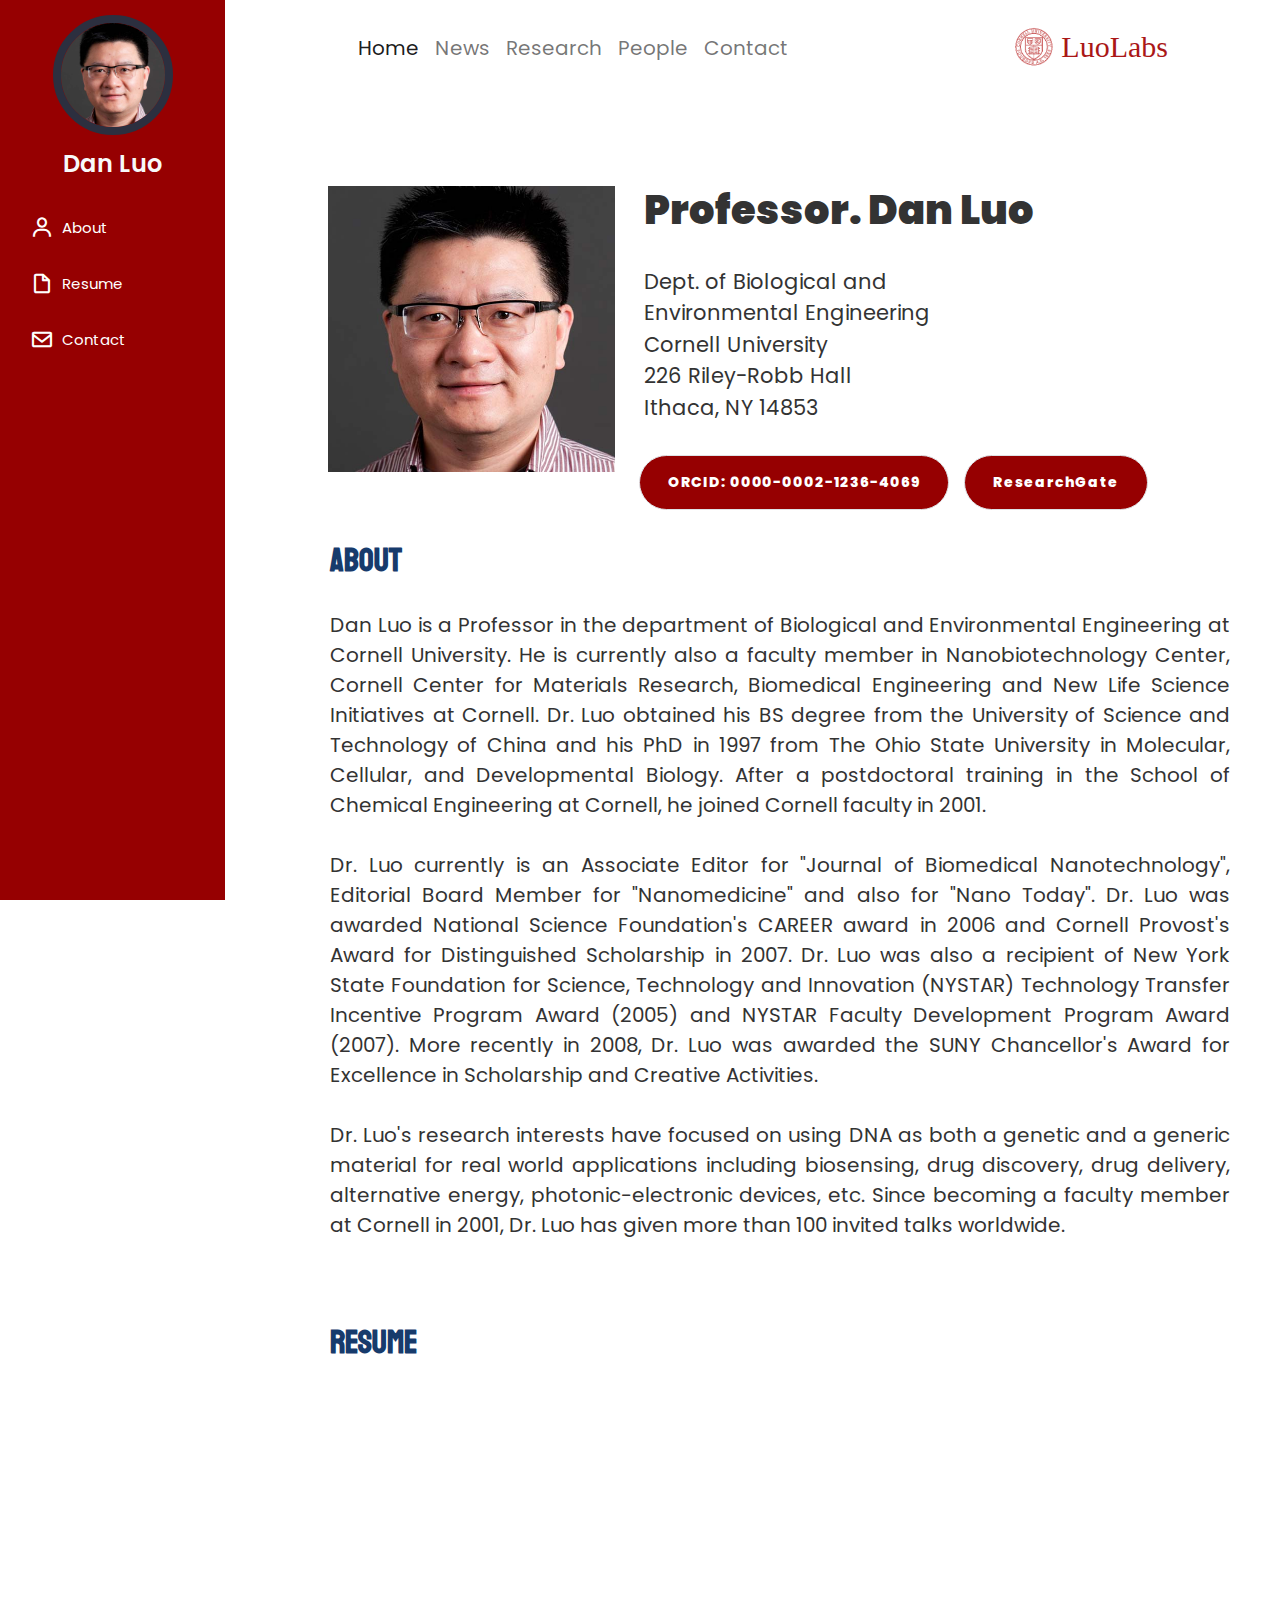
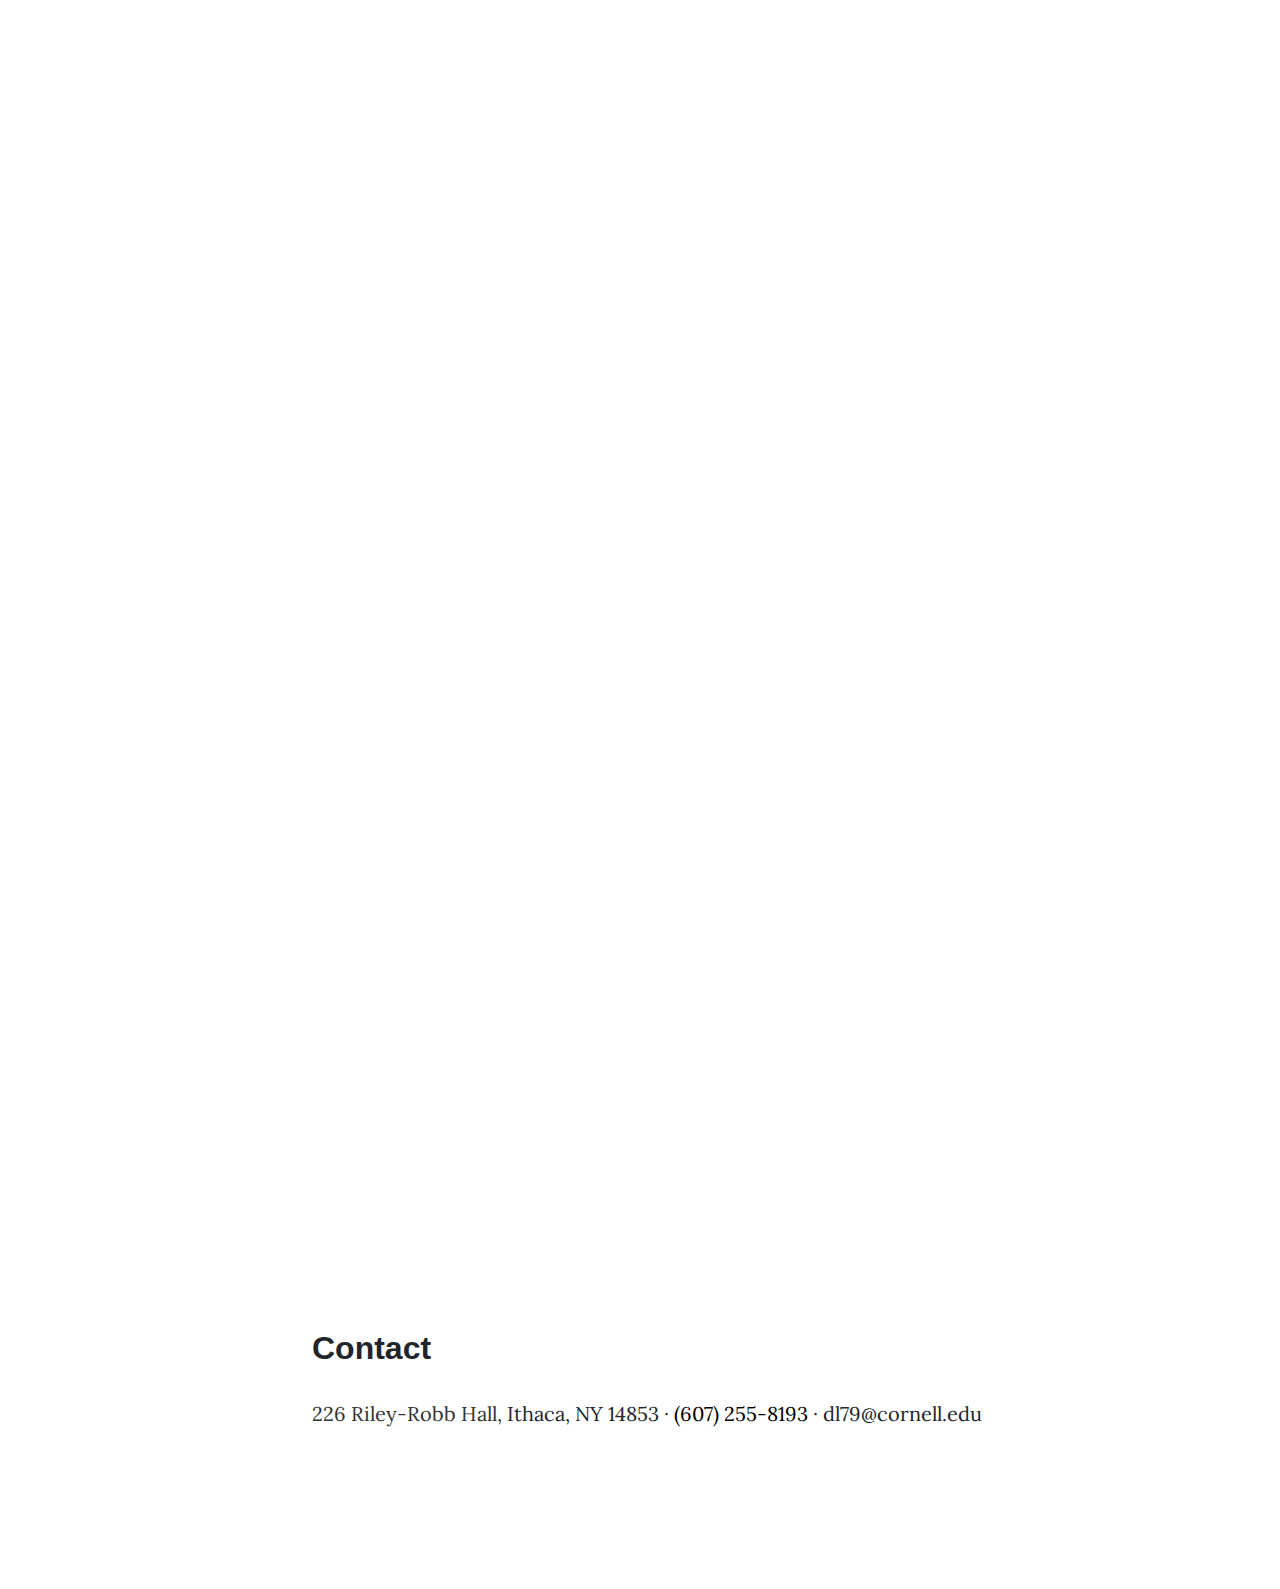
<file: People/Dan Luo.html>
<!DOCTYPE html>
<html lang="en">

<head>
    <meta charset="utf-8">
    <meta name="viewport" content="width=device-width, initial-scale=1.0, shrink-to-fit=no">
    <title>iPortfolio Bootstrap Template - Index</title>
    <link rel="stylesheet" href="../assets/bootstrap/css/bootstrap.min.css">
    <link rel="stylesheet" href="https://fonts.googleapis.com/css?family=Almarai&amp;display=swap">
    <link rel="stylesheet" href="https://fonts.googleapis.com/css?family=Bayon&amp;display=swap">
    <link rel="stylesheet" href="../assets/css/bootstrap-icons.css">
    <link rel="stylesheet" href="../assets/css/boxicons.css">
    <link rel="stylesheet" href="https://fonts.googleapis.com/css?family=Lora:400,400i,700,700i&amp;display=swap">
    <link rel="stylesheet" href="https://fonts.googleapis.com/css?family=Poppins&amp;display=swap">
    <link rel="stylesheet" href="../assets/css/aos.min.css">
    <link rel="stylesheet" href="../assets/css/animate.min.css">
    <link rel="stylesheet" href="../assets/css/Navbar-With-Button-icons.css">
    <link rel="stylesheet" href="../assets/css/vendor/aos/aos.css">
    <link rel="stylesheet" href="../assets/css/vendor/bootstrap/css/bootstrap.min.css">
    <link rel="stylesheet" href="../assets/css/vendor/bootstrap-icons/bootstrap-icons.css">
    <link rel="stylesheet" href="../assets/css/vendor/boxicons/css/boxicons.min.css">
    <link rel="stylesheet" href="../assets/css/vendor/glightbox/css/glightbox.min.css">
    <link rel="stylesheet" href="../assets/css/vendor/swiper/swiper-bundle.min.css">
    <link rel="stylesheet" href="../assets/css/css/style.css">
    <link rel="stylesheet" href="../assets/css/styles-1.css">
    <link rel="stylesheet" href="../assets/css/Articles-Cards-images.css">
    <link rel="stylesheet" href="../assets/css/styles-2.css">
</head>

<body>
    <nav class="navbar navbar-light navbar-expand-md py-3" style="text-align: center;">
        <div class="container"><a class="navbar-brand d-flex align-items-center" href="#"></a><button data-bs-toggle="collapse" class="navbar-toggler" data-bs-target="#navcol-1"><span class="visually-hidden">Toggle navigation</span><span class="navbar-toggler-icon"></span></button>
            <div class="collapse navbar-collapse" id="navcol-1" style="margin-left: 252px;font-family: Poppins, sans-serif;">
                <ul class="navbar-nav me-auto">
                    <li class="nav-item"><a class="nav-link active" data-bss-hover-animate="pulse" href="../Main%20Page.html">Home</a></li>
                    <li class="nav-item"><a class="nav-link" data-bss-hover-animate="pulse" href="../News.html">News</a></li>
                    <li class="nav-item"><a class="nav-link" data-bss-hover-animate="pulse" href="../Research.html">Research</a></li>
                    <li class="nav-item"><a class="nav-link" data-bss-hover-animate="pulse" href="../People.html">People</a></li>
                    <li class="nav-item"><a class="nav-link" data-bss-hover-animate="pulse" href="../Contact.html">Contact</a></li>
                </ul><span class="navbar-text" style="font-size: 30px;font-family: Arvo, serif;text-align: left;color: rgb(170,23,23);border-style: none;border-bottom-style: none;margin-right: 30px;">
                    <picture><img src="../assets/img/Other%20Image/Cornell_University_Logo.png" width="50" height="50" style="width: 50px;height: 50px;padding: 5px;margin-top: -7px;margin-right: 2px;"></picture>LuoLabs
                </span>
            </div>
        </div>
    </nav><i class="d-xl-none bi bi-list mobile-nav-toggle"></i>
    <header id="header" style="background: rgb(150,0,1);width: 225px;">
        <div class="d-flex flex-column">
            <div class="profile"><img class="rounded-circle img-fluid" src="../assets/img/Profile%20Image/Luo_Faculty.jpg" alt="">
                <h1 class="text-light" style="font-family: Poppins, sans-serif;color: rgb(255,255,255);">Dan Luo</h1>
            </div>
            <nav id="navbar" class="nav-menu navbar" style="padding-top: 25px;">
                <ul style="color: rgb(255,255,255);">
                    <li></li>
                    <li><a href="#about" class="nav-link scrollto" style="color: rgb(255,255,255);"><i class="bx bx-user" style="color: rgb(255,255,255);"></i><span style="font-family: Poppins, sans-serif;">About</span></a></li>
                    <li><a href="#resume" class="nav-link scrollto"><i class="bx bx-file-blank" style="color: rgb(255,255,255);"></i><span style="font-family: Poppins, sans-serif;color: rgb(255,255,255);">Resume</span></a></li>
                    <li></li>
                    <li></li>
                    <li><a href="#contact" class="nav-link scrollto"><i class="bx bx-envelope" style="color: rgb(255,255,255);"></i><span style="font-family: Poppins, sans-serif;color: rgb(255,255,255);">Contact</span></a></li>
                </ul>
            </nav>
        </div>
    </header>
    <main id="main">
        <section id="about" class="about">
            <div class="container">
                <div class="section-title"></div>
                <div class="row" style="margin-bottom: 20px;">
                    <div class="col-lg-4" data-aos="fade-right"><img class="img-fluid" src="../assets/img/Profile%20Image/Luo_Faculty.jpg" alt="" style="padding-left: 16px;"></div>
                    <div class="col" style="margin-bottom: 0px;">
                        <h1 style="font-family: Poppins, sans-serif;padding-left: 5px;"><strong><span style="color: rgb(51, 51, 51);">Professor. Dan Luo</span></strong></h1>
                        <p style="font-size: 21px;font-family: Poppins, sans-serif;padding-left: 5px;"><span style="color: rgb(51, 51, 51);">Dept. of Biological and&nbsp;</span><br><span style="color: rgb(51, 51, 51);">Environmental Engineering</span><br><span style="color: rgb(51, 51, 51);">Cornell University</span><br><span style="color: rgb(51, 51, 51);">226 Riley-Robb Hall</span><br><span style="color: rgb(51, 51, 51);">Ithaca, NY 14853</span></p><a class="btn btn-primary border rounded-pill" role="button" style="margin-right: 15px;background: rgb(150,0,1);font-family: Poppins, sans-serif;" href="https://orcid.org/0000-0002-1236-4069">ORCID:&nbsp;0000-0002-1236-4069</a><a class="btn btn-primary border rounded-pill" role="button" style="margin-right: 0px;background: rgb(150,0,1);font-family: Poppins, sans-serif;" href="https://www.researchgate.net/profile/Dan-Luo-18">ResearchGate</a>
                    </div>
                </div>
            </div>
            <h2 style="margin-bottom: 5px;padding: 12px;font-family: Bayon, sans-serif;font-weight: bold;padding-right: 12px;padding-left: 30px;"><span style="color: rgb(23, 59, 108);">About</span></h2>
            <p class="d-grid" style="margin: 0px;margin-right: 20px;padding: 12px;font-family: Poppins, sans-serif;text-align: justify;padding-right: 30px;padding-left: 30px;"><span style="color: rgb(51, 51, 51);">Dan Luo is a Professor in the department of Biological and Environmental Engineering at Cornell University. He is currently also a faculty member in Nanobiotechnology Center, Cornell Center for Materials Research, Biomedical Engineering and New Life Science Initiatives at Cornell. Dr. Luo obtained his BS degree from the University of Science and Technology of China and his PhD in 1997 from The Ohio State University in Molecular, Cellular, and Developmental Biology. After a postdoctoral training in the School of Chemical Engineering at Cornell, he joined Cornell faculty in 2001.</span><br><span style="color: rgb(51, 51, 51);">Dr. Luo currently is an Associate Editor for "Journal of Biomedical Nanotechnology", Editorial Board Member for "Nanomedicine" and also for "Nano Today". Dr. Luo was awarded National Science Foundation's CAREER award in 2006 and Cornell Provost's Award for Distinguished Scholarship in 2007. Dr. Luo was also a recipient of New York State Foundation for Science, Technology and Innovation (NYSTAR) Technology Transfer Incentive Program Award (2005) and NYSTAR Faculty Development Program Award (2007). More recently in 2008, Dr. Luo was awarded the SUNY Chancellor's Award for Excellence in Scholarship and Creative Activities.</span><br><span style="color: rgb(51, 51, 51);">Dr. Luo's research interests have focused on using DNA as both a genetic and a generic material for real world applications including biosensing, drug discovery, drug delivery, alternative energy, photonic-electronic devices, etc. Since becoming a faculty member at Cornell in 2001, Dr. Luo has given more than 100 invited talks worldwide.</span></p>
        </section>
        <section id="resume" class="resume" style="padding-top: 0px;">
            <h2 style="margin-bottom: 5px;padding: 12px;font-family: Bayon, sans-serif;font-weight: bold;padding-right: 12px;padding-left: 30px;"><span style="color: rgb(23, 59, 108);">Resume</span></h2>
            <div class="container">
                <div class="row">
                    <div class="col-lg-6 col-xxl-6" data-aos="fade-up" style="font-family: Poppins, sans-serif;">
                        <h3 class="resume-title" style="font-family: Bayon, sans-serif;">Sumary</h3>
                        <div class="resume-item pb-0">
                            <h4 style="font-weight: bold;font-size: 20px;">Dan Luo</h4>
                            <p style="font-family: Poppins, sans-serif;">PH.D. Professor,&nbsp;<span style="color: rgb(51, 51, 51);">Dept. of Biological and&nbsp;</span><br><span style="color: rgb(51, 51, 51);">Environmental Engineering,&nbsp;Cornell University</span></p>
                            <ul style="font-family: Almarai, sans-serif;">
                                <li style="font-family: Poppins;"><span style="color: rgb(51, 51, 51);">226 Riley-Robb Hall,&nbsp;</span>Ithaca, NY 14853</li>
                                <li style="color: rgb(0,0,0);font-family: Poppins;">(607) 255-8193</li>
                                <li style="font-family: Poppins;">dl79@cornell.edu</li>
                            </ul>
                        </div>
                        <h3 class="resume-title" style="font-family: Bayon, sans-serif;">Education</h3>
                        <div class="resume-item">
                            <h4 style="font-weight: bold;font-size: 20px;"><strong>Postdoctoral Associate</strong></h4>
                            <h5>1997 - 2001</h5>
                            <p style="font-family: Poppins;">School of Chemical Engineering, Cornell University<br>Department of Molecular Genetics, The Ohio State University</p>
                            <p style="font-family: Poppins;">Advisor: W. Mark Saltzman<br>Advisor: Mark Muller</p>
                        </div>
                        <div class="resume-item">
                            <h4 style="font-size: 20px;"><strong>Ph.D. </strong>Molecular, Cellular, and Developmental Biology&nbsp;</h4>
                            <h5>1997</h5>
                            <p>The Ohio State University, Columbus, Ohio, USA&nbsp;</p>
                            <p>Thesis topics: DNA-Topoisomerase interactions, cancer chemotherapy, and DNA networking. Advisor: Mark Muller&nbsp;</p>
                        </div>
                        <div class="resume-item">
                            <h4 style="font-size: 20px;"><strong>B.S. </strong>Department of Biological Sciences&nbsp;</h4>
                            <h5>1989</h5>
                            <p>University of Science and Technology of China, Hefei, Anhui, P. R. of China</p>
                            <p>Thesis topics: Molecular dynamics computer simulation. Advisor: Yun-Yu Shi&nbsp;</p>
                        </div>
                    </div>
                    <div class="col-lg-6 col-xxl-6" data-aos="fade-up" data-aos-delay="100" style="font-family: Poppins, sans-serif;">
                        <h3 class="resume-title" style="font-family: Bayon, sans-serif;">Employment</h3>
                        <div class="resume-item">
                            <h4 style="font-size: 20px;">Professor</h4>
                            <h5>2011 - Present</h5>
                            <p style="font-family: Poppins;">Department of Biological and Environmental Engineering, Cornell University, Ithaca, New York</p>
                            <ul></ul>
                        </div>
                        <div class="resume-item">
                            <h4 style="font-size: 20px;"><strong>Associate Professor</strong></h4>
                            <h5>2007 - 2010</h5>
                            <ul></ul>
                            <p style="font-family: Poppins;">Department of Biological and Environmental Engineering, Cornell University, Ithaca, New York</p>
                        </div>
                        <div class="resume-item">
                            <h4 style="font-size: 20px;"><strong>Assistant Professor</strong></h4>
                            <h5>2007 - 2010</h5>
                            <ul></ul>
                            <p style="font-family: Poppins;">Department of Biological and Environmental Engineering, Cornell University, Ithaca, New York</p>
                        </div>
                        <h3 class="resume-title" style="font-family: Bayon, sans-serif;">Faculty</h3>
                        <div class="resume-item">
                            <h4 style="font-size: 20px;"><strong>Faculty Member</strong></h4>
                            <p style="font-family: Poppins;">Kavli Cornell Center for Nanoscale Science, since 2013 <br>Cornell Center for Materials Research (CCMR), since 2005&nbsp;<br>Nanobiotechnology Center, Cornell University, since 2002&nbsp;</p>
                            <ul></ul>
                        </div>
                        <div class="resume-item">
                            <h4 style="font-size: 20px;"><strong>Graduate Field Faculty</strong></h4>
                            <p style="font-family: Poppins;">The Field of Biomedical Engineering, Cornell University, since 2004<br>The Field of Biological Engineering, Cornell University, since 2001</p>
                            <ul></ul>
                        </div>
                    </div>
                </div>
            </div>
        </section>
        <section id="contact" class="contact">
            <div class="container">
                <div class="section-title">
                    <h2>Contact</h2>
                    <p><span style="color: rgb(51, 51, 51);">226 Riley-Robb Hall,&nbsp;</span>Ithaca, NY 14853&nbsp;<span style="color: rgb(32, 33, 34);">·&nbsp;</span><span style="color: rgb(0, 0, 0);">(607) 255-8193&nbsp;</span><span style="color: rgb(32, 33, 34);">·&nbsp;</span>dl79@cornell.edu</p>
                </div>
            </div>
        </section>
    </main><a class="d-flex justify-content-center align-items-center back-to-top" href="#"><i class="bi bi-arrow-up-short"></i></a>
    <script src="../assets/bootstrap/js/bootstrap.min.js"></script>
    <script src="../assets/js/aos.min.js"></script>
    <script src="../assets/js/bs-init.js"></script>
    <script src="../assets/js/vendor/purecounter/purecounter_vanilla.js"></script>
    <script src="../assets/js/vendor/aos/aos.js"></script>
    <script src="../assets/js/vendor/bootstrap/js/bootstrap.bundle.min.js"></script>
    <script src="../assets/js/vendor/glightbox/js/glightbox.min.js"></script>
    <script src="../assets/js/vendor/isotope-layout/isotope.pkgd.min.js"></script>
    <script src="../assets/js/vendor/swiper/swiper-bundle.min.js"></script>
    <script src="../assets/js/vendor/typed.js/typed.min.js"></script>
    <script src="../assets/js/vendor/waypoints/noframework.waypoints.js"></script>
    <script src="../assets/js/vendor/php-email-form/validate.js"></script>
    <script src="../assets/js/js/main.js"></script>
    <script src="https://cdn.jsdelivr.net/npm/bootstrap@5.2.3/dist/js/bootstrap.bundle.min.js"></script>
    <script src="../assets/js/scripts.js"></script>
</body>

</html>
</file>
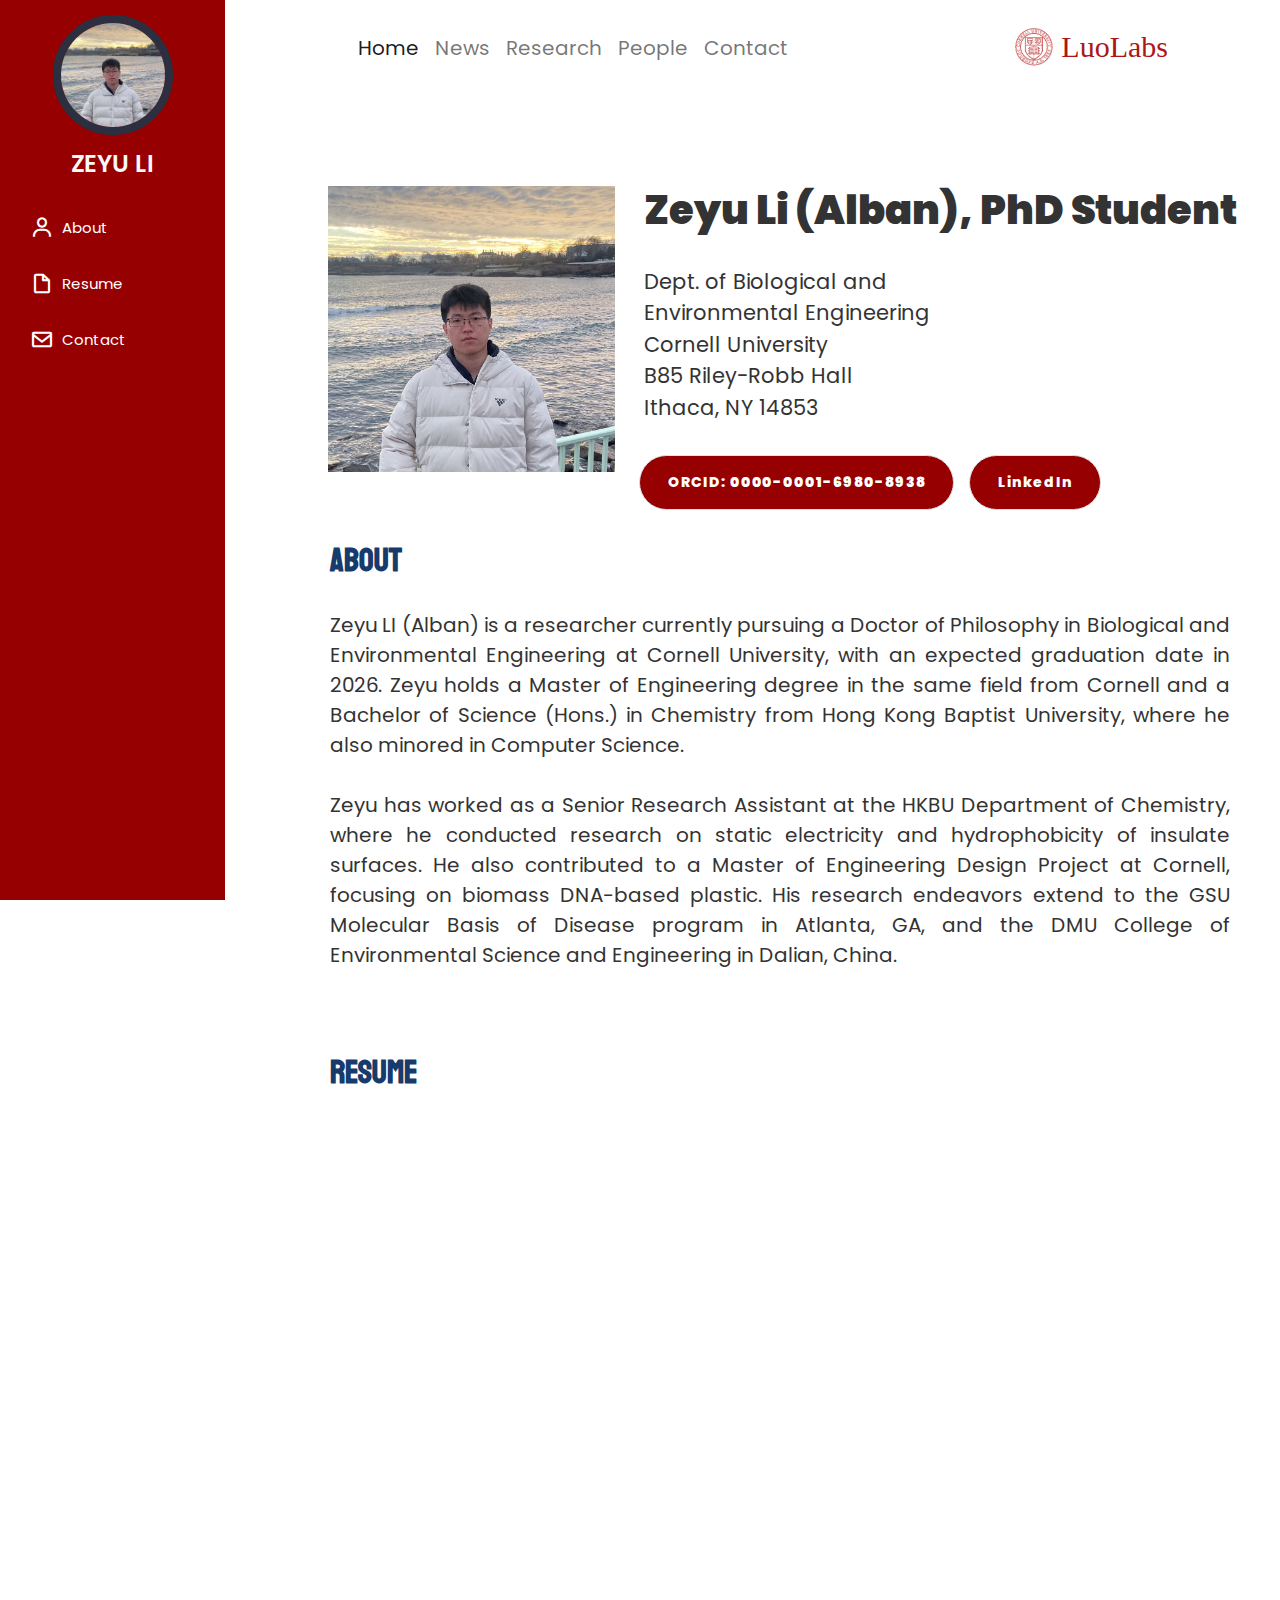
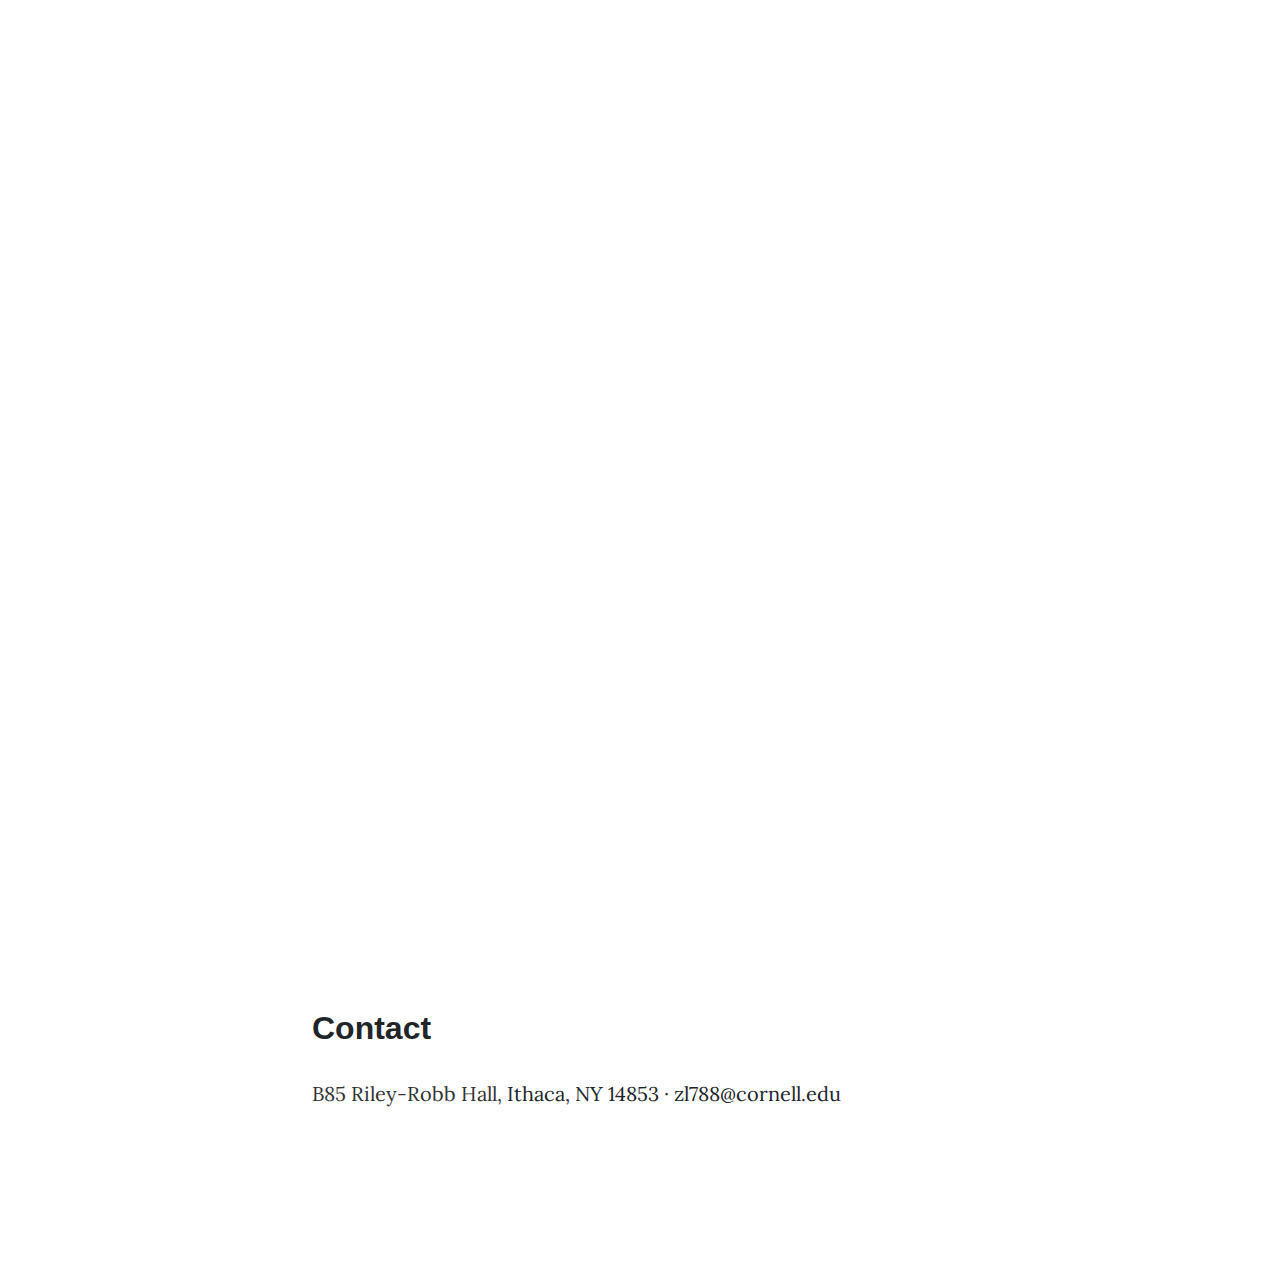
<file: People/Zeyu Li.html>
<!DOCTYPE html>
<html lang="en">

<head>
    <meta charset="utf-8">
    <meta name="viewport" content="width=device-width, initial-scale=1.0, shrink-to-fit=no">
    <title>iPortfolio Bootstrap Template - Index</title>
    <link rel="stylesheet" href="../assets/bootstrap/css/bootstrap.min.css">
    <link rel="stylesheet" href="https://fonts.googleapis.com/css?family=Almarai&amp;display=swap">
    <link rel="stylesheet" href="https://fonts.googleapis.com/css?family=Bayon&amp;display=swap">
    <link rel="stylesheet" href="../assets/css/bootstrap-icons.css">
    <link rel="stylesheet" href="../assets/css/boxicons.css">
    <link rel="stylesheet" href="https://fonts.googleapis.com/css?family=Lora:400,400i,700,700i&amp;display=swap">
    <link rel="stylesheet" href="https://fonts.googleapis.com/css?family=Poppins&amp;display=swap">
    <link rel="stylesheet" href="../assets/css/aos.min.css">
    <link rel="stylesheet" href="../assets/css/animate.min.css">
    <link rel="stylesheet" href="../assets/css/Navbar-With-Button-icons.css">
    <link rel="stylesheet" href="../assets/css/vendor/aos/aos.css">
    <link rel="stylesheet" href="../assets/css/vendor/bootstrap/css/bootstrap.min.css">
    <link rel="stylesheet" href="../assets/css/vendor/bootstrap-icons/bootstrap-icons.css">
    <link rel="stylesheet" href="../assets/css/vendor/boxicons/css/boxicons.min.css">
    <link rel="stylesheet" href="../assets/css/vendor/glightbox/css/glightbox.min.css">
    <link rel="stylesheet" href="../assets/css/vendor/swiper/swiper-bundle.min.css">
    <link rel="stylesheet" href="../assets/css/css/style.css">
    <link rel="stylesheet" href="../assets/css/styles-1.css">
    <link rel="stylesheet" href="../assets/css/Articles-Cards-images.css">
    <link rel="stylesheet" href="../assets/css/styles-2.css">
</head>

<body>
    <nav class="navbar navbar-light navbar-expand-md py-3" style="text-align: center;">
        <div class="container"><a class="navbar-brand d-flex align-items-center" href="#"></a><button data-bs-toggle="collapse" class="navbar-toggler" data-bs-target="#navcol-1"><span class="visually-hidden">Toggle navigation</span><span class="navbar-toggler-icon"></span></button>
            <div class="collapse navbar-collapse" id="navcol-1" style="margin-left: 252px;font-family: Poppins, sans-serif;">
                <ul class="navbar-nav me-auto">
                    <li class="nav-item"><a class="nav-link active" data-bss-hover-animate="pulse" href="../Main%20Page.html">Home</a></li>
                    <li class="nav-item"><a class="nav-link" data-bss-hover-animate="pulse" href="../News.html">News</a></li>
                    <li class="nav-item"><a class="nav-link" data-bss-hover-animate="pulse" href="../Research.html">Research</a></li>
                    <li class="nav-item"><a class="nav-link" data-bss-hover-animate="pulse" href="../People.html">People</a></li>
                    <li class="nav-item"><a class="nav-link" data-bss-hover-animate="pulse" href="../Contact.html">Contact</a></li>
                </ul><span class="navbar-text" style="font-size: 30px;font-family: Arvo, serif;text-align: left;color: rgb(170,23,23);border-style: none;border-bottom-style: none;margin-right: 30px;">
                    <picture><img src="../assets/img/Other%20Image/Cornell_University_Logo.png" width="50" height="50" style="width: 50px;height: 50px;padding: 5px;margin-top: -7px;margin-right: 2px;"></picture>LuoLabs
                </span>
            </div>
        </div>
    </nav><i class="d-xl-none bi bi-list mobile-nav-toggle"></i>
    <header id="header" style="background: rgb(150,0,1);width: 225px;">
        <div class="d-flex flex-column">
            <div class="profile"><img class="rounded-circle img-fluid" src="../assets/img/Profile%20Image/IMG_8219.jpg" alt="">
                <h1 class="text-light" style="font-family: Poppins, sans-serif;color: rgb(255,255,255);">ZEYU LI</h1>
            </div>
            <nav id="navbar" class="nav-menu navbar" style="padding-top: 25px;">
                <ul style="color: rgb(255,255,255);">
                    <li></li>
                    <li><a href="#about" class="nav-link scrollto" style="color: rgb(255,255,255);"><i class="bx bx-user" style="color: rgb(255,255,255);"></i><span style="font-family: Poppins, sans-serif;">About</span></a></li>
                    <li><a href="#resume" class="nav-link scrollto"><i class="bx bx-file-blank" style="color: rgb(255,255,255);"></i><span style="font-family: Poppins, sans-serif;color: rgb(255,255,255);">Resume</span></a></li>
                    <li></li>
                    <li></li>
                    <li><a href="#contact" class="nav-link scrollto"><i class="bx bx-envelope" style="color: rgb(255,255,255);"></i><span style="font-family: Poppins, sans-serif;color: rgb(255,255,255);">Contact</span></a></li>
                </ul>
            </nav>
        </div>
    </header>
    <main id="main">
        <section id="about" class="about">
            <div class="container">
                <div class="section-title"></div>
                <div class="row" style="margin-bottom: 20px;">
                    <div class="col-lg-4" data-aos="fade-right"><img class="img-fluid" src="../assets/img/Profile%20Image/IMG_8219.jpg" alt="" style="padding-left: 16px;"></div>
                    <div class="col" style="margin-bottom: 0px;">
                        <h1 style="font-family: Poppins, sans-serif;padding-left: 5px;"><strong><span style="color: rgb(51, 51, 51);">Zeyu Li (Alban), PhD Student</span></strong></h1>
                        <p style="font-size: 21px;font-family: Poppins, sans-serif;padding-left: 5px;"><span style="color: rgb(51, 51, 51);">Dept. of Biological and&nbsp;</span><br><span style="color: rgb(51, 51, 51);">Environmental Engineering</span><br><span style="color: rgb(51, 51, 51);">Cornell University</span><br><span style="color: rgb(51, 51, 51);">B85 Riley-Robb Hall</span><br><span style="color: rgb(51, 51, 51);">Ithaca, NY 14853</span></p><a class="btn btn-primary border rounded-pill" role="button" style="margin-right: 15px;background: rgb(150,0,1);font-family: Poppins, sans-serif;" href="https://orcid.org/my-orcid?orcid=0000-0001-6980-8938">ORCID:&nbsp;<strong>0000-0001-6980-8938</strong></a><a class="btn btn-primary border rounded-pill" role="button" style="margin-right: 0px;background: rgb(150,0,1);font-family: Poppins, sans-serif;" href="https://www.linkedin.com/in/albanli/">LinkedIn</a>
                    </div>
                </div>
            </div>
            <h2 style="margin-bottom: 5px;padding: 12px;font-family: Bayon, sans-serif;font-weight: bold;padding-right: 12px;padding-left: 30px;"><span style="color: rgb(23, 59, 108);">About</span></h2>
            <p class="d-grid" style="margin: 0px;margin-right: 20px;padding: 12px;font-family: Poppins, sans-serif;text-align: justify;padding-right: 30px;padding-left: 30px;"><span style="color: rgb(51, 51, 51);">Zeyu LI (Alban) is a researcher currently pursuing a Doctor of Philosophy in Biological and Environmental Engineering at Cornell University, with an expected graduation date in 2026. Zeyu holds a Master of Engineering degree in the same field from Cornell and a Bachelor of Science (Hons.) in Chemistry from Hong Kong Baptist University, where he also minored in Computer Science.</span><br><span style="color: rgb(51, 51, 51);">Zeyu has worked as a Senior Research Assistant at the HKBU Department of Chemistry, where he conducted research on static electricity and hydrophobicity of insulate surfaces. He also contributed to a Master of Engineering Design Project at Cornell, focusing on biomass DNA-based plastic. His research endeavors extend to the GSU Molecular Basis of Disease program in Atlanta, GA, and the DMU College of Environmental Science and Engineering in Dalian, China.</span></p>
        </section>
        <section id="resume" class="resume" style="padding-top: 0px;">
            <h2 style="margin-bottom: 5px;padding: 12px;font-family: Bayon, sans-serif;font-weight: bold;padding-right: 12px;padding-left: 30px;"><span style="color: rgb(23, 59, 108);">Resume</span></h2>
            <div class="container">
                <div class="row">
                    <div class="col-lg-6 col-xxl-6" data-aos="fade-up" style="font-family: Poppins, sans-serif;">
                        <h3 class="resume-title" style="font-family: Bayon, sans-serif;">Sumary</h3>
                        <div class="resume-item pb-0">
                            <h4 style="font-weight: bold;font-size: 20px;">Zeyu Li</h4>
                            <p style="font-family: Poppins;font-weight: bold;"><strong>PH.D. Student,&nbsp;</strong><span style="color: rgb(51, 51, 51);">Dept. of Biological and&nbsp;Environmental Engineering,&nbsp;Cornell University</span></p>
                            <ul style="font-family: Almarai, sans-serif;">
                                <li style="font-family: Poppins, sans-serif;"><span style="color: rgb(51, 51, 51);">B85 Riley-Robb Hall,&nbsp;</span>Ithaca, NY 14853</li>
                                <li style="font-family: Poppins, sans-serif;">zl788@cornell.edu</li>
                            </ul>
                        </div>
                        <h3 class="resume-title" style="font-family: Bayon, sans-serif;">Education</h3>
                        <div class="resume-item" style="font-family: Poppins, sans-serif;">
                            <h4 style="font-weight: bold;font-size: 20px;"><strong>PH.D Student BIOLOGICAL AND ENVIRONMENTAL ENGINEERING</strong></h4>
                            <h5>2021 - Present</h5>
                            <p style="font-family: Poppins, sans-serif;"><span style="color: rgb(51, 51, 51);">Dept. of Biological and&nbsp;&nbsp;Environmental Engineering,&nbsp;Cornell University</span></p>
                            <p style="font-family: Poppins, sans-serif;">Advisor: Dan Luo<br><br></p>
                        </div>
                        <div class="resume-item">
                            <h4 style="font-size: 20px;"><strong>M.Eng, BIOLOGICAL AND ENVIRONMENTAL ENGINEERING</strong></h4>
                            <h5>2019 - 2020</h5>
                            <p style="font-family: Poppins, sans-serif;"><span style="color: rgb(51, 51, 51);">Dept. of Biological and&nbsp;&nbsp;Environmental Engineering,&nbsp;Cornell University</span></p>
                            <p style="font-family: Poppins, sans-serif;">Advisor: Dan Luo</p>
                        </div>
                        <div class="resume-item">
                            <h4 style="font-size: 20px;"><strong>B.S. (Hons.)&nbsp;</strong>chemistry</h4>
                            <h5>2015 - 2019</h5>
                            <p style="font-family: Poppins, sans-serif;"><span style="color: rgb(51, 51, 51);">Dept. of Chemistry,&nbsp;</span>Hong Kong Baptist University, Hong Kong</p>
                            <p style="font-family: Poppins, sans-serif;">Major in Chemistry, Minor in Computer Science. Thesis Topic: Superhydrophobic materials</p>
                            <p style="font-family: Poppins, sans-serif;">Advisor: Kangning Ren</p>
                        </div>
                    </div>
                    <div class="col-lg-6 col-xxl-6" data-aos="fade-up" data-aos-delay="100" style="font-family: Poppins, sans-serif;">
                        <h3 class="resume-title" style="font-family: Bayon, sans-serif;">Employment</h3>
                        <div class="resume-item">
                            <h4 style="height: 20px;font-size: 20px;">Teaching assistant &amp; Research Assistant</h4>
                            <h5>2021 - Present</h5>
                            <p>ENGRI 1337 - Introduction to Biological Engineering<br>BEE 4730 - Watershed Engineering<br>BEE 5330 - Engineering Professionalism</p>
                            <p>Department of Biological and Environmental Engineering, Cornell University, Ithaca, New York</p>
                            <ul></ul>
                        </div>
                        <div class="resume-item">
                            <h4 style="height: 20px;font-size: 20px;"><strong>Senior Research Assistant</strong></h4>
                            <h5>2020 - 2021</h5>
                            <ul></ul>
                            <p><span style="color: rgb(51, 51, 51);">Dept. of Chemistry,&nbsp;</span>Hong Kong Baptist University, Hong Kong</p>
                        </div>
                    </div>
                </div>
            </div>
        </section>
        <section id="contact" class="contact">
            <div class="container">
                <div class="section-title">
                    <h2>Contact</h2>
                    <p><span style="color: rgb(51, 51, 51);">B85 Riley-Robb Hall,&nbsp;</span>Ithaca, NY 14853&nbsp;<span style="color: rgb(32, 33, 34);">·&nbsp;</span>zl788@cornell.edu</p>
                </div>
            </div>
        </section>
    </main><a class="d-flex justify-content-center align-items-center back-to-top" href="#"><i class="bi bi-arrow-up-short"></i></a>
    <script src="../assets/bootstrap/js/bootstrap.min.js"></script>
    <script src="../assets/js/aos.min.js"></script>
    <script src="../assets/js/bs-init.js"></script>
    <script src="../assets/js/vendor/purecounter/purecounter_vanilla.js"></script>
    <script src="../assets/js/vendor/aos/aos.js"></script>
    <script src="../assets/js/vendor/bootstrap/js/bootstrap.bundle.min.js"></script>
    <script src="../assets/js/vendor/glightbox/js/glightbox.min.js"></script>
    <script src="../assets/js/vendor/isotope-layout/isotope.pkgd.min.js"></script>
    <script src="../assets/js/vendor/swiper/swiper-bundle.min.js"></script>
    <script src="../assets/js/vendor/typed.js/typed.min.js"></script>
    <script src="../assets/js/vendor/waypoints/noframework.waypoints.js"></script>
    <script src="../assets/js/vendor/php-email-form/validate.js"></script>
    <script src="../assets/js/js/main.js"></script>
    <script src="https://cdn.jsdelivr.net/npm/bootstrap@5.2.3/dist/js/bootstrap.bundle.min.js"></script>
    <script src="../assets/js/scripts.js"></script>
</body>

</html>
</file>
<file: assets/css/Navbar-With-Button-icons.css>
.bs-icon {
  --bs-icon-size: .75rem;
  display: flex;
  flex-shrink: 0;
  justify-content: center;
  align-items: center;
  font-size: var(--bs-icon-size);
  width: calc(var(--bs-icon-size) * 2);
  height: calc(var(--bs-icon-size) * 2);
  color: var(--bs-primary);
}

.bs-icon-xs {
  --bs-icon-size: 1rem;
  width: calc(var(--bs-icon-size) * 1.5);
  height: calc(var(--bs-icon-size) * 1.5);
}

.bs-icon-sm {
  --bs-icon-size: 1rem;
}

.bs-icon-md {
  --bs-icon-size: 1.5rem;
}

.bs-icon-lg {
  --bs-icon-size: 2rem;
}

.bs-icon-xl {
  --bs-icon-size: 2.5rem;
}

.bs-icon.bs-icon-primary {
  color: var(--bs-white);
  background: var(--bs-primary);
}

.bs-icon.bs-icon-primary-light {
  color: var(--bs-primary);
  background: rgba(var(--bs-primary-rgb), .2);
}

.bs-icon.bs-icon-semi-white {
  color: var(--bs-primary);
  background: rgba(255, 255, 255, .5);
}

.bs-icon.bs-icon-rounded {
  border-radius: .5rem;
}

.bs-icon.bs-icon-circle {
  border-radius: 50%;
}
</file>
<file: assets/css/Articles-Cards-images.css>
.fit-cover {
  object-fit: cover;
}
</file>
<file: assets/css/css/style.css>
/* *
* Template Name: iPortfolio
* Updated: Mar 10 2023 with Bootstrap v5.2.3
* Template URL: https://bootstrapmade.com/iportfolio-bootstrap-portfolio-websites-template/
* Author: BootstrapMade.com
* License: https://bootstrapmade.com/license/ */

/* --------------------------------------------------------------
# General
-------------------------------------------------------------- */

body {
  font-family: "Open Sans", sans-serif;
  color: #272829;
}

a {
  color: #149ddd;
  text-decoration: none;
}

a:hover {
  color: #37b3ed;
  text-decoration: none;
}

h1, h2, h3, h4, h5, h6 {
  font-family: "Raleway", sans-serif;
}

/* --------------------------------------------------------------
# Back to top button
-------------------------------------------------------------- */

.back-to-top {
  position: fixed;
  visibility: hidden;
  opacity: 0;
  right: 15px;
  bottom: 15px;
  z-index: 996;
  background: #149ddd;
  width: 40px;
  height: 40px;
  border-radius: 50px;
  transition: all 0.4s;
}

.back-to-top i {
  font-size: 28px;
  color: #fff;
  line-height: 0;
}

.back-to-top:hover {
  background: #2eafec;
  color: #fff;
}

.back-to-top.active {
  visibility: visible;
  opacity: 1;
}

/* --------------------------------------------------------------
# Header
-------------------------------------------------------------- */

#header {
  position: fixed;
  top: 0;
  left: 0;
  bottom: 0;
  width: 300px;
  transition: all ease-in-out 0.5s;
  z-index: 9997;
  transition: all 0.5s;
  padding: 0 15px;
  background: #040b14;
  overflow-y: auto;
}

#header .profile img {
  margin: 15px auto;
  display: block;
  width: 120px;
  border: 8px solid #2c2f3f;
}

#header .profile h1 {
  font-size: 24px;
  margin: 0;
  padding: 0;
  font-weight: 600;
  -moz-text-align-last: center;
  text-align-last: center;
  font-family: "Poppins", sans-serif;
}

#header .profile h1 a, #header .profile h1 a:hover {
  color: #fff;
  text-decoration: none;
}

#header .profile .social-links a {
  font-size: 18px;
  display: inline-block;
  background: #212431;
  color: #fff;
  line-height: 1;
  padding: 8px 0;
  margin-right: 4px;
  border-radius: 50%;
  text-align: center;
  width: 36px;
  height: 36px;
  transition: 0.3s;
}

#header .profile .social-links a:hover {
  background: #149ddd;
  color: #fff;
  text-decoration: none;
}

#main {
  margin-left: 300px;
}

@media (max-width: 1199px) {
  #header {
    left: -300px;
  }
}

@media (max-width: 1199px) {
  #main {
    margin-left: 0;
  }
}

/* --------------------------------------------------------------
# Navigation Menu
-------------------------------------------------------------- */

/* Desktop Navigation */

.nav-menu {
  padding: 30px 0 0 0;
}

.nav-menu * {
  margin: 0;
  padding: 0;
  list-style: none;
}

.nav-menu > ul > li {
  position: relative;
  white-space: nowrap;
}

.nav-menu a, .nav-menu a:focus {
  display: flex;
  align-items: center;
  color: #a8a9b4;
  padding: 12px 15px;
  margin-bottom: 8px;
  transition: 0.3s;
  font-size: 15px;
}

.nav-menu a i, .nav-menu a:focus i {
  font-size: 24px;
  padding-right: 8px;
  color: #6f7180;
}

.nav-menu a:hover, .nav-menu .active, .nav-menu .active:focus, .nav-menu li:hover > a {
  text-decoration: none;
  color: #fff;
}

.nav-menu a:hover i, .nav-menu .active i, .nav-menu .active:focus i, .nav-menu li:hover > a i {
  color: #149ddd;
}

/* Mobile Navigation */

.mobile-nav-toggle {
  position: fixed;
  right: 15px;
  top: 15px;
  z-index: 9998;
  border: 0;
  font-size: 24px;
  transition: all 0.4s;
  outline: none !important;
  background-color: #149ddd;
  color: #fff;
  width: 40px;
  height: 40px;
  display: inline-flex;
  align-items: center;
  justify-content: center;
  line-height: 0;
  border-radius: 50px;
  cursor: pointer;
}

.mobile-nav-active {
  overflow: hidden;
}

.mobile-nav-active #header {
  left: 0;
}

/* --------------------------------------------------------------
# Hero Section
-------------------------------------------------------------- */

#hero {
  width: 100%;
  height: 100vh;
  background: url("../img/hero-bg.jpg") top center;
  background-size: cover;
}

#hero:before {
  content: "";
  background: rgba(5, 13, 24, 0.3);
  position: absolute;
  bottom: 0;
  top: 0;
  left: 0;
  right: 0;
  z-index: 1;
}

#hero .hero-container {
  position: relative;
  z-index: 2;
  min-width: 300px;
}

#hero h1 {
  margin: 0 0 10px 0;
  font-size: 64px;
  font-weight: 700;
  line-height: 56px;
  color: #fff;
}

#hero p {
  color: #fff;
  margin-bottom: 50px;
  font-size: 26px;
  font-family: "Poppins", sans-serif;
}

#hero p span {
  color: #fff;
  padding-bottom: 4px;
  letter-spacing: 1px;
  border-bottom: 3px solid #149ddd;
}

@media (min-width: 1024px) {
  #hero {
    background-attachment: fixed;
  }
}

@media (max-width: 768px) {
  #hero h1 {
    font-size: 28px;
    line-height: 36px;
  }
}

@media (max-width: 768px) {
  #hero h2 {
    font-size: 18px;
    line-height: 24px;
    margin-bottom: 30px;
  }
}

/* --------------------------------------------------------------
# Sections General
-------------------------------------------------------------- */

section {
  padding: 60px 0;
  overflow: hidden;
}

.section-bg {
  background: #f5f8fd;
}

.section-title {
  padding-bottom: 30px;
}

.section-title h2 {
  font-size: 32px;
  font-weight: bold;
  margin-bottom: 20px;
  /*padding-bottom: 20px;*/
  /*position: relative;*/
  /*color: #173b6c;*/
}

.section-title h2::after {
  content: "";
  position: absolute;
  display: block;
  width: 50px;
  height: 3px;
  background: #149ddd;
  bottom: 0;
  left: 0;
}

.section-title p {
  margin-bottom: 0;
}

/* --------------------------------------------------------------
# About
-------------------------------------------------------------- */

.about .content h3 {
  font-weight: 700;
  font-size: 26px;
  color: #173b6c;
}

.about .content ul {
  list-style: none;
  padding: 0;
}

.about .content ul li {
  margin-bottom: 20px;
  display: flex;
  align-items: center;
}

.about .content ul strong {
  margin-right: 10px;
}

.about .content ul i {
  font-size: 16px;
  margin-right: 5px;
  color: #149ddd;
  line-height: 0;
}

.about .content p:last-child {
  margin-bottom: 0;
}

/* --------------------------------------------------------------
# Facts
-------------------------------------------------------------- */

.facts {
  padding-bottom: 30px;
}

.facts .count-box {
  padding: 30px;
  width: 100%;
}

.facts .count-box i {
  display: block;
  font-size: 44px;
  color: #149ddd;
  float: left;
  line-height: 0;
}

.facts .count-box span {
  font-size: 48px;
  line-height: 40px;
  display: block;
  font-weight: 700;
  color: #050d18;
  margin-left: 60px;
}

.facts .count-box p {
  padding: 15px 0 0 0;
  margin: 0 0 0 60px;
  font-family: "Raleway", sans-serif;
  font-size: 14px;
  color: #122f57;
}

.facts .count-box a {
  font-weight: 600;
  display: block;
  margin-top: 20px;
  color: #122f57;
  font-size: 15px;
  font-family: "Poppins", sans-serif;
  transition: ease-in-out 0.3s;
}

.facts .count-box a:hover {
  color: #1f5297;
}

/* --------------------------------------------------------------
# Akills
-------------------------------------------------------------- */

.skills .progress {
  height: 60px;
  display: block;
  background: none;
  border-radius: 0;
}

.skills .progress .skill {
  padding: 0;
  margin: 0 0 6px 0;
  text-transform: uppercase;
  display: block;
  font-weight: 600;
  font-family: "Poppins", sans-serif;
  color: #050d18;
}

.skills .progress .skill .val {
  float: right;
  font-style: normal;
}

.skills .progress-bar-wrap {
  background: #dce8f8;
  height: 10px;
}

.skills .progress-bar {
  width: 1px;
  height: 10px;
  transition: 0.9s;
  background-color: #149ddd;
}

/* --------------------------------------------------------------
# Resume
-------------------------------------------------------------- */

.resume .resume-title {
  font-size: 26px;
  font-weight: 700;
  margin-top: 20px;
  margin-bottom: 20px;
  color: #050d18;
}

.resume .resume-item {
  padding: 0 0 20px 20px;
  margin-top: -2px;
  border-left: 2px solid #1f5297;
  position: relative;
}

.resume .resume-item h4 {
  line-height: 18px;
  font-size: 18px;
  font-weight: 600;
  text-transform: uppercase;
  font-family: "Poppins", sans-serif;
  color: #050d18;
  margin-bottom: 10px;
}

.resume .resume-item h5 {
  font-size: 16px;
  background: #e4edf9;
  padding: 5px 15px;
  display: inline-block;
  font-weight: 600;
  margin-bottom: 10px;
}

.resume .resume-item ul {
  padding-left: 20px;
}

.resume .resume-item ul li {
  padding-bottom: 10px;
}

.resume .resume-item:last-child {
  padding-bottom: 0;
}

.resume .resume-item::before {
  content: "";
  position: absolute;
  width: 16px;
  height: 16px;
  border-radius: 50px;
  left: -9px;
  top: 0;
  background: #fff;
  border: 2px solid #1f5297;
}

/* --------------------------------------------------------------
# Portfolio
-------------------------------------------------------------- */

.portfolio .portfolio-item {
  margin-bottom: 30px;
}

.portfolio #portfolio-flters {
  padding: 0;
  margin: 0 auto 35px auto;
  list-style: none;
  text-align: center;
  background: #fff;
  border-radius: 50px;
  padding: 2px 15px;
}

.portfolio #portfolio-flters li {
  cursor: pointer;
  display: inline-block;
  padding: 10px 15px 8px 15px;
  font-size: 14px;
  font-weight: 600;
  line-height: 1;
  text-transform: uppercase;
  color: #272829;
  margin-bottom: 5px;
  transition: all 0.3s ease-in-out;
}

.portfolio #portfolio-flters li:hover, .portfolio #portfolio-flters li.filter-active {
  color: #149ddd;
}

.portfolio #portfolio-flters li:last-child {
  margin-right: 0;
}

.portfolio .portfolio-wrap {
  transition: 0.3s;
  position: relative;
  overflow: hidden;
  z-index: 1;
}

.portfolio .portfolio-wrap::before {
  content: "";
  background: rgba(255, 255, 255, 0.5);
  position: absolute;
  left: 0;
  right: 0;
  top: 0;
  bottom: 0;
  transition: all ease-in-out 0.3s;
  z-index: 2;
  opacity: 0;
}

.portfolio .portfolio-wrap .portfolio-links {
  opacity: 1;
  left: 0;
  right: 0;
  bottom: -60px;
  z-index: 3;
  position: absolute;
  transition: all ease-in-out 0.3s;
  display: flex;
  justify-content: center;
}

.portfolio .portfolio-wrap .portfolio-links a {
  color: #fff;
  font-size: 28px;
  text-align: center;
  background: rgba(20, 157, 221, 0.75);
  transition: 0.3s;
  width: 50%;
}

.portfolio .portfolio-wrap .portfolio-links a:hover {
  background: rgba(20, 157, 221, 0.95);
}

.portfolio .portfolio-wrap .portfolio-links a + a {
  border-left: 1px solid #37b3ed;
}

.portfolio .portfolio-wrap:hover::before {
  top: 0;
  left: 0;
  right: 0;
  bottom: 0;
  opacity: 1;
}

.portfolio .portfolio-wrap:hover .portfolio-links {
  opacity: 1;
  bottom: 0;
}

/* --------------------------------------------------------------
# Portfolio Details
-------------------------------------------------------------- */

.portfolio-details {
  padding-top: 40px;
}

.portfolio-details .portfolio-details-slider img {
  width: 100%;
}

.portfolio-details .portfolio-details-slider .swiper-pagination {
  margin-top: 20px;
  position: relative;
}

.portfolio-details .portfolio-details-slider .swiper-pagination .swiper-pagination-bullet {
  width: 12px;
  height: 12px;
  background-color: #fff;
  opacity: 1;
  border: 1px solid #149ddd;
}

.portfolio-details .portfolio-details-slider .swiper-pagination .swiper-pagination-bullet-active {
  background-color: #149ddd;
}

.portfolio-details .portfolio-info {
  padding: 30px;
  box-shadow: 0px 0 30px rgba(5, 13, 24, 0.08);
}

.portfolio-details .portfolio-info h3 {
  font-size: 22px;
  font-weight: 700;
  margin-bottom: 20px;
  padding-bottom: 20px;
  border-bottom: 1px solid #eee;
}

.portfolio-details .portfolio-info ul {
  list-style: none;
  padding: 0;
  font-size: 15px;
}

.portfolio-details .portfolio-info ul li + li {
  margin-top: 10px;
}

.portfolio-details .portfolio-description {
  padding-top: 30px;
}

.portfolio-details .portfolio-description h2 {
  font-size: 26px;
  font-weight: 700;
  margin-bottom: 20px;
}

.portfolio-details .portfolio-description p {
  padding: 0;
}

/* --------------------------------------------------------------
# Services
-------------------------------------------------------------- */

.services .icon-box {
  margin-bottom: 20px;
}

.services .icon {
  float: left;
  display: flex;
  align-items: center;
  justify-content: center;
  width: 54px;
  height: 54px;
  background: #149ddd;
  border-radius: 50%;
  transition: 0.5s;
  border: 1px solid #149ddd;
}

.services .icon i {
  color: #fff;
  font-size: 24px;
  line-height: 0;
}

.services .icon-box:hover .icon {
  background: #fff;
}

.services .icon-box:hover .icon i {
  color: #149ddd;
}

.services .title {
  margin-left: 80px;
  font-weight: 700;
  margin-bottom: 15px;
  font-size: 18px;
}

.services .title a {
  color: #343a40;
}

.services .title a:hover {
  color: #149ddd;
}

.services .description {
  margin-left: 80px;
  line-height: 24px;
  font-size: 14px;
}

/* --------------------------------------------------------------
# Testimonials
-------------------------------------------------------------- */

.testimonials .testimonials-carousel, .testimonials .testimonials-slider {
  overflow: hidden;
}

.testimonials .testimonial-item {
  box-sizing: content-box;
  text-align: center;
  min-height: 320px;
}

.testimonials .testimonial-item .testimonial-img {
  width: 90px;
  border-radius: 50%;
  margin: 0 auto;
}

.testimonials .testimonial-item h3 {
  font-size: 18px;
  font-weight: bold;
  margin: 10px 0 5px 0;
  color: #111;
}

.testimonials .testimonial-item h4 {
  font-size: 14px;
  color: #999;
  margin: 0;
}

.testimonials .testimonial-item .quote-icon-left, .testimonials .testimonial-item .quote-icon-right {
  color: #c3e8fa;
  font-size: 26px;
}

.testimonials .testimonial-item .quote-icon-left {
  display: inline-block;
  left: -5px;
  position: relative;
}

.testimonials .testimonial-item .quote-icon-right {
  display: inline-block;
  right: -5px;
  position: relative;
  top: 10px;
}

.testimonials .testimonial-item p {
  font-style: italic;
  margin: 0 15px 15px 15px;
  padding: 20px;
  background: #fff;
  position: relative;
  margin-bottom: 35px;
  border-radius: 6px;
  box-shadow: 0px 2px 15px rgba(0, 0, 0, 0.1);
}

.testimonials .testimonial-item p::after {
  content: "";
  width: 0;
  height: 0;
  border-top: 20px solid #fff;
  border-right: 20px solid transparent;
  border-left: 20px solid transparent;
  position: absolute;
  bottom: -20px;
  left: calc(50% - 20px);
}

.testimonials .swiper-pagination {
  margin-top: 20px;
  position: relative;
}

.testimonials .swiper-pagination .swiper-pagination-bullet {
  width: 12px;
  height: 12px;
  background-color: #fff;
  opacity: 1;
  border: 1px solid #149ddd;
}

.testimonials .swiper-pagination .swiper-pagination-bullet-active {
  background-color: #149ddd;
}

/* --------------------------------------------------------------
# Contact
-------------------------------------------------------------- */

.contact {
  padding-bottom: 130px;
}

.contact .info {
  padding: 30px;
  background: #fff;
  width: 100%;
  box-shadow: 0 0 24px 0 rgba(0, 0, 0, 0.12);
}

.contact .info i {
  font-size: 20px;
  color: #149ddd;
  float: left;
  width: 44px;
  height: 44px;
  background: #dff3fc;
  display: flex;
  justify-content: center;
  align-items: center;
  border-radius: 50px;
  transition: all 0.3s ease-in-out;
}

.contact .info h4 {
  padding: 0 0 0 60px;
  font-size: 22px;
  font-weight: 600;
  margin-bottom: 5px;
  color: #050d18;
}

.contact .info p {
  padding: 0 0 10px 60px;
  margin-bottom: 20px;
  font-size: 14px;
  color: #173b6c;
}

.contact .info .email p {
  padding-top: 5px;
}

.contact .info .social-links {
  padding-left: 60px;
}

.contact .info .social-links a {
  font-size: 18px;
  display: inline-block;
  background: #333;
  color: #fff;
  line-height: 1;
  padding: 8px 0;
  border-radius: 50%;
  text-align: center;
  width: 36px;
  height: 36px;
  transition: 0.3s;
  margin-right: 10px;
}

.contact .info .social-links a:hover {
  background: #149ddd;
  color: #fff;
}

.contact .info .email:hover i, .contact .info .address:hover i, .contact .info .phone:hover i {
  background: #149ddd;
  color: #fff;
}

.contact .php-email-form {
  width: 100%;
  padding: 30px;
  background: #fff;
  box-shadow: 0 0 24px 0 rgba(0, 0, 0, 0.12);
}

.contact .php-email-form .form-group {
  padding-bottom: 8px;
}

.contact .php-email-form .validate {
  display: none;
  color: red;
  margin: 0 0 15px 0;
  font-weight: 400;
  font-size: 13px;
}

.contact .php-email-form .error-message {
  display: none;
  color: #fff;
  background: #ed3c0d;
  text-align: left;
  padding: 15px;
  font-weight: 600;
}

.contact .php-email-form .error-message br + br {
  margin-top: 25px;
}

.contact .php-email-form .sent-message {
  display: none;
  color: #fff;
  background: #18d26e;
  text-align: center;
  padding: 15px;
  font-weight: 600;
}

.contact .php-email-form .loading {
  display: none;
  background: #fff;
  text-align: center;
  padding: 15px;
}

.contact .php-email-form .loading:before {
  content: "";
  display: inline-block;
  border-radius: 50%;
  width: 24px;
  height: 24px;
  margin: 0 10px -6px 0;
  border: 3px solid #18d26e;
  border-top-color: #eee;
  animation: animate-loading 1s linear infinite;
}

.contact .php-email-form .form-group {
  margin-bottom: 15px;
}

.contact .php-email-form label {
  padding-bottom: 8px;
}

.contact .php-email-form input, .contact .php-email-form textarea {
  border-radius: 0;
  box-shadow: none;
  font-size: 14px;
}

.contact .php-email-form input {
  height: 44px;
}

.contact .php-email-form textarea {
  padding: 10px 15px;
}

.contact .php-email-form button[type=submit] {
  background: #149ddd;
  border: 0;
  padding: 10px 24px;
  color: #fff;
  transition: 0.4s;
  border-radius: 4px;
}

.contact .php-email-form button[type=submit]:hover {
  background: #37b3ed;
}

@keyframes animate-loading {
  0% {
    transform: rotate(0deg);
  }
  100% {
    transform: rotate(360deg);
  }
}

/* --------------------------------------------------------------
# Breadcrumbs
-------------------------------------------------------------- */

.breadcrumbs {
  padding: 20px 0;
  background: #f9f9f9;
}

.breadcrumbs h2 {
  font-size: 26px;
  font-weight: 300;
}

.breadcrumbs ol {
  display: flex;
  flex-wrap: wrap;
  list-style: none;
  padding: 0;
  margin: 0;
  font-size: 15px;
}

.breadcrumbs ol li + li {
  padding-left: 10px;
}

.breadcrumbs ol li + li::before {
  display: inline-block;
  padding-right: 10px;
  color: #0e2442;
  content: "/";
}

@media (max-width: 768px) {
  .breadcrumbs .d-flex {
    display: block !important;
  }
}

@media (max-width: 768px) {
  .breadcrumbs ol {
    display: block;
  }
}

@media (max-width: 768px) {
  .breadcrumbs ol li {
    display: inline-block;
  }
}

/* --------------------------------------------------------------
# Footer
-------------------------------------------------------------- */

#footer {
  padding: 15px;
  color: #f4f6fd;
  font-size: 14px;
  position: fixed;
  left: 0;
  bottom: 0;
  width: 300px;
  z-index: 9999;
  background: #040b14;
}

#footer .copyright {
  text-align: center;
}

#footer .credits {
  padding-top: 5px;
  text-align: center;
  font-size: 13px;
  color: #eaebf0;
}

@media (max-width: 1199px) {
  #footer {
    position: static;
    width: auto;
    padding-right: 20px 15px;
  }
}
</file>
<file: assets/css/styles-1.css>
/* !
* Start Bootstrap - Clean Blog v6.0.9 (https://startbootstrap.com/theme/clean-blog)
* Copyright 2013-2023 Start Bootstrap
* Licensed under MIT (https://github.com/StartBootstrap/startbootstrap-clean-blog/blob/master/LICENSE) */

/* !
 * Bootstrap  v5.2.3 (https://getbootstrap.com/)
 * Copyright 2011-2022 The Bootstrap Authors
 * Copyright 2011-2022 Twitter, Inc.
 * Licensed under MIT (https://github.com/twbs/bootstrap/blob/main/LICENSE) */

:root {
  --bs-blue: #0d6efd;
  --bs-indigo: #6610f2;
  --bs-purple: #6f42c1;
  --bs-pink: #d63384;
  --bs-red: #dc3545;
  --bs-orange: #fd7e14;
  --bs-yellow: #ffc107;
  --bs-green: #198754;
  --bs-teal: #0085A1;
  --bs-cyan: #0dcaf0;
  --bs-black: #000;
  --bs-white: #fff;
  --bs-gray: #6c757d;
  --bs-gray-dark: #343a40;
  --bs-gray-100: #f8f9fa;
  --bs-gray-200: #e9ecef;
  --bs-gray-300: #dee2e6;
  --bs-gray-400: #ced4da;
  --bs-gray-500: #adb5bd;
  --bs-gray-600: #6c757d;
  --bs-gray-700: #495057;
  --bs-gray-800: #343a40;
  --bs-gray-900: #212529;
  --bs-primary: #0085A1;
  --bs-secondary: #6c757d;
  --bs-success: #198754;
  --bs-info: #0dcaf0;
  --bs-warning: #ffc107;
  --bs-danger: #dc3545;
  --bs-light: #f8f9fa;
  --bs-dark: #212529;
  --bs-primary-rgb: 0, 133, 161;
  --bs-secondary-rgb: 108, 117, 125;
  --bs-success-rgb: 25, 135, 84;
  --bs-info-rgb: 13, 202, 240;
  --bs-warning-rgb: 255, 193, 7;
  --bs-danger-rgb: 220, 53, 69;
  --bs-light-rgb: 248, 249, 250;
  --bs-dark-rgb: 33, 37, 41;
  --bs-white-rgb: 255, 255, 255;
  --bs-black-rgb: 0, 0, 0;
  --bs-body-color-rgb: 33, 37, 41;
  --bs-body-bg-rgb: 255, 255, 255;
  --bs-font-sans-serif: system-ui, -apple-system, "Segoe UI", Roboto, "Helvetica Neue", "Noto Sans", "Liberation Sans", Arial, sans-serif, "Apple Color Emoji", "Segoe UI Emoji", "Segoe UI Symbol", "Noto Color Emoji";
  --bs-font-monospace: SFMono-Regular, Menlo, Monaco, Consolas, "Liberation Mono", "Courier New", monospace;
  --bs-gradient: linear-gradient(180deg, rgba(255, 255, 255, 0.15), rgba(255, 255, 255, 0));
  --bs-body-font-family: Lora, -apple-system, BlinkMacSystemFont, Segoe UI, Roboto, Helvetica Neue, Arial, sans-serif, Apple Color Emoji, Segoe UI Emoji, Segoe UI Symbol, Noto Color Emoji;
  --bs-body-font-size: 1rem;
  --bs-body-font-weight: 400;
  --bs-body-line-height: 1.5;
  --bs-body-color: #212529;
  --bs-body-bg: #fff;
  --bs-border-width: 1px;
  --bs-border-style: solid;
  --bs-border-color: #dee2e6;
  --bs-border-color-translucent: rgba(0, 0, 0, 0.175);
  --bs-border-radius: 0.375rem;
  --bs-border-radius-sm: 0.25rem;
  --bs-border-radius-lg: 0.5rem;
  --bs-border-radius-xl: 1rem;
  --bs-border-radius-2xl: 2rem;
  --bs-border-radius-pill: 50rem;
  --bs-link-color: #212529;
  --bs-link-hover-color: #0085A1;
  --bs-code-color: #d63384;
  --bs-highlight-bg: #fff3cd;
}

*, *::before, *::after {
  box-sizing: border-box;
}

@media (prefers-reduced-motion: no-preference) {
  :root {
    scroll-behavior: smooth;
  }
}

body {
  margin: 0;
  font-family: var(--bs-body-font-family);
  font-size: var(--bs-body-font-size);
  font-weight: var(--bs-body-font-weight);
  line-height: var(--bs-body-line-height);
  color: var(--bs-body-color);
  text-align: var(--bs-body-text-align);
  background-color: var(--bs-body-bg);
  -webkit-text-size-adjust: 100%;
  -webkit-tap-highlight-color: rgba(0, 0, 0, 0);
}

hr {
  margin: 1rem 0;
  color: inherit;
  border: 0;
  border-top: 1px solid;
  opacity: 0.25;
}

h6, .h6, h5, .h5, h4, .h4, h3, .h3, h2, .h2, h1, .h1 {
  margin-top: 0;
  margin-bottom: 0.5rem;
  font-family: "Open Sans", -apple-system, BlinkMacSystemFont, "Segoe UI", Roboto, "Helvetica Neue", Arial, sans-serif, "Apple Color Emoji", "Segoe UI Emoji", "Segoe UI Symbol", "Noto Color Emoji";
  font-weight: 800;
  line-height: 1.2;
}

h1, .h1 {
  font-size: calc(1.375rem + 1.5vw);
}

@media (min-width: 1200px) {
  h1, .h1 {
    font-size: 2.5rem;
  }
}

h2, .h2 {
  font-size: calc(1.325rem + 0.9vw);
}

@media (min-width: 1200px) {
  h2, .h2 {
    font-size: 2rem;
  }
}

h3, .h3 {
  font-size: calc(1.3rem + 0.6vw);
}

@media (min-width: 1200px) {
  h3, .h3 {
    font-size: 1.75rem;
  }
}

h4, .h4 {
  font-size: calc(1.275rem + 0.3vw);
}

@media (min-width: 1200px) {
  h4, .h4 {
    font-size: 1.5rem;
  }
}

h5, .h5 {
  font-size: 1.25rem;
}

h6, .h6 {
  font-size: 1rem;
}

p {
  margin-top: 0;
  margin-bottom: 1rem;
}

abbr[title] {
  -webkit-text-decoration: underline dotted;
  text-decoration: underline dotted;
  cursor: help;
  -webkit-text-decoration-skip-ink: none;
  text-decoration-skip-ink: none;
}

address {
  margin-bottom: 1rem;
  font-style: normal;
  line-height: inherit;
}

ol, ul {
  padding-left: 2rem;
}

ol, ul, dl {
  margin-top: 0;
  margin-bottom: 1rem;
}

ol ol, ul ul, ol ul, ul ol {
  margin-bottom: 0;
}

dt {
  font-weight: 700;
}

dd {
  margin-bottom: 0.5rem;
  margin-left: 0;
}

blockquote {
  margin: 0 0 1rem;
}

b, strong {
  font-weight: bolder;
}

small, .small {
  font-size: 0.875em;
}

mark, .mark {
  padding: 0.1875em;
  background-color: var(--bs-highlight-bg);
}

sub, sup {
  position: relative;
  font-size: 0.75em;
  line-height: 0;
  vertical-align: baseline;
}

sub {
  bottom: -0.25em;
}

sup {
  top: -0.5em;
}

a {
  color: var(--bs-link-color);
  text-decoration: none;
}

a:hover {
  color: var(--bs-link-hover-color);
}

a:not([href]):not([class]), a:not([href]):not([class]):hover {
  color: inherit;
  text-decoration: none;
}

pre, code, kbd, samp {
  font-family: var(--bs-font-monospace);
  font-size: 1em;
}

pre {
  display: block;
  margin-top: 0;
  margin-bottom: 1rem;
  overflow: auto;
  font-size: 0.875em;
}

pre code {
  font-size: inherit;
  color: inherit;
  word-break: normal;
}

code {
  font-size: 0.875em;
  color: var(--bs-code-color);
  word-wrap: break-word;
}

a > code {
  color: inherit;
}

kbd {
  padding: 0.1875rem 0.375rem;
  font-size: 0.875em;
  color: var(--bs-body-bg);
  background-color: var(--bs-body-color);
}

kbd kbd {
  padding: 0;
  font-size: 1em;
}

figure {
  margin: 0 0 1rem;
}

img, svg {
  vertical-align: middle;
}

table {
  caption-side: bottom;
  border-collapse: collapse;
}

caption {
  padding-top: 0.5rem;
  padding-bottom: 0.5rem;
  color: #6c757d;
  text-align: left;
}

th {
  text-align: inherit;
  text-align: -webkit-match-parent;
}

thead, tbody, tfoot, tr, td, th {
  border-color: inherit;
  border-style: solid;
  border-width: 0;
}

label {
  display: inline-block;
}

button {
  border-radius: 0;
}

button:focus:not(:focus-visible) {
  outline: 0;
}

input, button, select, optgroup, textarea {
  margin: 0;
  font-family: inherit;
  font-size: inherit;
  line-height: inherit;
}

button, select {
  text-transform: none;
}

[role=button] {
  cursor: pointer;
}

select {
  word-wrap: normal;
}

select:disabled {
  opacity: 1;
}

[list]:not([type=date]):not([type=datetime-local]):not([type=month]):not([type=week]):not([type=time])::-webkit-calendar-picker-indicator {
  display: none !important;
}

button, [type=button], [type=reset], [type=submit] {
  -webkit-appearance: button;
}

button:not(:disabled), [type=button]:not(:disabled), [type=reset]:not(:disabled), [type=submit]:not(:disabled) {
  cursor: pointer;
}

::-moz-focus-inner {
  padding: 0;
  border-style: none;
}

textarea {
  resize: vertical;
}

fieldset {
  min-width: 0;
  padding: 0;
  margin: 0;
  border: 0;
}

legend {
  float: left;
  width: 100%;
  padding: 0;
  margin-bottom: 0.5rem;
  font-size: calc(1.275rem + 0.3vw);
  line-height: inherit;
}

@media (min-width: 1200px) {
  legend {
    font-size: 1.5rem;
  }
}

legend + * {
  clear: left;
}

::-webkit-datetime-edit-fields-wrapper, ::-webkit-datetime-edit-text, ::-webkit-datetime-edit-minute, ::-webkit-datetime-edit-hour-field, ::-webkit-datetime-edit-day-field, ::-webkit-datetime-edit-month-field, ::-webkit-datetime-edit-year-field {
  padding: 0;
}

::-webkit-inner-spin-button {
  height: auto;
}

[type=search] {
  outline-offset: -2px;
  -webkit-appearance: textfield;
}

/* rtl:raw:
[type="tel"],
[type="url"],
[type="email"],
[type="number"] {
  direction: ltr;
} */

::-webkit-search-decoration {
  -webkit-appearance: none;
}

::-webkit-color-swatch-wrapper {
  padding: 0;
}

::file-selector-button {
  font: inherit;
  -webkit-appearance: button;
}

output {
  display: inline-block;
}

iframe {
  border: 0;
}

summary {
  display: list-item;
  cursor: pointer;
}

progress {
  vertical-align: baseline;
}

[hidden] {
  display: none !important;
}

.lead {
  font-size: 1.25rem;
  font-weight: 300;
}

.display-1 {
  font-size: calc(1.625rem + 4.5vw);
  font-weight: 300;
  line-height: 1.2;
}

@media (min-width: 1200px) {
  .display-1 {
    font-size: 5rem;
  }
}

.display-2 {
  font-size: calc(1.575rem + 3.9vw);
  font-weight: 300;
  line-height: 1.2;
}

@media (min-width: 1200px) {
  .display-2 {
    font-size: 4.5rem;
  }
}

.display-3 {
  font-size: calc(1.525rem + 3.3vw);
  font-weight: 300;
  line-height: 1.2;
}

@media (min-width: 1200px) {
  .display-3 {
    font-size: 4rem;
  }
}

.display-4 {
  font-size: calc(1.475rem + 2.7vw);
  font-weight: 300;
  line-height: 1.2;
}

@media (min-width: 1200px) {
  .display-4 {
    font-size: 3.5rem;
  }
}

.display-5 {
  font-size: calc(1.425rem + 2.1vw);
  font-weight: 300;
  line-height: 1.2;
}

@media (min-width: 1200px) {
  .display-5 {
    font-size: 3rem;
  }
}

.display-6 {
  font-size: calc(1.375rem + 1.5vw);
  font-weight: 300;
  line-height: 1.2;
}

@media (min-width: 1200px) {
  .display-6 {
    font-size: 2.5rem;
  }
}

.list-unstyled {
  padding-left: 0;
  list-style: none;
}

.list-inline {
  padding-left: 0;
  list-style: none;
}

.list-inline-item {
  display: inline-block;
}

.list-inline-item:not(:last-child) {
  margin-right: 0.5rem;
}

.initialism {
  font-size: 0.875em;
  text-transform: uppercase;
}

.blockquote {
  margin-bottom: 1rem;
  font-size: 1.25rem;
}

.blockquote > :last-child {
  margin-bottom: 0;
}

.blockquote-footer {
  margin-top: -1rem;
  margin-bottom: 1rem;
  font-size: 0.875em;
  color: #6c757d;
}

.blockquote-footer::before {
  content: "— ";
}

.img-fluid {
  max-width: 100%;
  height: auto;
}

.img-thumbnail {
  padding: 0.25rem;
  background-color: #fff;
  border: 1px solid var(--bs-border-color);
  max-width: 100%;
  height: auto;
}

.figure {
  display: inline-block;
}

.figure-img {
  margin-bottom: 0.5rem;
  line-height: 1;
}

.figure-caption {
  font-size: 0.875em;
  color: #6c757d;
}

.container, .container-fluid, .container-xxl, .container-xl, .container-lg, .container-md, .container-sm {
  --bs-gutter-x: 1.5rem;
  --bs-gutter-y: 0;
  width: 100%;
  padding-right: calc(var(--bs-gutter-x) * 0.5);
  padding-left: calc(var(--bs-gutter-x) * 0.5);
  margin-right: auto;
  margin-left: auto;
}

@media (min-width: 576px) {
  .container-sm, .container {
    max-width: 540px;
  }
}

@media (min-width: 768px) {
  .container-md, .container-sm, .container {
    max-width: 720px;
  }
}

@media (min-width: 992px) {
  .container-lg, .container-md, .container-sm, .container {
    max-width: 960px;
  }
}

@media (min-width: 1200px) {
  .container-xl, .container-lg, .container-md, .container-sm, .container {
    max-width: 1140px;
  }
}

@media (min-width: 1400px) {
  .container-xxl, .container-xl, .container-lg, .container-md, .container-sm, .container {
    max-width: 1320px;
  }
}

.row {
  --bs-gutter-x: 1.5rem;
  --bs-gutter-y: 0;
  display: flex;
  flex-wrap: wrap;
  margin-top: calc(-1 * var(--bs-gutter-y));
  margin-right: calc(-0.5 * var(--bs-gutter-x));
  margin-left: calc(-0.5 * var(--bs-gutter-x));
}

.row > * {
  flex-shrink: 0;
  width: 100%;
  max-width: 100%;
  padding-right: calc(var(--bs-gutter-x) * 0.5);
  padding-left: calc(var(--bs-gutter-x) * 0.5);
  margin-top: var(--bs-gutter-y);
}

.col {
  flex: 1 0 0%;
}

.row-cols-auto > * {
  flex: 0 0 auto;
  width: auto;
}

.row-cols-1 > * {
  flex: 0 0 auto;
  width: 100%;
}

.row-cols-2 > * {
  flex: 0 0 auto;
  width: 50%;
}

.row-cols-3 > * {
  flex: 0 0 auto;
  width: 33.3333333333%;
}

.row-cols-4 > * {
  flex: 0 0 auto;
  width: 25%;
}

.row-cols-5 > * {
  flex: 0 0 auto;
  width: 20%;
}

.row-cols-6 > * {
  flex: 0 0 auto;
  width: 16.6666666667%;
}

.col-auto {
  flex: 0 0 auto;
  width: auto;
}

.col-1 {
  flex: 0 0 auto;
  width: 8.33333333%;
}

.col-2 {
  flex: 0 0 auto;
  width: 16.66666667%;
}

.col-3 {
  flex: 0 0 auto;
  width: 25%;
}

.col-4 {
  flex: 0 0 auto;
  width: 33.33333333%;
}

.col-5 {
  flex: 0 0 auto;
  width: 41.66666667%;
}

.col-6 {
  flex: 0 0 auto;
  width: 50%;
}

.col-7 {
  flex: 0 0 auto;
  width: 58.33333333%;
}

.col-8 {
  flex: 0 0 auto;
  width: 66.66666667%;
}

.col-9 {
  flex: 0 0 auto;
  width: 75%;
}

.col-10 {
  flex: 0 0 auto;
  width: 83.33333333%;
}

.col-11 {
  flex: 0 0 auto;
  width: 91.66666667%;
}

.col-12 {
  flex: 0 0 auto;
  width: 100%;
}

.offset-1 {
  margin-left: 8.33333333%;
}

.offset-2 {
  margin-left: 16.66666667%;
}

.offset-3 {
  margin-left: 25%;
}

.offset-4 {
  margin-left: 33.33333333%;
}

.offset-5 {
  margin-left: 41.66666667%;
}

.offset-6 {
  margin-left: 50%;
}

.offset-7 {
  margin-left: 58.33333333%;
}

.offset-8 {
  margin-left: 66.66666667%;
}

.offset-9 {
  margin-left: 75%;
}

.offset-10 {
  margin-left: 83.33333333%;
}

.offset-11 {
  margin-left: 91.66666667%;
}

.g-0, .gx-0 {
  --bs-gutter-x: 0;
}

.g-0, .gy-0 {
  --bs-gutter-y: 0;
}

.g-1, .gx-1 {
  --bs-gutter-x: 0.25rem;
}

.g-1, .gy-1 {
  --bs-gutter-y: 0.25rem;
}

.g-2, .gx-2 {
  --bs-gutter-x: 0.5rem;
}

.g-2, .gy-2 {
  --bs-gutter-y: 0.5rem;
}

.g-3, .gx-3 {
  --bs-gutter-x: 1rem;
}

.g-3, .gy-3 {
  --bs-gutter-y: 1rem;
}

.g-4, .gx-4 {
  --bs-gutter-x: 1.5rem;
}

.g-4, .gy-4 {
  --bs-gutter-y: 1.5rem;
}

.g-5, .gx-5 {
  --bs-gutter-x: 3rem;
}

.g-5, .gy-5 {
  --bs-gutter-y: 3rem;
}

@media (min-width: 576px) {
  .col-sm {
    flex: 1 0 0%;
  }
}

@media (min-width: 576px) {
  .row-cols-sm-auto > * {
    flex: 0 0 auto;
    width: auto;
  }
}

@media (min-width: 576px) {
  .row-cols-sm-1 > * {
    flex: 0 0 auto;
    width: 100%;
  }
}

@media (min-width: 576px) {
  .row-cols-sm-2 > * {
    flex: 0 0 auto;
    width: 50%;
  }
}

@media (min-width: 576px) {
  .row-cols-sm-3 > * {
    flex: 0 0 auto;
    width: 33.3333333333%;
  }
}

@media (min-width: 576px) {
  .row-cols-sm-4 > * {
    flex: 0 0 auto;
    width: 25%;
  }
}

@media (min-width: 576px) {
  .row-cols-sm-5 > * {
    flex: 0 0 auto;
    width: 20%;
  }
}

@media (min-width: 576px) {
  .row-cols-sm-6 > * {
    flex: 0 0 auto;
    width: 16.6666666667%;
  }
}

@media (min-width: 576px) {
  .col-sm-auto {
    flex: 0 0 auto;
    width: auto;
  }
}

@media (min-width: 576px) {
  .col-sm-1 {
    flex: 0 0 auto;
    width: 8.33333333%;
  }
}

@media (min-width: 576px) {
  .col-sm-2 {
    flex: 0 0 auto;
    width: 16.66666667%;
  }
}

@media (min-width: 576px) {
  .col-sm-3 {
    flex: 0 0 auto;
    width: 25%;
  }
}

@media (min-width: 576px) {
  .col-sm-4 {
    flex: 0 0 auto;
    width: 33.33333333%;
  }
}

@media (min-width: 576px) {
  .col-sm-5 {
    flex: 0 0 auto;
    width: 41.66666667%;
  }
}

@media (min-width: 576px) {
  .col-sm-6 {
    flex: 0 0 auto;
    width: 50%;
  }
}

@media (min-width: 576px) {
  .col-sm-7 {
    flex: 0 0 auto;
    width: 58.33333333%;
  }
}

@media (min-width: 576px) {
  .col-sm-8 {
    flex: 0 0 auto;
    width: 66.66666667%;
  }
}

@media (min-width: 576px) {
  .col-sm-9 {
    flex: 0 0 auto;
    width: 75%;
  }
}

@media (min-width: 576px) {
  .col-sm-10 {
    flex: 0 0 auto;
    width: 83.33333333%;
  }
}

@media (min-width: 576px) {
  .col-sm-11 {
    flex: 0 0 auto;
    width: 91.66666667%;
  }
}

@media (min-width: 576px) {
  .col-sm-12 {
    flex: 0 0 auto;
    width: 100%;
  }
}

@media (min-width: 576px) {
  .offset-sm-0 {
    margin-left: 0;
  }
}

@media (min-width: 576px) {
  .offset-sm-1 {
    margin-left: 8.33333333%;
  }
}

@media (min-width: 576px) {
  .offset-sm-2 {
    margin-left: 16.66666667%;
  }
}

@media (min-width: 576px) {
  .offset-sm-3 {
    margin-left: 25%;
  }
}

@media (min-width: 576px) {
  .offset-sm-4 {
    margin-left: 33.33333333%;
  }
}

@media (min-width: 576px) {
  .offset-sm-5 {
    margin-left: 41.66666667%;
  }
}

@media (min-width: 576px) {
  .offset-sm-6 {
    margin-left: 50%;
  }
}

@media (min-width: 576px) {
  .offset-sm-7 {
    margin-left: 58.33333333%;
  }
}

@media (min-width: 576px) {
  .offset-sm-8 {
    margin-left: 66.66666667%;
  }
}

@media (min-width: 576px) {
  .offset-sm-9 {
    margin-left: 75%;
  }
}

@media (min-width: 576px) {
  .offset-sm-10 {
    margin-left: 83.33333333%;
  }
}

@media (min-width: 576px) {
  .offset-sm-11 {
    margin-left: 91.66666667%;
  }
}

@media (min-width: 576px) {
  .g-sm-0, .gx-sm-0 {
    --bs-gutter-x: 0;
  }
}

@media (min-width: 576px) {
  .g-sm-0, .gy-sm-0 {
    --bs-gutter-y: 0;
  }
}

@media (min-width: 576px) {
  .g-sm-1, .gx-sm-1 {
    --bs-gutter-x: 0.25rem;
  }
}

@media (min-width: 576px) {
  .g-sm-1, .gy-sm-1 {
    --bs-gutter-y: 0.25rem;
  }
}

@media (min-width: 576px) {
  .g-sm-2, .gx-sm-2 {
    --bs-gutter-x: 0.5rem;
  }
}

@media (min-width: 576px) {
  .g-sm-2, .gy-sm-2 {
    --bs-gutter-y: 0.5rem;
  }
}

@media (min-width: 576px) {
  .g-sm-3, .gx-sm-3 {
    --bs-gutter-x: 1rem;
  }
}

@media (min-width: 576px) {
  .g-sm-3, .gy-sm-3 {
    --bs-gutter-y: 1rem;
  }
}

@media (min-width: 576px) {
  .g-sm-4, .gx-sm-4 {
    --bs-gutter-x: 1.5rem;
  }
}

@media (min-width: 576px) {
  .g-sm-4, .gy-sm-4 {
    --bs-gutter-y: 1.5rem;
  }
}

@media (min-width: 576px) {
  .g-sm-5, .gx-sm-5 {
    --bs-gutter-x: 3rem;
  }
}

@media (min-width: 576px) {
  .g-sm-5, .gy-sm-5 {
    --bs-gutter-y: 3rem;
  }
}

@media (min-width: 768px) {
  .col-md {
    flex: 1 0 0%;
  }
}

@media (min-width: 768px) {
  .row-cols-md-auto > * {
    flex: 0 0 auto;
    width: auto;
  }
}

@media (min-width: 768px) {
  .row-cols-md-1 > * {
    flex: 0 0 auto;
    width: 100%;
  }
}

@media (min-width: 768px) {
  .row-cols-md-2 > * {
    flex: 0 0 auto;
    width: 50%;
  }
}

@media (min-width: 768px) {
  .row-cols-md-3 > * {
    flex: 0 0 auto;
    width: 33.3333333333%;
  }
}

@media (min-width: 768px) {
  .row-cols-md-4 > * {
    flex: 0 0 auto;
    width: 25%;
  }
}

@media (min-width: 768px) {
  .row-cols-md-5 > * {
    flex: 0 0 auto;
    width: 20%;
  }
}

@media (min-width: 768px) {
  .row-cols-md-6 > * {
    flex: 0 0 auto;
    width: 16.6666666667%;
  }
}

@media (min-width: 768px) {
  .col-md-auto {
    flex: 0 0 auto;
    width: auto;
  }
}

@media (min-width: 768px) {
  .col-md-1 {
    flex: 0 0 auto;
    width: 8.33333333%;
  }
}

@media (min-width: 768px) {
  .col-md-2 {
    flex: 0 0 auto;
    width: 16.66666667%;
  }
}

@media (min-width: 768px) {
  .col-md-3 {
    flex: 0 0 auto;
    width: 25%;
  }
}

@media (min-width: 768px) {
  .col-md-4 {
    flex: 0 0 auto;
    width: 33.33333333%;
  }
}

@media (min-width: 768px) {
  .col-md-5 {
    flex: 0 0 auto;
    width: 41.66666667%;
  }
}

@media (min-width: 768px) {
  .col-md-6 {
    flex: 0 0 auto;
    width: 50%;
  }
}

@media (min-width: 768px) {
  .col-md-7 {
    flex: 0 0 auto;
    width: 58.33333333%;
  }
}

@media (min-width: 768px) {
  .col-md-8 {
    flex: 0 0 auto;
    width: 66.66666667%;
  }
}

@media (min-width: 768px) {
  .col-md-9 {
    flex: 0 0 auto;
    width: 75%;
  }
}

@media (min-width: 768px) {
  .col-md-10 {
    flex: 0 0 auto;
    width: 83.33333333%;
  }
}

@media (min-width: 768px) {
  .col-md-11 {
    flex: 0 0 auto;
    width: 91.66666667%;
  }
}

@media (min-width: 768px) {
  .col-md-12 {
    flex: 0 0 auto;
    width: 100%;
  }
}

@media (min-width: 768px) {
  .offset-md-0 {
    margin-left: 0;
  }
}

@media (min-width: 768px) {
  .offset-md-1 {
    margin-left: 8.33333333%;
  }
}

@media (min-width: 768px) {
  .offset-md-2 {
    margin-left: 16.66666667%;
  }
}

@media (min-width: 768px) {
  .offset-md-3 {
    margin-left: 25%;
  }
}

@media (min-width: 768px) {
  .offset-md-4 {
    margin-left: 33.33333333%;
  }
}

@media (min-width: 768px) {
  .offset-md-5 {
    margin-left: 41.66666667%;
  }
}

@media (min-width: 768px) {
  .offset-md-6 {
    margin-left: 50%;
  }
}

@media (min-width: 768px) {
  .offset-md-7 {
    margin-left: 58.33333333%;
  }
}

@media (min-width: 768px) {
  .offset-md-8 {
    margin-left: 66.66666667%;
  }
}

@media (min-width: 768px) {
  .offset-md-9 {
    margin-left: 75%;
  }
}

@media (min-width: 768px) {
  .offset-md-10 {
    margin-left: 83.33333333%;
  }
}

@media (min-width: 768px) {
  .offset-md-11 {
    margin-left: 91.66666667%;
  }
}

@media (min-width: 768px) {
  .g-md-0, .gx-md-0 {
    --bs-gutter-x: 0;
  }
}

@media (min-width: 768px) {
  .g-md-0, .gy-md-0 {
    --bs-gutter-y: 0;
  }
}

@media (min-width: 768px) {
  .g-md-1, .gx-md-1 {
    --bs-gutter-x: 0.25rem;
  }
}

@media (min-width: 768px) {
  .g-md-1, .gy-md-1 {
    --bs-gutter-y: 0.25rem;
  }
}

@media (min-width: 768px) {
  .g-md-2, .gx-md-2 {
    --bs-gutter-x: 0.5rem;
  }
}

@media (min-width: 768px) {
  .g-md-2, .gy-md-2 {
    --bs-gutter-y: 0.5rem;
  }
}

@media (min-width: 768px) {
  .g-md-3, .gx-md-3 {
    --bs-gutter-x: 1rem;
  }
}

@media (min-width: 768px) {
  .g-md-3, .gy-md-3 {
    --bs-gutter-y: 1rem;
  }
}

@media (min-width: 768px) {
  .g-md-4, .gx-md-4 {
    --bs-gutter-x: 1.5rem;
  }
}

@media (min-width: 768px) {
  .g-md-4, .gy-md-4 {
    --bs-gutter-y: 1.5rem;
  }
}

@media (min-width: 768px) {
  .g-md-5, .gx-md-5 {
    --bs-gutter-x: 3rem;
  }
}

@media (min-width: 768px) {
  .g-md-5, .gy-md-5 {
    --bs-gutter-y: 3rem;
  }
}

@media (min-width: 992px) {
  .col-lg {
    flex: 1 0 0%;
  }
}

@media (min-width: 992px) {
  .row-cols-lg-auto > * {
    flex: 0 0 auto;
    width: auto;
  }
}

@media (min-width: 992px) {
  .row-cols-lg-1 > * {
    flex: 0 0 auto;
    width: 100%;
  }
}

@media (min-width: 992px) {
  .row-cols-lg-2 > * {
    flex: 0 0 auto;
    width: 50%;
  }
}

@media (min-width: 992px) {
  .row-cols-lg-3 > * {
    flex: 0 0 auto;
    width: 33.3333333333%;
  }
}

@media (min-width: 992px) {
  .row-cols-lg-4 > * {
    flex: 0 0 auto;
    width: 25%;
  }
}

@media (min-width: 992px) {
  .row-cols-lg-5 > * {
    flex: 0 0 auto;
    width: 20%;
  }
}

@media (min-width: 992px) {
  .row-cols-lg-6 > * {
    flex: 0 0 auto;
    width: 16.6666666667%;
  }
}

@media (min-width: 992px) {
  .col-lg-auto {
    flex: 0 0 auto;
    width: auto;
  }
}

@media (min-width: 992px) {
  .col-lg-1 {
    flex: 0 0 auto;
    width: 8.33333333%;
  }
}

@media (min-width: 992px) {
  .col-lg-2 {
    flex: 0 0 auto;
    width: 16.66666667%;
  }
}

@media (min-width: 992px) {
  .col-lg-3 {
    flex: 0 0 auto;
    width: 25%;
  }
}

@media (min-width: 992px) {
  .col-lg-4 {
    flex: 0 0 auto;
    width: 33.33333333%;
  }
}

@media (min-width: 992px) {
  .col-lg-5 {
    flex: 0 0 auto;
    width: 41.66666667%;
  }
}

@media (min-width: 992px) {
  .col-lg-6 {
    flex: 0 0 auto;
    width: 50%;
  }
}

@media (min-width: 992px) {
  .col-lg-7 {
    flex: 0 0 auto;
    width: 58.33333333%;
  }
}

@media (min-width: 992px) {
  .col-lg-8 {
    flex: 0 0 auto;
    width: 66.66666667%;
  }
}

@media (min-width: 992px) {
  .col-lg-9 {
    flex: 0 0 auto;
    width: 75%;
  }
}

@media (min-width: 992px) {
  .col-lg-10 {
    flex: 0 0 auto;
    width: 83.33333333%;
  }
}

@media (min-width: 992px) {
  .col-lg-11 {
    flex: 0 0 auto;
    width: 91.66666667%;
  }
}

@media (min-width: 992px) {
  .col-lg-12 {
    flex: 0 0 auto;
    width: 100%;
  }
}

@media (min-width: 992px) {
  .offset-lg-0 {
    margin-left: 0;
  }
}

@media (min-width: 992px) {
  .offset-lg-1 {
    margin-left: 8.33333333%;
  }
}

@media (min-width: 992px) {
  .offset-lg-2 {
    margin-left: 16.66666667%;
  }
}

@media (min-width: 992px) {
  .offset-lg-3 {
    margin-left: 25%;
  }
}

@media (min-width: 992px) {
  .offset-lg-4 {
    margin-left: 33.33333333%;
  }
}

@media (min-width: 992px) {
  .offset-lg-5 {
    margin-left: 41.66666667%;
  }
}

@media (min-width: 992px) {
  .offset-lg-6 {
    margin-left: 50%;
  }
}

@media (min-width: 992px) {
  .offset-lg-7 {
    margin-left: 58.33333333%;
  }
}

@media (min-width: 992px) {
  .offset-lg-8 {
    margin-left: 66.66666667%;
  }
}

@media (min-width: 992px) {
  .offset-lg-9 {
    margin-left: 75%;
  }
}

@media (min-width: 992px) {
  .offset-lg-10 {
    margin-left: 83.33333333%;
  }
}

@media (min-width: 992px) {
  .offset-lg-11 {
    margin-left: 91.66666667%;
  }
}

@media (min-width: 992px) {
  .g-lg-0, .gx-lg-0 {
    --bs-gutter-x: 0;
  }
}

@media (min-width: 992px) {
  .g-lg-0, .gy-lg-0 {
    --bs-gutter-y: 0;
  }
}

@media (min-width: 992px) {
  .g-lg-1, .gx-lg-1 {
    --bs-gutter-x: 0.25rem;
  }
}

@media (min-width: 992px) {
  .g-lg-1, .gy-lg-1 {
    --bs-gutter-y: 0.25rem;
  }
}

@media (min-width: 992px) {
  .g-lg-2, .gx-lg-2 {
    --bs-gutter-x: 0.5rem;
  }
}

@media (min-width: 992px) {
  .g-lg-2, .gy-lg-2 {
    --bs-gutter-y: 0.5rem;
  }
}

@media (min-width: 992px) {
  .g-lg-3, .gx-lg-3 {
    --bs-gutter-x: 1rem;
  }
}

@media (min-width: 992px) {
  .g-lg-3, .gy-lg-3 {
    --bs-gutter-y: 1rem;
  }
}

@media (min-width: 992px) {
  .g-lg-4, .gx-lg-4 {
    --bs-gutter-x: 1.5rem;
  }
}

@media (min-width: 992px) {
  .g-lg-4, .gy-lg-4 {
    --bs-gutter-y: 1.5rem;
  }
}

@media (min-width: 992px) {
  .g-lg-5, .gx-lg-5 {
    --bs-gutter-x: 3rem;
  }
}

@media (min-width: 992px) {
  .g-lg-5, .gy-lg-5 {
    --bs-gutter-y: 3rem;
  }
}

@media (min-width: 1200px) {
  .col-xl {
    flex: 1 0 0%;
  }
}

@media (min-width: 1200px) {
  .row-cols-xl-auto > * {
    flex: 0 0 auto;
    width: auto;
  }
}

@media (min-width: 1200px) {
  .row-cols-xl-1 > * {
    flex: 0 0 auto;
    width: 100%;
  }
}

@media (min-width: 1200px) {
  .row-cols-xl-2 > * {
    flex: 0 0 auto;
    width: 50%;
  }
}

@media (min-width: 1200px) {
  .row-cols-xl-3 > * {
    flex: 0 0 auto;
    width: 33.3333333333%;
  }
}

@media (min-width: 1200px) {
  .row-cols-xl-4 > * {
    flex: 0 0 auto;
    width: 25%;
  }
}

@media (min-width: 1200px) {
  .row-cols-xl-5 > * {
    flex: 0 0 auto;
    width: 20%;
  }
}

@media (min-width: 1200px) {
  .row-cols-xl-6 > * {
    flex: 0 0 auto;
    width: 16.6666666667%;
  }
}

@media (min-width: 1200px) {
  .col-xl-auto {
    flex: 0 0 auto;
    width: auto;
  }
}

@media (min-width: 1200px) {
  .col-xl-1 {
    flex: 0 0 auto;
    width: 8.33333333%;
  }
}

@media (min-width: 1200px) {
  .col-xl-2 {
    flex: 0 0 auto;
    width: 16.66666667%;
  }
}

@media (min-width: 1200px) {
  .col-xl-3 {
    flex: 0 0 auto;
    width: 25%;
  }
}

@media (min-width: 1200px) {
  .col-xl-4 {
    flex: 0 0 auto;
    width: 33.33333333%;
  }
}

@media (min-width: 1200px) {
  .col-xl-5 {
    flex: 0 0 auto;
    width: 41.66666667%;
  }
}

@media (min-width: 1200px) {
  .col-xl-6 {
    flex: 0 0 auto;
    width: 50%;
  }
}

@media (min-width: 1200px) {
  .col-xl-7 {
    flex: 0 0 auto;
    width: 58.33333333%;
  }
}

@media (min-width: 1200px) {
  .col-xl-8 {
    flex: 0 0 auto;
    width: 66.66666667%;
  }
}

@media (min-width: 1200px) {
  .col-xl-9 {
    flex: 0 0 auto;
    width: 75%;
  }
}

@media (min-width: 1200px) {
  .col-xl-10 {
    flex: 0 0 auto;
    width: 83.33333333%;
  }
}

@media (min-width: 1200px) {
  .col-xl-11 {
    flex: 0 0 auto;
    width: 91.66666667%;
  }
}

@media (min-width: 1200px) {
  .col-xl-12 {
    flex: 0 0 auto;
    width: 100%;
  }
}

@media (min-width: 1200px) {
  .offset-xl-0 {
    margin-left: 0;
  }
}

@media (min-width: 1200px) {
  .offset-xl-1 {
    margin-left: 8.33333333%;
  }
}

@media (min-width: 1200px) {
  .offset-xl-2 {
    margin-left: 16.66666667%;
  }
}

@media (min-width: 1200px) {
  .offset-xl-3 {
    margin-left: 25%;
  }
}

@media (min-width: 1200px) {
  .offset-xl-4 {
    margin-left: 33.33333333%;
  }
}

@media (min-width: 1200px) {
  .offset-xl-5 {
    margin-left: 41.66666667%;
  }
}

@media (min-width: 1200px) {
  .offset-xl-6 {
    margin-left: 50%;
  }
}

@media (min-width: 1200px) {
  .offset-xl-7 {
    margin-left: 58.33333333%;
  }
}

@media (min-width: 1200px) {
  .offset-xl-8 {
    margin-left: 66.66666667%;
  }
}

@media (min-width: 1200px) {
  .offset-xl-9 {
    margin-left: 75%;
  }
}

@media (min-width: 1200px) {
  .offset-xl-10 {
    margin-left: 83.33333333%;
  }
}

@media (min-width: 1200px) {
  .offset-xl-11 {
    margin-left: 91.66666667%;
  }
}

@media (min-width: 1200px) {
  .g-xl-0, .gx-xl-0 {
    --bs-gutter-x: 0;
  }
}

@media (min-width: 1200px) {
  .g-xl-0, .gy-xl-0 {
    --bs-gutter-y: 0;
  }
}

@media (min-width: 1200px) {
  .g-xl-1, .gx-xl-1 {
    --bs-gutter-x: 0.25rem;
  }
}

@media (min-width: 1200px) {
  .g-xl-1, .gy-xl-1 {
    --bs-gutter-y: 0.25rem;
  }
}

@media (min-width: 1200px) {
  .g-xl-2, .gx-xl-2 {
    --bs-gutter-x: 0.5rem;
  }
}

@media (min-width: 1200px) {
  .g-xl-2, .gy-xl-2 {
    --bs-gutter-y: 0.5rem;
  }
}

@media (min-width: 1200px) {
  .g-xl-3, .gx-xl-3 {
    --bs-gutter-x: 1rem;
  }
}

@media (min-width: 1200px) {
  .g-xl-3, .gy-xl-3 {
    --bs-gutter-y: 1rem;
  }
}

@media (min-width: 1200px) {
  .g-xl-4, .gx-xl-4 {
    --bs-gutter-x: 1.5rem;
  }
}

@media (min-width: 1200px) {
  .g-xl-4, .gy-xl-4 {
    --bs-gutter-y: 1.5rem;
  }
}

@media (min-width: 1200px) {
  .g-xl-5, .gx-xl-5 {
    --bs-gutter-x: 3rem;
  }
}

@media (min-width: 1200px) {
  .g-xl-5, .gy-xl-5 {
    --bs-gutter-y: 3rem;
  }
}

@media (min-width: 1400px) {
  .col-xxl {
    flex: 1 0 0%;
  }
}

@media (min-width: 1400px) {
  .row-cols-xxl-auto > * {
    flex: 0 0 auto;
    width: auto;
  }
}

@media (min-width: 1400px) {
  .row-cols-xxl-1 > * {
    flex: 0 0 auto;
    width: 100%;
  }
}

@media (min-width: 1400px) {
  .row-cols-xxl-2 > * {
    flex: 0 0 auto;
    width: 50%;
  }
}

@media (min-width: 1400px) {
  .row-cols-xxl-3 > * {
    flex: 0 0 auto;
    width: 33.3333333333%;
  }
}

@media (min-width: 1400px) {
  .row-cols-xxl-4 > * {
    flex: 0 0 auto;
    width: 25%;
  }
}

@media (min-width: 1400px) {
  .row-cols-xxl-5 > * {
    flex: 0 0 auto;
    width: 20%;
  }
}

@media (min-width: 1400px) {
  .row-cols-xxl-6 > * {
    flex: 0 0 auto;
    width: 16.6666666667%;
  }
}

@media (min-width: 1400px) {
  .col-xxl-auto {
    flex: 0 0 auto;
    width: auto;
  }
}

@media (min-width: 1400px) {
  .col-xxl-1 {
    flex: 0 0 auto;
    width: 8.33333333%;
  }
}

@media (min-width: 1400px) {
  .col-xxl-2 {
    flex: 0 0 auto;
    width: 16.66666667%;
  }
}

@media (min-width: 1400px) {
  .col-xxl-3 {
    flex: 0 0 auto;
    width: 25%;
  }
}

@media (min-width: 1400px) {
  .col-xxl-4 {
    flex: 0 0 auto;
    width: 33.33333333%;
  }
}

@media (min-width: 1400px) {
  .col-xxl-5 {
    flex: 0 0 auto;
    width: 41.66666667%;
  }
}

@media (min-width: 1400px) {
  .col-xxl-6 {
    flex: 0 0 auto;
    width: 50%;
  }
}

@media (min-width: 1400px) {
  .col-xxl-7 {
    flex: 0 0 auto;
    width: 58.33333333%;
  }
}

@media (min-width: 1400px) {
  .col-xxl-8 {
    flex: 0 0 auto;
    width: 66.66666667%;
  }
}

@media (min-width: 1400px) {
  .col-xxl-9 {
    flex: 0 0 auto;
    width: 75%;
  }
}

@media (min-width: 1400px) {
  .col-xxl-10 {
    flex: 0 0 auto;
    width: 83.33333333%;
  }
}

@media (min-width: 1400px) {
  .col-xxl-11 {
    flex: 0 0 auto;
    width: 91.66666667%;
  }
}

@media (min-width: 1400px) {
  .col-xxl-12 {
    flex: 0 0 auto;
    width: 100%;
  }
}

@media (min-width: 1400px) {
  .offset-xxl-0 {
    margin-left: 0;
  }
}

@media (min-width: 1400px) {
  .offset-xxl-1 {
    margin-left: 8.33333333%;
  }
}

@media (min-width: 1400px) {
  .offset-xxl-2 {
    margin-left: 16.66666667%;
  }
}

@media (min-width: 1400px) {
  .offset-xxl-3 {
    margin-left: 25%;
  }
}

@media (min-width: 1400px) {
  .offset-xxl-4 {
    margin-left: 33.33333333%;
  }
}

@media (min-width: 1400px) {
  .offset-xxl-5 {
    margin-left: 41.66666667%;
  }
}

@media (min-width: 1400px) {
  .offset-xxl-6 {
    margin-left: 50%;
  }
}

@media (min-width: 1400px) {
  .offset-xxl-7 {
    margin-left: 58.33333333%;
  }
}

@media (min-width: 1400px) {
  .offset-xxl-8 {
    margin-left: 66.66666667%;
  }
}

@media (min-width: 1400px) {
  .offset-xxl-9 {
    margin-left: 75%;
  }
}

@media (min-width: 1400px) {
  .offset-xxl-10 {
    margin-left: 83.33333333%;
  }
}

@media (min-width: 1400px) {
  .offset-xxl-11 {
    margin-left: 91.66666667%;
  }
}

@media (min-width: 1400px) {
  .g-xxl-0, .gx-xxl-0 {
    --bs-gutter-x: 0;
  }
}

@media (min-width: 1400px) {
  .g-xxl-0, .gy-xxl-0 {
    --bs-gutter-y: 0;
  }
}

@media (min-width: 1400px) {
  .g-xxl-1, .gx-xxl-1 {
    --bs-gutter-x: 0.25rem;
  }
}

@media (min-width: 1400px) {
  .g-xxl-1, .gy-xxl-1 {
    --bs-gutter-y: 0.25rem;
  }
}

@media (min-width: 1400px) {
  .g-xxl-2, .gx-xxl-2 {
    --bs-gutter-x: 0.5rem;
  }
}

@media (min-width: 1400px) {
  .g-xxl-2, .gy-xxl-2 {
    --bs-gutter-y: 0.5rem;
  }
}

@media (min-width: 1400px) {
  .g-xxl-3, .gx-xxl-3 {
    --bs-gutter-x: 1rem;
  }
}

@media (min-width: 1400px) {
  .g-xxl-3, .gy-xxl-3 {
    --bs-gutter-y: 1rem;
  }
}

@media (min-width: 1400px) {
  .g-xxl-4, .gx-xxl-4 {
    --bs-gutter-x: 1.5rem;
  }
}

@media (min-width: 1400px) {
  .g-xxl-4, .gy-xxl-4 {
    --bs-gutter-y: 1.5rem;
  }
}

@media (min-width: 1400px) {
  .g-xxl-5, .gx-xxl-5 {
    --bs-gutter-x: 3rem;
  }
}

@media (min-width: 1400px) {
  .g-xxl-5, .gy-xxl-5 {
    --bs-gutter-y: 3rem;
  }
}

.table {
  --bs-table-color: var(--bs-body-color);
  --bs-table-bg: transparent;
  --bs-table-border-color: var(--bs-border-color);
  --bs-table-accent-bg: transparent;
  --bs-table-striped-color: var(--bs-body-color);
  --bs-table-striped-bg: rgba(0, 0, 0, 0.05);
  --bs-table-active-color: var(--bs-body-color);
  --bs-table-active-bg: rgba(0, 0, 0, 0.1);
  --bs-table-hover-color: var(--bs-body-color);
  --bs-table-hover-bg: rgba(0, 0, 0, 0.075);
  width: 100%;
  margin-bottom: 1rem;
  color: var(--bs-table-color);
  vertical-align: top;
  border-color: var(--bs-table-border-color);
}

.table > :not(caption) > * > * {
  padding: 0.5rem 0.5rem;
  background-color: var(--bs-table-bg);
  border-bottom-width: 1px;
  box-shadow: inset 0 0 0 9999px var(--bs-table-accent-bg);
}

.table > tbody {
  vertical-align: inherit;
}

.table > thead {
  vertical-align: bottom;
}

.table-group-divider {
  border-top: 2px solid currentcolor;
}

.caption-top {
  caption-side: top;
}

.table-sm > :not(caption) > * > * {
  padding: 0.25rem 0.25rem;
}

.table-bordered > :not(caption) > * {
  border-width: 1px 0;
}

.table-bordered > :not(caption) > * > * {
  border-width: 0 1px;
}

.table-borderless > :not(caption) > * > * {
  border-bottom-width: 0;
}

.table-borderless > :not(:first-child) {
  border-top-width: 0;
}

.table-striped > tbody > tr:nth-of-type(odd) > * {
  --bs-table-accent-bg: var(--bs-table-striped-bg);
  color: var(--bs-table-striped-color);
}

.table-striped-columns > :not(caption) > tr > :nth-child(even) {
  --bs-table-accent-bg: var(--bs-table-striped-bg);
  color: var(--bs-table-striped-color);
}

.table-active {
  --bs-table-accent-bg: var(--bs-table-active-bg);
  color: var(--bs-table-active-color);
}

.table-hover > tbody > tr:hover > * {
  --bs-table-accent-bg: var(--bs-table-hover-bg);
  color: var(--bs-table-hover-color);
}

.table-primary {
  --bs-table-color: #000;
  --bs-table-bg: #cce7ec;
  --bs-table-border-color: #b8d0d4;
  --bs-table-striped-bg: #c2dbe0;
  --bs-table-striped-color: #000;
  --bs-table-active-bg: #b8d0d4;
  --bs-table-active-color: #000;
  --bs-table-hover-bg: #bdd6da;
  --bs-table-hover-color: #000;
  color: var(--bs-table-color);
  border-color: var(--bs-table-border-color);
}

.table-secondary {
  --bs-table-color: #000;
  --bs-table-bg: #e2e3e5;
  --bs-table-border-color: #cbccce;
  --bs-table-striped-bg: #d7d8da;
  --bs-table-striped-color: #000;
  --bs-table-active-bg: #cbccce;
  --bs-table-active-color: #000;
  --bs-table-hover-bg: #d1d2d4;
  --bs-table-hover-color: #000;
  color: var(--bs-table-color);
  border-color: var(--bs-table-border-color);
}

.table-success {
  --bs-table-color: #000;
  --bs-table-bg: #d1e7dd;
  --bs-table-border-color: #bcd0c7;
  --bs-table-striped-bg: #c7dbd2;
  --bs-table-striped-color: #000;
  --bs-table-active-bg: #bcd0c7;
  --bs-table-active-color: #000;
  --bs-table-hover-bg: #c1d6cc;
  --bs-table-hover-color: #000;
  color: var(--bs-table-color);
  border-color: var(--bs-table-border-color);
}

.table-info {
  --bs-table-color: #000;
  --bs-table-bg: #cff4fc;
  --bs-table-border-color: #badce3;
  --bs-table-striped-bg: #c5e8ef;
  --bs-table-striped-color: #000;
  --bs-table-active-bg: #badce3;
  --bs-table-active-color: #000;
  --bs-table-hover-bg: #bfe2e9;
  --bs-table-hover-color: #000;
  color: var(--bs-table-color);
  border-color: var(--bs-table-border-color);
}

.table-warning {
  --bs-table-color: #000;
  --bs-table-bg: #fff3cd;
  --bs-table-border-color: #e6dbb9;
  --bs-table-striped-bg: #f2e7c3;
  --bs-table-striped-color: #000;
  --bs-table-active-bg: #e6dbb9;
  --bs-table-active-color: #000;
  --bs-table-hover-bg: #ece1be;
  --bs-table-hover-color: #000;
  color: var(--bs-table-color);
  border-color: var(--bs-table-border-color);
}

.table-danger {
  --bs-table-color: #000;
  --bs-table-bg: #f8d7da;
  --bs-table-border-color: #dfc2c4;
  --bs-table-striped-bg: #eccccf;
  --bs-table-striped-color: #000;
  --bs-table-active-bg: #dfc2c4;
  --bs-table-active-color: #000;
  --bs-table-hover-bg: #e5c7ca;
  --bs-table-hover-color: #000;
  color: var(--bs-table-color);
  border-color: var(--bs-table-border-color);
}

.table-light {
  --bs-table-color: #000;
  --bs-table-bg: #f8f9fa;
  --bs-table-border-color: #dfe0e1;
  --bs-table-striped-bg: #ecedee;
  --bs-table-striped-color: #000;
  --bs-table-active-bg: #dfe0e1;
  --bs-table-active-color: #000;
  --bs-table-hover-bg: #e5e6e7;
  --bs-table-hover-color: #000;
  color: var(--bs-table-color);
  border-color: var(--bs-table-border-color);
}

.table-dark {
  --bs-table-color: #fff;
  --bs-table-bg: #212529;
  --bs-table-border-color: #373b3e;
  --bs-table-striped-bg: #2c3034;
  --bs-table-striped-color: #fff;
  --bs-table-active-bg: #373b3e;
  --bs-table-active-color: #fff;
  --bs-table-hover-bg: #323539;
  --bs-table-hover-color: #fff;
  color: var(--bs-table-color);
  border-color: var(--bs-table-border-color);
}

.table-responsive {
  overflow-x: auto;
  -webkit-overflow-scrolling: touch;
}

@media (max-width: 575.98px) {
  .table-responsive-sm {
    overflow-x: auto;
    -webkit-overflow-scrolling: touch;
  }
}

@media (max-width: 767.98px) {
  .table-responsive-md {
    overflow-x: auto;
    -webkit-overflow-scrolling: touch;
  }
}

@media (max-width: 991.98px) {
  .table-responsive-lg {
    overflow-x: auto;
    -webkit-overflow-scrolling: touch;
  }
}

@media (max-width: 1199.98px) {
  .table-responsive-xl {
    overflow-x: auto;
    -webkit-overflow-scrolling: touch;
  }
}

@media (max-width: 1399.98px) {
  .table-responsive-xxl {
    overflow-x: auto;
    -webkit-overflow-scrolling: touch;
  }
}

.form-label {
  margin-bottom: 0.5rem;
}

.col-form-label {
  padding-top: calc(0.375rem + 1px);
  padding-bottom: calc(0.375rem + 1px);
  margin-bottom: 0;
  font-size: inherit;
  line-height: 1.5;
}

.col-form-label-lg {
  padding-top: calc(0.5rem + 1px);
  padding-bottom: calc(0.5rem + 1px);
  font-size: 1.25rem;
}

.col-form-label-sm {
  padding-top: calc(0.25rem + 1px);
  padding-bottom: calc(0.25rem + 1px);
  font-size: 0.875rem;
}

.form-text {
  margin-top: 0.25rem;
  font-size: 0.875em;
  color: #6c757d;
}

.form-control {
  display: block;
  width: 100%;
  padding: 0.375rem 0.75rem;
  font-size: 1rem;
  font-weight: 400;
  line-height: 1.5;
  color: #212529;
  background-color: #fff;
  background-clip: padding-box;
  border: 1px solid #ced4da;
  -webkit-appearance: none;
  -moz-appearance: none;
  appearance: none;
  border-radius: 0;
  transition: border-color 0.15s ease-in-out, box-shadow 0.15s ease-in-out;
}

@media (prefers-reduced-motion: reduce) {
  .form-control {
    transition: none;
  }
}

.form-control[type=file] {
  overflow: hidden;
}

.form-control[type=file]:not(:disabled):not([readonly]) {
  cursor: pointer;
}

.form-control:focus {
  color: #212529;
  background-color: #fff;
  border-color: #80c2d0;
  outline: 0;
  box-shadow: 0 0 0 0.25rem rgba(0, 133, 161, 0.25);
}

.form-control::-webkit-date-and-time-value {
  height: 1.5em;
}

.form-control::-moz-placeholder {
  color: #6c757d;
  opacity: 1;
}

.form-control::placeholder {
  color: #6c757d;
  opacity: 1;
}

.form-control:disabled {
  background-color: #e9ecef;
  opacity: 1;
}

.form-control::file-selector-button {
  padding: 0.375rem 0.75rem;
  margin: -0.375rem -0.75rem;
  -webkit-margin-end: 0.75rem;
  margin-inline-end: 0.75rem;
  color: #212529;
  background-color: #e9ecef;
  pointer-events: none;
  border-color: inherit;
  border-style: solid;
  border-width: 0;
  border-inline-end-width: 1px;
  border-radius: 0;
  transition: color 0.15s ease-in-out, background-color 0.15s ease-in-out, border-color 0.15s ease-in-out, box-shadow 0.15s ease-in-out;
}

@media (prefers-reduced-motion: reduce) {
  .form-control::file-selector-button {
    transition: none;
  }
}

.form-control:hover:not(:disabled):not([readonly])::file-selector-button {
  background-color: #dde0e3;
}

.form-control-plaintext {
  display: block;
  width: 100%;
  padding: 0.375rem 0;
  margin-bottom: 0;
  line-height: 1.5;
  color: #212529;
  background-color: transparent;
  border: solid transparent;
  border-width: 1px 0;
}

.form-control-plaintext:focus {
  outline: 0;
}

.form-control-plaintext.form-control-sm, .form-control-plaintext.form-control-lg {
  padding-right: 0;
  padding-left: 0;
}

.form-control-sm {
  min-height: calc(1.5em + 0.5rem + 2px);
  padding: 0.25rem 0.5rem;
  font-size: 0.875rem;
}

.form-control-sm::file-selector-button {
  padding: 0.25rem 0.5rem;
  margin: -0.25rem -0.5rem;
  -webkit-margin-end: 0.5rem;
  margin-inline-end: 0.5rem;
}

.form-control-lg {
  min-height: calc(1.5em + 1rem + 2px);
  padding: 0.5rem 1rem;
  font-size: 1.25rem;
}

.form-control-lg::file-selector-button {
  padding: 0.5rem 1rem;
  margin: -0.5rem -1rem;
  -webkit-margin-end: 1rem;
  margin-inline-end: 1rem;
}

textarea.form-control {
  min-height: calc(1.5em + 0.75rem + 2px);
}

textarea.form-control-sm {
  min-height: calc(1.5em + 0.5rem + 2px);
}

textarea.form-control-lg {
  min-height: calc(1.5em + 1rem + 2px);
}

.form-control-color {
  width: 3rem;
  height: calc(1.5em + 0.75rem + 2px);
  padding: 0.375rem;
}

.form-control-color:not(:disabled):not([readonly]) {
  cursor: pointer;
}

.form-control-color::-moz-color-swatch {
  border: 0 !important;
}

.form-control-color.form-control-sm {
  height: calc(1.5em + 0.5rem + 2px);
}

.form-control-color.form-control-lg {
  height: calc(1.5em + 1rem + 2px);
}

.form-select {
  display: block;
  width: 100%;
  padding: 0.375rem 2.25rem 0.375rem 0.75rem;
  -moz-padding-start: calc(0.75rem - 3px);
  font-size: 1rem;
  font-weight: 400;
  line-height: 1.5;
  color: #212529;
  background-color: #fff;
  background-image: url("data:image/svg+xml,%3csvg xmlns='http://www.w3.org/2000/svg' viewBox='0 0 16 16'%3e%3cpath fill='none' stroke='%23343a40' stroke-linecap='round' stroke-linejoin='round' stroke-width='2' d='m2 5 6 6 6-6'/%3e%3c/svg%3e");
  background-repeat: no-repeat;
  background-position: right 0.75rem center;
  background-size: 16px 12px;
  border: 1px solid #ced4da;
  border-radius: 0;
  transition: border-color 0.15s ease-in-out, box-shadow 0.15s ease-in-out;
  -webkit-appearance: none;
  -moz-appearance: none;
  appearance: none;
}

@media (prefers-reduced-motion: reduce) {
  .form-select {
    transition: none;
  }
}

.form-select:focus {
  border-color: #80c2d0;
  outline: 0;
  box-shadow: 0 0 0 0.25rem rgba(0, 133, 161, 0.25);
}

.form-select[multiple], .form-select[size]:not([size="1"]) {
  padding-right: 0.75rem;
  background-image: none;
}

.form-select:disabled {
  background-color: #e9ecef;
}

.form-select:-moz-focusring {
  color: transparent;
  text-shadow: 0 0 0 #212529;
}

.form-select-sm {
  padding-top: 0.25rem;
  padding-bottom: 0.25rem;
  padding-left: 0.5rem;
  font-size: 0.875rem;
}

.form-select-lg {
  padding-top: 0.5rem;
  padding-bottom: 0.5rem;
  padding-left: 1rem;
  font-size: 1.25rem;
}

.form-check {
  display: block;
  min-height: 1.5rem;
  padding-left: 1.5em;
  margin-bottom: 0.125rem;
}

.form-check .form-check-input {
  float: left;
  margin-left: -1.5em;
}

.form-check-reverse {
  padding-right: 1.5em;
  padding-left: 0;
  text-align: right;
}

.form-check-reverse .form-check-input {
  float: right;
  margin-right: -1.5em;
  margin-left: 0;
}

.form-check-input {
  width: 1em;
  height: 1em;
  margin-top: 0.25em;
  vertical-align: top;
  background-color: #fff;
  background-repeat: no-repeat;
  background-position: center;
  background-size: contain;
  border: 1px solid rgba(0, 0, 0, 0.25);
  -webkit-appearance: none;
  -moz-appearance: none;
  appearance: none;
  -webkit-print-color-adjust: exact;
  print-color-adjust: exact;
}

.form-check-input[type=radio] {
  border-radius: 50%;
}

.form-check-input:active {
  filter: brightness(90%);
}

.form-check-input:focus {
  border-color: #80c2d0;
  outline: 0;
  box-shadow: 0 0 0 0.25rem rgba(0, 133, 161, 0.25);
}

.form-check-input:checked {
  background-color: #0085A1;
  border-color: #0085A1;
}

.form-check-input:checked[type=checkbox] {
  background-image: url("data:image/svg+xml,%3csvg xmlns='http://www.w3.org/2000/svg' viewBox='0 0 20 20'%3e%3cpath fill='none' stroke='%23fff' stroke-linecap='round' stroke-linejoin='round' stroke-width='3' d='m6 10 3 3 6-6'/%3e%3c/svg%3e");
}

.form-check-input:checked[type=radio] {
  background-image: url("data:image/svg+xml,%3csvg xmlns='http://www.w3.org/2000/svg' viewBox='-4 -4 8 8'%3e%3ccircle r='2' fill='%23fff'/%3e%3c/svg%3e");
}

.form-check-input[type=checkbox]:indeterminate {
  background-color: #0085A1;
  border-color: #0085A1;
  background-image: url("data:image/svg+xml,%3csvg xmlns='http://www.w3.org/2000/svg' viewBox='0 0 20 20'%3e%3cpath fill='none' stroke='%23fff' stroke-linecap='round' stroke-linejoin='round' stroke-width='3' d='M6 10h8'/%3e%3c/svg%3e");
}

.form-check-input:disabled {
  pointer-events: none;
  filter: none;
  opacity: 0.5;
}

.form-check-input[disabled] ~ .form-check-label, .form-check-input:disabled ~ .form-check-label {
  cursor: default;
  opacity: 0.5;
}

.form-switch {
  padding-left: 2.5em;
}

.form-switch .form-check-input {
  width: 2em;
  margin-left: -2.5em;
  background-image: url("data:image/svg+xml,%3csvg xmlns='http://www.w3.org/2000/svg' viewBox='-4 -4 8 8'%3e%3ccircle r='3' fill='rgba%280, 0, 0, 0.25%29'/%3e%3c/svg%3e");
  background-position: left center;
  transition: background-position 0.15s ease-in-out;
}

@media (prefers-reduced-motion: reduce) {
  .form-switch .form-check-input {
    transition: none;
  }
}

.form-switch .form-check-input:focus {
  background-image: url("data:image/svg+xml,%3csvg xmlns='http://www.w3.org/2000/svg' viewBox='-4 -4 8 8'%3e%3ccircle r='3' fill='%2380c2d0'/%3e%3c/svg%3e");
}

.form-switch .form-check-input:checked {
  background-position: right center;
  background-image: url("data:image/svg+xml,%3csvg xmlns='http://www.w3.org/2000/svg' viewBox='-4 -4 8 8'%3e%3ccircle r='3' fill='%23fff'/%3e%3c/svg%3e");
}

.form-switch.form-check-reverse {
  padding-right: 2.5em;
  padding-left: 0;
}

.form-switch.form-check-reverse .form-check-input {
  margin-right: -2.5em;
  margin-left: 0;
}

.form-check-inline {
  display: inline-block;
  margin-right: 1rem;
}

.btn-check {
  position: absolute;
  clip: rect(0, 0, 0, 0);
  pointer-events: none;
}

.btn-check[disabled] + .btn, .btn-check:disabled + .btn {
  pointer-events: none;
  filter: none;
  opacity: 0.65;
}

.form-range {
  width: 100%;
  height: 1.5rem;
  padding: 0;
  background-color: transparent;
  -webkit-appearance: none;
  -moz-appearance: none;
  appearance: none;
}

.form-range:focus {
  outline: 0;
}

.form-range:focus::-webkit-slider-thumb {
  box-shadow: 0 0 0 1px #fff, 0 0 0 0.25rem rgba(0, 133, 161, 0.25);
}

.form-range:focus::-moz-range-thumb {
  box-shadow: 0 0 0 1px #fff, 0 0 0 0.25rem rgba(0, 133, 161, 0.25);
}

.form-range::-moz-focus-outer {
  border: 0;
}

.form-range::-webkit-slider-thumb {
  width: 1rem;
  height: 1rem;
  margin-top: -0.25rem;
  background-color: #0085A1;
  border: 0;
  -webkit-transition: background-color 0.15s ease-in-out, border-color 0.15s ease-in-out, box-shadow 0.15s ease-in-out;
  transition: background-color 0.15s ease-in-out, border-color 0.15s ease-in-out, box-shadow 0.15s ease-in-out;
  -webkit-appearance: none;
  appearance: none;
}

@media (prefers-reduced-motion: reduce) {
  .form-range::-webkit-slider-thumb {
    -webkit-transition: none;
    transition: none;
  }
}

.form-range::-webkit-slider-thumb:active {
  background-color: #b3dae3;
}

.form-range::-webkit-slider-runnable-track {
  width: 100%;
  height: 0.5rem;
  color: transparent;
  cursor: pointer;
  background-color: #dee2e6;
  border-color: transparent;
}

.form-range::-moz-range-thumb {
  width: 1rem;
  height: 1rem;
  background-color: #0085A1;
  border: 0;
  -moz-transition: background-color 0.15s ease-in-out, border-color 0.15s ease-in-out, box-shadow 0.15s ease-in-out;
  transition: background-color 0.15s ease-in-out, border-color 0.15s ease-in-out, box-shadow 0.15s ease-in-out;
  -moz-appearance: none;
  appearance: none;
}

@media (prefers-reduced-motion: reduce) {
  .form-range::-moz-range-thumb {
    -moz-transition: none;
    transition: none;
  }
}

.form-range::-moz-range-thumb:active {
  background-color: #b3dae3;
}

.form-range::-moz-range-track {
  width: 100%;
  height: 0.5rem;
  color: transparent;
  cursor: pointer;
  background-color: #dee2e6;
  border-color: transparent;
}

.form-range:disabled {
  pointer-events: none;
}

.form-range:disabled::-webkit-slider-thumb {
  background-color: #adb5bd;
}

.form-range:disabled::-moz-range-thumb {
  background-color: #adb5bd;
}

.form-floating {
  position: relative;
}

.form-floating > .form-control, .form-floating > .form-control-plaintext, .form-floating > .form-select {
  height: 4.5rem;
  line-height: 1.25;
}

.form-floating > label {
  position: absolute;
  top: 0;
  left: 0;
  width: 100%;
  height: 100%;
  padding: 1.25rem 0;
  overflow: hidden;
  text-align: start;
  text-overflow: ellipsis;
  white-space: nowrap;
  pointer-events: none;
  border: 1px solid transparent;
  transform-origin: 0 0;
  transition: opacity 0.1s ease-in-out, transform 0.1s ease-in-out;
}

@media (prefers-reduced-motion: reduce) {
  .form-floating > label {
    transition: none;
  }
}

.form-floating > .form-control, .form-floating > .form-control-plaintext {
  padding: 1.25rem 0;
}

.form-floating > .form-control::-moz-placeholder, .form-floating > .form-control-plaintext::-moz-placeholder {
  color: transparent;
}

.form-floating > .form-control::placeholder, .form-floating > .form-control-plaintext::placeholder {
  color: transparent;
}

.form-floating > .form-control:not(:-moz-placeholder-shown), .form-floating > .form-control-plaintext:not(:-moz-placeholder-shown) {
  padding-top: 2.125rem;
  padding-bottom: 0.625rem;
}

.form-floating > .form-control:focus, .form-floating > .form-control:not(:placeholder-shown), .form-floating > .form-control-plaintext:focus, .form-floating > .form-control-plaintext:not(:placeholder-shown) {
  padding-top: 2.125rem;
  padding-bottom: 0.625rem;
}

.form-floating > .form-control:-webkit-autofill, .form-floating > .form-control-plaintext:-webkit-autofill {
  padding-top: 2.125rem;
  padding-bottom: 0.625rem;
}

.form-floating > .form-select {
  padding-top: 2.125rem;
  padding-bottom: 0.625rem;
}

.form-floating > .form-control:not(:-moz-placeholder-shown) ~ label {
  opacity: 0.65;
  transform: scale(0.65) translateY(-0.5rem) translateX(0rem);
}

.form-floating > .form-control:focus ~ label, .form-floating > .form-control:not(:placeholder-shown) ~ label, .form-floating > .form-control-plaintext ~ label, .form-floating > .form-select ~ label {
  opacity: 0.65;
  transform: scale(0.65) translateY(-0.5rem) translateX(0rem);
}

.form-floating > .form-control:-webkit-autofill ~ label {
  opacity: 0.65;
  transform: scale(0.65) translateY(-0.5rem) translateX(0rem);
}

.form-floating > .form-control-plaintext ~ label {
  border-width: 1px 0;
}

.input-group {
  position: relative;
  display: flex;
  flex-wrap: wrap;
  align-items: stretch;
  width: 100%;
}

.input-group > .form-control, .input-group > .form-select, .input-group > .form-floating {
  position: relative;
  flex: 1 1 auto;
  width: 1%;
  min-width: 0;
}

.input-group > .form-control:focus, .input-group > .form-select:focus, .input-group > .form-floating:focus-within {
  z-index: 5;
}

.input-group .btn {
  position: relative;
  z-index: 2;
}

.input-group .btn:focus {
  z-index: 5;
}

.input-group-text {
  display: flex;
  align-items: center;
  padding: 0.375rem 0.75rem;
  font-size: 1rem;
  font-weight: 400;
  line-height: 1.5;
  color: #212529;
  text-align: center;
  white-space: nowrap;
  background-color: #e9ecef;
  border: 1px solid #ced4da;
}

.input-group-lg > .form-control, .input-group-lg > .form-select, .input-group-lg > .input-group-text, .input-group-lg > .btn {
  padding: 0.5rem 1rem;
  font-size: 1.25rem;
}

.input-group-sm > .form-control, .input-group-sm > .form-select, .input-group-sm > .input-group-text, .input-group-sm > .btn {
  padding: 0.25rem 0.5rem;
  font-size: 0.875rem;
}

.input-group-lg > .form-select, .input-group-sm > .form-select {
  padding-right: 3rem;
}

.input-group > :not(:first-child):not(.dropdown-menu):not(.valid-tooltip):not(.valid-feedback):not(.invalid-tooltip):not(.invalid-feedback) {
  margin-left: -1px;
}

.valid-feedback {
  display: none;
  width: 100%;
  margin-top: 0.25rem;
  font-size: 0.875em;
  color: #198754;
}

.valid-tooltip {
  position: absolute;
  top: 100%;
  z-index: 5;
  display: none;
  max-width: 100%;
  padding: 0.25rem 0.5rem;
  margin-top: 0.1rem;
  font-size: 0.875rem;
  color: #fff;
  background-color: rgba(25, 135, 84, 0.9);
}

.was-validated :valid ~ .valid-feedback, .was-validated :valid ~ .valid-tooltip, .is-valid ~ .valid-feedback, .is-valid ~ .valid-tooltip {
  display: block;
}

.was-validated .form-control:valid, .form-control.is-valid {
  border-color: #198754;
  padding-right: calc(1.5em + 0.75rem);
  background-image: url("data:image/svg+xml,%3csvg xmlns='http://www.w3.org/2000/svg' viewBox='0 0 8 8'%3e%3cpath fill='%23198754' d='M2.3 6.73.6 4.53c-.4-1.04.46-1.4 1.1-.8l1.1 1.4 3.4-3.8c.6-.63 1.6-.27 1.2.7l-4 4.6c-.43.5-.8.4-1.1.1z'/%3e%3c/svg%3e");
  background-repeat: no-repeat;
  background-position: right calc(0.375em + 0.1875rem) center;
  background-size: calc(0.75em + 0.375rem) calc(0.75em + 0.375rem);
}

.was-validated .form-control:valid:focus, .form-control.is-valid:focus {
  border-color: #198754;
  box-shadow: 0 0 0 0.25rem rgba(25, 135, 84, 0.25);
}

.was-validated textarea.form-control:valid, textarea.form-control.is-valid {
  padding-right: calc(1.5em + 0.75rem);
  background-position: top calc(0.375em + 0.1875rem) right calc(0.375em + 0.1875rem);
}

.was-validated .form-select:valid, .form-select.is-valid {
  border-color: #198754;
}

.was-validated .form-select:valid:not([multiple]):not([size]), .was-validated .form-select:valid:not([multiple])[size="1"], .form-select.is-valid:not([multiple]):not([size]), .form-select.is-valid:not([multiple])[size="1"] {
  padding-right: 4.125rem;
  background-image: url("data:image/svg+xml,%3csvg xmlns='http://www.w3.org/2000/svg' viewBox='0 0 16 16'%3e%3cpath fill='none' stroke='%23343a40' stroke-linecap='round' stroke-linejoin='round' stroke-width='2' d='m2 5 6 6 6-6'/%3e%3c/svg%3e"), url("data:image/svg+xml,%3csvg xmlns='http://www.w3.org/2000/svg' viewBox='0 0 8 8'%3e%3cpath fill='%23198754' d='M2.3 6.73.6 4.53c-.4-1.04.46-1.4 1.1-.8l1.1 1.4 3.4-3.8c.6-.63 1.6-.27 1.2.7l-4 4.6c-.43.5-.8.4-1.1.1z'/%3e%3c/svg%3e");
  background-position: right 0.75rem center, center right 2.25rem;
  background-size: 16px 12px, calc(0.75em + 0.375rem) calc(0.75em + 0.375rem);
}

.was-validated .form-select:valid:focus, .form-select.is-valid:focus {
  border-color: #198754;
  box-shadow: 0 0 0 0.25rem rgba(25, 135, 84, 0.25);
}

.was-validated .form-control-color:valid, .form-control-color.is-valid {
  width: calc(3rem + calc(1.5em + 0.75rem));
}

.was-validated .form-check-input:valid, .form-check-input.is-valid {
  border-color: #198754;
}

.was-validated .form-check-input:valid:checked, .form-check-input.is-valid:checked {
  background-color: #198754;
}

.was-validated .form-check-input:valid:focus, .form-check-input.is-valid:focus {
  box-shadow: 0 0 0 0.25rem rgba(25, 135, 84, 0.25);
}

.was-validated .form-check-input:valid ~ .form-check-label, .form-check-input.is-valid ~ .form-check-label {
  color: #198754;
}

.form-check-inline .form-check-input ~ .valid-feedback {
  margin-left: 0.5em;
}

.was-validated .input-group > .form-control:not(:focus):valid, .input-group > .form-control:not(:focus).is-valid, .was-validated .input-group > .form-select:not(:focus):valid, .input-group > .form-select:not(:focus).is-valid, .was-validated .input-group > .form-floating:not(:focus-within):valid, .input-group > .form-floating:not(:focus-within).is-valid {
  z-index: 3;
}

.invalid-feedback {
  display: none;
  width: 100%;
  margin-top: 0.25rem;
  font-size: 0.875em;
  color: #dc3545;
}

.invalid-tooltip {
  position: absolute;
  top: 100%;
  z-index: 5;
  display: none;
  max-width: 100%;
  padding: 0.25rem 0.5rem;
  margin-top: 0.1rem;
  font-size: 0.875rem;
  color: #fff;
  background-color: rgba(220, 53, 69, 0.9);
}

.was-validated :invalid ~ .invalid-feedback, .was-validated :invalid ~ .invalid-tooltip, .is-invalid ~ .invalid-feedback, .is-invalid ~ .invalid-tooltip {
  display: block;
}

.was-validated .form-control:invalid, .form-control.is-invalid {
  border-color: #dc3545;
  padding-right: calc(1.5em + 0.75rem);
  background-image: url("data:image/svg+xml,%3csvg xmlns='http://www.w3.org/2000/svg' viewBox='0 0 12 12' width='12' height='12' fill='none' stroke='%23dc3545'%3e%3ccircle cx='6' cy='6' r='4.5'/%3e%3cpath stroke-linejoin='round' d='M5.8 3.6h.4L6 6.5z'/%3e%3ccircle cx='6' cy='8.2' r='.6' fill='%23dc3545' stroke='none'/%3e%3c/svg%3e");
  background-repeat: no-repeat;
  background-position: right calc(0.375em + 0.1875rem) center;
  background-size: calc(0.75em + 0.375rem) calc(0.75em + 0.375rem);
}

.was-validated .form-control:invalid:focus, .form-control.is-invalid:focus {
  border-color: #dc3545;
  box-shadow: 0 0 0 0.25rem rgba(220, 53, 69, 0.25);
}

.was-validated textarea.form-control:invalid, textarea.form-control.is-invalid {
  padding-right: calc(1.5em + 0.75rem);
  background-position: top calc(0.375em + 0.1875rem) right calc(0.375em + 0.1875rem);
}

.was-validated .form-select:invalid, .form-select.is-invalid {
  border-color: #dc3545;
}

.was-validated .form-select:invalid:not([multiple]):not([size]), .was-validated .form-select:invalid:not([multiple])[size="1"], .form-select.is-invalid:not([multiple]):not([size]), .form-select.is-invalid:not([multiple])[size="1"] {
  padding-right: 4.125rem;
  background-image: url("data:image/svg+xml,%3csvg xmlns='http://www.w3.org/2000/svg' viewBox='0 0 16 16'%3e%3cpath fill='none' stroke='%23343a40' stroke-linecap='round' stroke-linejoin='round' stroke-width='2' d='m2 5 6 6 6-6'/%3e%3c/svg%3e"), url("data:image/svg+xml,%3csvg xmlns='http://www.w3.org/2000/svg' viewBox='0 0 12 12' width='12' height='12' fill='none' stroke='%23dc3545'%3e%3ccircle cx='6' cy='6' r='4.5'/%3e%3cpath stroke-linejoin='round' d='M5.8 3.6h.4L6 6.5z'/%3e%3ccircle cx='6' cy='8.2' r='.6' fill='%23dc3545' stroke='none'/%3e%3c/svg%3e");
  background-position: right 0.75rem center, center right 2.25rem;
  background-size: 16px 12px, calc(0.75em + 0.375rem) calc(0.75em + 0.375rem);
}

.was-validated .form-select:invalid:focus, .form-select.is-invalid:focus {
  border-color: #dc3545;
  box-shadow: 0 0 0 0.25rem rgba(220, 53, 69, 0.25);
}

.was-validated .form-control-color:invalid, .form-control-color.is-invalid {
  width: calc(3rem + calc(1.5em + 0.75rem));
}

.was-validated .form-check-input:invalid, .form-check-input.is-invalid {
  border-color: #dc3545;
}

.was-validated .form-check-input:invalid:checked, .form-check-input.is-invalid:checked {
  background-color: #dc3545;
}

.was-validated .form-check-input:invalid:focus, .form-check-input.is-invalid:focus {
  box-shadow: 0 0 0 0.25rem rgba(220, 53, 69, 0.25);
}

.was-validated .form-check-input:invalid ~ .form-check-label, .form-check-input.is-invalid ~ .form-check-label {
  color: #dc3545;
}

.form-check-inline .form-check-input ~ .invalid-feedback {
  margin-left: 0.5em;
}

.was-validated .input-group > .form-control:not(:focus):invalid, .input-group > .form-control:not(:focus).is-invalid, .was-validated .input-group > .form-select:not(:focus):invalid, .input-group > .form-select:not(:focus).is-invalid, .was-validated .input-group > .form-floating:not(:focus-within):invalid, .input-group > .form-floating:not(:focus-within).is-invalid {
  z-index: 4;
}

.btn {
  --bs-btn-padding-x: 1.75rem;
  --bs-btn-padding-y: 1rem;
  --bs-btn-font-family: Open Sans, -apple-system, BlinkMacSystemFont, Segoe UI, Roboto, Helvetica Neue, Arial, sans-serif, Apple Color Emoji, Segoe UI Emoji, Segoe UI Symbol, Noto Color Emoji;
  --bs-btn-font-size: 0.875rem;
  --bs-btn-font-weight: 800;
  --bs-btn-line-height: 1.5;
  --bs-btn-color: #212529;
  --bs-btn-bg: transparent;
  --bs-btn-border-width: 1px;
  --bs-btn-border-color: transparent;
  --bs-btn-border-radius: 0.375rem;
  --bs-btn-hover-border-color: transparent;
  --bs-btn-box-shadow: inset 0 1px 0 rgba(255, 255, 255, 0.15), 0 1px 1px rgba(0, 0, 0, 0.075);
  --bs-btn-disabled-opacity: 0.65;
  --bs-btn-focus-box-shadow: 0 0 0 0.25rem rgba(var(--bs-btn-focus-shadow-rgb), .5);
  display: inline-block;
  padding: var(--bs-btn-padding-y) var(--bs-btn-padding-x);
  font-family: var(--bs-btn-font-family);
  font-size: var(--bs-btn-font-size);
  font-weight: var(--bs-btn-font-weight);
  line-height: var(--bs-btn-line-height);
  color: var(--bs-btn-color);
  text-align: center;
  vertical-align: middle;
  cursor: pointer;
  -webkit-user-select: none;
  -moz-user-select: none;
  user-select: none;
  border: var(--bs-btn-border-width) solid var(--bs-btn-border-color);
  background-color: var(--bs-btn-bg);
  transition: color 0.15s ease-in-out, background-color 0.15s ease-in-out, border-color 0.15s ease-in-out, box-shadow 0.15s ease-in-out;
}

@media (prefers-reduced-motion: reduce) {
  .btn {
    transition: none;
  }
}

.btn:hover {
  color: var(--bs-btn-hover-color);
  background-color: var(--bs-btn-hover-bg);
  border-color: var(--bs-btn-hover-border-color);
}

.btn-check + .btn:hover {
  color: var(--bs-btn-color);
  background-color: var(--bs-btn-bg);
  border-color: var(--bs-btn-border-color);
}

.btn:focus-visible {
  color: var(--bs-btn-hover-color);
  background-color: var(--bs-btn-hover-bg);
  border-color: var(--bs-btn-hover-border-color);
  outline: 0;
  box-shadow: var(--bs-btn-focus-box-shadow);
}

.btn-check:focus-visible + .btn {
  border-color: var(--bs-btn-hover-border-color);
  outline: 0;
  box-shadow: var(--bs-btn-focus-box-shadow);
}

.btn-check:checked + .btn, :not(.btn-check) + .btn:active, .btn:first-child:active, .btn.active, .btn.show {
  color: var(--bs-btn-active-color);
  background-color: var(--bs-btn-active-bg);
  border-color: var(--bs-btn-active-border-color);
}

.btn-check:checked + .btn:focus-visible, :not(.btn-check) + .btn:active:focus-visible, .btn:first-child:active:focus-visible, .btn.active:focus-visible, .btn.show:focus-visible {
  box-shadow: var(--bs-btn-focus-box-shadow);
}

.btn:disabled, .btn.disabled, fieldset:disabled .btn {
  color: var(--bs-btn-disabled-color);
  pointer-events: none;
  background-color: var(--bs-btn-disabled-bg);
  border-color: var(--bs-btn-disabled-border-color);
  opacity: var(--bs-btn-disabled-opacity);
}

.btn-primary {
  --bs-btn-color: #fff;
  --bs-btn-bg: #0085A1;
  --bs-btn-border-color: #0085A1;
  --bs-btn-hover-color: #fff;
  --bs-btn-hover-bg: #007189;
  --bs-btn-hover-border-color: #006a81;
  --bs-btn-focus-shadow-rgb: 38, 151, 175;
  --bs-btn-active-color: #fff;
  --bs-btn-active-bg: #006a81;
  --bs-btn-active-border-color: #006479;
  --bs-btn-active-shadow: inset 0 3px 5px rgba(0, 0, 0, 0.125);
  --bs-btn-disabled-color: #fff;
  --bs-btn-disabled-bg: #0085A1;
  --bs-btn-disabled-border-color: #0085A1;
}

.btn-secondary {
  --bs-btn-color: #fff;
  --bs-btn-bg: #6c757d;
  --bs-btn-border-color: #6c757d;
  --bs-btn-hover-color: #fff;
  --bs-btn-hover-bg: #5c636a;
  --bs-btn-hover-border-color: #565e64;
  --bs-btn-focus-shadow-rgb: 130, 138, 145;
  --bs-btn-active-color: #fff;
  --bs-btn-active-bg: #565e64;
  --bs-btn-active-border-color: #51585e;
  --bs-btn-active-shadow: inset 0 3px 5px rgba(0, 0, 0, 0.125);
  --bs-btn-disabled-color: #fff;
  --bs-btn-disabled-bg: #6c757d;
  --bs-btn-disabled-border-color: #6c757d;
}

.btn-success {
  --bs-btn-color: #fff;
  --bs-btn-bg: #198754;
  --bs-btn-border-color: #198754;
  --bs-btn-hover-color: #fff;
  --bs-btn-hover-bg: #157347;
  --bs-btn-hover-border-color: #146c43;
  --bs-btn-focus-shadow-rgb: 60, 153, 110;
  --bs-btn-active-color: #fff;
  --bs-btn-active-bg: #146c43;
  --bs-btn-active-border-color: #13653f;
  --bs-btn-active-shadow: inset 0 3px 5px rgba(0, 0, 0, 0.125);
  --bs-btn-disabled-color: #fff;
  --bs-btn-disabled-bg: #198754;
  --bs-btn-disabled-border-color: #198754;
}

.btn-info {
  --bs-btn-color: #000;
  --bs-btn-bg: #0dcaf0;
  --bs-btn-border-color: #0dcaf0;
  --bs-btn-hover-color: #000;
  --bs-btn-hover-bg: #31d2f2;
  --bs-btn-hover-border-color: #25cff2;
  --bs-btn-focus-shadow-rgb: 11, 172, 204;
  --bs-btn-active-color: #000;
  --bs-btn-active-bg: #3dd5f3;
  --bs-btn-active-border-color: #25cff2;
  --bs-btn-active-shadow: inset 0 3px 5px rgba(0, 0, 0, 0.125);
  --bs-btn-disabled-color: #000;
  --bs-btn-disabled-bg: #0dcaf0;
  --bs-btn-disabled-border-color: #0dcaf0;
}

.btn-warning {
  --bs-btn-color: #000;
  --bs-btn-bg: #ffc107;
  --bs-btn-border-color: #ffc107;
  --bs-btn-hover-color: #000;
  --bs-btn-hover-bg: #ffca2c;
  --bs-btn-hover-border-color: #ffc720;
  --bs-btn-focus-shadow-rgb: 217, 164, 6;
  --bs-btn-active-color: #000;
  --bs-btn-active-bg: #ffcd39;
  --bs-btn-active-border-color: #ffc720;
  --bs-btn-active-shadow: inset 0 3px 5px rgba(0, 0, 0, 0.125);
  --bs-btn-disabled-color: #000;
  --bs-btn-disabled-bg: #ffc107;
  --bs-btn-disabled-border-color: #ffc107;
}

.btn-danger {
  --bs-btn-color: #fff;
  --bs-btn-bg: #dc3545;
  --bs-btn-border-color: #dc3545;
  --bs-btn-hover-color: #fff;
  --bs-btn-hover-bg: #bb2d3b;
  --bs-btn-hover-border-color: #b02a37;
  --bs-btn-focus-shadow-rgb: 225, 83, 97;
  --bs-btn-active-color: #fff;
  --bs-btn-active-bg: #b02a37;
  --bs-btn-active-border-color: #a52834;
  --bs-btn-active-shadow: inset 0 3px 5px rgba(0, 0, 0, 0.125);
  --bs-btn-disabled-color: #fff;
  --bs-btn-disabled-bg: #dc3545;
  --bs-btn-disabled-border-color: #dc3545;
}

.btn-light {
  --bs-btn-color: #000;
  --bs-btn-bg: #f8f9fa;
  --bs-btn-border-color: #f8f9fa;
  --bs-btn-hover-color: #000;
  --bs-btn-hover-bg: #d3d4d5;
  --bs-btn-hover-border-color: #c6c7c8;
  --bs-btn-focus-shadow-rgb: 211, 212, 213;
  --bs-btn-active-color: #000;
  --bs-btn-active-bg: #c6c7c8;
  --bs-btn-active-border-color: #babbbc;
  --bs-btn-active-shadow: inset 0 3px 5px rgba(0, 0, 0, 0.125);
  --bs-btn-disabled-color: #000;
  --bs-btn-disabled-bg: #f8f9fa;
  --bs-btn-disabled-border-color: #f8f9fa;
}

.btn-dark {
  --bs-btn-color: #fff;
  --bs-btn-bg: #212529;
  --bs-btn-border-color: #212529;
  --bs-btn-hover-color: #fff;
  --bs-btn-hover-bg: #424649;
  --bs-btn-hover-border-color: #373b3e;
  --bs-btn-focus-shadow-rgb: 66, 70, 73;
  --bs-btn-active-color: #fff;
  --bs-btn-active-bg: #4d5154;
  --bs-btn-active-border-color: #373b3e;
  --bs-btn-active-shadow: inset 0 3px 5px rgba(0, 0, 0, 0.125);
  --bs-btn-disabled-color: #fff;
  --bs-btn-disabled-bg: #212529;
  --bs-btn-disabled-border-color: #212529;
}

.btn-outline-primary {
  --bs-btn-color: #0085A1;
  --bs-btn-border-color: #0085A1;
  --bs-btn-hover-color: #fff;
  --bs-btn-hover-bg: #0085A1;
  --bs-btn-hover-border-color: #0085A1;
  --bs-btn-focus-shadow-rgb: 0, 133, 161;
  --bs-btn-active-color: #fff;
  --bs-btn-active-bg: #0085A1;
  --bs-btn-active-border-color: #0085A1;
  --bs-btn-active-shadow: inset 0 3px 5px rgba(0, 0, 0, 0.125);
  --bs-btn-disabled-color: #0085A1;
  --bs-btn-disabled-bg: transparent;
  --bs-btn-disabled-border-color: #0085A1;
  --bs-gradient: none;
}

.btn-outline-secondary {
  --bs-btn-color: #6c757d;
  --bs-btn-border-color: #6c757d;
  --bs-btn-hover-color: #fff;
  --bs-btn-hover-bg: #6c757d;
  --bs-btn-hover-border-color: #6c757d;
  --bs-btn-focus-shadow-rgb: 108, 117, 125;
  --bs-btn-active-color: #fff;
  --bs-btn-active-bg: #6c757d;
  --bs-btn-active-border-color: #6c757d;
  --bs-btn-active-shadow: inset 0 3px 5px rgba(0, 0, 0, 0.125);
  --bs-btn-disabled-color: #6c757d;
  --bs-btn-disabled-bg: transparent;
  --bs-btn-disabled-border-color: #6c757d;
  --bs-gradient: none;
}

.btn-outline-success {
  --bs-btn-color: #198754;
  --bs-btn-border-color: #198754;
  --bs-btn-hover-color: #fff;
  --bs-btn-hover-bg: #198754;
  --bs-btn-hover-border-color: #198754;
  --bs-btn-focus-shadow-rgb: 25, 135, 84;
  --bs-btn-active-color: #fff;
  --bs-btn-active-bg: #198754;
  --bs-btn-active-border-color: #198754;
  --bs-btn-active-shadow: inset 0 3px 5px rgba(0, 0, 0, 0.125);
  --bs-btn-disabled-color: #198754;
  --bs-btn-disabled-bg: transparent;
  --bs-btn-disabled-border-color: #198754;
  --bs-gradient: none;
}

.btn-outline-info {
  --bs-btn-color: #0dcaf0;
  --bs-btn-border-color: #0dcaf0;
  --bs-btn-hover-color: #000;
  --bs-btn-hover-bg: #0dcaf0;
  --bs-btn-hover-border-color: #0dcaf0;
  --bs-btn-focus-shadow-rgb: 13, 202, 240;
  --bs-btn-active-color: #000;
  --bs-btn-active-bg: #0dcaf0;
  --bs-btn-active-border-color: #0dcaf0;
  --bs-btn-active-shadow: inset 0 3px 5px rgba(0, 0, 0, 0.125);
  --bs-btn-disabled-color: #0dcaf0;
  --bs-btn-disabled-bg: transparent;
  --bs-btn-disabled-border-color: #0dcaf0;
  --bs-gradient: none;
}

.btn-outline-warning {
  --bs-btn-color: #ffc107;
  --bs-btn-border-color: #ffc107;
  --bs-btn-hover-color: #000;
  --bs-btn-hover-bg: #ffc107;
  --bs-btn-hover-border-color: #ffc107;
  --bs-btn-focus-shadow-rgb: 255, 193, 7;
  --bs-btn-active-color: #000;
  --bs-btn-active-bg: #ffc107;
  --bs-btn-active-border-color: #ffc107;
  --bs-btn-active-shadow: inset 0 3px 5px rgba(0, 0, 0, 0.125);
  --bs-btn-disabled-color: #ffc107;
  --bs-btn-disabled-bg: transparent;
  --bs-btn-disabled-border-color: #ffc107;
  --bs-gradient: none;
}

.btn-outline-danger {
  --bs-btn-color: #dc3545;
  --bs-btn-border-color: #dc3545;
  --bs-btn-hover-color: #fff;
  --bs-btn-hover-bg: #dc3545;
  --bs-btn-hover-border-color: #dc3545;
  --bs-btn-focus-shadow-rgb: 220, 53, 69;
  --bs-btn-active-color: #fff;
  --bs-btn-active-bg: #dc3545;
  --bs-btn-active-border-color: #dc3545;
  --bs-btn-active-shadow: inset 0 3px 5px rgba(0, 0, 0, 0.125);
  --bs-btn-disabled-color: #dc3545;
  --bs-btn-disabled-bg: transparent;
  --bs-btn-disabled-border-color: #dc3545;
  --bs-gradient: none;
}

.btn-outline-light {
  --bs-btn-color: #f8f9fa;
  --bs-btn-border-color: #f8f9fa;
  --bs-btn-hover-color: #000;
  --bs-btn-hover-bg: #f8f9fa;
  --bs-btn-hover-border-color: #f8f9fa;
  --bs-btn-focus-shadow-rgb: 248, 249, 250;
  --bs-btn-active-color: #000;
  --bs-btn-active-bg: #f8f9fa;
  --bs-btn-active-border-color: #f8f9fa;
  --bs-btn-active-shadow: inset 0 3px 5px rgba(0, 0, 0, 0.125);
  --bs-btn-disabled-color: #f8f9fa;
  --bs-btn-disabled-bg: transparent;
  --bs-btn-disabled-border-color: #f8f9fa;
  --bs-gradient: none;
}

.btn-outline-dark {
  --bs-btn-color: #212529;
  --bs-btn-border-color: #212529;
  --bs-btn-hover-color: #fff;
  --bs-btn-hover-bg: #212529;
  --bs-btn-hover-border-color: #212529;
  --bs-btn-focus-shadow-rgb: 33, 37, 41;
  --bs-btn-active-color: #fff;
  --bs-btn-active-bg: #212529;
  --bs-btn-active-border-color: #212529;
  --bs-btn-active-shadow: inset 0 3px 5px rgba(0, 0, 0, 0.125);
  --bs-btn-disabled-color: #212529;
  --bs-btn-disabled-bg: transparent;
  --bs-btn-disabled-border-color: #212529;
  --bs-gradient: none;
}

.btn-link {
  --bs-btn-font-weight: 400;
  --bs-btn-color: var(--bs-link-color);
  --bs-btn-bg: transparent;
  --bs-btn-border-color: transparent;
  --bs-btn-hover-color: var(--bs-link-hover-color);
  --bs-btn-hover-border-color: transparent;
  --bs-btn-active-color: var(--bs-link-hover-color);
  --bs-btn-active-border-color: transparent;
  --bs-btn-disabled-color: #6c757d;
  --bs-btn-disabled-border-color: transparent;
  --bs-btn-box-shadow: none;
  --bs-btn-focus-shadow-rgb: 38, 151, 175;
  text-decoration: none;
}

.btn-link:focus-visible {
  color: var(--bs-btn-color);
}

.btn-link:hover {
  color: var(--bs-btn-hover-color);
}

.btn-lg, .btn-group-lg > .btn {
  --bs-btn-padding-y: 0.5rem;
  --bs-btn-padding-x: 1rem;
  --bs-btn-font-size: 1.25rem;
  --bs-btn-border-radius: 0.5rem;
}

.btn-sm, .btn-group-sm > .btn {
  --bs-btn-padding-y: 0.25rem;
  --bs-btn-padding-x: 0.5rem;
  --bs-btn-font-size: 0.875rem;
  --bs-btn-border-radius: 0.25rem;
}

.fade {
  transition: opacity 0.15s linear;
}

@media (prefers-reduced-motion: reduce) {
  .fade {
    transition: none;
  }
}

.fade:not(.show) {
  opacity: 0;
}

.collapse:not(.show) {
  display: none;
}

.collapsing {
  height: 0;
  overflow: hidden;
  transition: height 0.35s ease;
}

@media (prefers-reduced-motion: reduce) {
  .collapsing {
    transition: none;
  }
}

.collapsing.collapse-horizontal {
  width: 0;
  height: auto;
  transition: width 0.35s ease;
}

@media (prefers-reduced-motion: reduce) {
  .collapsing.collapse-horizontal {
    transition: none;
  }
}

.dropup, .dropend, .dropdown, .dropstart, .dropup-center, .dropdown-center {
  position: relative;
}

.dropdown-toggle {
  white-space: nowrap;
}

.dropdown-toggle::after {
  display: inline-block;
  margin-left: 0.255em;
  vertical-align: 0.255em;
  content: "";
  border-top: 0.3em solid;
  border-right: 0.3em solid transparent;
  border-bottom: 0;
  border-left: 0.3em solid transparent;
}

.dropdown-toggle:empty::after {
  margin-left: 0;
}

.dropdown-menu {
  --bs-dropdown-zindex: 1000;
  --bs-dropdown-min-width: 10rem;
  --bs-dropdown-padding-x: 0;
  --bs-dropdown-padding-y: 0.5rem;
  --bs-dropdown-spacer: 0.125rem;
  --bs-dropdown-font-size: 1rem;
  --bs-dropdown-color: #212529;
  --bs-dropdown-bg: #fff;
  --bs-dropdown-border-color: var(--bs-border-color-translucent);
  --bs-dropdown-border-radius: 0.375rem;
  --bs-dropdown-border-width: 1px;
  --bs-dropdown-inner-border-radius: calc(0.375rem - 1px);
  --bs-dropdown-divider-bg: var(--bs-border-color-translucent);
  --bs-dropdown-divider-margin-y: 0.5rem;
  --bs-dropdown-box-shadow: 0 0.5rem 1rem rgba(0, 0, 0, 0.15);
  --bs-dropdown-link-color: #212529;
  --bs-dropdown-link-hover-color: #1e2125;
  --bs-dropdown-link-hover-bg: #e9ecef;
  --bs-dropdown-link-active-color: #fff;
  --bs-dropdown-link-active-bg: #0085A1;
  --bs-dropdown-link-disabled-color: #adb5bd;
  --bs-dropdown-item-padding-x: 1rem;
  --bs-dropdown-item-padding-y: 0.25rem;
  --bs-dropdown-header-color: #6c757d;
  --bs-dropdown-header-padding-x: 1rem;
  --bs-dropdown-header-padding-y: 0.5rem;
  position: absolute;
  z-index: var(--bs-dropdown-zindex);
  display: none;
  min-width: var(--bs-dropdown-min-width);
  padding: var(--bs-dropdown-padding-y) var(--bs-dropdown-padding-x);
  margin: 0;
  font-size: var(--bs-dropdown-font-size);
  color: var(--bs-dropdown-color);
  text-align: left;
  list-style: none;
  background-color: var(--bs-dropdown-bg);
  background-clip: padding-box;
  border: var(--bs-dropdown-border-width) solid var(--bs-dropdown-border-color);
}

.dropdown-menu[data-bs-popper] {
  top: 100%;
  left: 0;
  margin-top: var(--bs-dropdown-spacer);
}

.dropdown-menu-start {
  --bs-position: start;
}

.dropdown-menu-start[data-bs-popper] {
  right: auto;
  left: 0;
}

.dropdown-menu-end {
  --bs-position: end;
}

.dropdown-menu-end[data-bs-popper] {
  right: 0;
  left: auto;
}

@media (min-width: 576px) {
  .dropdown-menu-sm-start {
    --bs-position: start;
  }
}

@media (min-width: 576px) {
  .dropdown-menu-sm-start[data-bs-popper] {
    right: auto;
    left: 0;
  }
}

@media (min-width: 576px) {
  .dropdown-menu-sm-end {
    --bs-position: end;
  }
}

@media (min-width: 576px) {
  .dropdown-menu-sm-end[data-bs-popper] {
    right: 0;
    left: auto;
  }
}

@media (min-width: 768px) {
  .dropdown-menu-md-start {
    --bs-position: start;
  }
}

@media (min-width: 768px) {
  .dropdown-menu-md-start[data-bs-popper] {
    right: auto;
    left: 0;
  }
}

@media (min-width: 768px) {
  .dropdown-menu-md-end {
    --bs-position: end;
  }
}

@media (min-width: 768px) {
  .dropdown-menu-md-end[data-bs-popper] {
    right: 0;
    left: auto;
  }
}

@media (min-width: 992px) {
  .dropdown-menu-lg-start {
    --bs-position: start;
  }
}

@media (min-width: 992px) {
  .dropdown-menu-lg-start[data-bs-popper] {
    right: auto;
    left: 0;
  }
}

@media (min-width: 992px) {
  .dropdown-menu-lg-end {
    --bs-position: end;
  }
}

@media (min-width: 992px) {
  .dropdown-menu-lg-end[data-bs-popper] {
    right: 0;
    left: auto;
  }
}

@media (min-width: 1200px) {
  .dropdown-menu-xl-start {
    --bs-position: start;
  }
}

@media (min-width: 1200px) {
  .dropdown-menu-xl-start[data-bs-popper] {
    right: auto;
    left: 0;
  }
}

@media (min-width: 1200px) {
  .dropdown-menu-xl-end {
    --bs-position: end;
  }
}

@media (min-width: 1200px) {
  .dropdown-menu-xl-end[data-bs-popper] {
    right: 0;
    left: auto;
  }
}

@media (min-width: 1400px) {
  .dropdown-menu-xxl-start {
    --bs-position: start;
  }
}

@media (min-width: 1400px) {
  .dropdown-menu-xxl-start[data-bs-popper] {
    right: auto;
    left: 0;
  }
}

@media (min-width: 1400px) {
  .dropdown-menu-xxl-end {
    --bs-position: end;
  }
}

@media (min-width: 1400px) {
  .dropdown-menu-xxl-end[data-bs-popper] {
    right: 0;
    left: auto;
  }
}

.dropup .dropdown-menu[data-bs-popper] {
  top: auto;
  bottom: 100%;
  margin-top: 0;
  margin-bottom: var(--bs-dropdown-spacer);
}

.dropup .dropdown-toggle::after {
  display: inline-block;
  margin-left: 0.255em;
  vertical-align: 0.255em;
  content: "";
  border-top: 0;
  border-right: 0.3em solid transparent;
  border-bottom: 0.3em solid;
  border-left: 0.3em solid transparent;
}

.dropup .dropdown-toggle:empty::after {
  margin-left: 0;
}

.dropend .dropdown-menu[data-bs-popper] {
  top: 0;
  right: auto;
  left: 100%;
  margin-top: 0;
  margin-left: var(--bs-dropdown-spacer);
}

.dropend .dropdown-toggle::after {
  display: inline-block;
  margin-left: 0.255em;
  vertical-align: 0.255em;
  content: "";
  border-top: 0.3em solid transparent;
  border-right: 0;
  border-bottom: 0.3em solid transparent;
  border-left: 0.3em solid;
}

.dropend .dropdown-toggle:empty::after {
  margin-left: 0;
}

.dropend .dropdown-toggle::after {
  vertical-align: 0;
}

.dropstart .dropdown-menu[data-bs-popper] {
  top: 0;
  right: 100%;
  left: auto;
  margin-top: 0;
  margin-right: var(--bs-dropdown-spacer);
}

.dropstart .dropdown-toggle::after {
  display: inline-block;
  margin-left: 0.255em;
  vertical-align: 0.255em;
  content: "";
}

.dropstart .dropdown-toggle::after {
  display: none;
}

.dropstart .dropdown-toggle::before {
  display: inline-block;
  margin-right: 0.255em;
  vertical-align: 0.255em;
  content: "";
  border-top: 0.3em solid transparent;
  border-right: 0.3em solid;
  border-bottom: 0.3em solid transparent;
}

.dropstart .dropdown-toggle:empty::after {
  margin-left: 0;
}

.dropstart .dropdown-toggle::before {
  vertical-align: 0;
}

.dropdown-divider {
  height: 0;
  margin: var(--bs-dropdown-divider-margin-y) 0;
  overflow: hidden;
  border-top: 1px solid var(--bs-dropdown-divider-bg);
  opacity: 1;
}

.dropdown-item {
  display: block;
  width: 100%;
  padding: var(--bs-dropdown-item-padding-y) var(--bs-dropdown-item-padding-x);
  clear: both;
  font-weight: 400;
  color: var(--bs-dropdown-link-color);
  text-align: inherit;
  white-space: nowrap;
  background-color: transparent;
  border: 0;
}

.dropdown-item:hover, .dropdown-item:focus {
  color: var(--bs-dropdown-link-hover-color);
  background-color: var(--bs-dropdown-link-hover-bg);
}

.dropdown-item.active, .dropdown-item:active {
  color: var(--bs-dropdown-link-active-color);
  text-decoration: none;
  background-color: var(--bs-dropdown-link-active-bg);
}

.dropdown-item.disabled, .dropdown-item:disabled {
  color: var(--bs-dropdown-link-disabled-color);
  pointer-events: none;
  background-color: transparent;
}

.dropdown-menu.show {
  display: block;
}

.dropdown-header {
  display: block;
  padding: var(--bs-dropdown-header-padding-y) var(--bs-dropdown-header-padding-x);
  margin-bottom: 0;
  font-size: 0.875rem;
  color: var(--bs-dropdown-header-color);
  white-space: nowrap;
}

.dropdown-item-text {
  display: block;
  padding: var(--bs-dropdown-item-padding-y) var(--bs-dropdown-item-padding-x);
  color: var(--bs-dropdown-link-color);
}

.dropdown-menu-dark {
  --bs-dropdown-color: #dee2e6;
  --bs-dropdown-bg: #343a40;
  --bs-dropdown-border-color: var(--bs-border-color-translucent);
  --bs-dropdown-link-color: #dee2e6;
  --bs-dropdown-link-hover-color: #fff;
  --bs-dropdown-divider-bg: var(--bs-border-color-translucent);
  --bs-dropdown-link-hover-bg: rgba(255, 255, 255, 0.15);
  --bs-dropdown-link-active-color: #fff;
  --bs-dropdown-link-active-bg: #0085A1;
  --bs-dropdown-link-disabled-color: #adb5bd;
  --bs-dropdown-header-color: #adb5bd;
}

.btn-group, .btn-group-vertical {
  position: relative;
  display: inline-flex;
  vertical-align: middle;
}

.btn-group > .btn, .btn-group-vertical > .btn {
  position: relative;
  flex: 1 1 auto;
}

.btn-group > .btn-check:checked + .btn, .btn-group > .btn-check:focus + .btn, .btn-group > .btn:hover, .btn-group > .btn:focus, .btn-group > .btn:active, .btn-group > .btn.active, .btn-group-vertical > .btn-check:checked + .btn, .btn-group-vertical > .btn-check:focus + .btn, .btn-group-vertical > .btn:hover, .btn-group-vertical > .btn:focus, .btn-group-vertical > .btn:active, .btn-group-vertical > .btn.active {
  z-index: 1;
}

.btn-toolbar {
  display: flex;
  flex-wrap: wrap;
  justify-content: flex-start;
}

.btn-toolbar .input-group {
  width: auto;
}

.btn-group > :not(.btn-check:first-child) + .btn, .btn-group > .btn-group:not(:first-child) {
  margin-left: -1px;
}

.dropdown-toggle-split {
  padding-right: 1.3125rem;
  padding-left: 1.3125rem;
}

.dropdown-toggle-split::after, .dropup .dropdown-toggle-split::after, .dropend .dropdown-toggle-split::after {
  margin-left: 0;
}

.dropstart .dropdown-toggle-split::before {
  margin-right: 0;
}

.btn-sm + .dropdown-toggle-split, .btn-group-sm > .btn + .dropdown-toggle-split {
  padding-right: 0.375rem;
  padding-left: 0.375rem;
}

.btn-lg + .dropdown-toggle-split, .btn-group-lg > .btn + .dropdown-toggle-split {
  padding-right: 0.75rem;
  padding-left: 0.75rem;
}

.btn-group-vertical {
  flex-direction: column;
  align-items: flex-start;
  justify-content: center;
}

.btn-group-vertical > .btn, .btn-group-vertical > .btn-group {
  width: 100%;
}

.btn-group-vertical > .btn:not(:first-child), .btn-group-vertical > .btn-group:not(:first-child) {
  margin-top: -1px;
}

.nav {
  --bs-nav-link-padding-x: 1rem;
  --bs-nav-link-padding-y: 0.5rem;
  --bs-nav-link-color: var(--bs-link-color);
  --bs-nav-link-hover-color: var(--bs-link-hover-color);
  --bs-nav-link-disabled-color: #6c757d;
  display: flex;
  flex-wrap: wrap;
  padding-left: 0;
  margin-bottom: 0;
  list-style: none;
}

.nav-link {
  display: block;
  padding: var(--bs-nav-link-padding-y) var(--bs-nav-link-padding-x);
  font-size: var(--bs-nav-link-font-size);
  font-weight: var(--bs-nav-link-font-weight);
  color: var(--bs-nav-link-color);
  transition: color 0.15s ease-in-out, background-color 0.15s ease-in-out, border-color 0.15s ease-in-out;
}

@media (prefers-reduced-motion: reduce) {
  .nav-link {
    transition: none;
  }
}

.nav-link:hover, .nav-link:focus {
  color: var(--bs-nav-link-hover-color);
}

.nav-link.disabled {
  color: var(--bs-nav-link-disabled-color);
  pointer-events: none;
  cursor: default;
}

.nav-tabs {
  --bs-nav-tabs-border-width: 1px;
  --bs-nav-tabs-border-color: #dee2e6;
  --bs-nav-tabs-border-radius: 0.375rem;
  --bs-nav-tabs-link-hover-border-color: #e9ecef #e9ecef #dee2e6;
  --bs-nav-tabs-link-active-color: #495057;
  --bs-nav-tabs-link-active-bg: #fff;
  --bs-nav-tabs-link-active-border-color: #dee2e6 #dee2e6 #fff;
  border-bottom: var(--bs-nav-tabs-border-width) solid var(--bs-nav-tabs-border-color);
}

.nav-tabs .nav-link {
  margin-bottom: calc(-1 * var(--bs-nav-tabs-border-width));
  background: none;
  border: var(--bs-nav-tabs-border-width) solid transparent;
}

.nav-tabs .nav-link:hover, .nav-tabs .nav-link:focus {
  isolation: isolate;
  border-color: var(--bs-nav-tabs-link-hover-border-color);
}

.nav-tabs .nav-link.disabled, .nav-tabs .nav-link:disabled {
  color: var(--bs-nav-link-disabled-color);
  background-color: transparent;
  border-color: transparent;
}

.nav-tabs .nav-link.active, .nav-tabs .nav-item.show .nav-link {
  color: var(--bs-nav-tabs-link-active-color);
  background-color: var(--bs-nav-tabs-link-active-bg);
  border-color: var(--bs-nav-tabs-link-active-border-color);
}

.nav-tabs .dropdown-menu {
  margin-top: calc(-1 * var(--bs-nav-tabs-border-width));
}

.nav-pills {
  --bs-nav-pills-border-radius: 0.375rem;
  --bs-nav-pills-link-active-color: #fff;
  --bs-nav-pills-link-active-bg: #0085A1;
}

.nav-pills .nav-link {
  background: none;
  border: 0;
}

.nav-pills .nav-link:disabled {
  color: var(--bs-nav-link-disabled-color);
  background-color: transparent;
  border-color: transparent;
}

.nav-pills .nav-link.active, .nav-pills .show > .nav-link {
  color: var(--bs-nav-pills-link-active-color);
  background-color: var(--bs-nav-pills-link-active-bg);
}

.nav-fill > .nav-link, .nav-fill .nav-item {
  flex: 1 1 auto;
  text-align: center;
}

.nav-justified > .nav-link, .nav-justified .nav-item {
  flex-basis: 0;
  flex-grow: 1;
  text-align: center;
}

.nav-fill .nav-item .nav-link, .nav-justified .nav-item .nav-link {
  width: 100%;
}

.tab-content > .tab-pane {
  display: none;
}

.tab-content > .active {
  display: block;
}

.navbar {
  --bs-navbar-padding-x: 0;
  --bs-navbar-padding-y: 0.5rem;
  --bs-navbar-color: rgba(0, 0, 0, 0.55);
  --bs-navbar-hover-color: rgba(0, 0, 0, 0.7);
  --bs-navbar-disabled-color: rgba(0, 0, 0, 0.3);
  --bs-navbar-active-color: rgba(0, 0, 0, 0.9);
  --bs-navbar-brand-padding-y: 0.3125rem;
  --bs-navbar-brand-margin-end: 1rem;
  --bs-navbar-brand-font-size: 1.25rem;
  --bs-navbar-brand-color: rgba(0, 0, 0, 0.9);
  --bs-navbar-brand-hover-color: rgba(0, 0, 0, 0.9);
  --bs-navbar-nav-link-padding-x: 0.5rem;
  --bs-navbar-toggler-padding-y: 0.25rem;
  --bs-navbar-toggler-padding-x: 0.75rem;
  --bs-navbar-toggler-font-size: 1.25rem;
  --bs-navbar-toggler-icon-bg: url("data:image/svg+xml,%3csvg xmlns='http://www.w3.org/2000/svg' viewBox='0 0 30 30'%3e%3cpath stroke='rgba%280, 0, 0, 0.55%29' stroke-linecap='round' stroke-miterlimit='10' stroke-width='2' d='M4 7h22M4 15h22M4 23h22'/%3e%3c/svg%3e");
  --bs-navbar-toggler-border-color: rgba(0, 0, 0, 0.1);
  --bs-navbar-toggler-border-radius: 0.375rem;
  --bs-navbar-toggler-focus-width: 0.25rem;
  --bs-navbar-toggler-transition: box-shadow 0.15s ease-in-out;
  position: relative;
  display: flex;
  flex-wrap: wrap;
  align-items: center;
  justify-content: space-between;
  padding: var(--bs-navbar-padding-y) var(--bs-navbar-padding-x);
}

.navbar > .container, .navbar > .container-fluid, .navbar > .container-sm, .navbar > .container-md, .navbar > .container-lg, .navbar > .container-xl, .navbar > .container-xxl {
  display: flex;
  flex-wrap: inherit;
  align-items: center;
  justify-content: space-between;
}

.navbar-brand {
  padding-top: var(--bs-navbar-brand-padding-y);
  padding-bottom: var(--bs-navbar-brand-padding-y);
  margin-right: var(--bs-navbar-brand-margin-end);
  font-size: var(--bs-navbar-brand-font-size);
  color: var(--bs-navbar-brand-color);
  white-space: nowrap;
}

.navbar-brand:hover, .navbar-brand:focus {
  color: var(--bs-navbar-brand-hover-color);
}

.navbar-nav {
  --bs-nav-link-padding-x: 0;
  --bs-nav-link-padding-y: 0.5rem;
  --bs-nav-link-color: var(--bs-navbar-color);
  --bs-nav-link-hover-color: var(--bs-navbar-hover-color);
  --bs-nav-link-disabled-color: var(--bs-navbar-disabled-color);
  display: flex;
  flex-direction: column;
  padding-left: 0;
  margin-bottom: 0;
  list-style: none;
}

.navbar-nav .show > .nav-link, .navbar-nav .nav-link.active {
  color: var(--bs-navbar-active-color);
}

.navbar-nav .dropdown-menu {
  position: static;
}

.navbar-text {
  padding-top: 0.5rem;
  padding-bottom: 0.5rem;
  color: var(--bs-navbar-color);
}

.navbar-text a, .navbar-text a:hover, .navbar-text a:focus {
  color: var(--bs-navbar-active-color);
}

.navbar-collapse {
  flex-basis: 100%;
  flex-grow: 1;
  align-items: center;
}

.navbar-toggler {
  padding: var(--bs-navbar-toggler-padding-y) var(--bs-navbar-toggler-padding-x);
  font-size: var(--bs-navbar-toggler-font-size);
  line-height: 1;
  color: var(--bs-navbar-color);
  background-color: transparent;
  border: var(--bs-border-width) solid var(--bs-navbar-toggler-border-color);
  transition: var(--bs-navbar-toggler-transition);
}

@media (prefers-reduced-motion: reduce) {
  .navbar-toggler {
    transition: none;
  }
}

.navbar-toggler:hover {
  text-decoration: none;
}

.navbar-toggler:focus {
  text-decoration: none;
  outline: 0;
  box-shadow: 0 0 0 var(--bs-navbar-toggler-focus-width);
}

.navbar-toggler-icon {
  display: inline-block;
  width: 1.5em;
  height: 1.5em;
  vertical-align: middle;
  background-image: var(--bs-navbar-toggler-icon-bg);
  background-repeat: no-repeat;
  background-position: center;
  background-size: 100%;
}

.navbar-nav-scroll {
  max-height: var(--bs-scroll-height, 75vh);
  overflow-y: auto;
}

@media (min-width: 576px) {
  .navbar-expand-sm {
    flex-wrap: nowrap;
    justify-content: flex-start;
  }
}

@media (min-width: 576px) {
  .navbar-expand-sm .navbar-nav {
    flex-direction: row;
  }
}

@media (min-width: 576px) {
  .navbar-expand-sm .navbar-nav .dropdown-menu {
    position: absolute;
  }
}

@media (min-width: 576px) {
  .navbar-expand-sm .navbar-nav .nav-link {
    padding-right: var(--bs-navbar-nav-link-padding-x);
    padding-left: var(--bs-navbar-nav-link-padding-x);
  }
}

@media (min-width: 576px) {
  .navbar-expand-sm .navbar-nav-scroll {
    overflow: visible;
  }
}

@media (min-width: 576px) {
  .navbar-expand-sm .navbar-collapse {
    display: flex !important;
    flex-basis: auto;
  }
}

@media (min-width: 576px) {
  .navbar-expand-sm .navbar-toggler {
    display: none;
  }
}

@media (min-width: 576px) {
  .navbar-expand-sm .offcanvas {
    position: static;
    z-index: auto;
    flex-grow: 1;
    width: auto !important;
    height: auto !important;
    visibility: visible !important;
    background-color: transparent !important;
    border: 0 !important;
    transform: none !important;
    transition: none;
  }
}

@media (min-width: 576px) {
  .navbar-expand-sm .offcanvas .offcanvas-header {
    display: none;
  }
}

@media (min-width: 576px) {
  .navbar-expand-sm .offcanvas .offcanvas-body {
    display: flex;
    flex-grow: 0;
    padding: 0;
    overflow-y: visible;
  }
}

@media (min-width: 768px) {
  .navbar-expand-md {
    flex-wrap: nowrap;
    justify-content: flex-start;
  }
}

@media (min-width: 768px) {
  .navbar-expand-md .navbar-nav {
    flex-direction: row;
  }
}

@media (min-width: 768px) {
  .navbar-expand-md .navbar-nav .dropdown-menu {
    position: absolute;
  }
}

@media (min-width: 768px) {
  .navbar-expand-md .navbar-nav .nav-link {
    padding-right: var(--bs-navbar-nav-link-padding-x);
    padding-left: var(--bs-navbar-nav-link-padding-x);
  }
}

@media (min-width: 768px) {
  .navbar-expand-md .navbar-nav-scroll {
    overflow: visible;
  }
}

@media (min-width: 768px) {
  .navbar-expand-md .navbar-collapse {
    display: flex !important;
    flex-basis: auto;
  }
}

@media (min-width: 768px) {
  .navbar-expand-md .navbar-toggler {
    display: none;
  }
}

@media (min-width: 768px) {
  .navbar-expand-md .offcanvas {
    position: static;
    z-index: auto;
    flex-grow: 1;
    width: auto !important;
    height: auto !important;
    visibility: visible !important;
    background-color: transparent !important;
    border: 0 !important;
    transform: none !important;
    transition: none;
  }
}

@media (min-width: 768px) {
  .navbar-expand-md .offcanvas .offcanvas-header {
    display: none;
  }
}

@media (min-width: 768px) {
  .navbar-expand-md .offcanvas .offcanvas-body {
    display: flex;
    flex-grow: 0;
    padding: 0;
    overflow-y: visible;
  }
}

@media (min-width: 992px) {
  .navbar-expand-lg {
    flex-wrap: nowrap;
    justify-content: flex-start;
  }
}

@media (min-width: 992px) {
  .navbar-expand-lg .navbar-nav {
    flex-direction: row;
  }
}

@media (min-width: 992px) {
  .navbar-expand-lg .navbar-nav .dropdown-menu {
    position: absolute;
  }
}

@media (min-width: 992px) {
  .navbar-expand-lg .navbar-nav .nav-link {
    padding-right: var(--bs-navbar-nav-link-padding-x);
    padding-left: var(--bs-navbar-nav-link-padding-x);
  }
}

@media (min-width: 992px) {
  .navbar-expand-lg .navbar-nav-scroll {
    overflow: visible;
  }
}

@media (min-width: 992px) {
  .navbar-expand-lg .navbar-collapse {
    display: flex !important;
    flex-basis: auto;
  }
}

@media (min-width: 992px) {
  .navbar-expand-lg .navbar-toggler {
    display: none;
  }
}

@media (min-width: 992px) {
  .navbar-expand-lg .offcanvas {
    position: static;
    z-index: auto;
    flex-grow: 1;
    width: auto !important;
    height: auto !important;
    visibility: visible !important;
    background-color: transparent !important;
    border: 0 !important;
    transform: none !important;
    transition: none;
  }
}

@media (min-width: 992px) {
  .navbar-expand-lg .offcanvas .offcanvas-header {
    display: none;
  }
}

@media (min-width: 992px) {
  .navbar-expand-lg .offcanvas .offcanvas-body {
    display: flex;
    flex-grow: 0;
    padding: 0;
    overflow-y: visible;
  }
}

@media (min-width: 1200px) {
  .navbar-expand-xl {
    flex-wrap: nowrap;
    justify-content: flex-start;
  }
}

@media (min-width: 1200px) {
  .navbar-expand-xl .navbar-nav {
    flex-direction: row;
  }
}

@media (min-width: 1200px) {
  .navbar-expand-xl .navbar-nav .dropdown-menu {
    position: absolute;
  }
}

@media (min-width: 1200px) {
  .navbar-expand-xl .navbar-nav .nav-link {
    padding-right: var(--bs-navbar-nav-link-padding-x);
    padding-left: var(--bs-navbar-nav-link-padding-x);
  }
}

@media (min-width: 1200px) {
  .navbar-expand-xl .navbar-nav-scroll {
    overflow: visible;
  }
}

@media (min-width: 1200px) {
  .navbar-expand-xl .navbar-collapse {
    display: flex !important;
    flex-basis: auto;
  }
}

@media (min-width: 1200px) {
  .navbar-expand-xl .navbar-toggler {
    display: none;
  }
}

@media (min-width: 1200px) {
  .navbar-expand-xl .offcanvas {
    position: static;
    z-index: auto;
    flex-grow: 1;
    width: auto !important;
    height: auto !important;
    visibility: visible !important;
    background-color: transparent !important;
    border: 0 !important;
    transform: none !important;
    transition: none;
  }
}

@media (min-width: 1200px) {
  .navbar-expand-xl .offcanvas .offcanvas-header {
    display: none;
  }
}

@media (min-width: 1200px) {
  .navbar-expand-xl .offcanvas .offcanvas-body {
    display: flex;
    flex-grow: 0;
    padding: 0;
    overflow-y: visible;
  }
}

@media (min-width: 1400px) {
  .navbar-expand-xxl {
    flex-wrap: nowrap;
    justify-content: flex-start;
  }
}

@media (min-width: 1400px) {
  .navbar-expand-xxl .navbar-nav {
    flex-direction: row;
  }
}

@media (min-width: 1400px) {
  .navbar-expand-xxl .navbar-nav .dropdown-menu {
    position: absolute;
  }
}

@media (min-width: 1400px) {
  .navbar-expand-xxl .navbar-nav .nav-link {
    padding-right: var(--bs-navbar-nav-link-padding-x);
    padding-left: var(--bs-navbar-nav-link-padding-x);
  }
}

@media (min-width: 1400px) {
  .navbar-expand-xxl .navbar-nav-scroll {
    overflow: visible;
  }
}

@media (min-width: 1400px) {
  .navbar-expand-xxl .navbar-collapse {
    display: flex !important;
    flex-basis: auto;
  }
}

@media (min-width: 1400px) {
  .navbar-expand-xxl .navbar-toggler {
    display: none;
  }
}

@media (min-width: 1400px) {
  .navbar-expand-xxl .offcanvas {
    position: static;
    z-index: auto;
    flex-grow: 1;
    width: auto !important;
    height: auto !important;
    visibility: visible !important;
    background-color: transparent !important;
    border: 0 !important;
    transform: none !important;
    transition: none;
  }
}

@media (min-width: 1400px) {
  .navbar-expand-xxl .offcanvas .offcanvas-header {
    display: none;
  }
}

@media (min-width: 1400px) {
  .navbar-expand-xxl .offcanvas .offcanvas-body {
    display: flex;
    flex-grow: 0;
    padding: 0;
    overflow-y: visible;
  }
}

.navbar-expand {
  flex-wrap: nowrap;
  justify-content: flex-start;
}

.navbar-expand .navbar-nav {
  flex-direction: row;
}

.navbar-expand .navbar-nav .dropdown-menu {
  position: absolute;
}

.navbar-expand .navbar-nav .nav-link {
  padding-right: var(--bs-navbar-nav-link-padding-x);
  padding-left: var(--bs-navbar-nav-link-padding-x);
}

.navbar-expand .navbar-nav-scroll {
  overflow: visible;
}

.navbar-expand .navbar-collapse {
  display: flex !important;
  flex-basis: auto;
}

.navbar-expand .navbar-toggler {
  display: none;
}

.navbar-expand .offcanvas {
  position: static;
  z-index: auto;
  flex-grow: 1;
  width: auto !important;
  height: auto !important;
  visibility: visible !important;
  background-color: transparent !important;
  border: 0 !important;
  transform: none !important;
  transition: none;
}

.navbar-expand .offcanvas .offcanvas-header {
  display: none;
}

.navbar-expand .offcanvas .offcanvas-body {
  display: flex;
  flex-grow: 0;
  padding: 0;
  overflow-y: visible;
}

.navbar-dark {
  --bs-navbar-color: rgba(255, 255, 255, 0.55);
  --bs-navbar-hover-color: rgba(255, 255, 255, 0.75);
  --bs-navbar-disabled-color: rgba(255, 255, 255, 0.25);
  --bs-navbar-active-color: #fff;
  --bs-navbar-brand-color: #fff;
  --bs-navbar-brand-hover-color: #fff;
  --bs-navbar-toggler-border-color: rgba(255, 255, 255, 0.1);
  --bs-navbar-toggler-icon-bg: url("data:image/svg+xml,%3csvg xmlns='http://www.w3.org/2000/svg' viewBox='0 0 30 30'%3e%3cpath stroke='rgba%28255, 255, 255, 0.55%29' stroke-linecap='round' stroke-miterlimit='10' stroke-width='2' d='M4 7h22M4 15h22M4 23h22'/%3e%3c/svg%3e");
}

.card {
  --bs-card-spacer-y: 1rem;
  --bs-card-spacer-x: 1rem;
  --bs-card-title-spacer-y: 0.5rem;
  --bs-card-border-width: 1px;
  --bs-card-border-color: var(--bs-border-color-translucent);
  --bs-card-border-radius: 0.375rem;
  --bs-card-inner-border-radius: calc(0.375rem - 1px);
  --bs-card-cap-padding-y: 0.5rem;
  --bs-card-cap-padding-x: 1rem;
  --bs-card-cap-bg: rgba(0, 0, 0, 0.03);
  --bs-card-bg: #fff;
  --bs-card-img-overlay-padding: 1rem;
  --bs-card-group-margin: 0.75rem;
  position: relative;
  display: flex;
  flex-direction: column;
  min-width: 0;
  height: var(--bs-card-height);
  word-wrap: break-word;
  background-color: var(--bs-card-bg);
  background-clip: border-box;
  border: var(--bs-card-border-width) solid var(--bs-card-border-color);
}

.card > hr {
  margin-right: 0;
  margin-left: 0;
}

.card > .list-group {
  border-top: inherit;
  border-bottom: inherit;
}

.card > .list-group:first-child {
  border-top-width: 0;
}

.card > .list-group:last-child {
  border-bottom-width: 0;
}

.card > .card-header + .list-group, .card > .list-group + .card-footer {
  border-top: 0;
}

.card-body {
  flex: 1 1 auto;
  padding: var(--bs-card-spacer-y) var(--bs-card-spacer-x);
  color: var(--bs-card-color);
}

.card-title {
  margin-bottom: var(--bs-card-title-spacer-y);
}

.card-subtitle {
  margin-top: calc(-0.5 * var(--bs-card-title-spacer-y));
  margin-bottom: 0;
}

.card-text:last-child {
  margin-bottom: 0;
}

.card-link + .card-link {
  margin-left: var(--bs-card-spacer-x);
}

.card-header {
  padding: var(--bs-card-cap-padding-y) var(--bs-card-cap-padding-x);
  margin-bottom: 0;
  color: var(--bs-card-cap-color);
  background-color: var(--bs-card-cap-bg);
  border-bottom: var(--bs-card-border-width) solid var(--bs-card-border-color);
}

.card-footer {
  padding: var(--bs-card-cap-padding-y) var(--bs-card-cap-padding-x);
  color: var(--bs-card-cap-color);
  background-color: var(--bs-card-cap-bg);
  border-top: var(--bs-card-border-width) solid var(--bs-card-border-color);
}

.card-header-tabs {
  margin-right: calc(-0.5 * var(--bs-card-cap-padding-x));
  margin-bottom: calc(-1 * var(--bs-card-cap-padding-y));
  margin-left: calc(-0.5 * var(--bs-card-cap-padding-x));
  border-bottom: 0;
}

.card-header-tabs .nav-link.active {
  background-color: var(--bs-card-bg);
  border-bottom-color: var(--bs-card-bg);
}

.card-header-pills {
  margin-right: calc(-0.5 * var(--bs-card-cap-padding-x));
  margin-left: calc(-0.5 * var(--bs-card-cap-padding-x));
}

.card-img-overlay {
  position: absolute;
  top: 0;
  right: 0;
  bottom: 0;
  left: 0;
  padding: var(--bs-card-img-overlay-padding);
}

.card-img, .card-img-top, .card-img-bottom {
  width: 100%;
}

.card-group > .card {
  margin-bottom: var(--bs-card-group-margin);
}

@media (min-width: 576px) {
  .card-group {
    display: flex;
    flex-flow: row wrap;
  }
}

@media (min-width: 576px) {
  .card-group > .card {
    flex: 1 0 0%;
    margin-bottom: 0;
  }
}

@media (min-width: 576px) {
  .card-group > .card + .card {
    margin-left: 0;
    border-left: 0;
  }
}

.accordion {
  --bs-accordion-color: #212529;
  --bs-accordion-bg: #fff;
  --bs-accordion-transition: color 0.15s ease-in-out, background-color 0.15s ease-in-out, border-color 0.15s ease-in-out, box-shadow 0.15s ease-in-out, border-radius 0.15s ease;
  --bs-accordion-border-color: var(--bs-border-color);
  --bs-accordion-border-width: 1px;
  --bs-accordion-border-radius: 0.375rem;
  --bs-accordion-inner-border-radius: calc(0.375rem - 1px);
  --bs-accordion-btn-padding-x: 1.25rem;
  --bs-accordion-btn-padding-y: 1rem;
  --bs-accordion-btn-color: #212529;
  --bs-accordion-btn-bg: var(--bs-accordion-bg);
  --bs-accordion-btn-icon: url("data:image/svg+xml,%3csvg xmlns='http://www.w3.org/2000/svg' viewBox='0 0 16 16' fill='%23212529'%3e%3cpath fill-rule='evenodd' d='M1.646 4.646a.5.5 0 0 1 .708 0L8 10.293l5.646-5.647a.5.5 0 0 1 .708.708l-6 6a.5.5 0 0 1-.708 0l-6-6a.5.5 0 0 1 0-.708z'/%3e%3c/svg%3e");
  --bs-accordion-btn-icon-width: 1.25rem;
  --bs-accordion-btn-icon-transform: rotate(-180deg);
  --bs-accordion-btn-icon-transition: transform 0.2s ease-in-out;
  --bs-accordion-btn-active-icon: url("data:image/svg+xml,%3csvg xmlns='http://www.w3.org/2000/svg' viewBox='0 0 16 16' fill='%23007891'%3e%3cpath fill-rule='evenodd' d='M1.646 4.646a.5.5 0 0 1 .708 0L8 10.293l5.646-5.647a.5.5 0 0 1 .708.708l-6 6a.5.5 0 0 1-.708 0l-6-6a.5.5 0 0 1 0-.708z'/%3e%3c/svg%3e");
  --bs-accordion-btn-focus-border-color: #80c2d0;
  --bs-accordion-btn-focus-box-shadow: 0 0 0 0.25rem rgba(0, 133, 161, 0.25);
  --bs-accordion-body-padding-x: 1.25rem;
  --bs-accordion-body-padding-y: 1rem;
  --bs-accordion-active-color: #007891;
  --bs-accordion-active-bg: #e6f3f6;
}

.accordion-button {
  position: relative;
  display: flex;
  align-items: center;
  width: 100%;
  padding: var(--bs-accordion-btn-padding-y) var(--bs-accordion-btn-padding-x);
  font-size: 1rem;
  color: var(--bs-accordion-btn-color);
  text-align: left;
  background-color: var(--bs-accordion-btn-bg);
  border: 0;
  overflow-anchor: none;
  transition: var(--bs-accordion-transition);
}

@media (prefers-reduced-motion: reduce) {
  .accordion-button {
    transition: none;
  }
}

.accordion-button:not(.collapsed) {
  color: var(--bs-accordion-active-color);
  background-color: var(--bs-accordion-active-bg);
  box-shadow: inset 0 calc(-1 * var(--bs-accordion-border-width)) 0 var(--bs-accordion-border-color);
}

.accordion-button:not(.collapsed)::after {
  background-image: var(--bs-accordion-btn-active-icon);
  transform: var(--bs-accordion-btn-icon-transform);
}

.accordion-button::after {
  flex-shrink: 0;
  width: var(--bs-accordion-btn-icon-width);
  height: var(--bs-accordion-btn-icon-width);
  margin-left: auto;
  content: "";
  background-image: var(--bs-accordion-btn-icon);
  background-repeat: no-repeat;
  background-size: var(--bs-accordion-btn-icon-width);
  transition: var(--bs-accordion-btn-icon-transition);
}

@media (prefers-reduced-motion: reduce) {
  .accordion-button::after {
    transition: none;
  }
}

.accordion-button:hover {
  z-index: 2;
}

.accordion-button:focus {
  z-index: 3;
  border-color: var(--bs-accordion-btn-focus-border-color);
  outline: 0;
  box-shadow: var(--bs-accordion-btn-focus-box-shadow);
}

.accordion-header {
  margin-bottom: 0;
}

.accordion-item {
  color: var(--bs-accordion-color);
  background-color: var(--bs-accordion-bg);
  border: var(--bs-accordion-border-width) solid var(--bs-accordion-border-color);
}

.accordion-item:not(:first-of-type) {
  border-top: 0;
}

.accordion-body {
  padding: var(--bs-accordion-body-padding-y) var(--bs-accordion-body-padding-x);
}

.accordion-flush .accordion-collapse {
  border-width: 0;
}

.accordion-flush .accordion-item {
  border-right: 0;
  border-left: 0;
}

.accordion-flush .accordion-item:first-child {
  border-top: 0;
}

.accordion-flush .accordion-item:last-child {
  border-bottom: 0;
}

.breadcrumb {
  --bs-breadcrumb-padding-x: 0;
  --bs-breadcrumb-padding-y: 0;
  --bs-breadcrumb-margin-bottom: 1rem;
  --bs-breadcrumb-divider-color: #6c757d;
  --bs-breadcrumb-item-padding-x: 0.5rem;
  --bs-breadcrumb-item-active-color: #6c757d;
  display: flex;
  flex-wrap: wrap;
  padding: var(--bs-breadcrumb-padding-y) var(--bs-breadcrumb-padding-x);
  margin-bottom: var(--bs-breadcrumb-margin-bottom);
  font-size: var(--bs-breadcrumb-font-size);
  list-style: none;
  background-color: var(--bs-breadcrumb-bg);
}

.breadcrumb-item + .breadcrumb-item {
  padding-left: var(--bs-breadcrumb-item-padding-x);
}

.breadcrumb-item + .breadcrumb-item::before {
  float: left;
  padding-right: var(--bs-breadcrumb-item-padding-x);
  color: var(--bs-breadcrumb-divider-color);
  content: var(--bs-breadcrumb-divider, "/") ;
}

.breadcrumb-item.active {
  color: var(--bs-breadcrumb-item-active-color);
}

.pagination {
  --bs-pagination-padding-x: 0.75rem;
  --bs-pagination-padding-y: 0.375rem;
  --bs-pagination-font-size: 1rem;
  --bs-pagination-color: var(--bs-link-color);
  --bs-pagination-bg: #fff;
  --bs-pagination-border-width: 1px;
  --bs-pagination-border-color: #dee2e6;
  --bs-pagination-border-radius: 0.375rem;
  --bs-pagination-hover-color: var(--bs-link-hover-color);
  --bs-pagination-hover-bg: #e9ecef;
  --bs-pagination-hover-border-color: #dee2e6;
  --bs-pagination-focus-color: var(--bs-link-hover-color);
  --bs-pagination-focus-bg: #e9ecef;
  --bs-pagination-focus-box-shadow: 0 0 0 0.25rem rgba(0, 133, 161, 0.25);
  --bs-pagination-active-color: #fff;
  --bs-pagination-active-bg: #0085A1;
  --bs-pagination-active-border-color: #0085A1;
  --bs-pagination-disabled-color: #6c757d;
  --bs-pagination-disabled-bg: #fff;
  --bs-pagination-disabled-border-color: #dee2e6;
  display: flex;
  padding-left: 0;
  list-style: none;
}

.page-link {
  position: relative;
  display: block;
  padding: var(--bs-pagination-padding-y) var(--bs-pagination-padding-x);
  font-size: var(--bs-pagination-font-size);
  color: var(--bs-pagination-color);
  background-color: var(--bs-pagination-bg);
  border: var(--bs-pagination-border-width) solid var(--bs-pagination-border-color);
  transition: color 0.15s ease-in-out, background-color 0.15s ease-in-out, border-color 0.15s ease-in-out, box-shadow 0.15s ease-in-out;
}

@media (prefers-reduced-motion: reduce) {
  .page-link {
    transition: none;
  }
}

.page-link:hover {
  z-index: 2;
  color: var(--bs-pagination-hover-color);
  background-color: var(--bs-pagination-hover-bg);
  border-color: var(--bs-pagination-hover-border-color);
}

.page-link:focus {
  z-index: 3;
  color: var(--bs-pagination-focus-color);
  background-color: var(--bs-pagination-focus-bg);
  outline: 0;
  box-shadow: var(--bs-pagination-focus-box-shadow);
}

.page-link.active, .active > .page-link {
  z-index: 3;
  color: var(--bs-pagination-active-color);
  background-color: var(--bs-pagination-active-bg);
  border-color: var(--bs-pagination-active-border-color);
}

.page-link.disabled, .disabled > .page-link {
  color: var(--bs-pagination-disabled-color);
  pointer-events: none;
  background-color: var(--bs-pagination-disabled-bg);
  border-color: var(--bs-pagination-disabled-border-color);
}

.page-item:not(:first-child) .page-link {
  margin-left: -1px;
}

.pagination-lg {
  --bs-pagination-padding-x: 1.5rem;
  --bs-pagination-padding-y: 0.75rem;
  --bs-pagination-font-size: 1.25rem;
  --bs-pagination-border-radius: 0.5rem;
}

.pagination-sm {
  --bs-pagination-padding-x: 0.5rem;
  --bs-pagination-padding-y: 0.25rem;
  --bs-pagination-font-size: 0.875rem;
  --bs-pagination-border-radius: 0.25rem;
}

.badge {
  --bs-badge-padding-x: 0.65em;
  --bs-badge-padding-y: 0.35em;
  --bs-badge-font-size: 0.75em;
  --bs-badge-font-weight: 700;
  --bs-badge-color: #fff;
  --bs-badge-border-radius: 0.375rem;
  display: inline-block;
  padding: var(--bs-badge-padding-y) var(--bs-badge-padding-x);
  font-size: var(--bs-badge-font-size);
  font-weight: var(--bs-badge-font-weight);
  line-height: 1;
  color: var(--bs-badge-color);
  text-align: center;
  white-space: nowrap;
  vertical-align: baseline;
}

.badge:empty {
  display: none;
}

.btn .badge {
  position: relative;
  top: -1px;
}

.alert {
  --bs-alert-bg: transparent;
  --bs-alert-padding-x: 1rem;
  --bs-alert-padding-y: 1rem;
  --bs-alert-margin-bottom: 1rem;
  --bs-alert-color: inherit;
  --bs-alert-border-color: transparent;
  --bs-alert-border: 1px solid var(--bs-alert-border-color);
  --bs-alert-border-radius: 0.375rem;
  position: relative;
  padding: var(--bs-alert-padding-y) var(--bs-alert-padding-x);
  margin-bottom: var(--bs-alert-margin-bottom);
  color: var(--bs-alert-color);
  background-color: var(--bs-alert-bg);
  border: var(--bs-alert-border);
}

.alert-heading {
  color: inherit;
}

.alert-link {
  font-weight: 700;
}

.alert-dismissible {
  padding-right: 3rem;
}

.alert-dismissible .btn-close {
  position: absolute;
  top: 0;
  right: 0;
  z-index: 2;
  padding: 1.25rem 1rem;
}

.alert-primary {
  --bs-alert-color: #005061;
  --bs-alert-bg: #cce7ec;
  --bs-alert-border-color: #b3dae3;
}

.alert-primary .alert-link {
  color: #00404e;
}

.alert-secondary {
  --bs-alert-color: #41464b;
  --bs-alert-bg: #e2e3e5;
  --bs-alert-border-color: #d3d6d8;
}

.alert-secondary .alert-link {
  color: #34383c;
}

.alert-success {
  --bs-alert-color: #0f5132;
  --bs-alert-bg: #d1e7dd;
  --bs-alert-border-color: #badbcc;
}

.alert-success .alert-link {
  color: #0c4128;
}

.alert-info {
  --bs-alert-color: #087990;
  --bs-alert-bg: #cff4fc;
  --bs-alert-border-color: #b6effb;
}

.alert-info .alert-link {
  color: #066173;
}

.alert-warning {
  --bs-alert-color: #997404;
  --bs-alert-bg: #fff3cd;
  --bs-alert-border-color: #ffecb5;
}

.alert-warning .alert-link {
  color: #7a5d03;
}

.alert-danger {
  --bs-alert-color: #842029;
  --bs-alert-bg: #f8d7da;
  --bs-alert-border-color: #f5c2c7;
}

.alert-danger .alert-link {
  color: #6a1a21;
}

.alert-light {
  --bs-alert-color: #636464;
  --bs-alert-bg: #fefefe;
  --bs-alert-border-color: #fdfdfe;
}

.alert-light .alert-link {
  color: #4f5050;
}

.alert-dark {
  --bs-alert-color: #141619;
  --bs-alert-bg: #d3d3d4;
  --bs-alert-border-color: #bcbebf;
}

.alert-dark .alert-link {
  color: #101214;
}

@keyframes progress-bar-stripes {
  0% {
    background-position-x: 1rem;
  }
}

.progress {
  --bs-progress-height: 1rem;
  --bs-progress-font-size: 0.75rem;
  --bs-progress-bg: #e9ecef;
  --bs-progress-border-radius: 0.375rem;
  --bs-progress-box-shadow: inset 0 1px 2px rgba(0, 0, 0, 0.075);
  --bs-progress-bar-color: #fff;
  --bs-progress-bar-bg: #0085A1;
  --bs-progress-bar-transition: width 0.6s ease;
  display: flex;
  height: var(--bs-progress-height);
  overflow: hidden;
  font-size: var(--bs-progress-font-size);
  background-color: var(--bs-progress-bg);
}

.progress-bar {
  display: flex;
  flex-direction: column;
  justify-content: center;
  overflow: hidden;
  color: var(--bs-progress-bar-color);
  text-align: center;
  white-space: nowrap;
  background-color: var(--bs-progress-bar-bg);
  transition: var(--bs-progress-bar-transition);
}

@media (prefers-reduced-motion: reduce) {
  .progress-bar {
    transition: none;
  }
}

.progress-bar-striped {
  background-image: linear-gradient(45deg, rgba(255, 255, 255, 0.15) 25%, transparent 25%, transparent 50%, rgba(255, 255, 255, 0.15) 50%, rgba(255, 255, 255, 0.15) 75%, transparent 75%, transparent);
  background-size: var(--bs-progress-height) var(--bs-progress-height);
}

.progress-bar-animated {
  animation: 1s linear infinite progress-bar-stripes;
}

@media (prefers-reduced-motion: reduce) {
  .progress-bar-animated {
    animation: none;
  }
}

.list-group {
  --bs-list-group-color: #212529;
  --bs-list-group-bg: #fff;
  --bs-list-group-border-color: rgba(0, 0, 0, 0.125);
  --bs-list-group-border-width: 1px;
  --bs-list-group-border-radius: 0.375rem;
  --bs-list-group-item-padding-x: 1rem;
  --bs-list-group-item-padding-y: 0.5rem;
  --bs-list-group-action-color: #495057;
  --bs-list-group-action-hover-color: #495057;
  --bs-list-group-action-hover-bg: #f8f9fa;
  --bs-list-group-action-active-color: #212529;
  --bs-list-group-action-active-bg: #e9ecef;
  --bs-list-group-disabled-color: #6c757d;
  --bs-list-group-disabled-bg: #fff;
  --bs-list-group-active-color: #fff;
  --bs-list-group-active-bg: #0085A1;
  --bs-list-group-active-border-color: #0085A1;
  display: flex;
  flex-direction: column;
  padding-left: 0;
  margin-bottom: 0;
}

.list-group-numbered {
  list-style-type: none;
  counter-reset: section;
}

.list-group-numbered > .list-group-item::before {
  content: counters(section, ".") ". ";
  counter-increment: section;
}

.list-group-item-action {
  width: 100%;
  color: var(--bs-list-group-action-color);
  text-align: inherit;
}

.list-group-item-action:hover, .list-group-item-action:focus {
  z-index: 1;
  color: var(--bs-list-group-action-hover-color);
  text-decoration: none;
  background-color: var(--bs-list-group-action-hover-bg);
}

.list-group-item-action:active {
  color: var(--bs-list-group-action-active-color);
  background-color: var(--bs-list-group-action-active-bg);
}

.list-group-item {
  position: relative;
  display: block;
  padding: var(--bs-list-group-item-padding-y) var(--bs-list-group-item-padding-x);
  color: var(--bs-list-group-color);
  background-color: var(--bs-list-group-bg);
  border: var(--bs-list-group-border-width) solid var(--bs-list-group-border-color);
}

.list-group-item.disabled, .list-group-item:disabled {
  color: var(--bs-list-group-disabled-color);
  pointer-events: none;
  background-color: var(--bs-list-group-disabled-bg);
}

.list-group-item.active {
  z-index: 2;
  color: var(--bs-list-group-active-color);
  background-color: var(--bs-list-group-active-bg);
  border-color: var(--bs-list-group-active-border-color);
}

.list-group-item + .list-group-item {
  border-top-width: 0;
}

.list-group-item + .list-group-item.active {
  margin-top: calc(-1 * var(--bs-list-group-border-width));
  border-top-width: var(--bs-list-group-border-width);
}

.list-group-horizontal {
  flex-direction: row;
}

.list-group-horizontal > .list-group-item.active {
  margin-top: 0;
}

.list-group-horizontal > .list-group-item + .list-group-item {
  border-top-width: var(--bs-list-group-border-width);
  border-left-width: 0;
}

.list-group-horizontal > .list-group-item + .list-group-item.active {
  margin-left: calc(-1 * var(--bs-list-group-border-width));
  border-left-width: var(--bs-list-group-border-width);
}

@media (min-width: 576px) {
  .list-group-horizontal-sm {
    flex-direction: row;
  }
}

@media (min-width: 576px) {
  .list-group-horizontal-sm > .list-group-item.active {
    margin-top: 0;
  }
}

@media (min-width: 576px) {
  .list-group-horizontal-sm > .list-group-item + .list-group-item {
    border-top-width: var(--bs-list-group-border-width);
    border-left-width: 0;
  }
}

@media (min-width: 576px) {
  .list-group-horizontal-sm > .list-group-item + .list-group-item.active {
    margin-left: calc(-1 * var(--bs-list-group-border-width));
    border-left-width: var(--bs-list-group-border-width);
  }
}

@media (min-width: 768px) {
  .list-group-horizontal-md {
    flex-direction: row;
  }
}

@media (min-width: 768px) {
  .list-group-horizontal-md > .list-group-item.active {
    margin-top: 0;
  }
}

@media (min-width: 768px) {
  .list-group-horizontal-md > .list-group-item + .list-group-item {
    border-top-width: var(--bs-list-group-border-width);
    border-left-width: 0;
  }
}

@media (min-width: 768px) {
  .list-group-horizontal-md > .list-group-item + .list-group-item.active {
    margin-left: calc(-1 * var(--bs-list-group-border-width));
    border-left-width: var(--bs-list-group-border-width);
  }
}

@media (min-width: 992px) {
  .list-group-horizontal-lg {
    flex-direction: row;
  }
}

@media (min-width: 992px) {
  .list-group-horizontal-lg > .list-group-item.active {
    margin-top: 0;
  }
}

@media (min-width: 992px) {
  .list-group-horizontal-lg > .list-group-item + .list-group-item {
    border-top-width: var(--bs-list-group-border-width);
    border-left-width: 0;
  }
}

@media (min-width: 992px) {
  .list-group-horizontal-lg > .list-group-item + .list-group-item.active {
    margin-left: calc(-1 * var(--bs-list-group-border-width));
    border-left-width: var(--bs-list-group-border-width);
  }
}

@media (min-width: 1200px) {
  .list-group-horizontal-xl {
    flex-direction: row;
  }
}

@media (min-width: 1200px) {
  .list-group-horizontal-xl > .list-group-item.active {
    margin-top: 0;
  }
}

@media (min-width: 1200px) {
  .list-group-horizontal-xl > .list-group-item + .list-group-item {
    border-top-width: var(--bs-list-group-border-width);
    border-left-width: 0;
  }
}

@media (min-width: 1200px) {
  .list-group-horizontal-xl > .list-group-item + .list-group-item.active {
    margin-left: calc(-1 * var(--bs-list-group-border-width));
    border-left-width: var(--bs-list-group-border-width);
  }
}

@media (min-width: 1400px) {
  .list-group-horizontal-xxl {
    flex-direction: row;
  }
}

@media (min-width: 1400px) {
  .list-group-horizontal-xxl > .list-group-item.active {
    margin-top: 0;
  }
}

@media (min-width: 1400px) {
  .list-group-horizontal-xxl > .list-group-item + .list-group-item {
    border-top-width: var(--bs-list-group-border-width);
    border-left-width: 0;
  }
}

@media (min-width: 1400px) {
  .list-group-horizontal-xxl > .list-group-item + .list-group-item.active {
    margin-left: calc(-1 * var(--bs-list-group-border-width));
    border-left-width: var(--bs-list-group-border-width);
  }
}

.list-group-flush > .list-group-item {
  border-width: 0 0 var(--bs-list-group-border-width);
}

.list-group-flush > .list-group-item:last-child {
  border-bottom-width: 0;
}

.list-group-item-primary {
  color: #005061;
  background-color: #cce7ec;
}

.list-group-item-primary.list-group-item-action:hover, .list-group-item-primary.list-group-item-action:focus {
  color: #005061;
  background-color: #b8d0d4;
}

.list-group-item-primary.list-group-item-action.active {
  color: #fff;
  background-color: #005061;
  border-color: #005061;
}

.list-group-item-secondary {
  color: #41464b;
  background-color: #e2e3e5;
}

.list-group-item-secondary.list-group-item-action:hover, .list-group-item-secondary.list-group-item-action:focus {
  color: #41464b;
  background-color: #cbccce;
}

.list-group-item-secondary.list-group-item-action.active {
  color: #fff;
  background-color: #41464b;
  border-color: #41464b;
}

.list-group-item-success {
  color: #0f5132;
  background-color: #d1e7dd;
}

.list-group-item-success.list-group-item-action:hover, .list-group-item-success.list-group-item-action:focus {
  color: #0f5132;
  background-color: #bcd0c7;
}

.list-group-item-success.list-group-item-action.active {
  color: #fff;
  background-color: #0f5132;
  border-color: #0f5132;
}

.list-group-item-info {
  color: #087990;
  background-color: #cff4fc;
}

.list-group-item-info.list-group-item-action:hover, .list-group-item-info.list-group-item-action:focus {
  color: #087990;
  background-color: #badce3;
}

.list-group-item-info.list-group-item-action.active {
  color: #fff;
  background-color: #087990;
  border-color: #087990;
}

.list-group-item-warning {
  color: #997404;
  background-color: #fff3cd;
}

.list-group-item-warning.list-group-item-action:hover, .list-group-item-warning.list-group-item-action:focus {
  color: #997404;
  background-color: #e6dbb9;
}

.list-group-item-warning.list-group-item-action.active {
  color: #fff;
  background-color: #997404;
  border-color: #997404;
}

.list-group-item-danger {
  color: #842029;
  background-color: #f8d7da;
}

.list-group-item-danger.list-group-item-action:hover, .list-group-item-danger.list-group-item-action:focus {
  color: #842029;
  background-color: #dfc2c4;
}

.list-group-item-danger.list-group-item-action.active {
  color: #fff;
  background-color: #842029;
  border-color: #842029;
}

.list-group-item-light {
  color: #636464;
  background-color: #fefefe;
}

.list-group-item-light.list-group-item-action:hover, .list-group-item-light.list-group-item-action:focus {
  color: #636464;
  background-color: #e5e5e5;
}

.list-group-item-light.list-group-item-action.active {
  color: #fff;
  background-color: #636464;
  border-color: #636464;
}

.list-group-item-dark {
  color: #141619;
  background-color: #d3d3d4;
}

.list-group-item-dark.list-group-item-action:hover, .list-group-item-dark.list-group-item-action:focus {
  color: #141619;
  background-color: #bebebf;
}

.list-group-item-dark.list-group-item-action.active {
  color: #fff;
  background-color: #141619;
  border-color: #141619;
}

.btn-close {
  box-sizing: content-box;
  width: 1em;
  height: 1em;
  padding: 0.25em 0.25em;
  color: #000;
  background: transparent url("data:image/svg+xml,%3csvg xmlns='http://www.w3.org/2000/svg' viewBox='0 0 16 16' fill='%23000'%3e%3cpath d='M.293.293a1 1 0 0 1 1.414 0L8 6.586 14.293.293a1 1 0 1 1 1.414 1.414L9.414 8l6.293 6.293a1 1 0 0 1-1.414 1.414L8 9.414l-6.293 6.293a1 1 0 0 1-1.414-1.414L6.586 8 .293 1.707a1 1 0 0 1 0-1.414z'/%3e%3c/svg%3e") center/1em auto no-repeat;
  border: 0;
  opacity: 0.5;
}

.btn-close:hover {
  color: #000;
  text-decoration: none;
  opacity: 0.75;
}

.btn-close:focus {
  outline: 0;
  box-shadow: 0 0 0 0.25rem rgba(0, 133, 161, 0.25);
  opacity: 1;
}

.btn-close:disabled, .btn-close.disabled {
  pointer-events: none;
  -webkit-user-select: none;
  -moz-user-select: none;
  user-select: none;
  opacity: 0.25;
}

.btn-close-white {
  filter: invert(1) grayscale(100%) brightness(200%);
}

.toast {
  --bs-toast-zindex: 1090;
  --bs-toast-padding-x: 0.75rem;
  --bs-toast-padding-y: 0.5rem;
  --bs-toast-spacing: 1.5rem;
  --bs-toast-max-width: 350px;
  --bs-toast-font-size: 0.875rem;
  --bs-toast-bg: rgba(255, 255, 255, 0.85);
  --bs-toast-border-width: 1px;
  --bs-toast-border-color: var(--bs-border-color-translucent);
  --bs-toast-border-radius: 0.375rem;
  --bs-toast-box-shadow: 0 0.5rem 1rem rgba(0, 0, 0, 0.15);
  --bs-toast-header-color: #6c757d;
  --bs-toast-header-bg: rgba(255, 255, 255, 0.85);
  --bs-toast-header-border-color: rgba(0, 0, 0, 0.05);
  width: var(--bs-toast-max-width);
  max-width: 100%;
  font-size: var(--bs-toast-font-size);
  color: var(--bs-toast-color);
  pointer-events: auto;
  background-color: var(--bs-toast-bg);
  background-clip: padding-box;
  border: var(--bs-toast-border-width) solid var(--bs-toast-border-color);
  box-shadow: var(--bs-toast-box-shadow);
}

.toast.showing {
  opacity: 0;
}

.toast:not(.show) {
  display: none;
}

.toast-container {
  --bs-toast-zindex: 1090;
  position: absolute;
  z-index: var(--bs-toast-zindex);
  width: -moz-max-content;
  width: max-content;
  max-width: 100%;
  pointer-events: none;
}

.toast-container > :not(:last-child) {
  margin-bottom: var(--bs-toast-spacing);
}

.toast-header {
  display: flex;
  align-items: center;
  padding: var(--bs-toast-padding-y) var(--bs-toast-padding-x);
  color: var(--bs-toast-header-color);
  background-color: var(--bs-toast-header-bg);
  background-clip: padding-box;
  border-bottom: var(--bs-toast-border-width) solid var(--bs-toast-header-border-color);
}

.toast-header .btn-close {
  margin-right: calc(-0.5 * var(--bs-toast-padding-x));
  margin-left: var(--bs-toast-padding-x);
}

.toast-body {
  padding: var(--bs-toast-padding-x);
  word-wrap: break-word;
}

.modal {
  --bs-modal-zindex: 1055;
  --bs-modal-width: 500px;
  --bs-modal-padding: 1rem;
  --bs-modal-margin: 0.5rem;
  --bs-modal-bg: #fff;
  --bs-modal-border-color: var(--bs-border-color-translucent);
  --bs-modal-border-width: 1px;
  --bs-modal-border-radius: 0.5rem;
  --bs-modal-box-shadow: 0 0.125rem 0.25rem rgba(0, 0, 0, 0.075);
  --bs-modal-inner-border-radius: calc(0.5rem - 1px);
  --bs-modal-header-padding-x: 1rem;
  --bs-modal-header-padding-y: 1rem;
  --bs-modal-header-padding: 1rem 1rem;
  --bs-modal-header-border-color: var(--bs-border-color);
  --bs-modal-header-border-width: 1px;
  --bs-modal-title-line-height: 1.5;
  --bs-modal-footer-gap: 0.5rem;
  --bs-modal-footer-border-color: var(--bs-border-color);
  --bs-modal-footer-border-width: 1px;
  position: fixed;
  top: 0;
  left: 0;
  z-index: var(--bs-modal-zindex);
  display: none;
  width: 100%;
  height: 100%;
  overflow-x: hidden;
  overflow-y: auto;
  outline: 0;
}

.modal-dialog {
  position: relative;
  width: auto;
  margin: var(--bs-modal-margin);
  pointer-events: none;
}

.modal.fade .modal-dialog {
  transition: transform 0.3s ease-out;
  transform: translate(0, -50px);
}

@media (prefers-reduced-motion: reduce) {
  .modal.fade .modal-dialog {
    transition: none;
  }
}

.modal.show .modal-dialog {
  transform: none;
}

.modal.modal-static .modal-dialog {
  transform: scale(1.02);
}

.modal-dialog-scrollable {
  height: calc(100% - var(--bs-modal-margin) * 2);
}

.modal-dialog-scrollable .modal-content {
  max-height: 100%;
  overflow: hidden;
}

.modal-dialog-scrollable .modal-body {
  overflow-y: auto;
}

.modal-dialog-centered {
  display: flex;
  align-items: center;
  min-height: calc(100% - var(--bs-modal-margin) * 2);
}

.modal-content {
  position: relative;
  display: flex;
  flex-direction: column;
  width: 100%;
  color: var(--bs-modal-color);
  pointer-events: auto;
  background-color: var(--bs-modal-bg);
  background-clip: padding-box;
  border: var(--bs-modal-border-width) solid var(--bs-modal-border-color);
  outline: 0;
}

.modal-backdrop {
  --bs-backdrop-zindex: 1050;
  --bs-backdrop-bg: #000;
  --bs-backdrop-opacity: 0.5;
  position: fixed;
  top: 0;
  left: 0;
  z-index: var(--bs-backdrop-zindex);
  width: 100vw;
  height: 100vh;
  background-color: var(--bs-backdrop-bg);
}

.modal-backdrop.fade {
  opacity: 0;
}

.modal-backdrop.show {
  opacity: var(--bs-backdrop-opacity);
}

.modal-header {
  display: flex;
  flex-shrink: 0;
  align-items: center;
  justify-content: space-between;
  padding: var(--bs-modal-header-padding);
  border-bottom: var(--bs-modal-header-border-width) solid var(--bs-modal-header-border-color);
}

.modal-header .btn-close {
  padding: calc(var(--bs-modal-header-padding-y) * 0.5) calc(var(--bs-modal-header-padding-x) * 0.5);
  margin: calc(-0.5 * var(--bs-modal-header-padding-y)) calc(-0.5 * var(--bs-modal-header-padding-x)) calc(-0.5 * var(--bs-modal-header-padding-y)) auto;
}

.modal-title {
  margin-bottom: 0;
  line-height: var(--bs-modal-title-line-height);
}

.modal-body {
  position: relative;
  flex: 1 1 auto;
  padding: var(--bs-modal-padding);
}

.modal-footer {
  display: flex;
  flex-shrink: 0;
  flex-wrap: wrap;
  align-items: center;
  justify-content: flex-end;
  padding: calc(var(--bs-modal-padding) - var(--bs-modal-footer-gap) * 0.5);
  background-color: var(--bs-modal-footer-bg);
  border-top: var(--bs-modal-footer-border-width) solid var(--bs-modal-footer-border-color);
}

.modal-footer > * {
  margin: calc(var(--bs-modal-footer-gap) * 0.5);
}

@media (min-width: 576px) {
  .modal {
    --bs-modal-margin: 1.75rem;
    --bs-modal-box-shadow: 0 0.5rem 1rem rgba(0, 0, 0, 0.15);
  }
}

@media (min-width: 576px) {
  .modal-dialog {
    max-width: var(--bs-modal-width);
    margin-right: auto;
    margin-left: auto;
  }
}

@media (min-width: 576px) {
  .modal-sm {
    --bs-modal-width: 300px;
  }
}

@media (min-width: 992px) {
  .modal-lg, .modal-xl {
    --bs-modal-width: 800px;
  }
}

@media (min-width: 1200px) {
  .modal-xl {
    --bs-modal-width: 1140px;
  }
}

.modal-fullscreen {
  width: 100vw;
  max-width: none;
  height: 100%;
  margin: 0;
}

.modal-fullscreen .modal-content {
  height: 100%;
  border: 0;
}

.modal-fullscreen .modal-body {
  overflow-y: auto;
}

@media (max-width: 575.98px) {
  .modal-fullscreen-sm-down {
    width: 100vw;
    max-width: none;
    height: 100%;
    margin: 0;
  }
}

@media (max-width: 575.98px) {
  .modal-fullscreen-sm-down .modal-content {
    height: 100%;
    border: 0;
  }
}

@media (max-width: 575.98px) {
  .modal-fullscreen-sm-down .modal-body {
    overflow-y: auto;
  }
}

@media (max-width: 767.98px) {
  .modal-fullscreen-md-down {
    width: 100vw;
    max-width: none;
    height: 100%;
    margin: 0;
  }
}

@media (max-width: 767.98px) {
  .modal-fullscreen-md-down .modal-content {
    height: 100%;
    border: 0;
  }
}

@media (max-width: 767.98px) {
  .modal-fullscreen-md-down .modal-body {
    overflow-y: auto;
  }
}

@media (max-width: 991.98px) {
  .modal-fullscreen-lg-down {
    width: 100vw;
    max-width: none;
    height: 100%;
    margin: 0;
  }
}

@media (max-width: 991.98px) {
  .modal-fullscreen-lg-down .modal-content {
    height: 100%;
    border: 0;
  }
}

@media (max-width: 991.98px) {
  .modal-fullscreen-lg-down .modal-body {
    overflow-y: auto;
  }
}

@media (max-width: 1199.98px) {
  .modal-fullscreen-xl-down {
    width: 100vw;
    max-width: none;
    height: 100%;
    margin: 0;
  }
}

@media (max-width: 1199.98px) {
  .modal-fullscreen-xl-down .modal-content {
    height: 100%;
    border: 0;
  }
}

@media (max-width: 1199.98px) {
  .modal-fullscreen-xl-down .modal-body {
    overflow-y: auto;
  }
}

@media (max-width: 1399.98px) {
  .modal-fullscreen-xxl-down {
    width: 100vw;
    max-width: none;
    height: 100%;
    margin: 0;
  }
}

@media (max-width: 1399.98px) {
  .modal-fullscreen-xxl-down .modal-content {
    height: 100%;
    border: 0;
  }
}

@media (max-width: 1399.98px) {
  .modal-fullscreen-xxl-down .modal-body {
    overflow-y: auto;
  }
}

.tooltip {
  --bs-tooltip-zindex: 1080;
  --bs-tooltip-max-width: 200px;
  --bs-tooltip-padding-x: 0.5rem;
  --bs-tooltip-padding-y: 0.25rem;
  --bs-tooltip-font-size: 0.875rem;
  --bs-tooltip-color: #fff;
  --bs-tooltip-bg: #000;
  --bs-tooltip-border-radius: 0.375rem;
  --bs-tooltip-opacity: 0.9;
  --bs-tooltip-arrow-width: 0.8rem;
  --bs-tooltip-arrow-height: 0.4rem;
  z-index: var(--bs-tooltip-zindex);
  display: block;
  padding: var(--bs-tooltip-arrow-height);
  margin: var(--bs-tooltip-margin);
  font-family: "Lora", -apple-system, BlinkMacSystemFont, "Segoe UI", Roboto, "Helvetica Neue", Arial, sans-serif, "Apple Color Emoji", "Segoe UI Emoji", "Segoe UI Symbol", "Noto Color Emoji";
  font-style: normal;
  font-weight: 400;
  line-height: 1.5;
  text-align: left;
  text-align: start;
  text-decoration: none;
  text-shadow: none;
  text-transform: none;
  letter-spacing: normal;
  word-break: normal;
  white-space: normal;
  word-spacing: normal;
  line-break: auto;
  font-size: var(--bs-tooltip-font-size);
  word-wrap: break-word;
  opacity: 0;
}

.tooltip.show {
  opacity: var(--bs-tooltip-opacity);
}

.tooltip .tooltip-arrow {
  display: block;
  width: var(--bs-tooltip-arrow-width);
  height: var(--bs-tooltip-arrow-height);
}

.tooltip .tooltip-arrow::before {
  position: absolute;
  content: "";
  border-color: transparent;
  border-style: solid;
}

.bs-tooltip-top .tooltip-arrow, .bs-tooltip-auto[data-popper-placement^=top] .tooltip-arrow {
  bottom: 0;
}

.bs-tooltip-top .tooltip-arrow::before, .bs-tooltip-auto[data-popper-placement^=top] .tooltip-arrow::before {
  top: -1px;
  border-width: var(--bs-tooltip-arrow-height) calc(var(--bs-tooltip-arrow-width) * 0.5) 0;
  border-top-color: var(--bs-tooltip-bg);
}

/* rtl:begin:ignore */

.bs-tooltip-end .tooltip-arrow, .bs-tooltip-auto[data-popper-placement^=right] .tooltip-arrow {
  left: 0;
  width: var(--bs-tooltip-arrow-height);
  height: var(--bs-tooltip-arrow-width);
}

.bs-tooltip-end .tooltip-arrow::before, .bs-tooltip-auto[data-popper-placement^=right] .tooltip-arrow::before {
  right: -1px;
  border-width: calc(var(--bs-tooltip-arrow-width) * 0.5) var(--bs-tooltip-arrow-height) calc(var(--bs-tooltip-arrow-width) * 0.5) 0;
  border-right-color: var(--bs-tooltip-bg);
}

/* rtl:end:ignore */

.bs-tooltip-bottom .tooltip-arrow, .bs-tooltip-auto[data-popper-placement^=bottom] .tooltip-arrow {
  top: 0;
}

.bs-tooltip-bottom .tooltip-arrow::before, .bs-tooltip-auto[data-popper-placement^=bottom] .tooltip-arrow::before {
  bottom: -1px;
  border-width: 0 calc(var(--bs-tooltip-arrow-width) * 0.5) var(--bs-tooltip-arrow-height);
  border-bottom-color: var(--bs-tooltip-bg);
}

/* rtl:begin:ignore */

.bs-tooltip-start .tooltip-arrow, .bs-tooltip-auto[data-popper-placement^=left] .tooltip-arrow {
  right: 0;
  width: var(--bs-tooltip-arrow-height);
  height: var(--bs-tooltip-arrow-width);
}

.bs-tooltip-start .tooltip-arrow::before, .bs-tooltip-auto[data-popper-placement^=left] .tooltip-arrow::before {
  left: -1px;
  border-width: calc(var(--bs-tooltip-arrow-width) * 0.5) 0 calc(var(--bs-tooltip-arrow-width) * 0.5) var(--bs-tooltip-arrow-height);
  border-left-color: var(--bs-tooltip-bg);
}

/* rtl:end:ignore */

.tooltip-inner {
  max-width: var(--bs-tooltip-max-width);
  padding: var(--bs-tooltip-padding-y) var(--bs-tooltip-padding-x);
  color: var(--bs-tooltip-color);
  text-align: center;
  background-color: var(--bs-tooltip-bg);
}

.popover {
  --bs-popover-zindex: 1070;
  --bs-popover-max-width: 276px;
  --bs-popover-font-size: 0.875rem;
  --bs-popover-bg: #fff;
  --bs-popover-border-width: 1px;
  --bs-popover-border-color: var(--bs-border-color-translucent);
  --bs-popover-border-radius: 0.5rem;
  --bs-popover-inner-border-radius: calc(0.5rem - 1px);
  --bs-popover-box-shadow: 0 0.5rem 1rem rgba(0, 0, 0, 0.15);
  --bs-popover-header-padding-x: 1rem;
  --bs-popover-header-padding-y: 0.5rem;
  --bs-popover-header-font-size: 1rem;
  --bs-popover-header-bg: #f0f0f0;
  --bs-popover-body-padding-x: 1rem;
  --bs-popover-body-padding-y: 1rem;
  --bs-popover-body-color: #212529;
  --bs-popover-arrow-width: 1rem;
  --bs-popover-arrow-height: 0.5rem;
  --bs-popover-arrow-border: var(--bs-popover-border-color);
  z-index: var(--bs-popover-zindex);
  display: block;
  max-width: var(--bs-popover-max-width);
  font-family: "Lora", -apple-system, BlinkMacSystemFont, "Segoe UI", Roboto, "Helvetica Neue", Arial, sans-serif, "Apple Color Emoji", "Segoe UI Emoji", "Segoe UI Symbol", "Noto Color Emoji";
  font-style: normal;
  font-weight: 400;
  line-height: 1.5;
  text-align: left;
  text-align: start;
  text-decoration: none;
  text-shadow: none;
  text-transform: none;
  letter-spacing: normal;
  word-break: normal;
  white-space: normal;
  word-spacing: normal;
  line-break: auto;
  font-size: var(--bs-popover-font-size);
  word-wrap: break-word;
  background-color: var(--bs-popover-bg);
  background-clip: padding-box;
  border: var(--bs-popover-border-width) solid var(--bs-popover-border-color);
}

.popover .popover-arrow {
  display: block;
  width: var(--bs-popover-arrow-width);
  height: var(--bs-popover-arrow-height);
}

.popover .popover-arrow::before, .popover .popover-arrow::after {
  position: absolute;
  display: block;
  content: "";
  border-color: transparent;
  border-style: solid;
  border-width: 0;
}

.bs-popover-top > .popover-arrow, .bs-popover-auto[data-popper-placement^=top] > .popover-arrow {
  bottom: calc(-1 * (var(--bs-popover-arrow-height)) - var(--bs-popover-border-width));
}

.bs-popover-top > .popover-arrow::before, .bs-popover-auto[data-popper-placement^=top] > .popover-arrow::before, .bs-popover-top > .popover-arrow::after, .bs-popover-auto[data-popper-placement^=top] > .popover-arrow::after {
  border-width: var(--bs-popover-arrow-height) calc(var(--bs-popover-arrow-width) * 0.5) 0;
}

.bs-popover-top > .popover-arrow::before, .bs-popover-auto[data-popper-placement^=top] > .popover-arrow::before {
  bottom: 0;
  border-top-color: var(--bs-popover-arrow-border);
}

.bs-popover-top > .popover-arrow::after, .bs-popover-auto[data-popper-placement^=top] > .popover-arrow::after {
  bottom: var(--bs-popover-border-width);
  border-top-color: var(--bs-popover-bg);
}

/* rtl:begin:ignore */

.bs-popover-end > .popover-arrow, .bs-popover-auto[data-popper-placement^=right] > .popover-arrow {
  left: calc(-1 * (var(--bs-popover-arrow-height)) - var(--bs-popover-border-width));
  width: var(--bs-popover-arrow-height);
  height: var(--bs-popover-arrow-width);
}

.bs-popover-end > .popover-arrow::before, .bs-popover-auto[data-popper-placement^=right] > .popover-arrow::before, .bs-popover-end > .popover-arrow::after, .bs-popover-auto[data-popper-placement^=right] > .popover-arrow::after {
  border-width: calc(var(--bs-popover-arrow-width) * 0.5) var(--bs-popover-arrow-height) calc(var(--bs-popover-arrow-width) * 0.5) 0;
}

.bs-popover-end > .popover-arrow::before, .bs-popover-auto[data-popper-placement^=right] > .popover-arrow::before {
  left: 0;
  border-right-color: var(--bs-popover-arrow-border);
}

.bs-popover-end > .popover-arrow::after, .bs-popover-auto[data-popper-placement^=right] > .popover-arrow::after {
  left: var(--bs-popover-border-width);
  border-right-color: var(--bs-popover-bg);
}

/* rtl:end:ignore */

.bs-popover-bottom > .popover-arrow, .bs-popover-auto[data-popper-placement^=bottom] > .popover-arrow {
  top: calc(-1 * (var(--bs-popover-arrow-height)) - var(--bs-popover-border-width));
}

.bs-popover-bottom > .popover-arrow::before, .bs-popover-auto[data-popper-placement^=bottom] > .popover-arrow::before, .bs-popover-bottom > .popover-arrow::after, .bs-popover-auto[data-popper-placement^=bottom] > .popover-arrow::after {
  border-width: 0 calc(var(--bs-popover-arrow-width) * 0.5) var(--bs-popover-arrow-height);
}

.bs-popover-bottom > .popover-arrow::before, .bs-popover-auto[data-popper-placement^=bottom] > .popover-arrow::before {
  top: 0;
  border-bottom-color: var(--bs-popover-arrow-border);
}

.bs-popover-bottom > .popover-arrow::after, .bs-popover-auto[data-popper-placement^=bottom] > .popover-arrow::after {
  top: var(--bs-popover-border-width);
  border-bottom-color: var(--bs-popover-bg);
}

.bs-popover-bottom .popover-header::before, .bs-popover-auto[data-popper-placement^=bottom] .popover-header::before {
  position: absolute;
  top: 0;
  left: 50%;
  display: block;
  width: var(--bs-popover-arrow-width);
  margin-left: calc(-0.5 * var(--bs-popover-arrow-width));
  content: "";
  border-bottom: var(--bs-popover-border-width) solid var(--bs-popover-header-bg);
}

/* rtl:begin:ignore */

.bs-popover-start > .popover-arrow, .bs-popover-auto[data-popper-placement^=left] > .popover-arrow {
  right: calc(-1 * (var(--bs-popover-arrow-height)) - var(--bs-popover-border-width));
  width: var(--bs-popover-arrow-height);
  height: var(--bs-popover-arrow-width);
}

.bs-popover-start > .popover-arrow::before, .bs-popover-auto[data-popper-placement^=left] > .popover-arrow::before, .bs-popover-start > .popover-arrow::after, .bs-popover-auto[data-popper-placement^=left] > .popover-arrow::after {
  border-width: calc(var(--bs-popover-arrow-width) * 0.5) 0 calc(var(--bs-popover-arrow-width) * 0.5) var(--bs-popover-arrow-height);
}

.bs-popover-start > .popover-arrow::before, .bs-popover-auto[data-popper-placement^=left] > .popover-arrow::before {
  right: 0;
  border-left-color: var(--bs-popover-arrow-border);
}

.bs-popover-start > .popover-arrow::after, .bs-popover-auto[data-popper-placement^=left] > .popover-arrow::after {
  right: var(--bs-popover-border-width);
  border-left-color: var(--bs-popover-bg);
}

/* rtl:end:ignore */

.popover-header {
  padding: var(--bs-popover-header-padding-y) var(--bs-popover-header-padding-x);
  margin-bottom: 0;
  font-size: var(--bs-popover-header-font-size);
  color: var(--bs-popover-header-color);
  background-color: var(--bs-popover-header-bg);
  border-bottom: var(--bs-popover-border-width) solid var(--bs-popover-border-color);
}

.popover-header:empty {
  display: none;
}

.popover-body {
  padding: var(--bs-popover-body-padding-y) var(--bs-popover-body-padding-x);
  color: var(--bs-popover-body-color);
}

.carousel {
  position: relative;
}

.carousel.pointer-event {
  touch-action: pan-y;
}

.carousel-inner {
  position: relative;
  width: 100%;
  overflow: hidden;
}

.carousel-inner::after {
  display: block;
  clear: both;
  content: "";
}

.carousel-item {
  position: relative;
  display: none;
  float: left;
  width: 100%;
  margin-right: -100%;
  -webkit-backface-visibility: hidden;
  backface-visibility: hidden;
  transition: transform 0.6s ease-in-out;
}

@media (prefers-reduced-motion: reduce) {
  .carousel-item {
    transition: none;
  }
}

.carousel-item.active, .carousel-item-next, .carousel-item-prev {
  display: block;
}

.carousel-item-next:not(.carousel-item-start), .active.carousel-item-end {
  transform: translateX(100%);
}

.carousel-item-prev:not(.carousel-item-end), .active.carousel-item-start {
  transform: translateX(-100%);
}

.carousel-fade .carousel-item {
  opacity: 0;
  transition-property: opacity;
  transform: none;
}

.carousel-fade .carousel-item.active, .carousel-fade .carousel-item-next.carousel-item-start, .carousel-fade .carousel-item-prev.carousel-item-end {
  z-index: 1;
  opacity: 1;
}

.carousel-fade .active.carousel-item-start, .carousel-fade .active.carousel-item-end {
  z-index: 0;
  opacity: 0;
  transition: opacity 0s 0.6s;
}

@media (prefers-reduced-motion: reduce) {
  .carousel-fade .active.carousel-item-start, .carousel-fade .active.carousel-item-end {
    transition: none;
  }
}

.carousel-control-prev, .carousel-control-next {
  position: absolute;
  top: 0;
  bottom: 0;
  z-index: 1;
  display: flex;
  align-items: center;
  justify-content: center;
  width: 15%;
  padding: 0;
  color: #fff;
  text-align: center;
  background: none;
  border: 0;
  opacity: 0.5;
  transition: opacity 0.15s ease;
}

@media (prefers-reduced-motion: reduce) {
  .carousel-control-prev, .carousel-control-next {
    transition: none;
  }
}

.carousel-control-prev:hover, .carousel-control-prev:focus, .carousel-control-next:hover, .carousel-control-next:focus {
  color: #fff;
  text-decoration: none;
  outline: 0;
  opacity: 0.9;
}

.carousel-control-prev {
  left: 0;
}

.carousel-control-next {
  right: 0;
}

.carousel-control-prev-icon, .carousel-control-next-icon {
  display: inline-block;
  width: 2rem;
  height: 2rem;
  background-repeat: no-repeat;
  background-position: 50%;
  background-size: 100% 100%;
}

/* rtl:options: {
  "autoRename": true,
  "stringMap":[ {
    "name"    : "prev-next",
    "search"  : "prev",
    "replace" : "next"
  } ]
} */

.carousel-control-prev-icon {
  background-image: url("data:image/svg+xml,%3csvg xmlns='http://www.w3.org/2000/svg' viewBox='0 0 16 16' fill='%23fff'%3e%3cpath d='M11.354 1.646a.5.5 0 0 1 0 .708L5.707 8l5.647 5.646a.5.5 0 0 1-.708.708l-6-6a.5.5 0 0 1 0-.708l6-6a.5.5 0 0 1 .708 0z'/%3e%3c/svg%3e");
}

.carousel-control-next-icon {
  background-image: url("data:image/svg+xml,%3csvg xmlns='http://www.w3.org/2000/svg' viewBox='0 0 16 16' fill='%23fff'%3e%3cpath d='M4.646 1.646a.5.5 0 0 1 .708 0l6 6a.5.5 0 0 1 0 .708l-6 6a.5.5 0 0 1-.708-.708L10.293 8 4.646 2.354a.5.5 0 0 1 0-.708z'/%3e%3c/svg%3e");
}

.carousel-indicators {
  position: absolute;
  right: 0;
  bottom: 0;
  left: 0;
  z-index: 2;
  display: flex;
  justify-content: center;
  padding: 0;
  margin-right: 15%;
  margin-bottom: 1rem;
  margin-left: 15%;
  list-style: none;
}

.carousel-indicators [data-bs-target] {
  box-sizing: content-box;
  flex: 0 1 auto;
  width: 30px;
  height: 3px;
  padding: 0;
  margin-right: 3px;
  margin-left: 3px;
  text-indent: -999px;
  cursor: pointer;
  background-color: #fff;
  background-clip: padding-box;
  border: 0;
  border-top: 10px solid transparent;
  border-bottom: 10px solid transparent;
  opacity: 0.5;
  transition: opacity 0.6s ease;
}

@media (prefers-reduced-motion: reduce) {
  .carousel-indicators [data-bs-target] {
    transition: none;
  }
}

.carousel-indicators .active {
  opacity: 1;
}

.carousel-caption {
  position: absolute;
  right: 15%;
  bottom: 1.25rem;
  left: 15%;
  padding-top: 1.25rem;
  padding-bottom: 1.25rem;
  color: #fff;
  text-align: center;
}

.carousel-dark .carousel-control-prev-icon, .carousel-dark .carousel-control-next-icon {
  filter: invert(1) grayscale(100);
}

.carousel-dark .carousel-indicators [data-bs-target] {
  background-color: #000;
}

.carousel-dark .carousel-caption {
  color: #000;
}

.spinner-grow, .spinner-border {
  display: inline-block;
  width: var(--bs-spinner-width);
  height: var(--bs-spinner-height);
  vertical-align: var(--bs-spinner-vertical-align);
  border-radius: 50%;
  animation: var(--bs-spinner-animation-speed) linear infinite var(--bs-spinner-animation-name);
}

@keyframes spinner-border {
  to {
    transform: rotate(360deg) ;
  }
}

.spinner-border {
  --bs-spinner-width: 2rem;
  --bs-spinner-height: 2rem;
  --bs-spinner-vertical-align: -0.125em;
  --bs-spinner-border-width: 0.25em;
  --bs-spinner-animation-speed: 0.75s;
  --bs-spinner-animation-name: spinner-border;
  border: var(--bs-spinner-border-width) solid currentcolor;
  border-right-color: transparent;
}

.spinner-border-sm {
  --bs-spinner-width: 1rem;
  --bs-spinner-height: 1rem;
  --bs-spinner-border-width: 0.2em;
}

@keyframes spinner-grow {
  0% {
    transform: scale(0);
  }
  50% {
    opacity: 1;
    transform: none;
  }
}

.spinner-grow {
  --bs-spinner-width: 2rem;
  --bs-spinner-height: 2rem;
  --bs-spinner-vertical-align: -0.125em;
  --bs-spinner-animation-speed: 0.75s;
  --bs-spinner-animation-name: spinner-grow;
  background-color: currentcolor;
  opacity: 0;
}

.spinner-grow-sm {
  --bs-spinner-width: 1rem;
  --bs-spinner-height: 1rem;
}

@media (prefers-reduced-motion: reduce) {
  .spinner-border, .spinner-grow {
    --bs-spinner-animation-speed: 1.5s;
  }
}

.offcanvas, .offcanvas-xxl, .offcanvas-xl, .offcanvas-lg, .offcanvas-md, .offcanvas-sm {
  --bs-offcanvas-zindex: 1045;
  --bs-offcanvas-width: 400px;
  --bs-offcanvas-height: 30vh;
  --bs-offcanvas-padding-x: 1rem;
  --bs-offcanvas-padding-y: 1rem;
  --bs-offcanvas-bg: #fff;
  --bs-offcanvas-border-width: 1px;
  --bs-offcanvas-border-color: var(--bs-border-color-translucent);
  --bs-offcanvas-box-shadow: 0 0.125rem 0.25rem rgba(0, 0, 0, 0.075);
}

@media (max-width: 575.98px) {
  .offcanvas-sm {
    position: fixed;
    bottom: 0;
    z-index: var(--bs-offcanvas-zindex);
    display: flex;
    flex-direction: column;
    max-width: 100%;
    color: var(--bs-offcanvas-color);
    visibility: hidden;
    background-color: var(--bs-offcanvas-bg);
    background-clip: padding-box;
    outline: 0;
    transition: transform 0.3s ease-in-out;
  }
}

@media (max-width: 575.98px) and (prefers-reduced-motion: reduce) {
  .offcanvas-sm {
    transition: none;
  }
}

@media (max-width: 575.98px) {
  .offcanvas-sm.offcanvas-start {
    top: 0;
    left: 0;
    width: var(--bs-offcanvas-width);
    border-right: var(--bs-offcanvas-border-width) solid var(--bs-offcanvas-border-color);
    transform: translateX(-100%);
  }
}

@media (max-width: 575.98px) {
  .offcanvas-sm.offcanvas-end {
    top: 0;
    right: 0;
    width: var(--bs-offcanvas-width);
    border-left: var(--bs-offcanvas-border-width) solid var(--bs-offcanvas-border-color);
    transform: translateX(100%);
  }
}

@media (max-width: 575.98px) {
  .offcanvas-sm.offcanvas-top {
    top: 0;
    right: 0;
    left: 0;
    height: var(--bs-offcanvas-height);
    max-height: 100%;
    border-bottom: var(--bs-offcanvas-border-width) solid var(--bs-offcanvas-border-color);
    transform: translateY(-100%);
  }
}

@media (max-width: 575.98px) {
  .offcanvas-sm.offcanvas-bottom {
    right: 0;
    left: 0;
    height: var(--bs-offcanvas-height);
    max-height: 100%;
    border-top: var(--bs-offcanvas-border-width) solid var(--bs-offcanvas-border-color);
    transform: translateY(100%);
  }
}

@media (max-width: 575.98px) {
  .offcanvas-sm.showing, .offcanvas-sm.show:not(.hiding) {
    transform: none;
  }
}

@media (max-width: 575.98px) {
  .offcanvas-sm.showing, .offcanvas-sm.hiding, .offcanvas-sm.show {
    visibility: visible;
  }
}

@media (min-width: 576px) {
  .offcanvas-sm {
    --bs-offcanvas-height: auto;
    --bs-offcanvas-border-width: 0;
    background-color: transparent !important;
  }
}

@media (min-width: 576px) {
  .offcanvas-sm .offcanvas-header {
    display: none;
  }
}

@media (min-width: 576px) {
  .offcanvas-sm .offcanvas-body {
    display: flex;
    flex-grow: 0;
    padding: 0;
    overflow-y: visible;
    background-color: transparent !important;
  }
}

@media (max-width: 767.98px) {
  .offcanvas-md {
    position: fixed;
    bottom: 0;
    z-index: var(--bs-offcanvas-zindex);
    display: flex;
    flex-direction: column;
    max-width: 100%;
    color: var(--bs-offcanvas-color);
    visibility: hidden;
    background-color: var(--bs-offcanvas-bg);
    background-clip: padding-box;
    outline: 0;
    transition: transform 0.3s ease-in-out;
  }
}

@media (max-width: 767.98px) and (prefers-reduced-motion: reduce) {
  .offcanvas-md {
    transition: none;
  }
}

@media (max-width: 767.98px) {
  .offcanvas-md.offcanvas-start {
    top: 0;
    left: 0;
    width: var(--bs-offcanvas-width);
    border-right: var(--bs-offcanvas-border-width) solid var(--bs-offcanvas-border-color);
    transform: translateX(-100%);
  }
}

@media (max-width: 767.98px) {
  .offcanvas-md.offcanvas-end {
    top: 0;
    right: 0;
    width: var(--bs-offcanvas-width);
    border-left: var(--bs-offcanvas-border-width) solid var(--bs-offcanvas-border-color);
    transform: translateX(100%);
  }
}

@media (max-width: 767.98px) {
  .offcanvas-md.offcanvas-top {
    top: 0;
    right: 0;
    left: 0;
    height: var(--bs-offcanvas-height);
    max-height: 100%;
    border-bottom: var(--bs-offcanvas-border-width) solid var(--bs-offcanvas-border-color);
    transform: translateY(-100%);
  }
}

@media (max-width: 767.98px) {
  .offcanvas-md.offcanvas-bottom {
    right: 0;
    left: 0;
    height: var(--bs-offcanvas-height);
    max-height: 100%;
    border-top: var(--bs-offcanvas-border-width) solid var(--bs-offcanvas-border-color);
    transform: translateY(100%);
  }
}

@media (max-width: 767.98px) {
  .offcanvas-md.showing, .offcanvas-md.show:not(.hiding) {
    transform: none;
  }
}

@media (max-width: 767.98px) {
  .offcanvas-md.showing, .offcanvas-md.hiding, .offcanvas-md.show {
    visibility: visible;
  }
}

@media (min-width: 768px) {
  .offcanvas-md {
    --bs-offcanvas-height: auto;
    --bs-offcanvas-border-width: 0;
    background-color: transparent !important;
  }
}

@media (min-width: 768px) {
  .offcanvas-md .offcanvas-header {
    display: none;
  }
}

@media (min-width: 768px) {
  .offcanvas-md .offcanvas-body {
    display: flex;
    flex-grow: 0;
    padding: 0;
    overflow-y: visible;
    background-color: transparent !important;
  }
}

@media (max-width: 991.98px) {
  .offcanvas-lg {
    position: fixed;
    bottom: 0;
    z-index: var(--bs-offcanvas-zindex);
    display: flex;
    flex-direction: column;
    max-width: 100%;
    color: var(--bs-offcanvas-color);
    visibility: hidden;
    background-color: var(--bs-offcanvas-bg);
    background-clip: padding-box;
    outline: 0;
    transition: transform 0.3s ease-in-out;
  }
}

@media (max-width: 991.98px) and (prefers-reduced-motion: reduce) {
  .offcanvas-lg {
    transition: none;
  }
}

@media (max-width: 991.98px) {
  .offcanvas-lg.offcanvas-start {
    top: 0;
    left: 0;
    width: var(--bs-offcanvas-width);
    border-right: var(--bs-offcanvas-border-width) solid var(--bs-offcanvas-border-color);
    transform: translateX(-100%);
  }
}

@media (max-width: 991.98px) {
  .offcanvas-lg.offcanvas-end {
    top: 0;
    right: 0;
    width: var(--bs-offcanvas-width);
    border-left: var(--bs-offcanvas-border-width) solid var(--bs-offcanvas-border-color);
    transform: translateX(100%);
  }
}

@media (max-width: 991.98px) {
  .offcanvas-lg.offcanvas-top {
    top: 0;
    right: 0;
    left: 0;
    height: var(--bs-offcanvas-height);
    max-height: 100%;
    border-bottom: var(--bs-offcanvas-border-width) solid var(--bs-offcanvas-border-color);
    transform: translateY(-100%);
  }
}

@media (max-width: 991.98px) {
  .offcanvas-lg.offcanvas-bottom {
    right: 0;
    left: 0;
    height: var(--bs-offcanvas-height);
    max-height: 100%;
    border-top: var(--bs-offcanvas-border-width) solid var(--bs-offcanvas-border-color);
    transform: translateY(100%);
  }
}

@media (max-width: 991.98px) {
  .offcanvas-lg.showing, .offcanvas-lg.show:not(.hiding) {
    transform: none;
  }
}

@media (max-width: 991.98px) {
  .offcanvas-lg.showing, .offcanvas-lg.hiding, .offcanvas-lg.show {
    visibility: visible;
  }
}

@media (min-width: 992px) {
  .offcanvas-lg {
    --bs-offcanvas-height: auto;
    --bs-offcanvas-border-width: 0;
    background-color: transparent !important;
  }
}

@media (min-width: 992px) {
  .offcanvas-lg .offcanvas-header {
    display: none;
  }
}

@media (min-width: 992px) {
  .offcanvas-lg .offcanvas-body {
    display: flex;
    flex-grow: 0;
    padding: 0;
    overflow-y: visible;
    background-color: transparent !important;
  }
}

@media (max-width: 1199.98px) {
  .offcanvas-xl {
    position: fixed;
    bottom: 0;
    z-index: var(--bs-offcanvas-zindex);
    display: flex;
    flex-direction: column;
    max-width: 100%;
    color: var(--bs-offcanvas-color);
    visibility: hidden;
    background-color: var(--bs-offcanvas-bg);
    background-clip: padding-box;
    outline: 0;
    transition: transform 0.3s ease-in-out;
  }
}

@media (max-width: 1199.98px) and (prefers-reduced-motion: reduce) {
  .offcanvas-xl {
    transition: none;
  }
}

@media (max-width: 1199.98px) {
  .offcanvas-xl.offcanvas-start {
    top: 0;
    left: 0;
    width: var(--bs-offcanvas-width);
    border-right: var(--bs-offcanvas-border-width) solid var(--bs-offcanvas-border-color);
    transform: translateX(-100%);
  }
}

@media (max-width: 1199.98px) {
  .offcanvas-xl.offcanvas-end {
    top: 0;
    right: 0;
    width: var(--bs-offcanvas-width);
    border-left: var(--bs-offcanvas-border-width) solid var(--bs-offcanvas-border-color);
    transform: translateX(100%);
  }
}

@media (max-width: 1199.98px) {
  .offcanvas-xl.offcanvas-top {
    top: 0;
    right: 0;
    left: 0;
    height: var(--bs-offcanvas-height);
    max-height: 100%;
    border-bottom: var(--bs-offcanvas-border-width) solid var(--bs-offcanvas-border-color);
    transform: translateY(-100%);
  }
}

@media (max-width: 1199.98px) {
  .offcanvas-xl.offcanvas-bottom {
    right: 0;
    left: 0;
    height: var(--bs-offcanvas-height);
    max-height: 100%;
    border-top: var(--bs-offcanvas-border-width) solid var(--bs-offcanvas-border-color);
    transform: translateY(100%);
  }
}

@media (max-width: 1199.98px) {
  .offcanvas-xl.showing, .offcanvas-xl.show:not(.hiding) {
    transform: none;
  }
}

@media (max-width: 1199.98px) {
  .offcanvas-xl.showing, .offcanvas-xl.hiding, .offcanvas-xl.show {
    visibility: visible;
  }
}

@media (min-width: 1200px) {
  .offcanvas-xl {
    --bs-offcanvas-height: auto;
    --bs-offcanvas-border-width: 0;
    background-color: transparent !important;
  }
}

@media (min-width: 1200px) {
  .offcanvas-xl .offcanvas-header {
    display: none;
  }
}

@media (min-width: 1200px) {
  .offcanvas-xl .offcanvas-body {
    display: flex;
    flex-grow: 0;
    padding: 0;
    overflow-y: visible;
    background-color: transparent !important;
  }
}

@media (max-width: 1399.98px) {
  .offcanvas-xxl {
    position: fixed;
    bottom: 0;
    z-index: var(--bs-offcanvas-zindex);
    display: flex;
    flex-direction: column;
    max-width: 100%;
    color: var(--bs-offcanvas-color);
    visibility: hidden;
    background-color: var(--bs-offcanvas-bg);
    background-clip: padding-box;
    outline: 0;
    transition: transform 0.3s ease-in-out;
  }
}

@media (max-width: 1399.98px) and (prefers-reduced-motion: reduce) {
  .offcanvas-xxl {
    transition: none;
  }
}

@media (max-width: 1399.98px) {
  .offcanvas-xxl.offcanvas-start {
    top: 0;
    left: 0;
    width: var(--bs-offcanvas-width);
    border-right: var(--bs-offcanvas-border-width) solid var(--bs-offcanvas-border-color);
    transform: translateX(-100%);
  }
}

@media (max-width: 1399.98px) {
  .offcanvas-xxl.offcanvas-end {
    top: 0;
    right: 0;
    width: var(--bs-offcanvas-width);
    border-left: var(--bs-offcanvas-border-width) solid var(--bs-offcanvas-border-color);
    transform: translateX(100%);
  }
}

@media (max-width: 1399.98px) {
  .offcanvas-xxl.offcanvas-top {
    top: 0;
    right: 0;
    left: 0;
    height: var(--bs-offcanvas-height);
    max-height: 100%;
    border-bottom: var(--bs-offcanvas-border-width) solid var(--bs-offcanvas-border-color);
    transform: translateY(-100%);
  }
}

@media (max-width: 1399.98px) {
  .offcanvas-xxl.offcanvas-bottom {
    right: 0;
    left: 0;
    height: var(--bs-offcanvas-height);
    max-height: 100%;
    border-top: var(--bs-offcanvas-border-width) solid var(--bs-offcanvas-border-color);
    transform: translateY(100%);
  }
}

@media (max-width: 1399.98px) {
  .offcanvas-xxl.showing, .offcanvas-xxl.show:not(.hiding) {
    transform: none;
  }
}

@media (max-width: 1399.98px) {
  .offcanvas-xxl.showing, .offcanvas-xxl.hiding, .offcanvas-xxl.show {
    visibility: visible;
  }
}

@media (min-width: 1400px) {
  .offcanvas-xxl {
    --bs-offcanvas-height: auto;
    --bs-offcanvas-border-width: 0;
    background-color: transparent !important;
  }
}

@media (min-width: 1400px) {
  .offcanvas-xxl .offcanvas-header {
    display: none;
  }
}

@media (min-width: 1400px) {
  .offcanvas-xxl .offcanvas-body {
    display: flex;
    flex-grow: 0;
    padding: 0;
    overflow-y: visible;
    background-color: transparent !important;
  }
}

.offcanvas {
  position: fixed;
  bottom: 0;
  z-index: var(--bs-offcanvas-zindex);
  display: flex;
  flex-direction: column;
  max-width: 100%;
  color: var(--bs-offcanvas-color);
  visibility: hidden;
  background-color: var(--bs-offcanvas-bg);
  background-clip: padding-box;
  outline: 0;
  transition: transform 0.3s ease-in-out;
}

@media (prefers-reduced-motion: reduce) {
  .offcanvas {
    transition: none;
  }
}

.offcanvas.offcanvas-start {
  top: 0;
  left: 0;
  width: var(--bs-offcanvas-width);
  border-right: var(--bs-offcanvas-border-width) solid var(--bs-offcanvas-border-color);
  transform: translateX(-100%);
}

.offcanvas.offcanvas-end {
  top: 0;
  right: 0;
  width: var(--bs-offcanvas-width);
  border-left: var(--bs-offcanvas-border-width) solid var(--bs-offcanvas-border-color);
  transform: translateX(100%);
}

.offcanvas.offcanvas-top {
  top: 0;
  right: 0;
  left: 0;
  height: var(--bs-offcanvas-height);
  max-height: 100%;
  border-bottom: var(--bs-offcanvas-border-width) solid var(--bs-offcanvas-border-color);
  transform: translateY(-100%);
}

.offcanvas.offcanvas-bottom {
  right: 0;
  left: 0;
  height: var(--bs-offcanvas-height);
  max-height: 100%;
  border-top: var(--bs-offcanvas-border-width) solid var(--bs-offcanvas-border-color);
  transform: translateY(100%);
}

.offcanvas.showing, .offcanvas.show:not(.hiding) {
  transform: none;
}

.offcanvas.showing, .offcanvas.hiding, .offcanvas.show {
  visibility: visible;
}

.offcanvas-backdrop {
  position: fixed;
  top: 0;
  left: 0;
  z-index: 1040;
  width: 100vw;
  height: 100vh;
  background-color: #000;
}

.offcanvas-backdrop.fade {
  opacity: 0;
}

.offcanvas-backdrop.show {
  opacity: 0.5;
}

.offcanvas-header {
  display: flex;
  align-items: center;
  justify-content: space-between;
  padding: var(--bs-offcanvas-padding-y) var(--bs-offcanvas-padding-x);
}

.offcanvas-header .btn-close {
  padding: calc(var(--bs-offcanvas-padding-y) * 0.5) calc(var(--bs-offcanvas-padding-x) * 0.5);
  margin-top: calc(-0.5 * var(--bs-offcanvas-padding-y));
  margin-right: calc(-0.5 * var(--bs-offcanvas-padding-x));
  margin-bottom: calc(-0.5 * var(--bs-offcanvas-padding-y));
}

.offcanvas-title {
  margin-bottom: 0;
  line-height: 1.5;
}

.offcanvas-body {
  flex-grow: 1;
  padding: var(--bs-offcanvas-padding-y) var(--bs-offcanvas-padding-x);
  overflow-y: auto;
}

.placeholder {
  display: inline-block;
  min-height: 1em;
  vertical-align: middle;
  cursor: wait;
  background-color: currentcolor;
  opacity: 0.5;
}

.placeholder.btn::before {
  display: inline-block;
  content: "";
}

.placeholder-xs {
  min-height: 0.6em;
}

.placeholder-sm {
  min-height: 0.8em;
}

.placeholder-lg {
  min-height: 1.2em;
}

.placeholder-glow .placeholder {
  animation: placeholder-glow 2s ease-in-out infinite;
}

@keyframes placeholder-glow {
  50% {
    opacity: 0.2;
  }
}

.placeholder-wave {
  -webkit-mask-image: linear-gradient(130deg, #000 55%, rgba(0, 0, 0, 0.8) 75%, #000 95%);
  mask-image: linear-gradient(130deg, #000 55%, rgba(0, 0, 0, 0.8) 75%, #000 95%);
  -webkit-mask-size: 200% 100%;
  mask-size: 200% 100%;
  animation: placeholder-wave 2s linear infinite;
}

@keyframes placeholder-wave {
  100% {
    -webkit-mask-position: -200% 0%;
    mask-position: -200% 0%;
  }
}

.clearfix::after {
  display: block;
  clear: both;
  content: "";
}

.text-bg-primary {
  color: #fff !important;
  background-color: RGBA(0, 133, 161, var(--bs-bg-opacity, 1)) !important;
}

.text-bg-secondary {
  color: #fff !important;
  background-color: RGBA(108, 117, 125, var(--bs-bg-opacity, 1)) !important;
}

.text-bg-success {
  color: #fff !important;
  background-color: RGBA(25, 135, 84, var(--bs-bg-opacity, 1)) !important;
}

.text-bg-info {
  color: #000 !important;
  background-color: RGBA(13, 202, 240, var(--bs-bg-opacity, 1)) !important;
}

.text-bg-warning {
  color: #000 !important;
  background-color: RGBA(255, 193, 7, var(--bs-bg-opacity, 1)) !important;
}

.text-bg-danger {
  color: #fff !important;
  background-color: RGBA(220, 53, 69, var(--bs-bg-opacity, 1)) !important;
}

.text-bg-light {
  color: #000 !important;
  background-color: RGBA(248, 249, 250, var(--bs-bg-opacity, 1)) !important;
}

.text-bg-dark {
  color: #fff !important;
  background-color: RGBA(33, 37, 41, var(--bs-bg-opacity, 1)) !important;
}

.link-primary {
  color: #0085A1 !important;
}

.link-primary:hover, .link-primary:focus {
  color: #006a81 !important;
}

.link-secondary {
  color: #6c757d !important;
}

.link-secondary:hover, .link-secondary:focus {
  color: #565e64 !important;
}

.link-success {
  color: #198754 !important;
}

.link-success:hover, .link-success:focus {
  color: #146c43 !important;
}

.link-info {
  color: #0dcaf0 !important;
}

.link-info:hover, .link-info:focus {
  color: #3dd5f3 !important;
}

.link-warning {
  color: #ffc107 !important;
}

.link-warning:hover, .link-warning:focus {
  color: #ffcd39 !important;
}

.link-danger {
  color: #dc3545 !important;
}

.link-danger:hover, .link-danger:focus {
  color: #b02a37 !important;
}

.link-light {
  color: #f8f9fa !important;
}

.link-light:hover, .link-light:focus {
  color: #f9fafb !important;
}

.link-dark {
  color: #212529 !important;
}

.link-dark:hover, .link-dark:focus {
  color: #1a1e21 !important;
}

.ratio {
  position: relative;
  width: 100%;
}

.ratio::before {
  display: block;
  padding-top: var(--bs-aspect-ratio);
  content: "";
}

.ratio > * {
  position: absolute;
  top: 0;
  left: 0;
  width: 100%;
  height: 100%;
}

.ratio-1x1 {
  --bs-aspect-ratio: 100%;
}

.ratio-4x3 {
  --bs-aspect-ratio: 75%;
}

.ratio-16x9 {
  --bs-aspect-ratio: 56.25%;
}

.ratio-21x9 {
  --bs-aspect-ratio: 42.8571428571%;
}

.fixed-top {
  position: fixed;
  top: 0;
  right: 0;
  left: 0;
  z-index: 1030;
}

.fixed-bottom {
  position: fixed;
  right: 0;
  bottom: 0;
  left: 0;
  z-index: 1030;
}

.sticky-top {
  position: sticky;
  top: 0;
  z-index: 1020;
}

.sticky-bottom {
  position: sticky;
  bottom: 0;
  z-index: 1020;
}

@media (min-width: 576px) {
  .sticky-sm-top {
    position: sticky;
    top: 0;
    z-index: 1020;
  }
}

@media (min-width: 576px) {
  .sticky-sm-bottom {
    position: sticky;
    bottom: 0;
    z-index: 1020;
  }
}

@media (min-width: 768px) {
  .sticky-md-top {
    position: sticky;
    top: 0;
    z-index: 1020;
  }
}

@media (min-width: 768px) {
  .sticky-md-bottom {
    position: sticky;
    bottom: 0;
    z-index: 1020;
  }
}

@media (min-width: 992px) {
  .sticky-lg-top {
    position: sticky;
    top: 0;
    z-index: 1020;
  }
}

@media (min-width: 992px) {
  .sticky-lg-bottom {
    position: sticky;
    bottom: 0;
    z-index: 1020;
  }
}

@media (min-width: 1200px) {
  .sticky-xl-top {
    position: sticky;
    top: 0;
    z-index: 1020;
  }
}

@media (min-width: 1200px) {
  .sticky-xl-bottom {
    position: sticky;
    bottom: 0;
    z-index: 1020;
  }
}

@media (min-width: 1400px) {
  .sticky-xxl-top {
    position: sticky;
    top: 0;
    z-index: 1020;
  }
}

@media (min-width: 1400px) {
  .sticky-xxl-bottom {
    position: sticky;
    bottom: 0;
    z-index: 1020;
  }
}

.hstack {
  display: flex;
  flex-direction: row;
  align-items: center;
  align-self: stretch;
}

.vstack {
  display: flex;
  flex: 1 1 auto;
  flex-direction: column;
  align-self: stretch;
}

.visually-hidden, .visually-hidden-focusable:not(:focus):not(:focus-within) {
  position: absolute !important;
  width: 1px !important;
  height: 1px !important;
  padding: 0 !important;
  margin: -1px !important;
  overflow: hidden !important;
  clip: rect(0, 0, 0, 0) !important;
  white-space: nowrap !important;
  border: 0 !important;
}

.stretched-link::after {
  position: absolute;
  top: 0;
  right: 0;
  bottom: 0;
  left: 0;
  z-index: 1;
  content: "";
}

.text-truncate {
  overflow: hidden;
  text-overflow: ellipsis;
  white-space: nowrap;
}

.vr {
  display: inline-block;
  align-self: stretch;
  width: 1px;
  min-height: 1em;
  background-color: currentcolor;
  opacity: 0.25;
}

.align-baseline {
  vertical-align: baseline !important;
}

.align-top {
  vertical-align: top !important;
}

.align-middle {
  vertical-align: middle !important;
}

.align-bottom {
  vertical-align: bottom !important;
}

.align-text-bottom {
  vertical-align: text-bottom !important;
}

.align-text-top {
  vertical-align: text-top !important;
}

.float-start {
  float: left !important;
}

.float-end {
  float: right !important;
}

.float-none {
  float: none !important;
}

.opacity-0 {
  opacity: 0 !important;
}

.opacity-25 {
  opacity: 0.25 !important;
}

.opacity-50 {
  opacity: 0.5 !important;
}

.opacity-75 {
  opacity: 0.75 !important;
}

.opacity-100 {
  opacity: 1 !important;
}

.overflow-auto {
  overflow: auto !important;
}

.overflow-hidden {
  overflow: hidden !important;
}

.overflow-visible {
  overflow: visible !important;
}

.overflow-scroll {
  overflow: scroll !important;
}

.d-inline {
  display: inline !important;
}

.d-inline-block {
  display: inline-block !important;
}

.d-block {
  display: block !important;
}

.d-grid {
  display: grid !important;
}

.d-table {
  display: table !important;
}

.d-table-row {
  display: table-row !important;
}

.d-table-cell {
  display: table-cell !important;
}

.d-flex {
  display: flex !important;
}

.d-inline-flex {
  display: inline-flex !important;
}

.d-none {
  display: none !important;
}

.shadow {
  box-shadow: 0 0.5rem 1rem rgba(0, 0, 0, 0.15) !important;
}

.shadow-sm {
  box-shadow: 0 0.125rem 0.25rem rgba(0, 0, 0, 0.075) !important;
}

.shadow-lg {
  box-shadow: 0 1rem 3rem rgba(0, 0, 0, 0.175) !important;
}

.shadow-none {
  box-shadow: none !important;
}

.position-static {
  position: static !important;
}

.position-relative {
  position: relative !important;
}

.position-absolute {
  position: absolute !important;
}

.position-fixed {
  position: fixed !important;
}

.position-sticky {
  position: sticky !important;
}

.top-0 {
  top: 0 !important;
}

.top-50 {
  top: 50% !important;
}

.top-100 {
  top: 100% !important;
}

.bottom-0 {
  bottom: 0 !important;
}

.bottom-50 {
  bottom: 50% !important;
}

.bottom-100 {
  bottom: 100% !important;
}

.start-0 {
  left: 0 !important;
}

.start-50 {
  left: 50% !important;
}

.start-100 {
  left: 100% !important;
}

.end-0 {
  right: 0 !important;
}

.end-50 {
  right: 50% !important;
}

.end-100 {
  right: 100% !important;
}

.translate-middle {
  transform: translate(-50%, -50%) !important;
}

.translate-middle-x {
  transform: translateX(-50%) !important;
}

.translate-middle-y {
  transform: translateY(-50%) !important;
}

.border {
  border: var(--bs-border-width) var(--bs-border-style) var(--bs-border-color) !important;
}

.border-0 {
  border: 0 !important;
}

.border-top {
  border-top: var(--bs-border-width) var(--bs-border-style) var(--bs-border-color) !important;
}

.border-top-0 {
  border-top: 0 !important;
}

.border-end {
  border-right: var(--bs-border-width) var(--bs-border-style) var(--bs-border-color) !important;
}

.border-end-0 {
  border-right: 0 !important;
}

.border-bottom {
  border-bottom: var(--bs-border-width) var(--bs-border-style) var(--bs-border-color) !important;
}

.border-bottom-0 {
  border-bottom: 0 !important;
}

.border-start {
  border-left: var(--bs-border-width) var(--bs-border-style) var(--bs-border-color) !important;
}

.border-start-0 {
  border-left: 0 !important;
}

.border-primary {
  --bs-border-opacity: 1;
  border-color: rgba(var(--bs-primary-rgb), var(--bs-border-opacity)) !important;
}

.border-secondary {
  --bs-border-opacity: 1;
  border-color: rgba(var(--bs-secondary-rgb), var(--bs-border-opacity)) !important;
}

.border-success {
  --bs-border-opacity: 1;
  border-color: rgba(var(--bs-success-rgb), var(--bs-border-opacity)) !important;
}

.border-info {
  --bs-border-opacity: 1;
  border-color: rgba(var(--bs-info-rgb), var(--bs-border-opacity)) !important;
}

.border-warning {
  --bs-border-opacity: 1;
  border-color: rgba(var(--bs-warning-rgb), var(--bs-border-opacity)) !important;
}

.border-danger {
  --bs-border-opacity: 1;
  border-color: rgba(var(--bs-danger-rgb), var(--bs-border-opacity)) !important;
}

.border-light {
  --bs-border-opacity: 1;
  border-color: rgba(var(--bs-light-rgb), var(--bs-border-opacity)) !important;
}

.border-dark {
  --bs-border-opacity: 1;
  border-color: rgba(var(--bs-dark-rgb), var(--bs-border-opacity)) !important;
}

.border-white {
  --bs-border-opacity: 1;
  border-color: rgba(var(--bs-white-rgb), var(--bs-border-opacity)) !important;
}

.border-1 {
  --bs-border-width: 1px;
}

.border-2 {
  --bs-border-width: 2px;
}

.border-3 {
  --bs-border-width: 3px;
}

.border-4 {
  --bs-border-width: 4px;
}

.border-5 {
  --bs-border-width: 5px;
}

.border-opacity-10 {
  --bs-border-opacity: 0.1;
}

.border-opacity-25 {
  --bs-border-opacity: 0.25;
}

.border-opacity-50 {
  --bs-border-opacity: 0.5;
}

.border-opacity-75 {
  --bs-border-opacity: 0.75;
}

.border-opacity-100 {
  --bs-border-opacity: 1;
}

.w-25 {
  width: 25% !important;
}

.w-50 {
  width: 50% !important;
}

.w-75 {
  width: 75% !important;
}

.w-100 {
  width: 100% !important;
}

.w-auto {
  width: auto !important;
}

.mw-100 {
  max-width: 100% !important;
}

.vw-100 {
  width: 100vw !important;
}

.min-vw-100 {
  min-width: 100vw !important;
}

.h-25 {
  height: 25% !important;
}

.h-50 {
  height: 50% !important;
}

.h-75 {
  height: 75% !important;
}

.h-100 {
  height: 100% !important;
}

.h-auto {
  height: auto !important;
}

.mh-100 {
  max-height: 100% !important;
}

.vh-100 {
  height: 100vh !important;
}

.min-vh-100 {
  min-height: 100vh !important;
}

.flex-fill {
  flex: 1 1 auto !important;
}

.flex-row {
  flex-direction: row !important;
}

.flex-column {
  flex-direction: column !important;
}

.flex-row-reverse {
  flex-direction: row-reverse !important;
}

.flex-column-reverse {
  flex-direction: column-reverse !important;
}

.flex-grow-0 {
  flex-grow: 0 !important;
}

.flex-grow-1 {
  flex-grow: 1 !important;
}

.flex-shrink-0 {
  flex-shrink: 0 !important;
}

.flex-shrink-1 {
  flex-shrink: 1 !important;
}

.flex-wrap {
  flex-wrap: wrap !important;
}

.flex-nowrap {
  flex-wrap: nowrap !important;
}

.flex-wrap-reverse {
  flex-wrap: wrap-reverse !important;
}

.justify-content-start {
  justify-content: flex-start !important;
}

.justify-content-end {
  justify-content: flex-end !important;
}

.justify-content-center {
  justify-content: center !important;
}

.justify-content-between {
  justify-content: space-between !important;
}

.justify-content-around {
  justify-content: space-around !important;
}

.justify-content-evenly {
  justify-content: space-evenly !important;
}

.align-items-start {
  align-items: flex-start !important;
}

.align-items-end {
  align-items: flex-end !important;
}

.align-items-center {
  align-items: center !important;
}

.align-items-baseline {
  align-items: baseline !important;
}

.align-items-stretch {
  align-items: stretch !important;
}

.align-content-start {
  align-content: flex-start !important;
}

.align-content-end {
  align-content: flex-end !important;
}

.align-content-center {
  align-content: center !important;
}

.align-content-between {
  align-content: space-between !important;
}

.align-content-around {
  align-content: space-around !important;
}

.align-content-stretch {
  align-content: stretch !important;
}

.align-self-auto {
  align-self: auto !important;
}

.align-self-start {
  align-self: flex-start !important;
}

.align-self-end {
  align-self: flex-end !important;
}

.align-self-center {
  align-self: center !important;
}

.align-self-baseline {
  align-self: baseline !important;
}

.align-self-stretch {
  align-self: stretch !important;
}

.order-first {
  order: -1 !important;
}

.order-0 {
  order: 0 !important;
}

.order-1 {
  order: 1 !important;
}

.order-2 {
  order: 2 !important;
}

.order-3 {
  order: 3 !important;
}

.order-4 {
  order: 4 !important;
}

.order-5 {
  order: 5 !important;
}

.order-last {
  order: 6 !important;
}

.m-0 {
  margin: 0 !important;
}

.m-1 {
  margin: 0.25rem !important;
}

.m-2 {
  margin: 0.5rem !important;
}

.m-3 {
  margin: 1rem !important;
}

.m-4 {
  margin: 1.5rem !important;
}

.m-5 {
  margin: 3rem !important;
}

.m-auto {
  margin: auto !important;
}

.mx-0 {
  margin-right: 0 !important;
  margin-left: 0 !important;
}

.mx-1 {
  margin-right: 0.25rem !important;
  margin-left: 0.25rem !important;
}

.mx-2 {
  margin-right: 0.5rem !important;
  margin-left: 0.5rem !important;
}

.mx-3 {
  margin-right: 1rem !important;
  margin-left: 1rem !important;
}

.mx-4 {
  margin-right: 1.5rem !important;
  margin-left: 1.5rem !important;
}

.mx-5 {
  margin-right: 3rem !important;
  margin-left: 3rem !important;
}

.mx-auto {
  margin-right: auto !important;
  margin-left: auto !important;
}

.my-0 {
  margin-top: 0 !important;
  margin-bottom: 0 !important;
}

.my-1 {
  margin-top: 0.25rem !important;
  margin-bottom: 0.25rem !important;
}

.my-2 {
  margin-top: 0.5rem !important;
  margin-bottom: 0.5rem !important;
}

.my-3 {
  margin-top: 1rem !important;
  margin-bottom: 1rem !important;
}

.my-4 {
  margin-top: 1.5rem !important;
  margin-bottom: 1.5rem !important;
}

.my-5 {
  margin-top: 3rem !important;
  margin-bottom: 3rem !important;
}

.my-auto {
  margin-top: auto !important;
  margin-bottom: auto !important;
}

.mt-0 {
  margin-top: 0 !important;
}

.mt-1 {
  margin-top: 0.25rem !important;
}

.mt-2 {
  margin-top: 0.5rem !important;
}

.mt-3 {
  margin-top: 1rem !important;
}

.mt-4 {
  margin-top: 1.5rem !important;
}

.mt-5 {
  margin-top: 3rem !important;
}

.mt-auto {
  margin-top: auto !important;
}

.me-0 {
  margin-right: 0 !important;
}

.me-1 {
  margin-right: 0.25rem !important;
}

.me-2 {
  margin-right: 0.5rem !important;
}

.me-3 {
  margin-right: 1rem !important;
}

.me-4 {
  margin-right: 1.5rem !important;
}

.me-5 {
  margin-right: 3rem !important;
}

.me-auto {
  margin-right: auto !important;
}

.mb-0 {
  margin-bottom: 0 !important;
}

.mb-1 {
  margin-bottom: 0.25rem !important;
}

.mb-2 {
  margin-bottom: 0.5rem !important;
}

.mb-3 {
  margin-bottom: 1rem !important;
}

.mb-4 {
  margin-bottom: 1.5rem !important;
}

.mb-5 {
  margin-bottom: 3rem !important;
}

.mb-auto {
  margin-bottom: auto !important;
}

.ms-0 {
  margin-left: 0 !important;
}

.ms-1 {
  margin-left: 0.25rem !important;
}

.ms-2 {
  margin-left: 0.5rem !important;
}

.ms-3 {
  margin-left: 1rem !important;
}

.ms-4 {
  margin-left: 1.5rem !important;
}

.ms-5 {
  margin-left: 3rem !important;
}

.ms-auto {
  margin-left: auto !important;
}

.p-0 {
  padding: 0 !important;
}

.p-1 {
  padding: 0.25rem !important;
}

.p-2 {
  padding: 0.5rem !important;
}

.p-3 {
  padding: 1rem !important;
}

.p-4 {
  padding: 1.5rem !important;
}

.p-5 {
  padding: 3rem !important;
}

.px-0 {
  padding-right: 0 !important;
  padding-left: 0 !important;
}

.px-1 {
  padding-right: 0.25rem !important;
  padding-left: 0.25rem !important;
}

.px-2 {
  padding-right: 0.5rem !important;
  padding-left: 0.5rem !important;
}

.px-3 {
  padding-right: 1rem !important;
  padding-left: 1rem !important;
}

.px-4 {
  padding-right: 1.5rem !important;
  padding-left: 1.5rem !important;
}

.px-5 {
  padding-right: 3rem !important;
  padding-left: 3rem !important;
}

.py-0 {
  padding-top: 0 !important;
  padding-bottom: 0 !important;
}

.py-1 {
  padding-top: 0.25rem !important;
  padding-bottom: 0.25rem !important;
}

.py-2 {
  padding-top: 0.5rem !important;
  padding-bottom: 0.5rem !important;
}

.py-3 {
  padding-top: 1rem !important;
  padding-bottom: 1rem !important;
}

.py-4 {
  padding-top: 1.5rem !important;
  padding-bottom: 1.5rem !important;
}

.py-5 {
  padding-top: 3rem !important;
  padding-bottom: 3rem !important;
}

.pt-0 {
  padding-top: 0 !important;
}

.pt-1 {
  padding-top: 0.25rem !important;
}

.pt-2 {
  padding-top: 0.5rem !important;
}

.pt-3 {
  padding-top: 1rem !important;
}

.pt-4 {
  padding-top: 1.5rem !important;
}

.pt-5 {
  padding-top: 3rem !important;
}

.pe-0 {
  padding-right: 0 !important;
}

.pe-1 {
  padding-right: 0.25rem !important;
}

.pe-2 {
  padding-right: 0.5rem !important;
}

.pe-3 {
  padding-right: 1rem !important;
}

.pe-4 {
  padding-right: 1.5rem !important;
}

.pe-5 {
  padding-right: 3rem !important;
}

.pb-0 {
  padding-bottom: 0 !important;
}

.pb-1 {
  padding-bottom: 0.25rem !important;
}

.pb-2 {
  padding-bottom: 0.5rem !important;
}

.pb-3 {
  padding-bottom: 1rem !important;
}

.pb-4 {
  padding-bottom: 1.5rem !important;
}

.pb-5 {
  padding-bottom: 3rem !important;
}

.ps-0 {
  padding-left: 0 !important;
}

.ps-1 {
  padding-left: 0.25rem !important;
}

.ps-2 {
  padding-left: 0.5rem !important;
}

.ps-3 {
  padding-left: 1rem !important;
}

.ps-4 {
  padding-left: 1.5rem !important;
}

.ps-5 {
  padding-left: 3rem !important;
}

.gap-0 {
  gap: 0 !important;
}

.gap-1 {
  gap: 0.25rem !important;
}

.gap-2 {
  gap: 0.5rem !important;
}

.gap-3 {
  gap: 1rem !important;
}

.gap-4 {
  gap: 1.5rem !important;
}

.gap-5 {
  gap: 3rem !important;
}

.font-monospace {
  font-family: var(--bs-font-monospace) !important;
}

.fs-1 {
  font-size: calc(1.375rem + 1.5vw) !important;
}

.fs-2 {
  font-size: calc(1.325rem + 0.9vw) !important;
}

.fs-3 {
  font-size: calc(1.3rem + 0.6vw) !important;
}

.fs-4 {
  font-size: calc(1.275rem + 0.3vw) !important;
}

.fs-5 {
  font-size: 1.25rem !important;
}

.fs-6 {
  font-size: 1rem !important;
}

.fst-italic {
  font-style: italic !important;
}

.fst-normal {
  font-style: normal !important;
}

.fw-light {
  font-weight: 300 !important;
}

.fw-lighter {
  font-weight: lighter !important;
}

.fw-normal {
  font-weight: 400 !important;
}

.fw-bold {
  font-weight: 700 !important;
}

.fw-semibold {
  font-weight: 600 !important;
}

.fw-bolder {
  font-weight: bolder !important;
}

.lh-1 {
  line-height: 1 !important;
}

.lh-sm {
  line-height: 1.25 !important;
}

.lh-base {
  line-height: 1.5 !important;
}

.lh-lg {
  line-height: 2 !important;
}

.text-start {
  text-align: left !important;
}

.text-end {
  text-align: right !important;
}

.text-center {
  text-align: center !important;
}

.text-decoration-none {
  text-decoration: none !important;
}

.text-decoration-underline {
  text-decoration: underline !important;
}

.text-decoration-line-through {
  text-decoration: line-through !important;
}

.text-lowercase {
  text-transform: lowercase !important;
}

.text-uppercase {
  text-transform: uppercase !important;
}

.text-capitalize {
  text-transform: capitalize !important;
}

.text-wrap {
  white-space: normal !important;
}

.text-nowrap {
  white-space: nowrap !important;
}

/* rtl:begin:remove */

.text-break {
  word-wrap: break-word !important;
  word-break: break-word !important;
}

/* rtl:end:remove */

.text-primary {
  --bs-text-opacity: 1;
  /*color: rgba(var(--bs-primary-rgb), var(--bs-text-opacity)) !important;*/
}

.text-secondary {
  --bs-text-opacity: 1;
  color: rgba(var(--bs-secondary-rgb), var(--bs-text-opacity)) !important;
}

.text-success {
  --bs-text-opacity: 1;
  color: rgba(var(--bs-success-rgb), var(--bs-text-opacity)) !important;
}

.text-info {
  --bs-text-opacity: 1;
  color: rgba(var(--bs-info-rgb), var(--bs-text-opacity)) !important;
}

.text-warning {
  --bs-text-opacity: 1;
  color: rgba(var(--bs-warning-rgb), var(--bs-text-opacity)) !important;
}

.text-danger {
  --bs-text-opacity: 1;
  color: rgba(var(--bs-danger-rgb), var(--bs-text-opacity)) !important;
}

.text-light {
  --bs-text-opacity: 1;
  color: rgba(var(--bs-light-rgb), var(--bs-text-opacity)) !important;
}

.text-dark {
  --bs-text-opacity: 1;
  color: rgba(var(--bs-dark-rgb), var(--bs-text-opacity)) !important;
}

.text-black {
  --bs-text-opacity: 1;
  color: rgba(var(--bs-black-rgb), var(--bs-text-opacity)) !important;
}

.text-white {
  --bs-text-opacity: 1;
  color: rgba(var(--bs-white-rgb), var(--bs-text-opacity)) !important;
}

.text-body {
  --bs-text-opacity: 1;
  color: rgba(var(--bs-body-color-rgb), var(--bs-text-opacity)) !important;
}

.text-muted {
  --bs-text-opacity: 1;
  color: #6c757d !important;
}

.text-black-50 {
  --bs-text-opacity: 1;
  color: rgba(0, 0, 0, 0.5) !important;
}

.text-white-50 {
  --bs-text-opacity: 1;
  color: rgba(255, 255, 255, 0.5) !important;
}

.text-reset {
  --bs-text-opacity: 1;
  color: inherit !important;
}

.text-opacity-25 {
  --bs-text-opacity: 0.25;
}

.text-opacity-50 {
  --bs-text-opacity: 0.5;
}

.text-opacity-75 {
  --bs-text-opacity: 0.75;
}

.text-opacity-100 {
  --bs-text-opacity: 1;
}

.bg-primary {
  --bs-bg-opacity: 1;
  background-color: rgba(var(--bs-primary-rgb), var(--bs-bg-opacity)) !important;
}

.bg-secondary {
  --bs-bg-opacity: 1;
  background-color: rgba(var(--bs-secondary-rgb), var(--bs-bg-opacity)) !important;
}

.bg-success {
  --bs-bg-opacity: 1;
  background-color: rgba(var(--bs-success-rgb), var(--bs-bg-opacity)) !important;
}

.bg-info {
  --bs-bg-opacity: 1;
  background-color: rgba(var(--bs-info-rgb), var(--bs-bg-opacity)) !important;
}

.bg-warning {
  --bs-bg-opacity: 1;
  background-color: rgba(var(--bs-warning-rgb), var(--bs-bg-opacity)) !important;
}

.bg-danger {
  --bs-bg-opacity: 1;
  background-color: rgba(var(--bs-danger-rgb), var(--bs-bg-opacity)) !important;
}

.bg-light {
  --bs-bg-opacity: 1;
  background-color: rgba(var(--bs-light-rgb), var(--bs-bg-opacity)) !important;
}

.bg-dark {
  --bs-bg-opacity: 1;
  background-color: rgba(var(--bs-dark-rgb), var(--bs-bg-opacity)) !important;
}

.bg-black {
  --bs-bg-opacity: 1;
  background-color: rgba(var(--bs-black-rgb), var(--bs-bg-opacity)) !important;
}

.bg-white {
  --bs-bg-opacity: 1;
  background-color: rgba(var(--bs-white-rgb), var(--bs-bg-opacity)) !important;
}

.bg-body {
  --bs-bg-opacity: 1;
  background-color: rgba(var(--bs-body-bg-rgb), var(--bs-bg-opacity)) !important;
}

.bg-transparent {
  --bs-bg-opacity: 1;
  background-color: transparent !important;
}

.bg-opacity-10 {
  --bs-bg-opacity: 0.1;
}

.bg-opacity-25 {
  --bs-bg-opacity: 0.25;
}

.bg-opacity-50 {
  --bs-bg-opacity: 0.5;
}

.bg-opacity-75 {
  --bs-bg-opacity: 0.75;
}

.bg-opacity-100 {
  --bs-bg-opacity: 1;
}

.bg-gradient {
  background-image: var(--bs-gradient) !important;
}

.user-select-all {
  -webkit-user-select: all !important;
  -moz-user-select: all !important;
  user-select: all !important;
}

.user-select-auto {
  -webkit-user-select: auto !important;
  -moz-user-select: auto !important;
  user-select: auto !important;
}

.user-select-none {
  -webkit-user-select: none !important;
  -moz-user-select: none !important;
  user-select: none !important;
}

.pe-none {
  pointer-events: none !important;
}

.pe-auto {
  pointer-events: auto !important;
}

.rounded {
  border-radius: var(--bs-border-radius) !important;
}

.rounded-0 {
  border-radius: 0 !important;
}

.rounded-1 {
  border-radius: var(--bs-border-radius-sm) !important;
}

.rounded-2 {
  border-radius: var(--bs-border-radius) !important;
}

.rounded-3 {
  border-radius: var(--bs-border-radius-lg) !important;
}

.rounded-4 {
  border-radius: var(--bs-border-radius-xl) !important;
}

.rounded-5 {
  border-radius: var(--bs-border-radius-2xl) !important;
}

.rounded-circle {
  border-radius: 50% !important;
}

.rounded-pill {
  border-radius: var(--bs-border-radius-pill) !important;
}

.rounded-top {
  border-top-left-radius: var(--bs-border-radius) !important;
  border-top-right-radius: var(--bs-border-radius) !important;
}

.rounded-end {
  border-top-right-radius: var(--bs-border-radius) !important;
  border-bottom-right-radius: var(--bs-border-radius) !important;
}

.rounded-bottom {
  border-bottom-right-radius: var(--bs-border-radius) !important;
  border-bottom-left-radius: var(--bs-border-radius) !important;
}

.rounded-start {
  border-bottom-left-radius: var(--bs-border-radius) !important;
  border-top-left-radius: var(--bs-border-radius) !important;
}

.visible {
  visibility: visible !important;
}

.invisible {
  visibility: hidden !important;
}

@media (min-width: 576px) {
  .float-sm-start {
    float: left !important;
  }
}

@media (min-width: 576px) {
  .float-sm-end {
    float: right !important;
  }
}

@media (min-width: 576px) {
  .float-sm-none {
    float: none !important;
  }
}

@media (min-width: 576px) {
  .d-sm-inline {
    display: inline !important;
  }
}

@media (min-width: 576px) {
  .d-sm-inline-block {
    display: inline-block !important;
  }
}

@media (min-width: 576px) {
  .d-sm-block {
    display: block !important;
  }
}

@media (min-width: 576px) {
  .d-sm-grid {
    display: grid !important;
  }
}

@media (min-width: 576px) {
  .d-sm-table {
    display: table !important;
  }
}

@media (min-width: 576px) {
  .d-sm-table-row {
    display: table-row !important;
  }
}

@media (min-width: 576px) {
  .d-sm-table-cell {
    display: table-cell !important;
  }
}

@media (min-width: 576px) {
  .d-sm-flex {
    display: flex !important;
  }
}

@media (min-width: 576px) {
  .d-sm-inline-flex {
    display: inline-flex !important;
  }
}

@media (min-width: 576px) {
  .d-sm-none {
    display: none !important;
  }
}

@media (min-width: 576px) {
  .flex-sm-fill {
    flex: 1 1 auto !important;
  }
}

@media (min-width: 576px) {
  .flex-sm-row {
    flex-direction: row !important;
  }
}

@media (min-width: 576px) {
  .flex-sm-column {
    flex-direction: column !important;
  }
}

@media (min-width: 576px) {
  .flex-sm-row-reverse {
    flex-direction: row-reverse !important;
  }
}

@media (min-width: 576px) {
  .flex-sm-column-reverse {
    flex-direction: column-reverse !important;
  }
}

@media (min-width: 576px) {
  .flex-sm-grow-0 {
    flex-grow: 0 !important;
  }
}

@media (min-width: 576px) {
  .flex-sm-grow-1 {
    flex-grow: 1 !important;
  }
}

@media (min-width: 576px) {
  .flex-sm-shrink-0 {
    flex-shrink: 0 !important;
  }
}

@media (min-width: 576px) {
  .flex-sm-shrink-1 {
    flex-shrink: 1 !important;
  }
}

@media (min-width: 576px) {
  .flex-sm-wrap {
    flex-wrap: wrap !important;
  }
}

@media (min-width: 576px) {
  .flex-sm-nowrap {
    flex-wrap: nowrap !important;
  }
}

@media (min-width: 576px) {
  .flex-sm-wrap-reverse {
    flex-wrap: wrap-reverse !important;
  }
}

@media (min-width: 576px) {
  .justify-content-sm-start {
    justify-content: flex-start !important;
  }
}

@media (min-width: 576px) {
  .justify-content-sm-end {
    justify-content: flex-end !important;
  }
}

@media (min-width: 576px) {
  .justify-content-sm-center {
    justify-content: center !important;
  }
}

@media (min-width: 576px) {
  .justify-content-sm-between {
    justify-content: space-between !important;
  }
}

@media (min-width: 576px) {
  .justify-content-sm-around {
    justify-content: space-around !important;
  }
}

@media (min-width: 576px) {
  .justify-content-sm-evenly {
    justify-content: space-evenly !important;
  }
}

@media (min-width: 576px) {
  .align-items-sm-start {
    align-items: flex-start !important;
  }
}

@media (min-width: 576px) {
  .align-items-sm-end {
    align-items: flex-end !important;
  }
}

@media (min-width: 576px) {
  .align-items-sm-center {
    align-items: center !important;
  }
}

@media (min-width: 576px) {
  .align-items-sm-baseline {
    align-items: baseline !important;
  }
}

@media (min-width: 576px) {
  .align-items-sm-stretch {
    align-items: stretch !important;
  }
}

@media (min-width: 576px) {
  .align-content-sm-start {
    align-content: flex-start !important;
  }
}

@media (min-width: 576px) {
  .align-content-sm-end {
    align-content: flex-end !important;
  }
}

@media (min-width: 576px) {
  .align-content-sm-center {
    align-content: center !important;
  }
}

@media (min-width: 576px) {
  .align-content-sm-between {
    align-content: space-between !important;
  }
}

@media (min-width: 576px) {
  .align-content-sm-around {
    align-content: space-around !important;
  }
}

@media (min-width: 576px) {
  .align-content-sm-stretch {
    align-content: stretch !important;
  }
}

@media (min-width: 576px) {
  .align-self-sm-auto {
    align-self: auto !important;
  }
}

@media (min-width: 576px) {
  .align-self-sm-start {
    align-self: flex-start !important;
  }
}

@media (min-width: 576px) {
  .align-self-sm-end {
    align-self: flex-end !important;
  }
}

@media (min-width: 576px) {
  .align-self-sm-center {
    align-self: center !important;
  }
}

@media (min-width: 576px) {
  .align-self-sm-baseline {
    align-self: baseline !important;
  }
}

@media (min-width: 576px) {
  .align-self-sm-stretch {
    align-self: stretch !important;
  }
}

@media (min-width: 576px) {
  .order-sm-first {
    order: -1 !important;
  }
}

@media (min-width: 576px) {
  .order-sm-0 {
    order: 0 !important;
  }
}

@media (min-width: 576px) {
  .order-sm-1 {
    order: 1 !important;
  }
}

@media (min-width: 576px) {
  .order-sm-2 {
    order: 2 !important;
  }
}

@media (min-width: 576px) {
  .order-sm-3 {
    order: 3 !important;
  }
}

@media (min-width: 576px) {
  .order-sm-4 {
    order: 4 !important;
  }
}

@media (min-width: 576px) {
  .order-sm-5 {
    order: 5 !important;
  }
}

@media (min-width: 576px) {
  .order-sm-last {
    order: 6 !important;
  }
}

@media (min-width: 576px) {
  .m-sm-0 {
    margin: 0 !important;
  }
}

@media (min-width: 576px) {
  .m-sm-1 {
    margin: 0.25rem !important;
  }
}

@media (min-width: 576px) {
  .m-sm-2 {
    margin: 0.5rem !important;
  }
}

@media (min-width: 576px) {
  .m-sm-3 {
    margin: 1rem !important;
  }
}

@media (min-width: 576px) {
  .m-sm-4 {
    margin: 1.5rem !important;
  }
}

@media (min-width: 576px) {
  .m-sm-5 {
    margin: 3rem !important;
  }
}

@media (min-width: 576px) {
  .m-sm-auto {
    margin: auto !important;
  }
}

@media (min-width: 576px) {
  .mx-sm-0 {
    margin-right: 0 !important;
    margin-left: 0 !important;
  }
}

@media (min-width: 576px) {
  .mx-sm-1 {
    margin-right: 0.25rem !important;
    margin-left: 0.25rem !important;
  }
}

@media (min-width: 576px) {
  .mx-sm-2 {
    margin-right: 0.5rem !important;
    margin-left: 0.5rem !important;
  }
}

@media (min-width: 576px) {
  .mx-sm-3 {
    margin-right: 1rem !important;
    margin-left: 1rem !important;
  }
}

@media (min-width: 576px) {
  .mx-sm-4 {
    margin-right: 1.5rem !important;
    margin-left: 1.5rem !important;
  }
}

@media (min-width: 576px) {
  .mx-sm-5 {
    margin-right: 3rem !important;
    margin-left: 3rem !important;
  }
}

@media (min-width: 576px) {
  .mx-sm-auto {
    margin-right: auto !important;
    margin-left: auto !important;
  }
}

@media (min-width: 576px) {
  .my-sm-0 {
    margin-top: 0 !important;
    margin-bottom: 0 !important;
  }
}

@media (min-width: 576px) {
  .my-sm-1 {
    margin-top: 0.25rem !important;
    margin-bottom: 0.25rem !important;
  }
}

@media (min-width: 576px) {
  .my-sm-2 {
    margin-top: 0.5rem !important;
    margin-bottom: 0.5rem !important;
  }
}

@media (min-width: 576px) {
  .my-sm-3 {
    margin-top: 1rem !important;
    margin-bottom: 1rem !important;
  }
}

@media (min-width: 576px) {
  .my-sm-4 {
    margin-top: 1.5rem !important;
    margin-bottom: 1.5rem !important;
  }
}

@media (min-width: 576px) {
  .my-sm-5 {
    margin-top: 3rem !important;
    margin-bottom: 3rem !important;
  }
}

@media (min-width: 576px) {
  .my-sm-auto {
    margin-top: auto !important;
    margin-bottom: auto !important;
  }
}

@media (min-width: 576px) {
  .mt-sm-0 {
    margin-top: 0 !important;
  }
}

@media (min-width: 576px) {
  .mt-sm-1 {
    margin-top: 0.25rem !important;
  }
}

@media (min-width: 576px) {
  .mt-sm-2 {
    margin-top: 0.5rem !important;
  }
}

@media (min-width: 576px) {
  .mt-sm-3 {
    margin-top: 1rem !important;
  }
}

@media (min-width: 576px) {
  .mt-sm-4 {
    margin-top: 1.5rem !important;
  }
}

@media (min-width: 576px) {
  .mt-sm-5 {
    margin-top: 3rem !important;
  }
}

@media (min-width: 576px) {
  .mt-sm-auto {
    margin-top: auto !important;
  }
}

@media (min-width: 576px) {
  .me-sm-0 {
    margin-right: 0 !important;
  }
}

@media (min-width: 576px) {
  .me-sm-1 {
    margin-right: 0.25rem !important;
  }
}

@media (min-width: 576px) {
  .me-sm-2 {
    margin-right: 0.5rem !important;
  }
}

@media (min-width: 576px) {
  .me-sm-3 {
    margin-right: 1rem !important;
  }
}

@media (min-width: 576px) {
  .me-sm-4 {
    margin-right: 1.5rem !important;
  }
}

@media (min-width: 576px) {
  .me-sm-5 {
    margin-right: 3rem !important;
  }
}

@media (min-width: 576px) {
  .me-sm-auto {
    margin-right: auto !important;
  }
}

@media (min-width: 576px) {
  .mb-sm-0 {
    margin-bottom: 0 !important;
  }
}

@media (min-width: 576px) {
  .mb-sm-1 {
    margin-bottom: 0.25rem !important;
  }
}

@media (min-width: 576px) {
  .mb-sm-2 {
    margin-bottom: 0.5rem !important;
  }
}

@media (min-width: 576px) {
  .mb-sm-3 {
    margin-bottom: 1rem !important;
  }
}

@media (min-width: 576px) {
  .mb-sm-4 {
    margin-bottom: 1.5rem !important;
  }
}

@media (min-width: 576px) {
  .mb-sm-5 {
    margin-bottom: 3rem !important;
  }
}

@media (min-width: 576px) {
  .mb-sm-auto {
    margin-bottom: auto !important;
  }
}

@media (min-width: 576px) {
  .ms-sm-0 {
    margin-left: 0 !important;
  }
}

@media (min-width: 576px) {
  .ms-sm-1 {
    margin-left: 0.25rem !important;
  }
}

@media (min-width: 576px) {
  .ms-sm-2 {
    margin-left: 0.5rem !important;
  }
}

@media (min-width: 576px) {
  .ms-sm-3 {
    margin-left: 1rem !important;
  }
}

@media (min-width: 576px) {
  .ms-sm-4 {
    margin-left: 1.5rem !important;
  }
}

@media (min-width: 576px) {
  .ms-sm-5 {
    margin-left: 3rem !important;
  }
}

@media (min-width: 576px) {
  .ms-sm-auto {
    margin-left: auto !important;
  }
}

@media (min-width: 576px) {
  .p-sm-0 {
    padding: 0 !important;
  }
}

@media (min-width: 576px) {
  .p-sm-1 {
    padding: 0.25rem !important;
  }
}

@media (min-width: 576px) {
  .p-sm-2 {
    padding: 0.5rem !important;
  }
}

@media (min-width: 576px) {
  .p-sm-3 {
    padding: 1rem !important;
  }
}

@media (min-width: 576px) {
  .p-sm-4 {
    padding: 1.5rem !important;
  }
}

@media (min-width: 576px) {
  .p-sm-5 {
    padding: 3rem !important;
  }
}

@media (min-width: 576px) {
  .px-sm-0 {
    padding-right: 0 !important;
    padding-left: 0 !important;
  }
}

@media (min-width: 576px) {
  .px-sm-1 {
    padding-right: 0.25rem !important;
    padding-left: 0.25rem !important;
  }
}

@media (min-width: 576px) {
  .px-sm-2 {
    padding-right: 0.5rem !important;
    padding-left: 0.5rem !important;
  }
}

@media (min-width: 576px) {
  .px-sm-3 {
    padding-right: 1rem !important;
    padding-left: 1rem !important;
  }
}

@media (min-width: 576px) {
  .px-sm-4 {
    padding-right: 1.5rem !important;
    padding-left: 1.5rem !important;
  }
}

@media (min-width: 576px) {
  .px-sm-5 {
    padding-right: 3rem !important;
    padding-left: 3rem !important;
  }
}

@media (min-width: 576px) {
  .py-sm-0 {
    padding-top: 0 !important;
    padding-bottom: 0 !important;
  }
}

@media (min-width: 576px) {
  .py-sm-1 {
    padding-top: 0.25rem !important;
    padding-bottom: 0.25rem !important;
  }
}

@media (min-width: 576px) {
  .py-sm-2 {
    padding-top: 0.5rem !important;
    padding-bottom: 0.5rem !important;
  }
}

@media (min-width: 576px) {
  .py-sm-3 {
    padding-top: 1rem !important;
    padding-bottom: 1rem !important;
  }
}

@media (min-width: 576px) {
  .py-sm-4 {
    padding-top: 1.5rem !important;
    padding-bottom: 1.5rem !important;
  }
}

@media (min-width: 576px) {
  .py-sm-5 {
    padding-top: 3rem !important;
    padding-bottom: 3rem !important;
  }
}

@media (min-width: 576px) {
  .pt-sm-0 {
    padding-top: 0 !important;
  }
}

@media (min-width: 576px) {
  .pt-sm-1 {
    padding-top: 0.25rem !important;
  }
}

@media (min-width: 576px) {
  .pt-sm-2 {
    padding-top: 0.5rem !important;
  }
}

@media (min-width: 576px) {
  .pt-sm-3 {
    padding-top: 1rem !important;
  }
}

@media (min-width: 576px) {
  .pt-sm-4 {
    padding-top: 1.5rem !important;
  }
}

@media (min-width: 576px) {
  .pt-sm-5 {
    padding-top: 3rem !important;
  }
}

@media (min-width: 576px) {
  .pe-sm-0 {
    padding-right: 0 !important;
  }
}

@media (min-width: 576px) {
  .pe-sm-1 {
    padding-right: 0.25rem !important;
  }
}

@media (min-width: 576px) {
  .pe-sm-2 {
    padding-right: 0.5rem !important;
  }
}

@media (min-width: 576px) {
  .pe-sm-3 {
    padding-right: 1rem !important;
  }
}

@media (min-width: 576px) {
  .pe-sm-4 {
    padding-right: 1.5rem !important;
  }
}

@media (min-width: 576px) {
  .pe-sm-5 {
    padding-right: 3rem !important;
  }
}

@media (min-width: 576px) {
  .pb-sm-0 {
    padding-bottom: 0 !important;
  }
}

@media (min-width: 576px) {
  .pb-sm-1 {
    padding-bottom: 0.25rem !important;
  }
}

@media (min-width: 576px) {
  .pb-sm-2 {
    padding-bottom: 0.5rem !important;
  }
}

@media (min-width: 576px) {
  .pb-sm-3 {
    padding-bottom: 1rem !important;
  }
}

@media (min-width: 576px) {
  .pb-sm-4 {
    padding-bottom: 1.5rem !important;
  }
}

@media (min-width: 576px) {
  .pb-sm-5 {
    padding-bottom: 3rem !important;
  }
}

@media (min-width: 576px) {
  .ps-sm-0 {
    padding-left: 0 !important;
  }
}

@media (min-width: 576px) {
  .ps-sm-1 {
    padding-left: 0.25rem !important;
  }
}

@media (min-width: 576px) {
  .ps-sm-2 {
    padding-left: 0.5rem !important;
  }
}

@media (min-width: 576px) {
  .ps-sm-3 {
    padding-left: 1rem !important;
  }
}

@media (min-width: 576px) {
  .ps-sm-4 {
    padding-left: 1.5rem !important;
  }
}

@media (min-width: 576px) {
  .ps-sm-5 {
    padding-left: 3rem !important;
  }
}

@media (min-width: 576px) {
  .gap-sm-0 {
    gap: 0 !important;
  }
}

@media (min-width: 576px) {
  .gap-sm-1 {
    gap: 0.25rem !important;
  }
}

@media (min-width: 576px) {
  .gap-sm-2 {
    gap: 0.5rem !important;
  }
}

@media (min-width: 576px) {
  .gap-sm-3 {
    gap: 1rem !important;
  }
}

@media (min-width: 576px) {
  .gap-sm-4 {
    gap: 1.5rem !important;
  }
}

@media (min-width: 576px) {
  .gap-sm-5 {
    gap: 3rem !important;
  }
}

@media (min-width: 576px) {
  .text-sm-start {
    text-align: left !important;
  }
}

@media (min-width: 576px) {
  .text-sm-end {
    text-align: right !important;
  }
}

@media (min-width: 576px) {
  .text-sm-center {
    text-align: center !important;
  }
}

@media (min-width: 768px) {
  .float-md-start {
    float: left !important;
  }
}

@media (min-width: 768px) {
  .float-md-end {
    float: right !important;
  }
}

@media (min-width: 768px) {
  .float-md-none {
    float: none !important;
  }
}

@media (min-width: 768px) {
  .d-md-inline {
    display: inline !important;
  }
}

@media (min-width: 768px) {
  .d-md-inline-block {
    display: inline-block !important;
  }
}

@media (min-width: 768px) {
  .d-md-block {
    display: block !important;
  }
}

@media (min-width: 768px) {
  .d-md-grid {
    display: grid !important;
  }
}

@media (min-width: 768px) {
  .d-md-table {
    display: table !important;
  }
}

@media (min-width: 768px) {
  .d-md-table-row {
    display: table-row !important;
  }
}

@media (min-width: 768px) {
  .d-md-table-cell {
    display: table-cell !important;
  }
}

@media (min-width: 768px) {
  .d-md-flex {
    display: flex !important;
  }
}

@media (min-width: 768px) {
  .d-md-inline-flex {
    display: inline-flex !important;
  }
}

@media (min-width: 768px) {
  .d-md-none {
    display: none !important;
  }
}

@media (min-width: 768px) {
  .flex-md-fill {
    flex: 1 1 auto !important;
  }
}

@media (min-width: 768px) {
  .flex-md-row {
    flex-direction: row !important;
  }
}

@media (min-width: 768px) {
  .flex-md-column {
    flex-direction: column !important;
  }
}

@media (min-width: 768px) {
  .flex-md-row-reverse {
    flex-direction: row-reverse !important;
  }
}

@media (min-width: 768px) {
  .flex-md-column-reverse {
    flex-direction: column-reverse !important;
  }
}

@media (min-width: 768px) {
  .flex-md-grow-0 {
    flex-grow: 0 !important;
  }
}

@media (min-width: 768px) {
  .flex-md-grow-1 {
    flex-grow: 1 !important;
  }
}

@media (min-width: 768px) {
  .flex-md-shrink-0 {
    flex-shrink: 0 !important;
  }
}

@media (min-width: 768px) {
  .flex-md-shrink-1 {
    flex-shrink: 1 !important;
  }
}

@media (min-width: 768px) {
  .flex-md-wrap {
    flex-wrap: wrap !important;
  }
}

@media (min-width: 768px) {
  .flex-md-nowrap {
    flex-wrap: nowrap !important;
  }
}

@media (min-width: 768px) {
  .flex-md-wrap-reverse {
    flex-wrap: wrap-reverse !important;
  }
}

@media (min-width: 768px) {
  .justify-content-md-start {
    justify-content: flex-start !important;
  }
}

@media (min-width: 768px) {
  .justify-content-md-end {
    justify-content: flex-end !important;
  }
}

@media (min-width: 768px) {
  .justify-content-md-center {
    justify-content: center !important;
  }
}

@media (min-width: 768px) {
  .justify-content-md-between {
    justify-content: space-between !important;
  }
}

@media (min-width: 768px) {
  .justify-content-md-around {
    justify-content: space-around !important;
  }
}

@media (min-width: 768px) {
  .justify-content-md-evenly {
    justify-content: space-evenly !important;
  }
}

@media (min-width: 768px) {
  .align-items-md-start {
    align-items: flex-start !important;
  }
}

@media (min-width: 768px) {
  .align-items-md-end {
    align-items: flex-end !important;
  }
}

@media (min-width: 768px) {
  .align-items-md-center {
    align-items: center !important;
  }
}

@media (min-width: 768px) {
  .align-items-md-baseline {
    align-items: baseline !important;
  }
}

@media (min-width: 768px) {
  .align-items-md-stretch {
    align-items: stretch !important;
  }
}

@media (min-width: 768px) {
  .align-content-md-start {
    align-content: flex-start !important;
  }
}

@media (min-width: 768px) {
  .align-content-md-end {
    align-content: flex-end !important;
  }
}

@media (min-width: 768px) {
  .align-content-md-center {
    align-content: center !important;
  }
}

@media (min-width: 768px) {
  .align-content-md-between {
    align-content: space-between !important;
  }
}

@media (min-width: 768px) {
  .align-content-md-around {
    align-content: space-around !important;
  }
}

@media (min-width: 768px) {
  .align-content-md-stretch {
    align-content: stretch !important;
  }
}

@media (min-width: 768px) {
  .align-self-md-auto {
    align-self: auto !important;
  }
}

@media (min-width: 768px) {
  .align-self-md-start {
    align-self: flex-start !important;
  }
}

@media (min-width: 768px) {
  .align-self-md-end {
    align-self: flex-end !important;
  }
}

@media (min-width: 768px) {
  .align-self-md-center {
    align-self: center !important;
  }
}

@media (min-width: 768px) {
  .align-self-md-baseline {
    align-self: baseline !important;
  }
}

@media (min-width: 768px) {
  .align-self-md-stretch {
    align-self: stretch !important;
  }
}

@media (min-width: 768px) {
  .order-md-first {
    order: -1 !important;
  }
}

@media (min-width: 768px) {
  .order-md-0 {
    order: 0 !important;
  }
}

@media (min-width: 768px) {
  .order-md-1 {
    order: 1 !important;
  }
}

@media (min-width: 768px) {
  .order-md-2 {
    order: 2 !important;
  }
}

@media (min-width: 768px) {
  .order-md-3 {
    order: 3 !important;
  }
}

@media (min-width: 768px) {
  .order-md-4 {
    order: 4 !important;
  }
}

@media (min-width: 768px) {
  .order-md-5 {
    order: 5 !important;
  }
}

@media (min-width: 768px) {
  .order-md-last {
    order: 6 !important;
  }
}

@media (min-width: 768px) {
  .m-md-0 {
    margin: 0 !important;
  }
}

@media (min-width: 768px) {
  .m-md-1 {
    margin: 0.25rem !important;
  }
}

@media (min-width: 768px) {
  .m-md-2 {
    margin: 0.5rem !important;
  }
}

@media (min-width: 768px) {
  .m-md-3 {
    margin: 1rem !important;
  }
}

@media (min-width: 768px) {
  .m-md-4 {
    margin: 1.5rem !important;
  }
}

@media (min-width: 768px) {
  .m-md-5 {
    margin: 3rem !important;
  }
}

@media (min-width: 768px) {
  .m-md-auto {
    margin: auto !important;
  }
}

@media (min-width: 768px) {
  .mx-md-0 {
    margin-right: 0 !important;
    margin-left: 0 !important;
  }
}

@media (min-width: 768px) {
  .mx-md-1 {
    margin-right: 0.25rem !important;
    margin-left: 0.25rem !important;
  }
}

@media (min-width: 768px) {
  .mx-md-2 {
    margin-right: 0.5rem !important;
    margin-left: 0.5rem !important;
  }
}

@media (min-width: 768px) {
  .mx-md-3 {
    margin-right: 1rem !important;
    margin-left: 1rem !important;
  }
}

@media (min-width: 768px) {
  .mx-md-4 {
    margin-right: 1.5rem !important;
    margin-left: 1.5rem !important;
  }
}

@media (min-width: 768px) {
  .mx-md-5 {
    margin-right: 3rem !important;
    margin-left: 3rem !important;
  }
}

@media (min-width: 768px) {
  .mx-md-auto {
    margin-right: auto !important;
    margin-left: auto !important;
  }
}

@media (min-width: 768px) {
  .my-md-0 {
    margin-top: 0 !important;
    margin-bottom: 0 !important;
  }
}

@media (min-width: 768px) {
  .my-md-1 {
    margin-top: 0.25rem !important;
    margin-bottom: 0.25rem !important;
  }
}

@media (min-width: 768px) {
  .my-md-2 {
    margin-top: 0.5rem !important;
    margin-bottom: 0.5rem !important;
  }
}

@media (min-width: 768px) {
  .my-md-3 {
    margin-top: 1rem !important;
    margin-bottom: 1rem !important;
  }
}

@media (min-width: 768px) {
  .my-md-4 {
    margin-top: 1.5rem !important;
    margin-bottom: 1.5rem !important;
  }
}

@media (min-width: 768px) {
  .my-md-5 {
    margin-top: 3rem !important;
    margin-bottom: 3rem !important;
  }
}

@media (min-width: 768px) {
  .my-md-auto {
    margin-top: auto !important;
    margin-bottom: auto !important;
  }
}

@media (min-width: 768px) {
  .mt-md-0 {
    margin-top: 0 !important;
  }
}

@media (min-width: 768px) {
  .mt-md-1 {
    margin-top: 0.25rem !important;
  }
}

@media (min-width: 768px) {
  .mt-md-2 {
    margin-top: 0.5rem !important;
  }
}

@media (min-width: 768px) {
  .mt-md-3 {
    margin-top: 1rem !important;
  }
}

@media (min-width: 768px) {
  .mt-md-4 {
    margin-top: 1.5rem !important;
  }
}

@media (min-width: 768px) {
  .mt-md-5 {
    margin-top: 3rem !important;
  }
}

@media (min-width: 768px) {
  .mt-md-auto {
    margin-top: auto !important;
  }
}

@media (min-width: 768px) {
  .me-md-0 {
    margin-right: 0 !important;
  }
}

@media (min-width: 768px) {
  .me-md-1 {
    margin-right: 0.25rem !important;
  }
}

@media (min-width: 768px) {
  .me-md-2 {
    margin-right: 0.5rem !important;
  }
}

@media (min-width: 768px) {
  .me-md-3 {
    margin-right: 1rem !important;
  }
}

@media (min-width: 768px) {
  .me-md-4 {
    margin-right: 1.5rem !important;
  }
}

@media (min-width: 768px) {
  .me-md-5 {
    margin-right: 3rem !important;
  }
}

@media (min-width: 768px) {
  .me-md-auto {
    margin-right: auto !important;
  }
}

@media (min-width: 768px) {
  .mb-md-0 {
    margin-bottom: 0 !important;
  }
}

@media (min-width: 768px) {
  .mb-md-1 {
    margin-bottom: 0.25rem !important;
  }
}

@media (min-width: 768px) {
  .mb-md-2 {
    margin-bottom: 0.5rem !important;
  }
}

@media (min-width: 768px) {
  .mb-md-3 {
    margin-bottom: 1rem !important;
  }
}

@media (min-width: 768px) {
  .mb-md-4 {
    margin-bottom: 1.5rem !important;
  }
}

@media (min-width: 768px) {
  .mb-md-5 {
    margin-bottom: 3rem !important;
  }
}

@media (min-width: 768px) {
  .mb-md-auto {
    margin-bottom: auto !important;
  }
}

@media (min-width: 768px) {
  .ms-md-0 {
    margin-left: 0 !important;
  }
}

@media (min-width: 768px) {
  .ms-md-1 {
    margin-left: 0.25rem !important;
  }
}

@media (min-width: 768px) {
  .ms-md-2 {
    margin-left: 0.5rem !important;
  }
}

@media (min-width: 768px) {
  .ms-md-3 {
    margin-left: 1rem !important;
  }
}

@media (min-width: 768px) {
  .ms-md-4 {
    margin-left: 1.5rem !important;
  }
}

@media (min-width: 768px) {
  .ms-md-5 {
    margin-left: 3rem !important;
  }
}

@media (min-width: 768px) {
  .ms-md-auto {
    margin-left: auto !important;
  }
}

@media (min-width: 768px) {
  .p-md-0 {
    padding: 0 !important;
  }
}

@media (min-width: 768px) {
  .p-md-1 {
    padding: 0.25rem !important;
  }
}

@media (min-width: 768px) {
  .p-md-2 {
    padding: 0.5rem !important;
  }
}

@media (min-width: 768px) {
  .p-md-3 {
    padding: 1rem !important;
  }
}

@media (min-width: 768px) {
  .p-md-4 {
    padding: 1.5rem !important;
  }
}

@media (min-width: 768px) {
  .p-md-5 {
    padding: 3rem !important;
  }
}

@media (min-width: 768px) {
  .px-md-0 {
    padding-right: 0 !important;
    padding-left: 0 !important;
  }
}

@media (min-width: 768px) {
  .px-md-1 {
    padding-right: 0.25rem !important;
    padding-left: 0.25rem !important;
  }
}

@media (min-width: 768px) {
  .px-md-2 {
    padding-right: 0.5rem !important;
    padding-left: 0.5rem !important;
  }
}

@media (min-width: 768px) {
  .px-md-3 {
    padding-right: 1rem !important;
    padding-left: 1rem !important;
  }
}

@media (min-width: 768px) {
  .px-md-4 {
    padding-right: 1.5rem !important;
    padding-left: 1.5rem !important;
  }
}

@media (min-width: 768px) {
  .px-md-5 {
    padding-right: 3rem !important;
    padding-left: 3rem !important;
  }
}

@media (min-width: 768px) {
  .py-md-0 {
    padding-top: 0 !important;
    padding-bottom: 0 !important;
  }
}

@media (min-width: 768px) {
  .py-md-1 {
    padding-top: 0.25rem !important;
    padding-bottom: 0.25rem !important;
  }
}

@media (min-width: 768px) {
  .py-md-2 {
    padding-top: 0.5rem !important;
    padding-bottom: 0.5rem !important;
  }
}

@media (min-width: 768px) {
  .py-md-3 {
    padding-top: 1rem !important;
    padding-bottom: 1rem !important;
  }
}

@media (min-width: 768px) {
  .py-md-4 {
    padding-top: 1.5rem !important;
    padding-bottom: 1.5rem !important;
  }
}

@media (min-width: 768px) {
  .py-md-5 {
    padding-top: 3rem !important;
    padding-bottom: 3rem !important;
  }
}

@media (min-width: 768px) {
  .pt-md-0 {
    padding-top: 0 !important;
  }
}

@media (min-width: 768px) {
  .pt-md-1 {
    padding-top: 0.25rem !important;
  }
}

@media (min-width: 768px) {
  .pt-md-2 {
    padding-top: 0.5rem !important;
  }
}

@media (min-width: 768px) {
  .pt-md-3 {
    padding-top: 1rem !important;
  }
}

@media (min-width: 768px) {
  .pt-md-4 {
    padding-top: 1.5rem !important;
  }
}

@media (min-width: 768px) {
  .pt-md-5 {
    padding-top: 3rem !important;
  }
}

@media (min-width: 768px) {
  .pe-md-0 {
    padding-right: 0 !important;
  }
}

@media (min-width: 768px) {
  .pe-md-1 {
    padding-right: 0.25rem !important;
  }
}

@media (min-width: 768px) {
  .pe-md-2 {
    padding-right: 0.5rem !important;
  }
}

@media (min-width: 768px) {
  .pe-md-3 {
    padding-right: 1rem !important;
  }
}

@media (min-width: 768px) {
  .pe-md-4 {
    padding-right: 1.5rem !important;
  }
}

@media (min-width: 768px) {
  .pe-md-5 {
    padding-right: 3rem !important;
  }
}

@media (min-width: 768px) {
  .pb-md-0 {
    padding-bottom: 0 !important;
  }
}

@media (min-width: 768px) {
  .pb-md-1 {
    padding-bottom: 0.25rem !important;
  }
}

@media (min-width: 768px) {
  .pb-md-2 {
    padding-bottom: 0.5rem !important;
  }
}

@media (min-width: 768px) {
  .pb-md-3 {
    padding-bottom: 1rem !important;
  }
}

@media (min-width: 768px) {
  .pb-md-4 {
    padding-bottom: 1.5rem !important;
  }
}

@media (min-width: 768px) {
  .pb-md-5 {
    padding-bottom: 3rem !important;
  }
}

@media (min-width: 768px) {
  .ps-md-0 {
    padding-left: 0 !important;
  }
}

@media (min-width: 768px) {
  .ps-md-1 {
    padding-left: 0.25rem !important;
  }
}

@media (min-width: 768px) {
  .ps-md-2 {
    padding-left: 0.5rem !important;
  }
}

@media (min-width: 768px) {
  .ps-md-3 {
    padding-left: 1rem !important;
  }
}

@media (min-width: 768px) {
  .ps-md-4 {
    padding-left: 1.5rem !important;
  }
}

@media (min-width: 768px) {
  .ps-md-5 {
    padding-left: 3rem !important;
  }
}

@media (min-width: 768px) {
  .gap-md-0 {
    gap: 0 !important;
  }
}

@media (min-width: 768px) {
  .gap-md-1 {
    gap: 0.25rem !important;
  }
}

@media (min-width: 768px) {
  .gap-md-2 {
    gap: 0.5rem !important;
  }
}

@media (min-width: 768px) {
  .gap-md-3 {
    gap: 1rem !important;
  }
}

@media (min-width: 768px) {
  .gap-md-4 {
    gap: 1.5rem !important;
  }
}

@media (min-width: 768px) {
  .gap-md-5 {
    gap: 3rem !important;
  }
}

@media (min-width: 768px) {
  .text-md-start {
    text-align: left !important;
  }
}

@media (min-width: 768px) {
  .text-md-end {
    text-align: right !important;
  }
}

@media (min-width: 768px) {
  .text-md-center {
    text-align: center !important;
  }
}

@media (min-width: 992px) {
  .float-lg-start {
    float: left !important;
  }
}

@media (min-width: 992px) {
  .float-lg-end {
    float: right !important;
  }
}

@media (min-width: 992px) {
  .float-lg-none {
    float: none !important;
  }
}

@media (min-width: 992px) {
  .d-lg-inline {
    display: inline !important;
  }
}

@media (min-width: 992px) {
  .d-lg-inline-block {
    display: inline-block !important;
  }
}

@media (min-width: 992px) {
  .d-lg-block {
    display: block !important;
  }
}

@media (min-width: 992px) {
  .d-lg-grid {
    display: grid !important;
  }
}

@media (min-width: 992px) {
  .d-lg-table {
    display: table !important;
  }
}

@media (min-width: 992px) {
  .d-lg-table-row {
    display: table-row !important;
  }
}

@media (min-width: 992px) {
  .d-lg-table-cell {
    display: table-cell !important;
  }
}

@media (min-width: 992px) {
  .d-lg-flex {
    display: flex !important;
  }
}

@media (min-width: 992px) {
  .d-lg-inline-flex {
    display: inline-flex !important;
  }
}

@media (min-width: 992px) {
  .d-lg-none {
    display: none !important;
  }
}

@media (min-width: 992px) {
  .flex-lg-fill {
    flex: 1 1 auto !important;
  }
}

@media (min-width: 992px) {
  .flex-lg-row {
    flex-direction: row !important;
  }
}

@media (min-width: 992px) {
  .flex-lg-column {
    flex-direction: column !important;
  }
}

@media (min-width: 992px) {
  .flex-lg-row-reverse {
    flex-direction: row-reverse !important;
  }
}

@media (min-width: 992px) {
  .flex-lg-column-reverse {
    flex-direction: column-reverse !important;
  }
}

@media (min-width: 992px) {
  .flex-lg-grow-0 {
    flex-grow: 0 !important;
  }
}

@media (min-width: 992px) {
  .flex-lg-grow-1 {
    flex-grow: 1 !important;
  }
}

@media (min-width: 992px) {
  .flex-lg-shrink-0 {
    flex-shrink: 0 !important;
  }
}

@media (min-width: 992px) {
  .flex-lg-shrink-1 {
    flex-shrink: 1 !important;
  }
}

@media (min-width: 992px) {
  .flex-lg-wrap {
    flex-wrap: wrap !important;
  }
}

@media (min-width: 992px) {
  .flex-lg-nowrap {
    flex-wrap: nowrap !important;
  }
}

@media (min-width: 992px) {
  .flex-lg-wrap-reverse {
    flex-wrap: wrap-reverse !important;
  }
}

@media (min-width: 992px) {
  .justify-content-lg-start {
    justify-content: flex-start !important;
  }
}

@media (min-width: 992px) {
  .justify-content-lg-end {
    justify-content: flex-end !important;
  }
}

@media (min-width: 992px) {
  .justify-content-lg-center {
    justify-content: center !important;
  }
}

@media (min-width: 992px) {
  .justify-content-lg-between {
    justify-content: space-between !important;
  }
}

@media (min-width: 992px) {
  .justify-content-lg-around {
    justify-content: space-around !important;
  }
}

@media (min-width: 992px) {
  .justify-content-lg-evenly {
    justify-content: space-evenly !important;
  }
}

@media (min-width: 992px) {
  .align-items-lg-start {
    align-items: flex-start !important;
  }
}

@media (min-width: 992px) {
  .align-items-lg-end {
    align-items: flex-end !important;
  }
}

@media (min-width: 992px) {
  .align-items-lg-center {
    align-items: center !important;
  }
}

@media (min-width: 992px) {
  .align-items-lg-baseline {
    align-items: baseline !important;
  }
}

@media (min-width: 992px) {
  .align-items-lg-stretch {
    align-items: stretch !important;
  }
}

@media (min-width: 992px) {
  .align-content-lg-start {
    align-content: flex-start !important;
  }
}

@media (min-width: 992px) {
  .align-content-lg-end {
    align-content: flex-end !important;
  }
}

@media (min-width: 992px) {
  .align-content-lg-center {
    align-content: center !important;
  }
}

@media (min-width: 992px) {
  .align-content-lg-between {
    align-content: space-between !important;
  }
}

@media (min-width: 992px) {
  .align-content-lg-around {
    align-content: space-around !important;
  }
}

@media (min-width: 992px) {
  .align-content-lg-stretch {
    align-content: stretch !important;
  }
}

@media (min-width: 992px) {
  .align-self-lg-auto {
    align-self: auto !important;
  }
}

@media (min-width: 992px) {
  .align-self-lg-start {
    align-self: flex-start !important;
  }
}

@media (min-width: 992px) {
  .align-self-lg-end {
    align-self: flex-end !important;
  }
}

@media (min-width: 992px) {
  .align-self-lg-center {
    align-self: center !important;
  }
}

@media (min-width: 992px) {
  .align-self-lg-baseline {
    align-self: baseline !important;
  }
}

@media (min-width: 992px) {
  .align-self-lg-stretch {
    align-self: stretch !important;
  }
}

@media (min-width: 992px) {
  .order-lg-first {
    order: -1 !important;
  }
}

@media (min-width: 992px) {
  .order-lg-0 {
    order: 0 !important;
  }
}

@media (min-width: 992px) {
  .order-lg-1 {
    order: 1 !important;
  }
}

@media (min-width: 992px) {
  .order-lg-2 {
    order: 2 !important;
  }
}

@media (min-width: 992px) {
  .order-lg-3 {
    order: 3 !important;
  }
}

@media (min-width: 992px) {
  .order-lg-4 {
    order: 4 !important;
  }
}

@media (min-width: 992px) {
  .order-lg-5 {
    order: 5 !important;
  }
}

@media (min-width: 992px) {
  .order-lg-last {
    order: 6 !important;
  }
}

@media (min-width: 992px) {
  .m-lg-0 {
    margin: 0 !important;
  }
}

@media (min-width: 992px) {
  .m-lg-1 {
    margin: 0.25rem !important;
  }
}

@media (min-width: 992px) {
  .m-lg-2 {
    margin: 0.5rem !important;
  }
}

@media (min-width: 992px) {
  .m-lg-3 {
    margin: 1rem !important;
  }
}

@media (min-width: 992px) {
  .m-lg-4 {
    margin: 1.5rem !important;
  }
}

@media (min-width: 992px) {
  .m-lg-5 {
    margin: 3rem !important;
  }
}

@media (min-width: 992px) {
  .m-lg-auto {
    margin: auto !important;
  }
}

@media (min-width: 992px) {
  .mx-lg-0 {
    margin-right: 0 !important;
    margin-left: 0 !important;
  }
}

@media (min-width: 992px) {
  .mx-lg-1 {
    margin-right: 0.25rem !important;
    margin-left: 0.25rem !important;
  }
}

@media (min-width: 992px) {
  .mx-lg-2 {
    margin-right: 0.5rem !important;
    margin-left: 0.5rem !important;
  }
}

@media (min-width: 992px) {
  .mx-lg-3 {
    margin-right: 1rem !important;
    margin-left: 1rem !important;
  }
}

@media (min-width: 992px) {
  .mx-lg-4 {
    margin-right: 1.5rem !important;
    margin-left: 1.5rem !important;
  }
}

@media (min-width: 992px) {
  .mx-lg-5 {
    margin-right: 3rem !important;
    margin-left: 3rem !important;
  }
}

@media (min-width: 992px) {
  .mx-lg-auto {
    margin-right: auto !important;
    margin-left: auto !important;
  }
}

@media (min-width: 992px) {
  .my-lg-0 {
    margin-top: 0 !important;
    margin-bottom: 0 !important;
  }
}

@media (min-width: 992px) {
  .my-lg-1 {
    margin-top: 0.25rem !important;
    margin-bottom: 0.25rem !important;
  }
}

@media (min-width: 992px) {
  .my-lg-2 {
    margin-top: 0.5rem !important;
    margin-bottom: 0.5rem !important;
  }
}

@media (min-width: 992px) {
  .my-lg-3 {
    margin-top: 1rem !important;
    margin-bottom: 1rem !important;
  }
}

@media (min-width: 992px) {
  .my-lg-4 {
    margin-top: 1.5rem !important;
    margin-bottom: 1.5rem !important;
  }
}

@media (min-width: 992px) {
  .my-lg-5 {
    margin-top: 3rem !important;
    margin-bottom: 3rem !important;
  }
}

@media (min-width: 992px) {
  .my-lg-auto {
    margin-top: auto !important;
    margin-bottom: auto !important;
  }
}

@media (min-width: 992px) {
  .mt-lg-0 {
    margin-top: 0 !important;
  }
}

@media (min-width: 992px) {
  .mt-lg-1 {
    margin-top: 0.25rem !important;
  }
}

@media (min-width: 992px) {
  .mt-lg-2 {
    margin-top: 0.5rem !important;
  }
}

@media (min-width: 992px) {
  .mt-lg-3 {
    margin-top: 1rem !important;
  }
}

@media (min-width: 992px) {
  .mt-lg-4 {
    margin-top: 1.5rem !important;
  }
}

@media (min-width: 992px) {
  .mt-lg-5 {
    margin-top: 3rem !important;
  }
}

@media (min-width: 992px) {
  .mt-lg-auto {
    margin-top: auto !important;
  }
}

@media (min-width: 992px) {
  .me-lg-0 {
    margin-right: 0 !important;
  }
}

@media (min-width: 992px) {
  .me-lg-1 {
    margin-right: 0.25rem !important;
  }
}

@media (min-width: 992px) {
  .me-lg-2 {
    margin-right: 0.5rem !important;
  }
}

@media (min-width: 992px) {
  .me-lg-3 {
    margin-right: 1rem !important;
  }
}

@media (min-width: 992px) {
  .me-lg-4 {
    margin-right: 1.5rem !important;
  }
}

@media (min-width: 992px) {
  .me-lg-5 {
    margin-right: 3rem !important;
  }
}

@media (min-width: 992px) {
  .me-lg-auto {
    margin-right: auto !important;
  }
}

@media (min-width: 992px) {
  .mb-lg-0 {
    margin-bottom: 0 !important;
  }
}

@media (min-width: 992px) {
  .mb-lg-1 {
    margin-bottom: 0.25rem !important;
  }
}

@media (min-width: 992px) {
  .mb-lg-2 {
    margin-bottom: 0.5rem !important;
  }
}

@media (min-width: 992px) {
  .mb-lg-3 {
    margin-bottom: 1rem !important;
  }
}

@media (min-width: 992px) {
  .mb-lg-4 {
    margin-bottom: 1.5rem !important;
  }
}

@media (min-width: 992px) {
  .mb-lg-5 {
    margin-bottom: 3rem !important;
  }
}

@media (min-width: 992px) {
  .mb-lg-auto {
    margin-bottom: auto !important;
  }
}

@media (min-width: 992px) {
  .ms-lg-0 {
    margin-left: 0 !important;
  }
}

@media (min-width: 992px) {
  .ms-lg-1 {
    margin-left: 0.25rem !important;
  }
}

@media (min-width: 992px) {
  .ms-lg-2 {
    margin-left: 0.5rem !important;
  }
}

@media (min-width: 992px) {
  .ms-lg-3 {
    margin-left: 1rem !important;
  }
}

@media (min-width: 992px) {
  .ms-lg-4 {
    margin-left: 1.5rem !important;
  }
}

@media (min-width: 992px) {
  .ms-lg-5 {
    margin-left: 3rem !important;
  }
}

@media (min-width: 992px) {
  .ms-lg-auto {
    margin-left: auto !important;
  }
}

@media (min-width: 992px) {
  .p-lg-0 {
    padding: 0 !important;
  }
}

@media (min-width: 992px) {
  .p-lg-1 {
    padding: 0.25rem !important;
  }
}

@media (min-width: 992px) {
  .p-lg-2 {
    padding: 0.5rem !important;
  }
}

@media (min-width: 992px) {
  .p-lg-3 {
    padding: 1rem !important;
  }
}

@media (min-width: 992px) {
  .p-lg-4 {
    padding: 1.5rem !important;
  }
}

@media (min-width: 992px) {
  .p-lg-5 {
    padding: 3rem !important;
  }
}

@media (min-width: 992px) {
  .px-lg-0 {
    padding-right: 0 !important;
    padding-left: 0 !important;
  }
}

@media (min-width: 992px) {
  .px-lg-1 {
    padding-right: 0.25rem !important;
    padding-left: 0.25rem !important;
  }
}

@media (min-width: 992px) {
  .px-lg-2 {
    padding-right: 0.5rem !important;
    padding-left: 0.5rem !important;
  }
}

@media (min-width: 992px) {
  .px-lg-3 {
    padding-right: 1rem !important;
    padding-left: 1rem !important;
  }
}

@media (min-width: 992px) {
  .px-lg-4 {
    padding-right: 1.5rem !important;
    padding-left: 1.5rem !important;
  }
}

@media (min-width: 992px) {
  .px-lg-5 {
    padding-right: 3rem !important;
    padding-left: 3rem !important;
  }
}

@media (min-width: 992px) {
  .py-lg-0 {
    padding-top: 0 !important;
    padding-bottom: 0 !important;
  }
}

@media (min-width: 992px) {
  .py-lg-1 {
    padding-top: 0.25rem !important;
    padding-bottom: 0.25rem !important;
  }
}

@media (min-width: 992px) {
  .py-lg-2 {
    padding-top: 0.5rem !important;
    padding-bottom: 0.5rem !important;
  }
}

@media (min-width: 992px) {
  .py-lg-3 {
    padding-top: 1rem !important;
    padding-bottom: 1rem !important;
  }
}

@media (min-width: 992px) {
  .py-lg-4 {
    padding-top: 1.5rem !important;
    padding-bottom: 1.5rem !important;
  }
}

@media (min-width: 992px) {
  .py-lg-5 {
    padding-top: 3rem !important;
    padding-bottom: 3rem !important;
  }
}

@media (min-width: 992px) {
  .pt-lg-0 {
    padding-top: 0 !important;
  }
}

@media (min-width: 992px) {
  .pt-lg-1 {
    padding-top: 0.25rem !important;
  }
}

@media (min-width: 992px) {
  .pt-lg-2 {
    padding-top: 0.5rem !important;
  }
}

@media (min-width: 992px) {
  .pt-lg-3 {
    padding-top: 1rem !important;
  }
}

@media (min-width: 992px) {
  .pt-lg-4 {
    padding-top: 1.5rem !important;
  }
}

@media (min-width: 992px) {
  .pt-lg-5 {
    padding-top: 3rem !important;
  }
}

@media (min-width: 992px) {
  .pe-lg-0 {
    padding-right: 0 !important;
  }
}

@media (min-width: 992px) {
  .pe-lg-1 {
    padding-right: 0.25rem !important;
  }
}

@media (min-width: 992px) {
  .pe-lg-2 {
    padding-right: 0.5rem !important;
  }
}

@media (min-width: 992px) {
  .pe-lg-3 {
    padding-right: 1rem !important;
  }
}

@media (min-width: 992px) {
  .pe-lg-4 {
    padding-right: 1.5rem !important;
  }
}

@media (min-width: 992px) {
  .pe-lg-5 {
    padding-right: 3rem !important;
  }
}

@media (min-width: 992px) {
  .pb-lg-0 {
    padding-bottom: 0 !important;
  }
}

@media (min-width: 992px) {
  .pb-lg-1 {
    padding-bottom: 0.25rem !important;
  }
}

@media (min-width: 992px) {
  .pb-lg-2 {
    padding-bottom: 0.5rem !important;
  }
}

@media (min-width: 992px) {
  .pb-lg-3 {
    padding-bottom: 1rem !important;
  }
}

@media (min-width: 992px) {
  .pb-lg-4 {
    padding-bottom: 1.5rem !important;
  }
}

@media (min-width: 992px) {
  .pb-lg-5 {
    padding-bottom: 3rem !important;
  }
}

@media (min-width: 992px) {
  .ps-lg-0 {
    padding-left: 0 !important;
  }
}

@media (min-width: 992px) {
  .ps-lg-1 {
    padding-left: 0.25rem !important;
  }
}

@media (min-width: 992px) {
  .ps-lg-2 {
    padding-left: 0.5rem !important;
  }
}

@media (min-width: 992px) {
  .ps-lg-3 {
    padding-left: 1rem !important;
  }
}

@media (min-width: 992px) {
  .ps-lg-4 {
    padding-left: 1.5rem !important;
  }
}

@media (min-width: 992px) {
  .ps-lg-5 {
    padding-left: 3rem !important;
  }
}

@media (min-width: 992px) {
  .gap-lg-0 {
    gap: 0 !important;
  }
}

@media (min-width: 992px) {
  .gap-lg-1 {
    gap: 0.25rem !important;
  }
}

@media (min-width: 992px) {
  .gap-lg-2 {
    gap: 0.5rem !important;
  }
}

@media (min-width: 992px) {
  .gap-lg-3 {
    gap: 1rem !important;
  }
}

@media (min-width: 992px) {
  .gap-lg-4 {
    gap: 1.5rem !important;
  }
}

@media (min-width: 992px) {
  .gap-lg-5 {
    gap: 3rem !important;
  }
}

@media (min-width: 992px) {
  .text-lg-start {
    text-align: left !important;
  }
}

@media (min-width: 992px) {
  .text-lg-end {
    text-align: right !important;
  }
}

@media (min-width: 992px) {
  .text-lg-center {
    text-align: center !important;
  }
}

@media (min-width: 1200px) {
  .float-xl-start {
    float: left !important;
  }
}

@media (min-width: 1200px) {
  .float-xl-end {
    float: right !important;
  }
}

@media (min-width: 1200px) {
  .float-xl-none {
    float: none !important;
  }
}

@media (min-width: 1200px) {
  .d-xl-inline {
    display: inline !important;
  }
}

@media (min-width: 1200px) {
  .d-xl-inline-block {
    display: inline-block !important;
  }
}

@media (min-width: 1200px) {
  .d-xl-block {
    display: block !important;
  }
}

@media (min-width: 1200px) {
  .d-xl-grid {
    display: grid !important;
  }
}

@media (min-width: 1200px) {
  .d-xl-table {
    display: table !important;
  }
}

@media (min-width: 1200px) {
  .d-xl-table-row {
    display: table-row !important;
  }
}

@media (min-width: 1200px) {
  .d-xl-table-cell {
    display: table-cell !important;
  }
}

@media (min-width: 1200px) {
  .d-xl-flex {
    display: flex !important;
  }
}

@media (min-width: 1200px) {
  .d-xl-inline-flex {
    display: inline-flex !important;
  }
}

@media (min-width: 1200px) {
  .d-xl-none {
    display: none !important;
  }
}

@media (min-width: 1200px) {
  .flex-xl-fill {
    flex: 1 1 auto !important;
  }
}

@media (min-width: 1200px) {
  .flex-xl-row {
    flex-direction: row !important;
  }
}

@media (min-width: 1200px) {
  .flex-xl-column {
    flex-direction: column !important;
  }
}

@media (min-width: 1200px) {
  .flex-xl-row-reverse {
    flex-direction: row-reverse !important;
  }
}

@media (min-width: 1200px) {
  .flex-xl-column-reverse {
    flex-direction: column-reverse !important;
  }
}

@media (min-width: 1200px) {
  .flex-xl-grow-0 {
    flex-grow: 0 !important;
  }
}

@media (min-width: 1200px) {
  .flex-xl-grow-1 {
    flex-grow: 1 !important;
  }
}

@media (min-width: 1200px) {
  .flex-xl-shrink-0 {
    flex-shrink: 0 !important;
  }
}

@media (min-width: 1200px) {
  .flex-xl-shrink-1 {
    flex-shrink: 1 !important;
  }
}

@media (min-width: 1200px) {
  .flex-xl-wrap {
    flex-wrap: wrap !important;
  }
}

@media (min-width: 1200px) {
  .flex-xl-nowrap {
    flex-wrap: nowrap !important;
  }
}

@media (min-width: 1200px) {
  .flex-xl-wrap-reverse {
    flex-wrap: wrap-reverse !important;
  }
}

@media (min-width: 1200px) {
  .justify-content-xl-start {
    justify-content: flex-start !important;
  }
}

@media (min-width: 1200px) {
  .justify-content-xl-end {
    justify-content: flex-end !important;
  }
}

@media (min-width: 1200px) {
  .justify-content-xl-center {
    justify-content: center !important;
  }
}

@media (min-width: 1200px) {
  .justify-content-xl-between {
    justify-content: space-between !important;
  }
}

@media (min-width: 1200px) {
  .justify-content-xl-around {
    justify-content: space-around !important;
  }
}

@media (min-width: 1200px) {
  .justify-content-xl-evenly {
    justify-content: space-evenly !important;
  }
}

@media (min-width: 1200px) {
  .align-items-xl-start {
    align-items: flex-start !important;
  }
}

@media (min-width: 1200px) {
  .align-items-xl-end {
    align-items: flex-end !important;
  }
}

@media (min-width: 1200px) {
  .align-items-xl-center {
    align-items: center !important;
  }
}

@media (min-width: 1200px) {
  .align-items-xl-baseline {
    align-items: baseline !important;
  }
}

@media (min-width: 1200px) {
  .align-items-xl-stretch {
    align-items: stretch !important;
  }
}

@media (min-width: 1200px) {
  .align-content-xl-start {
    align-content: flex-start !important;
  }
}

@media (min-width: 1200px) {
  .align-content-xl-end {
    align-content: flex-end !important;
  }
}

@media (min-width: 1200px) {
  .align-content-xl-center {
    align-content: center !important;
  }
}

@media (min-width: 1200px) {
  .align-content-xl-between {
    align-content: space-between !important;
  }
}

@media (min-width: 1200px) {
  .align-content-xl-around {
    align-content: space-around !important;
  }
}

@media (min-width: 1200px) {
  .align-content-xl-stretch {
    align-content: stretch !important;
  }
}

@media (min-width: 1200px) {
  .align-self-xl-auto {
    align-self: auto !important;
  }
}

@media (min-width: 1200px) {
  .align-self-xl-start {
    align-self: flex-start !important;
  }
}

@media (min-width: 1200px) {
  .align-self-xl-end {
    align-self: flex-end !important;
  }
}

@media (min-width: 1200px) {
  .align-self-xl-center {
    align-self: center !important;
  }
}

@media (min-width: 1200px) {
  .align-self-xl-baseline {
    align-self: baseline !important;
  }
}

@media (min-width: 1200px) {
  .align-self-xl-stretch {
    align-self: stretch !important;
  }
}

@media (min-width: 1200px) {
  .order-xl-first {
    order: -1 !important;
  }
}

@media (min-width: 1200px) {
  .order-xl-0 {
    order: 0 !important;
  }
}

@media (min-width: 1200px) {
  .order-xl-1 {
    order: 1 !important;
  }
}

@media (min-width: 1200px) {
  .order-xl-2 {
    order: 2 !important;
  }
}

@media (min-width: 1200px) {
  .order-xl-3 {
    order: 3 !important;
  }
}

@media (min-width: 1200px) {
  .order-xl-4 {
    order: 4 !important;
  }
}

@media (min-width: 1200px) {
  .order-xl-5 {
    order: 5 !important;
  }
}

@media (min-width: 1200px) {
  .order-xl-last {
    order: 6 !important;
  }
}

@media (min-width: 1200px) {
  .m-xl-0 {
    margin: 0 !important;
  }
}

@media (min-width: 1200px) {
  .m-xl-1 {
    margin: 0.25rem !important;
  }
}

@media (min-width: 1200px) {
  .m-xl-2 {
    margin: 0.5rem !important;
  }
}

@media (min-width: 1200px) {
  .m-xl-3 {
    margin: 1rem !important;
  }
}

@media (min-width: 1200px) {
  .m-xl-4 {
    margin: 1.5rem !important;
  }
}

@media (min-width: 1200px) {
  .m-xl-5 {
    margin: 3rem !important;
  }
}

@media (min-width: 1200px) {
  .m-xl-auto {
    margin: auto !important;
  }
}

@media (min-width: 1200px) {
  .mx-xl-0 {
    margin-right: 0 !important;
    margin-left: 0 !important;
  }
}

@media (min-width: 1200px) {
  .mx-xl-1 {
    margin-right: 0.25rem !important;
    margin-left: 0.25rem !important;
  }
}

@media (min-width: 1200px) {
  .mx-xl-2 {
    margin-right: 0.5rem !important;
    margin-left: 0.5rem !important;
  }
}

@media (min-width: 1200px) {
  .mx-xl-3 {
    margin-right: 1rem !important;
    margin-left: 1rem !important;
  }
}

@media (min-width: 1200px) {
  .mx-xl-4 {
    margin-right: 1.5rem !important;
    margin-left: 1.5rem !important;
  }
}

@media (min-width: 1200px) {
  .mx-xl-5 {
    margin-right: 3rem !important;
    margin-left: 3rem !important;
  }
}

@media (min-width: 1200px) {
  .mx-xl-auto {
    margin-right: auto !important;
    margin-left: auto !important;
  }
}

@media (min-width: 1200px) {
  .my-xl-0 {
    margin-top: 0 !important;
    margin-bottom: 0 !important;
  }
}

@media (min-width: 1200px) {
  .my-xl-1 {
    margin-top: 0.25rem !important;
    margin-bottom: 0.25rem !important;
  }
}

@media (min-width: 1200px) {
  .my-xl-2 {
    margin-top: 0.5rem !important;
    margin-bottom: 0.5rem !important;
  }
}

@media (min-width: 1200px) {
  .my-xl-3 {
    margin-top: 1rem !important;
    margin-bottom: 1rem !important;
  }
}

@media (min-width: 1200px) {
  .my-xl-4 {
    margin-top: 1.5rem !important;
    margin-bottom: 1.5rem !important;
  }
}

@media (min-width: 1200px) {
  .my-xl-5 {
    margin-top: 3rem !important;
    margin-bottom: 3rem !important;
  }
}

@media (min-width: 1200px) {
  .my-xl-auto {
    margin-top: auto !important;
    margin-bottom: auto !important;
  }
}

@media (min-width: 1200px) {
  .mt-xl-0 {
    margin-top: 0 !important;
  }
}

@media (min-width: 1200px) {
  .mt-xl-1 {
    margin-top: 0.25rem !important;
  }
}

@media (min-width: 1200px) {
  .mt-xl-2 {
    margin-top: 0.5rem !important;
  }
}

@media (min-width: 1200px) {
  .mt-xl-3 {
    margin-top: 1rem !important;
  }
}

@media (min-width: 1200px) {
  .mt-xl-4 {
    margin-top: 1.5rem !important;
  }
}

@media (min-width: 1200px) {
  .mt-xl-5 {
    margin-top: 3rem !important;
  }
}

@media (min-width: 1200px) {
  .mt-xl-auto {
    margin-top: auto !important;
  }
}

@media (min-width: 1200px) {
  .me-xl-0 {
    margin-right: 0 !important;
  }
}

@media (min-width: 1200px) {
  .me-xl-1 {
    margin-right: 0.25rem !important;
  }
}

@media (min-width: 1200px) {
  .me-xl-2 {
    margin-right: 0.5rem !important;
  }
}

@media (min-width: 1200px) {
  .me-xl-3 {
    margin-right: 1rem !important;
  }
}

@media (min-width: 1200px) {
  .me-xl-4 {
    margin-right: 1.5rem !important;
  }
}

@media (min-width: 1200px) {
  .me-xl-5 {
    margin-right: 3rem !important;
  }
}

@media (min-width: 1200px) {
  .me-xl-auto {
    margin-right: auto !important;
  }
}

@media (min-width: 1200px) {
  .mb-xl-0 {
    margin-bottom: 0 !important;
  }
}

@media (min-width: 1200px) {
  .mb-xl-1 {
    margin-bottom: 0.25rem !important;
  }
}

@media (min-width: 1200px) {
  .mb-xl-2 {
    margin-bottom: 0.5rem !important;
  }
}

@media (min-width: 1200px) {
  .mb-xl-3 {
    margin-bottom: 1rem !important;
  }
}

@media (min-width: 1200px) {
  .mb-xl-4 {
    margin-bottom: 1.5rem !important;
  }
}

@media (min-width: 1200px) {
  .mb-xl-5 {
    margin-bottom: 3rem !important;
  }
}

@media (min-width: 1200px) {
  .mb-xl-auto {
    margin-bottom: auto !important;
  }
}

@media (min-width: 1200px) {
  .ms-xl-0 {
    margin-left: 0 !important;
  }
}

@media (min-width: 1200px) {
  .ms-xl-1 {
    margin-left: 0.25rem !important;
  }
}

@media (min-width: 1200px) {
  .ms-xl-2 {
    margin-left: 0.5rem !important;
  }
}

@media (min-width: 1200px) {
  .ms-xl-3 {
    margin-left: 1rem !important;
  }
}

@media (min-width: 1200px) {
  .ms-xl-4 {
    margin-left: 1.5rem !important;
  }
}

@media (min-width: 1200px) {
  .ms-xl-5 {
    margin-left: 3rem !important;
  }
}

@media (min-width: 1200px) {
  .ms-xl-auto {
    margin-left: auto !important;
  }
}

@media (min-width: 1200px) {
  .p-xl-0 {
    padding: 0 !important;
  }
}

@media (min-width: 1200px) {
  .p-xl-1 {
    padding: 0.25rem !important;
  }
}

@media (min-width: 1200px) {
  .p-xl-2 {
    padding: 0.5rem !important;
  }
}

@media (min-width: 1200px) {
  .p-xl-3 {
    padding: 1rem !important;
  }
}

@media (min-width: 1200px) {
  .p-xl-4 {
    padding: 1.5rem !important;
  }
}

@media (min-width: 1200px) {
  .p-xl-5 {
    padding: 3rem !important;
  }
}

@media (min-width: 1200px) {
  .px-xl-0 {
    padding-right: 0 !important;
    padding-left: 0 !important;
  }
}

@media (min-width: 1200px) {
  .px-xl-1 {
    padding-right: 0.25rem !important;
    padding-left: 0.25rem !important;
  }
}

@media (min-width: 1200px) {
  .px-xl-2 {
    padding-right: 0.5rem !important;
    padding-left: 0.5rem !important;
  }
}

@media (min-width: 1200px) {
  .px-xl-3 {
    padding-right: 1rem !important;
    padding-left: 1rem !important;
  }
}

@media (min-width: 1200px) {
  .px-xl-4 {
    padding-right: 1.5rem !important;
    padding-left: 1.5rem !important;
  }
}

@media (min-width: 1200px) {
  .px-xl-5 {
    padding-right: 3rem !important;
    padding-left: 3rem !important;
  }
}

@media (min-width: 1200px) {
  .py-xl-0 {
    padding-top: 0 !important;
    padding-bottom: 0 !important;
  }
}

@media (min-width: 1200px) {
  .py-xl-1 {
    padding-top: 0.25rem !important;
    padding-bottom: 0.25rem !important;
  }
}

@media (min-width: 1200px) {
  .py-xl-2 {
    padding-top: 0.5rem !important;
    padding-bottom: 0.5rem !important;
  }
}

@media (min-width: 1200px) {
  .py-xl-3 {
    padding-top: 1rem !important;
    padding-bottom: 1rem !important;
  }
}

@media (min-width: 1200px) {
  .py-xl-4 {
    padding-top: 1.5rem !important;
    padding-bottom: 1.5rem !important;
  }
}

@media (min-width: 1200px) {
  .py-xl-5 {
    padding-top: 3rem !important;
    padding-bottom: 3rem !important;
  }
}

@media (min-width: 1200px) {
  .pt-xl-0 {
    padding-top: 0 !important;
  }
}

@media (min-width: 1200px) {
  .pt-xl-1 {
    padding-top: 0.25rem !important;
  }
}

@media (min-width: 1200px) {
  .pt-xl-2 {
    padding-top: 0.5rem !important;
  }
}

@media (min-width: 1200px) {
  .pt-xl-3 {
    padding-top: 1rem !important;
  }
}

@media (min-width: 1200px) {
  .pt-xl-4 {
    padding-top: 1.5rem !important;
  }
}

@media (min-width: 1200px) {
  .pt-xl-5 {
    padding-top: 3rem !important;
  }
}

@media (min-width: 1200px) {
  .pe-xl-0 {
    padding-right: 0 !important;
  }
}

@media (min-width: 1200px) {
  .pe-xl-1 {
    padding-right: 0.25rem !important;
  }
}

@media (min-width: 1200px) {
  .pe-xl-2 {
    padding-right: 0.5rem !important;
  }
}

@media (min-width: 1200px) {
  .pe-xl-3 {
    padding-right: 1rem !important;
  }
}

@media (min-width: 1200px) {
  .pe-xl-4 {
    padding-right: 1.5rem !important;
  }
}

@media (min-width: 1200px) {
  .pe-xl-5 {
    padding-right: 3rem !important;
  }
}

@media (min-width: 1200px) {
  .pb-xl-0 {
    padding-bottom: 0 !important;
  }
}

@media (min-width: 1200px) {
  .pb-xl-1 {
    padding-bottom: 0.25rem !important;
  }
}

@media (min-width: 1200px) {
  .pb-xl-2 {
    padding-bottom: 0.5rem !important;
  }
}

@media (min-width: 1200px) {
  .pb-xl-3 {
    padding-bottom: 1rem !important;
  }
}

@media (min-width: 1200px) {
  .pb-xl-4 {
    padding-bottom: 1.5rem !important;
  }
}

@media (min-width: 1200px) {
  .pb-xl-5 {
    padding-bottom: 3rem !important;
  }
}

@media (min-width: 1200px) {
  .ps-xl-0 {
    padding-left: 0 !important;
  }
}

@media (min-width: 1200px) {
  .ps-xl-1 {
    padding-left: 0.25rem !important;
  }
}

@media (min-width: 1200px) {
  .ps-xl-2 {
    padding-left: 0.5rem !important;
  }
}

@media (min-width: 1200px) {
  .ps-xl-3 {
    padding-left: 1rem !important;
  }
}

@media (min-width: 1200px) {
  .ps-xl-4 {
    padding-left: 1.5rem !important;
  }
}

@media (min-width: 1200px) {
  .ps-xl-5 {
    padding-left: 3rem !important;
  }
}

@media (min-width: 1200px) {
  .gap-xl-0 {
    gap: 0 !important;
  }
}

@media (min-width: 1200px) {
  .gap-xl-1 {
    gap: 0.25rem !important;
  }
}

@media (min-width: 1200px) {
  .gap-xl-2 {
    gap: 0.5rem !important;
  }
}

@media (min-width: 1200px) {
  .gap-xl-3 {
    gap: 1rem !important;
  }
}

@media (min-width: 1200px) {
  .gap-xl-4 {
    gap: 1.5rem !important;
  }
}

@media (min-width: 1200px) {
  .gap-xl-5 {
    gap: 3rem !important;
  }
}

@media (min-width: 1200px) {
  .text-xl-start {
    text-align: left !important;
  }
}

@media (min-width: 1200px) {
  .text-xl-end {
    text-align: right !important;
  }
}

@media (min-width: 1200px) {
  .text-xl-center {
    text-align: center !important;
  }
}

@media (min-width: 1400px) {
  .float-xxl-start {
    float: left !important;
  }
}

@media (min-width: 1400px) {
  .float-xxl-end {
    float: right !important;
  }
}

@media (min-width: 1400px) {
  .float-xxl-none {
    float: none !important;
  }
}

@media (min-width: 1400px) {
  .d-xxl-inline {
    display: inline !important;
  }
}

@media (min-width: 1400px) {
  .d-xxl-inline-block {
    display: inline-block !important;
  }
}

@media (min-width: 1400px) {
  .d-xxl-block {
    display: block !important;
  }
}

@media (min-width: 1400px) {
  .d-xxl-grid {
    display: grid !important;
  }
}

@media (min-width: 1400px) {
  .d-xxl-table {
    display: table !important;
  }
}

@media (min-width: 1400px) {
  .d-xxl-table-row {
    display: table-row !important;
  }
}

@media (min-width: 1400px) {
  .d-xxl-table-cell {
    display: table-cell !important;
  }
}

@media (min-width: 1400px) {
  .d-xxl-flex {
    display: flex !important;
  }
}

@media (min-width: 1400px) {
  .d-xxl-inline-flex {
    display: inline-flex !important;
  }
}

@media (min-width: 1400px) {
  .d-xxl-none {
    display: none !important;
  }
}

@media (min-width: 1400px) {
  .flex-xxl-fill {
    flex: 1 1 auto !important;
  }
}

@media (min-width: 1400px) {
  .flex-xxl-row {
    flex-direction: row !important;
  }
}

@media (min-width: 1400px) {
  .flex-xxl-column {
    flex-direction: column !important;
  }
}

@media (min-width: 1400px) {
  .flex-xxl-row-reverse {
    flex-direction: row-reverse !important;
  }
}

@media (min-width: 1400px) {
  .flex-xxl-column-reverse {
    flex-direction: column-reverse !important;
  }
}

@media (min-width: 1400px) {
  .flex-xxl-grow-0 {
    flex-grow: 0 !important;
  }
}

@media (min-width: 1400px) {
  .flex-xxl-grow-1 {
    flex-grow: 1 !important;
  }
}

@media (min-width: 1400px) {
  .flex-xxl-shrink-0 {
    flex-shrink: 0 !important;
  }
}

@media (min-width: 1400px) {
  .flex-xxl-shrink-1 {
    flex-shrink: 1 !important;
  }
}

@media (min-width: 1400px) {
  .flex-xxl-wrap {
    flex-wrap: wrap !important;
  }
}

@media (min-width: 1400px) {
  .flex-xxl-nowrap {
    flex-wrap: nowrap !important;
  }
}

@media (min-width: 1400px) {
  .flex-xxl-wrap-reverse {
    flex-wrap: wrap-reverse !important;
  }
}

@media (min-width: 1400px) {
  .justify-content-xxl-start {
    justify-content: flex-start !important;
  }
}

@media (min-width: 1400px) {
  .justify-content-xxl-end {
    justify-content: flex-end !important;
  }
}

@media (min-width: 1400px) {
  .justify-content-xxl-center {
    justify-content: center !important;
  }
}

@media (min-width: 1400px) {
  .justify-content-xxl-between {
    justify-content: space-between !important;
  }
}

@media (min-width: 1400px) {
  .justify-content-xxl-around {
    justify-content: space-around !important;
  }
}

@media (min-width: 1400px) {
  .justify-content-xxl-evenly {
    justify-content: space-evenly !important;
  }
}

@media (min-width: 1400px) {
  .align-items-xxl-start {
    align-items: flex-start !important;
  }
}

@media (min-width: 1400px) {
  .align-items-xxl-end {
    align-items: flex-end !important;
  }
}

@media (min-width: 1400px) {
  .align-items-xxl-center {
    align-items: center !important;
  }
}

@media (min-width: 1400px) {
  .align-items-xxl-baseline {
    align-items: baseline !important;
  }
}

@media (min-width: 1400px) {
  .align-items-xxl-stretch {
    align-items: stretch !important;
  }
}

@media (min-width: 1400px) {
  .align-content-xxl-start {
    align-content: flex-start !important;
  }
}

@media (min-width: 1400px) {
  .align-content-xxl-end {
    align-content: flex-end !important;
  }
}

@media (min-width: 1400px) {
  .align-content-xxl-center {
    align-content: center !important;
  }
}

@media (min-width: 1400px) {
  .align-content-xxl-between {
    align-content: space-between !important;
  }
}

@media (min-width: 1400px) {
  .align-content-xxl-around {
    align-content: space-around !important;
  }
}

@media (min-width: 1400px) {
  .align-content-xxl-stretch {
    align-content: stretch !important;
  }
}

@media (min-width: 1400px) {
  .align-self-xxl-auto {
    align-self: auto !important;
  }
}

@media (min-width: 1400px) {
  .align-self-xxl-start {
    align-self: flex-start !important;
  }
}

@media (min-width: 1400px) {
  .align-self-xxl-end {
    align-self: flex-end !important;
  }
}

@media (min-width: 1400px) {
  .align-self-xxl-center {
    align-self: center !important;
  }
}

@media (min-width: 1400px) {
  .align-self-xxl-baseline {
    align-self: baseline !important;
  }
}

@media (min-width: 1400px) {
  .align-self-xxl-stretch {
    align-self: stretch !important;
  }
}

@media (min-width: 1400px) {
  .order-xxl-first {
    order: -1 !important;
  }
}

@media (min-width: 1400px) {
  .order-xxl-0 {
    order: 0 !important;
  }
}

@media (min-width: 1400px) {
  .order-xxl-1 {
    order: 1 !important;
  }
}

@media (min-width: 1400px) {
  .order-xxl-2 {
    order: 2 !important;
  }
}

@media (min-width: 1400px) {
  .order-xxl-3 {
    order: 3 !important;
  }
}

@media (min-width: 1400px) {
  .order-xxl-4 {
    order: 4 !important;
  }
}

@media (min-width: 1400px) {
  .order-xxl-5 {
    order: 5 !important;
  }
}

@media (min-width: 1400px) {
  .order-xxl-last {
    order: 6 !important;
  }
}

@media (min-width: 1400px) {
  .m-xxl-0 {
    margin: 0 !important;
  }
}

@media (min-width: 1400px) {
  .m-xxl-1 {
    margin: 0.25rem !important;
  }
}

@media (min-width: 1400px) {
  .m-xxl-2 {
    margin: 0.5rem !important;
  }
}

@media (min-width: 1400px) {
  .m-xxl-3 {
    margin: 1rem !important;
  }
}

@media (min-width: 1400px) {
  .m-xxl-4 {
    margin: 1.5rem !important;
  }
}

@media (min-width: 1400px) {
  .m-xxl-5 {
    margin: 3rem !important;
  }
}

@media (min-width: 1400px) {
  .m-xxl-auto {
    margin: auto !important;
  }
}

@media (min-width: 1400px) {
  .mx-xxl-0 {
    margin-right: 0 !important;
    margin-left: 0 !important;
  }
}

@media (min-width: 1400px) {
  .mx-xxl-1 {
    margin-right: 0.25rem !important;
    margin-left: 0.25rem !important;
  }
}

@media (min-width: 1400px) {
  .mx-xxl-2 {
    margin-right: 0.5rem !important;
    margin-left: 0.5rem !important;
  }
}

@media (min-width: 1400px) {
  .mx-xxl-3 {
    margin-right: 1rem !important;
    margin-left: 1rem !important;
  }
}

@media (min-width: 1400px) {
  .mx-xxl-4 {
    margin-right: 1.5rem !important;
    margin-left: 1.5rem !important;
  }
}

@media (min-width: 1400px) {
  .mx-xxl-5 {
    margin-right: 3rem !important;
    margin-left: 3rem !important;
  }
}

@media (min-width: 1400px) {
  .mx-xxl-auto {
    margin-right: auto !important;
    margin-left: auto !important;
  }
}

@media (min-width: 1400px) {
  .my-xxl-0 {
    margin-top: 0 !important;
    margin-bottom: 0 !important;
  }
}

@media (min-width: 1400px) {
  .my-xxl-1 {
    margin-top: 0.25rem !important;
    margin-bottom: 0.25rem !important;
  }
}

@media (min-width: 1400px) {
  .my-xxl-2 {
    margin-top: 0.5rem !important;
    margin-bottom: 0.5rem !important;
  }
}

@media (min-width: 1400px) {
  .my-xxl-3 {
    margin-top: 1rem !important;
    margin-bottom: 1rem !important;
  }
}

@media (min-width: 1400px) {
  .my-xxl-4 {
    margin-top: 1.5rem !important;
    margin-bottom: 1.5rem !important;
  }
}

@media (min-width: 1400px) {
  .my-xxl-5 {
    margin-top: 3rem !important;
    margin-bottom: 3rem !important;
  }
}

@media (min-width: 1400px) {
  .my-xxl-auto {
    margin-top: auto !important;
    margin-bottom: auto !important;
  }
}

@media (min-width: 1400px) {
  .mt-xxl-0 {
    margin-top: 0 !important;
  }
}

@media (min-width: 1400px) {
  .mt-xxl-1 {
    margin-top: 0.25rem !important;
  }
}

@media (min-width: 1400px) {
  .mt-xxl-2 {
    margin-top: 0.5rem !important;
  }
}

@media (min-width: 1400px) {
  .mt-xxl-3 {
    margin-top: 1rem !important;
  }
}

@media (min-width: 1400px) {
  .mt-xxl-4 {
    margin-top: 1.5rem !important;
  }
}

@media (min-width: 1400px) {
  .mt-xxl-5 {
    margin-top: 3rem !important;
  }
}

@media (min-width: 1400px) {
  .mt-xxl-auto {
    margin-top: auto !important;
  }
}

@media (min-width: 1400px) {
  .me-xxl-0 {
    margin-right: 0 !important;
  }
}

@media (min-width: 1400px) {
  .me-xxl-1 {
    margin-right: 0.25rem !important;
  }
}

@media (min-width: 1400px) {
  .me-xxl-2 {
    margin-right: 0.5rem !important;
  }
}

@media (min-width: 1400px) {
  .me-xxl-3 {
    margin-right: 1rem !important;
  }
}

@media (min-width: 1400px) {
  .me-xxl-4 {
    margin-right: 1.5rem !important;
  }
}

@media (min-width: 1400px) {
  .me-xxl-5 {
    margin-right: 3rem !important;
  }
}

@media (min-width: 1400px) {
  .me-xxl-auto {
    margin-right: auto !important;
  }
}

@media (min-width: 1400px) {
  .mb-xxl-0 {
    margin-bottom: 0 !important;
  }
}

@media (min-width: 1400px) {
  .mb-xxl-1 {
    margin-bottom: 0.25rem !important;
  }
}

@media (min-width: 1400px) {
  .mb-xxl-2 {
    margin-bottom: 0.5rem !important;
  }
}

@media (min-width: 1400px) {
  .mb-xxl-3 {
    margin-bottom: 1rem !important;
  }
}

@media (min-width: 1400px) {
  .mb-xxl-4 {
    margin-bottom: 1.5rem !important;
  }
}

@media (min-width: 1400px) {
  .mb-xxl-5 {
    margin-bottom: 3rem !important;
  }
}

@media (min-width: 1400px) {
  .mb-xxl-auto {
    margin-bottom: auto !important;
  }
}

@media (min-width: 1400px) {
  .ms-xxl-0 {
    margin-left: 0 !important;
  }
}

@media (min-width: 1400px) {
  .ms-xxl-1 {
    margin-left: 0.25rem !important;
  }
}

@media (min-width: 1400px) {
  .ms-xxl-2 {
    margin-left: 0.5rem !important;
  }
}

@media (min-width: 1400px) {
  .ms-xxl-3 {
    margin-left: 1rem !important;
  }
}

@media (min-width: 1400px) {
  .ms-xxl-4 {
    margin-left: 1.5rem !important;
  }
}

@media (min-width: 1400px) {
  .ms-xxl-5 {
    margin-left: 3rem !important;
  }
}

@media (min-width: 1400px) {
  .ms-xxl-auto {
    margin-left: auto !important;
  }
}

@media (min-width: 1400px) {
  .p-xxl-0 {
    padding: 0 !important;
  }
}

@media (min-width: 1400px) {
  .p-xxl-1 {
    padding: 0.25rem !important;
  }
}

@media (min-width: 1400px) {
  .p-xxl-2 {
    padding: 0.5rem !important;
  }
}

@media (min-width: 1400px) {
  .p-xxl-3 {
    padding: 1rem !important;
  }
}

@media (min-width: 1400px) {
  .p-xxl-4 {
    padding: 1.5rem !important;
  }
}

@media (min-width: 1400px) {
  .p-xxl-5 {
    padding: 3rem !important;
  }
}

@media (min-width: 1400px) {
  .px-xxl-0 {
    padding-right: 0 !important;
    padding-left: 0 !important;
  }
}

@media (min-width: 1400px) {
  .px-xxl-1 {
    padding-right: 0.25rem !important;
    padding-left: 0.25rem !important;
  }
}

@media (min-width: 1400px) {
  .px-xxl-2 {
    padding-right: 0.5rem !important;
    padding-left: 0.5rem !important;
  }
}

@media (min-width: 1400px) {
  .px-xxl-3 {
    padding-right: 1rem !important;
    padding-left: 1rem !important;
  }
}

@media (min-width: 1400px) {
  .px-xxl-4 {
    padding-right: 1.5rem !important;
    padding-left: 1.5rem !important;
  }
}

@media (min-width: 1400px) {
  .px-xxl-5 {
    padding-right: 3rem !important;
    padding-left: 3rem !important;
  }
}

@media (min-width: 1400px) {
  .py-xxl-0 {
    padding-top: 0 !important;
    padding-bottom: 0 !important;
  }
}

@media (min-width: 1400px) {
  .py-xxl-1 {
    padding-top: 0.25rem !important;
    padding-bottom: 0.25rem !important;
  }
}

@media (min-width: 1400px) {
  .py-xxl-2 {
    padding-top: 0.5rem !important;
    padding-bottom: 0.5rem !important;
  }
}

@media (min-width: 1400px) {
  .py-xxl-3 {
    padding-top: 1rem !important;
    padding-bottom: 1rem !important;
  }
}

@media (min-width: 1400px) {
  .py-xxl-4 {
    padding-top: 1.5rem !important;
    padding-bottom: 1.5rem !important;
  }
}

@media (min-width: 1400px) {
  .py-xxl-5 {
    padding-top: 3rem !important;
    padding-bottom: 3rem !important;
  }
}

@media (min-width: 1400px) {
  .pt-xxl-0 {
    padding-top: 0 !important;
  }
}

@media (min-width: 1400px) {
  .pt-xxl-1 {
    padding-top: 0.25rem !important;
  }
}

@media (min-width: 1400px) {
  .pt-xxl-2 {
    padding-top: 0.5rem !important;
  }
}

@media (min-width: 1400px) {
  .pt-xxl-3 {
    padding-top: 1rem !important;
  }
}

@media (min-width: 1400px) {
  .pt-xxl-4 {
    padding-top: 1.5rem !important;
  }
}

@media (min-width: 1400px) {
  .pt-xxl-5 {
    padding-top: 3rem !important;
  }
}

@media (min-width: 1400px) {
  .pe-xxl-0 {
    padding-right: 0 !important;
  }
}

@media (min-width: 1400px) {
  .pe-xxl-1 {
    padding-right: 0.25rem !important;
  }
}

@media (min-width: 1400px) {
  .pe-xxl-2 {
    padding-right: 0.5rem !important;
  }
}

@media (min-width: 1400px) {
  .pe-xxl-3 {
    padding-right: 1rem !important;
  }
}

@media (min-width: 1400px) {
  .pe-xxl-4 {
    padding-right: 1.5rem !important;
  }
}

@media (min-width: 1400px) {
  .pe-xxl-5 {
    padding-right: 3rem !important;
  }
}

@media (min-width: 1400px) {
  .pb-xxl-0 {
    padding-bottom: 0 !important;
  }
}

@media (min-width: 1400px) {
  .pb-xxl-1 {
    padding-bottom: 0.25rem !important;
  }
}

@media (min-width: 1400px) {
  .pb-xxl-2 {
    padding-bottom: 0.5rem !important;
  }
}

@media (min-width: 1400px) {
  .pb-xxl-3 {
    padding-bottom: 1rem !important;
  }
}

@media (min-width: 1400px) {
  .pb-xxl-4 {
    padding-bottom: 1.5rem !important;
  }
}

@media (min-width: 1400px) {
  .pb-xxl-5 {
    padding-bottom: 3rem !important;
  }
}

@media (min-width: 1400px) {
  .ps-xxl-0 {
    padding-left: 0 !important;
  }
}

@media (min-width: 1400px) {
  .ps-xxl-1 {
    padding-left: 0.25rem !important;
  }
}

@media (min-width: 1400px) {
  .ps-xxl-2 {
    padding-left: 0.5rem !important;
  }
}

@media (min-width: 1400px) {
  .ps-xxl-3 {
    padding-left: 1rem !important;
  }
}

@media (min-width: 1400px) {
  .ps-xxl-4 {
    padding-left: 1.5rem !important;
  }
}

@media (min-width: 1400px) {
  .ps-xxl-5 {
    padding-left: 3rem !important;
  }
}

@media (min-width: 1400px) {
  .gap-xxl-0 {
    gap: 0 !important;
  }
}

@media (min-width: 1400px) {
  .gap-xxl-1 {
    gap: 0.25rem !important;
  }
}

@media (min-width: 1400px) {
  .gap-xxl-2 {
    gap: 0.5rem !important;
  }
}

@media (min-width: 1400px) {
  .gap-xxl-3 {
    gap: 1rem !important;
  }
}

@media (min-width: 1400px) {
  .gap-xxl-4 {
    gap: 1.5rem !important;
  }
}

@media (min-width: 1400px) {
  .gap-xxl-5 {
    gap: 3rem !important;
  }
}

@media (min-width: 1400px) {
  .text-xxl-start {
    text-align: left !important;
  }
}

@media (min-width: 1400px) {
  .text-xxl-end {
    text-align: right !important;
  }
}

@media (min-width: 1400px) {
  .text-xxl-center {
    text-align: center !important;
  }
}

@media (min-width: 1200px) {
  .fs-1 {
    font-size: 2.5rem !important;
  }
}

@media (min-width: 1200px) {
  .fs-2 {
    font-size: 2rem !important;
  }
}

@media (min-width: 1200px) {
  .fs-3 {
    font-size: 1.75rem !important;
  }
}

@media (min-width: 1200px) {
  .fs-4 {
    font-size: 1.5rem !important;
  }
}

body {
  font-size: 1.25rem;
}

hr {
  border-color: #dee2e6;
  opacity: 1;
}

p {
  margin: 2rem 0;
}

p a {
  text-decoration: underline;
}

blockquote {
  font-style: italic;
  color: #6c757d;
}

.btn {
  letter-spacing: 0.0625em;
}

.form-floating input, .form-floating textarea {
  border-left: 0;
  border-right: 0;
  border-top: 0;
}

.form-floating input:focus, .form-floating textarea:focus {
  box-shadow: none;
}

.form-floating label {
  color: #6c757d;
}

#mainNav {
  position: absolute;
  top: 0;
  left: 0;
  right: 0;
  z-index: 1030;
  border-bottom: 1px solid #dee2e6;
  background-color: #fff;
  font-family: "Open Sans", -apple-system, BlinkMacSystemFont, "Segoe UI", Roboto, "Helvetica Neue", Arial, sans-serif, "Apple Color Emoji", "Segoe UI Emoji", "Segoe UI Symbol", "Noto Color Emoji";
}

#mainNav .navbar-brand {
  font-weight: 800;
}

#mainNav .navbar-toggler {
  font-size: 0.75rem;
  font-weight: 800;
  padding: 0.75rem;
  text-transform: uppercase;
}

#mainNav .navbar-nav > li.nav-item > a.nav-link {
  font-size: 0.75rem;
  font-weight: 800;
  letter-spacing: 0.0625em;
  text-transform: uppercase;
}

@media (min-width: 992px) {
  #mainNav {
    border-bottom: 1px solid transparent;
    background: transparent;
  }
}

@media (min-width: 992px) {
  #mainNav .navbar-brand {
    color: #fff;
  }
}

@media (min-width: 992px) {
  #mainNav .navbar-brand:focus, #mainNav .navbar-brand:hover {
    color: rgba(255, 255, 255, 0.8);
  }
}

@media (min-width: 992px) {
  #mainNav .navbar-nav > li.nav-item > a.nav-link {
    color: #fff;
  }
}

@media (min-width: 992px) {
  #mainNav .navbar-nav > li.nav-item > a.nav-link:focus, #mainNav .navbar-nav > li.nav-item > a.nav-link:hover {
    color: rgba(255, 255, 255, 0.8);
  }
}

@media (min-width: 992px) {
  #mainNav {
    transition: background-color 0.2s;
    transform: translate3d(0, 0, 0);
    -webkit-backface-visibility: hidden;
    backface-visibility: hidden;
  }
}

@media (min-width: 992px) {
  #mainNav.is-fixed {
    position: fixed;
    top: -83px;
    transition: transform 0.2s;
    border-bottom: 1px solid white;
    background-color: rgba(255, 255, 255, 0.9);
  }
}

@media (min-width: 992px) {
  #mainNav.is-fixed .navbar-brand {
    color: #212529;
  }
}

@media (min-width: 992px) {
  #mainNav.is-fixed .navbar-brand:focus, #mainNav.is-fixed .navbar-brand:hover {
    color: #0085A1;
  }
}

@media (min-width: 992px) {
  #mainNav.is-fixed .navbar-nav > li.nav-item > a {
    color: #212529;
  }
}

@media (min-width: 992px) {
  #mainNav.is-fixed .navbar-nav > li.nav-item > a:focus, #mainNav.is-fixed .navbar-nav > li.nav-item > a:hover {
    color: #0085A1;
  }
}

@media (min-width: 992px) {
  #mainNav.is-visible {
    transform: translate3d(0, 100%, 0);
  }
}

footer {
  padding-top: 3rem;
  padding-bottom: 3rem;
}

header.masthead {
  position: relative;
  margin-bottom: 3rem;
  padding-top: calc(8rem + 57px);
  padding-bottom: 8rem;
  background: no-repeat center center;
  background-color: #6c757d;
  background-size: cover;
  background-attachment: scroll;
}

header.masthead:before {
  content: "";
  position: absolute;
  top: 0;
  left: 0;
  right: 0;
  bottom: 0;
  background-color: #212529;
  opacity: 0.5;
}

header.masthead .page-heading, header.masthead .post-heading, header.masthead .site-heading {
  color: #fff;
}

header.masthead .page-heading, header.masthead .site-heading {
  text-align: center;
}

header.masthead .page-heading h1, header.masthead .page-heading .h1, header.masthead .site-heading h1, header.masthead .site-heading .h1 {
  font-size: 3rem;
}

header.masthead .page-heading .subheading, header.masthead .site-heading .subheading {
  font-size: 1.5rem;
  font-weight: 300;
  line-height: 1.1;
  display: block;
  margin-top: 0.625rem;
  font-family: "Open Sans", -apple-system, BlinkMacSystemFont, "Segoe UI", Roboto, "Helvetica Neue", Arial, sans-serif, "Apple Color Emoji", "Segoe UI Emoji", "Segoe UI Symbol", "Noto Color Emoji";
}

header.masthead .post-heading h1, header.masthead .post-heading .h1 {
  font-size: 2.25rem;
}

header.masthead .post-heading .meta, header.masthead .post-heading .subheading {
  line-height: 1.1;
  display: block;
}

header.masthead .post-heading .subheading {
  font-size: 1.5rem;
  font-weight: 600;
  margin: 0.75rem 0 2rem;
  font-family: "Open Sans", -apple-system, BlinkMacSystemFont, "Segoe UI", Roboto, "Helvetica Neue", Arial, sans-serif, "Apple Color Emoji", "Segoe UI Emoji", "Segoe UI Symbol", "Noto Color Emoji";
}

header.masthead .post-heading .meta {
  font-size: 1.25rem;
  font-weight: 300;
  font-style: italic;
  font-family: "Lora", -apple-system, BlinkMacSystemFont, "Segoe UI", Roboto, "Helvetica Neue", Arial, sans-serif, "Apple Color Emoji", "Segoe UI Emoji", "Segoe UI Symbol", "Noto Color Emoji";
}

header.masthead .post-heading .meta a {
  color: #fff;
}

@media (min-width: 992px) {
  header.masthead {
    padding-top: 12.5rem;
    padding-bottom: 12.5rem;
  }
}

@media (min-width: 992px) {
  header.masthead .page-heading h1, header.masthead .page-heading .h1, header.masthead .site-heading h1, header.masthead .site-heading .h1 {
    font-size: 5rem;
  }
}

@media (min-width: 992px) {
  header.masthead .post-heading h1, header.masthead .post-heading .h1 {
    font-size: 3.5rem;
  }
}

@media (min-width: 992px) {
  header.masthead .post-heading .subheading {
    font-size: 1.875rem;
  }
}

.section-heading {
  font-size: 2.25rem;
  font-weight: 700;
  margin-top: 3.75rem;
}

.caption {
  font-size: 0.875rem;
  font-style: italic;
  display: block;
  margin: 0;
  padding: 0.625rem;
  text-align: center;
}

.post-preview > a {
  color: #212529;
}

.post-preview > a:focus, .post-preview > a:hover {
  text-decoration: none;
  color: #0085A1;
}

.post-preview > a > .post-title {
  font-size: 1.875rem;
  margin-top: 1.875rem;
  margin-bottom: 0.625rem;
}

.post-preview > a > .post-subtitle {
  font-weight: 300;
  margin-bottom: 0.625rem;
}

.post-preview > .post-meta {
  font-size: 1.125rem;
  font-style: italic;
  margin-top: 0;
  color: #6c757d;
}

.post-preview > .post-meta > a {
  text-decoration: none;
}

@media (min-width: 992px) {
  .post-preview > a > .post-title {
    font-size: 2.25rem;
  }
}
</file>
